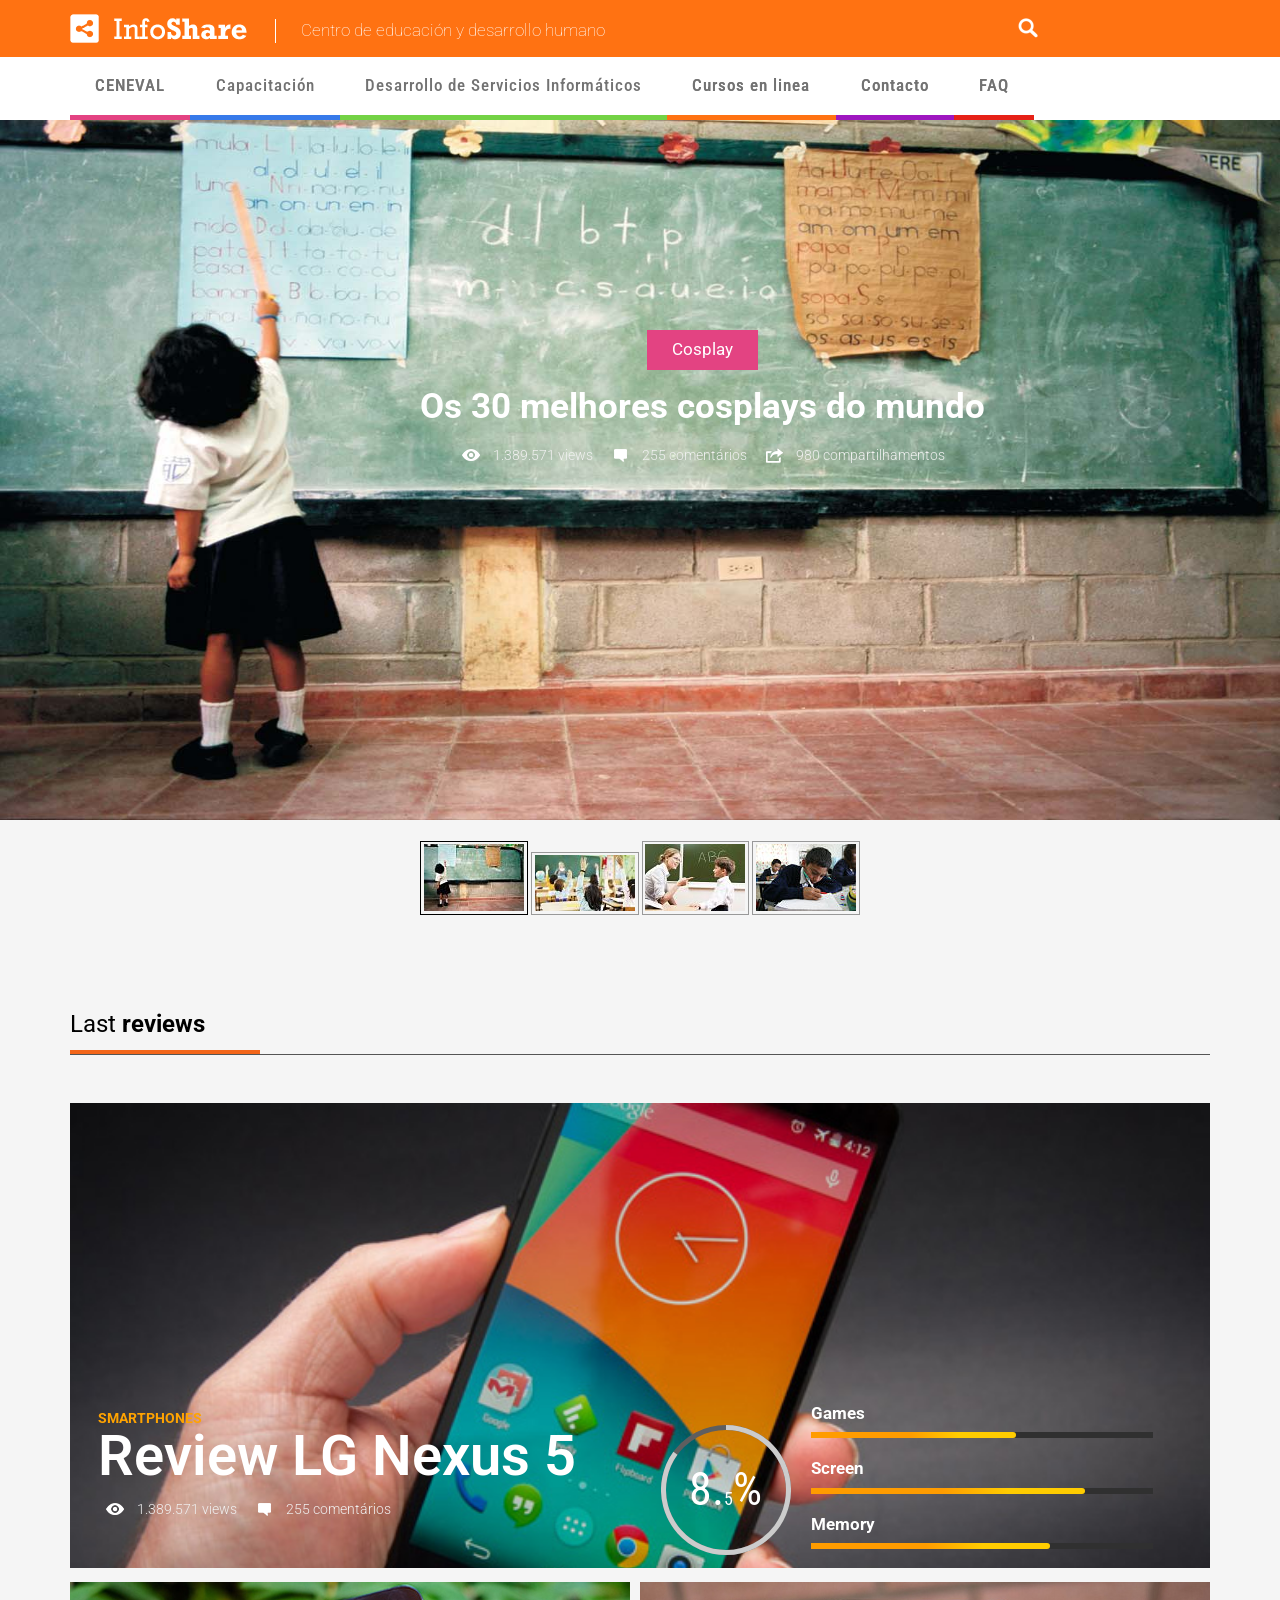
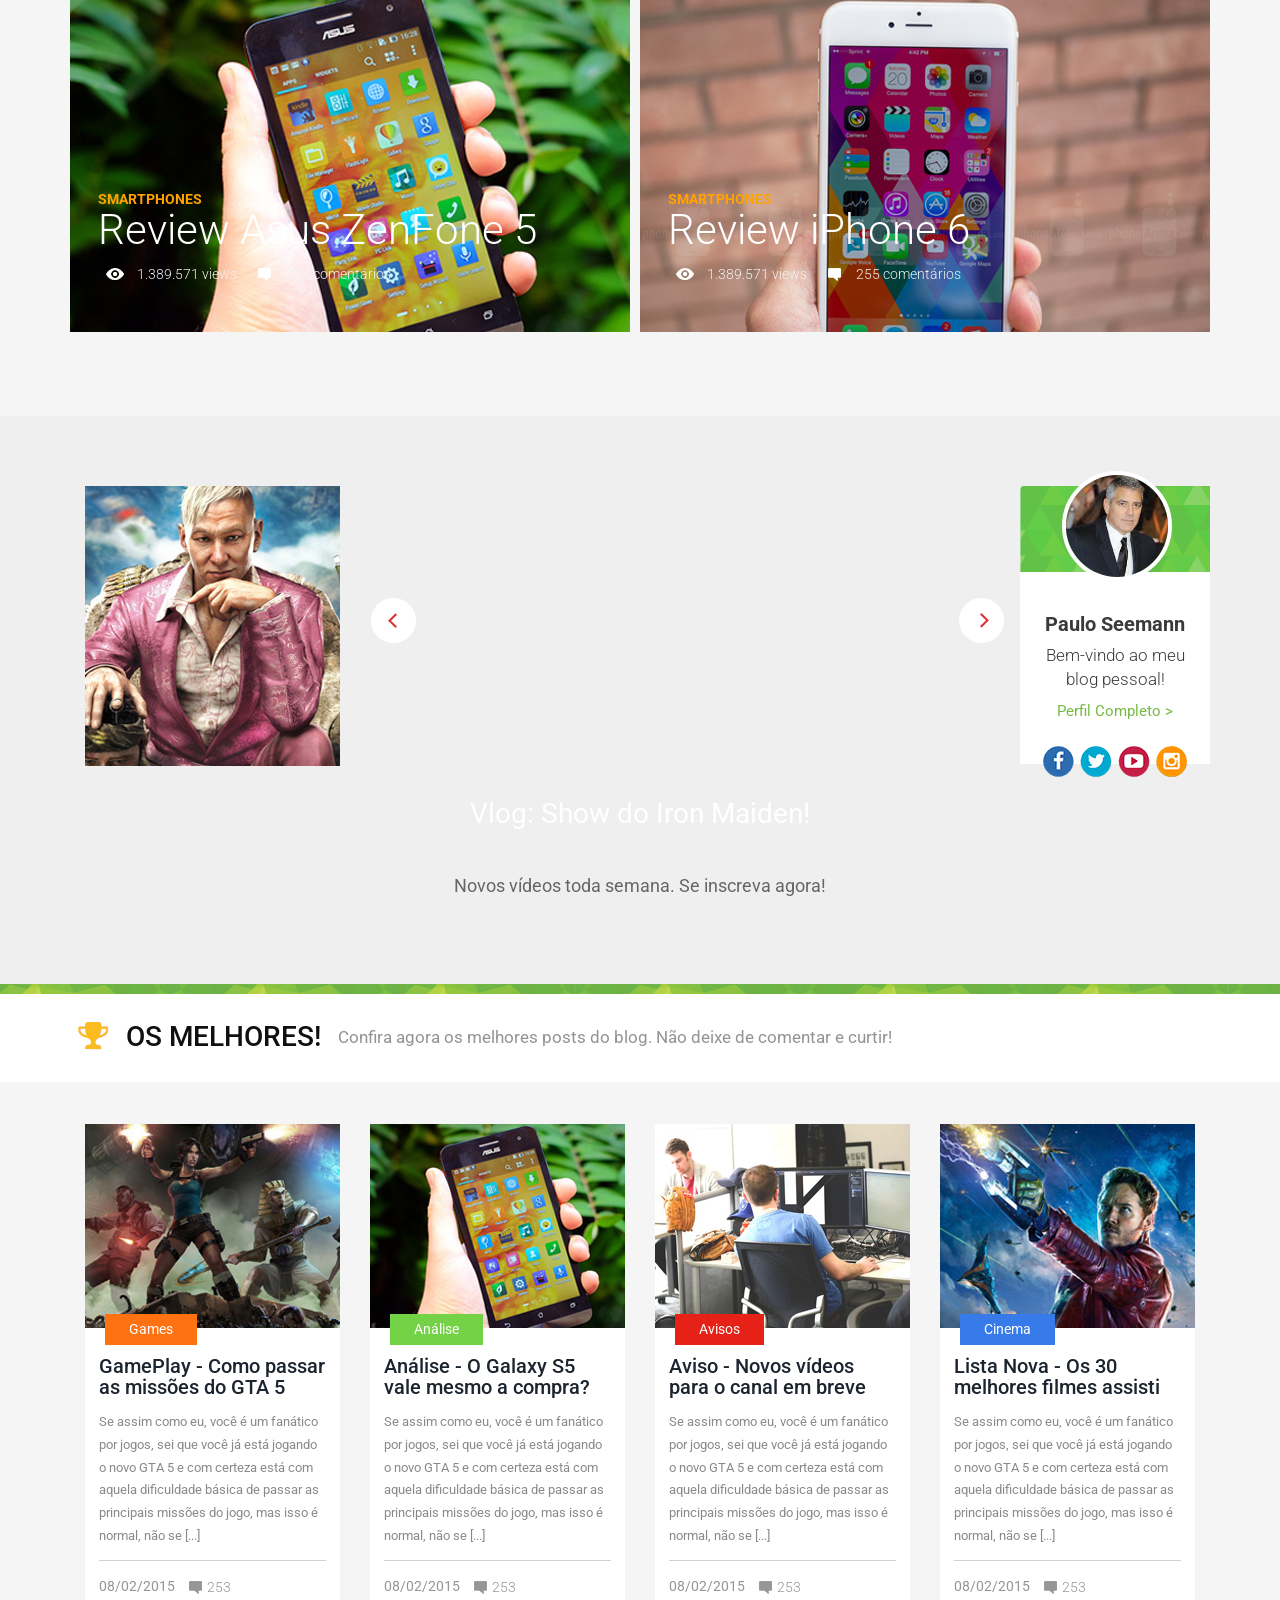
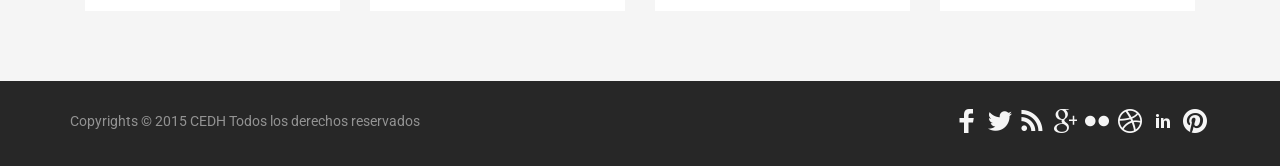
<file: web/index.html>
<!DOCTYPE HTML>
<html>
<head>
<title>Cursos Educativos</title>
<link href="css/bootstrap.css" rel="stylesheet" type="text/css" media="all">
<link href="css/style.css" rel="stylesheet" type="text/css" media="all" />
<meta name="viewport" content="width=device-width, initial-scale=1">
<meta http-equiv="Content-Type" content="text/html; charset=utf-8" />
<meta name="keywords" content="Infoshare Responsive web template, Bootstrap Web Templates, Flat Web Templates, Andriod Compatible web template,
Smartphone Compatible web template, free webdesigns for Nokia, Samsung, LG, SonyErricsson, Motorola web design" />
<script type="application/x-javascript"> addEventListener("load", function() { setTimeout(hideURLbar, 0); }, false); function hideURLbar(){ window.scrollTo(0,1); } </script>
<link href='http://fonts.googleapis.com/css?family=Roboto:400,300,100,500,700,900' rel='stylesheet' type='text/css'>
<link href='http://fonts.googleapis.com/css?family=Roboto+Condensed:400,300,700' rel='stylesheet' type='text/css'>
<script src="js/jquery.min.js"></script>
 <script src="js/responsiveslides.min.js"></script>
  <script>
    // You can also use "$(window).load(function() {"
    $(function () {
      $("#slider").responsiveSlides({
      	auto: true,
        manualControls: '#slider3-pager',
      });
    });
  </script>
</head>
<body>
<!-- banner -->
		<div class="header">
		<div class="container">
			<div class="logo">
				<a href="index.html"><img src="images/logo.png" class="img-responsive" alt=""></a>
			</div>
			<div class="person">
				<p>Centro de educación y desarrollo humano</p>
			</div>
			<div class="search-box">
				<div id="sb-search" class="sb-search">
					<form>
						<input class="sb-search-input" placeholder="Realiza tu busqueda" type="search" name="search" id="search">
						<input class="sb-search-submit" type="submit" value="">
						<span class="sb-icon-search"> </span>
					</form>
				</div>
			</div>
			<!-- search-scripts -->
				<script src="js/classie.js"></script>
				<script src="js/uisearch.js"></script>
				<script>
					new UISearch( document.getElementById( 'sb-search' ) );
				</script>
			<!-- //search-scripts -->

			<div class="clearfix"> </div>
		</div>
		</div>
		<div class="header-bottom">
		<div class="container">
			<div class="head-nav">
					<span class="menu"> </span>
						<ul class="cl-effect-15">
							<li><a class="color2" href="index.html" data-hover="CENEVAL">CENEVAL</a></li>
							<li><a class="color1" href="cinema.html">Capacitación</a></li>
							<li><a class="color3" href="analise.html">Desarrollo de Servicios Informáticos</a></li>
							<li><a class="color4" href="games.html" data-hover="Cursos en linea">Cursos en linea</a></li>
							<li><a class="color6" href="animals.html" data-hover="Contacto">Contacto</a></li>
							<li><a class="color5" href="404.html" data-hover="FAQ">FAQ</a></li>
							<!--<li><a class="color7" href="noticias.html" data-hover="Notícias">Notícias</a></li>
							<li><a class="color8" href="curiosidades.html" data-hover="Curiosidades">Curiosidades</a></li>
							<li><a class="color9" href="reviews.html" data-hover="Reviews">Reviews</a></li> -->
								<div class="clearfix"> </div>
						</ul>
						<!-- script-for-nav -->
					<script>
						$( "span.menu" ).click(function() {
						  $( ".head-nav ul" ).slideToggle(300, function() {
							// Animation complete.
						  });
						});
					</script>
				<!-- script-for-nav -->
				</div>
					<div class="clearfix"> </div>
			</div>
			</div>

<!-- banner -->
 <div class="slider">
	    <!-- Slideshow 3 -->
	    <ul class="rslides" id="slider">
	      <li>
          <div class="caption">
            <a class="morebtn" href="#">Cosplay</a>
            <h1>Os 30 melhores cosplays do mundo</h1>
              <a class="cap" href="#"><i class="eye"> </i><span class="icon_text">1.389.571 views</span></a>
              <a class="cap" href="#"><i class="inter"> </i><span class="icon_text">255 comentários</span></a>
              <a class="cap" href="#"><i class="compart"> </i><span class="icon_text">980 compartilhamentos</span></a>

          </div>
				<img src="images/escolar1.jpg" class="img-responsive" alt="" style="max-height:700px">

		  </li>
	      <li>
				<img src="images/escolar2.jpg" class="img-responsive" alt="" style="max-height:500px">
					<div class="caption">
						<a class="morebtn" href="#">Registrate aquí</a>
						<h1>Examen CENEVAL</h1>
							<a class="cap" href="#"><i class="eye"> </i><span class="icon_text">1.389.571 views</span></a>
							<a class="cap" href="#"><i class="inter"> </i><span class="icon_text">255 comentários</span></a>
							<a class="cap" href="#"><i class="compart"> </i><span class="icon_text">980 compartilhamentos</span></a>
					</div>
			</li>
	      <li>
				<img src="images/escolar3.jpg" class="img-responsive" alt="" style="max-height:500px">
					<div class="caption">
						<a class="morebtn" href="#">Cosplay</a>
						<h1>Os 30 melhores cosplays do mundo</h1>
							<a class="cap" href="#"><i class="eye"> </i><span class="icon_text">1.389.571 views</span></a>
							<a class="cap" href="#"><i class="inter"> </i><span class="icon_text">255 comentários</span></a>
							<a class="cap" href="#"><i class="compart"> </i><span class="icon_text">980 compartilhamentos</span></a>
					</div>
		  </li>
		   <li>
				<img src="images/escolar6.jpg" class="img-responsive" alt="" style="max-height:500px">
					<div class="caption">
						<a class="morebtn" href="#">Cosplay</a>
						<h1>Os 30 melhores cosplays do mundo</h1>
							<a class="cap" href="#"><i class="eye"> </i><span class="icon_text">1.389.571 views</span></a>
							<a class="cap" href="#"><i class="inter"> </i><span class="icon_text">255 comentários</span></a>
							<a class="cap" href="#"><i class="compart"> </i><span class="icon_text">980 compartilhamentos</span></a>
					</div>
		  </li>
	    </ul>
	    <!-- Slideshow 3 Pager -->
	    <ul id="slider3-pager">
	      <li><a href="#"><img src="images/escolar1_opt.jpg" class="img-responsive" alt=""></a></li>
	      <li><a href="#"><img src="images/escolar2_opt.jpg" class="img-responsive" alt=""></a></li>
	      <li><a href="#"><img src="images/escolar3_opt.jpg" class="img-responsive" alt=""></a></li>
		   <li><a href="#"><img src="images/escolar6_opt.jpg" class="img-responsive" alt=""></a></li>
	    </ul>
    </div>
<!-- banner -->
<!-- indica -->
	<!-- <div class="indica">
		<div class="container">
			<div class="col-md-3 dicado">
				<h3>Links <strong>indicados</strong><label3></label3></h3>
					<div class="dicado-top">
						<h5>30 app para download</h5>
					</div>
					<div class="dicado-bottom">
						<div class="dicado-1">
							<h6><a href="#">Funcionários listam coisas ruins de trabalhar no Facebook</a></h6>
							<p class="itac">Paulo Ricardo  |  3 dias atrás</p>
						</div>
						<div class="dicado-1">
							<h6><a href="#">Os melhores filmes para assistir sozinho</a></h6>
							<p class="itac">Paulo Ricardo  |  2 dias atrás</p>
						</div>
						<div class="dicado-1">
							<h6><a href="#">Dicas importantes para comprar um novo smartphone</a></h6>
							<p class="itac">Paulo Ricardo  |  3 dias atrás</p>
						</div>
						<div class="dicado-1">
							<h6><a href="#">Mitos e verdades sobre o tempoque você trabalha</a></h6>
							<p class="itac">Paulo Ricardo  |  7 dias atrás</p>
						</div>
						<div class="dicado-1">
							<h6><a href="#">Configurações necessárias para jogar GTA</a></h6>
							<p class="itac">Paulo Ricardo  |  1 dias atrás</p>
						</div>
						<div class="dicado-1">
							<h6><a href="#">Como formatar seu computador e fazer backup</a></h6>
							<p class="itac">Paulo Ricardo  |  3 dias atrás</p>
						</div>
						<div class="dicado-1">
							<h6><a href="#">Vlog! Show do Iron Maiden e boas notícias</a></h6>
							<p class="itac">Paulo Ricardo  |  3 dias atrás</p>
						</div>
						<div class="dicado-1">
							<h6><a href="#">Mitos e verdades sobre o tempo que você trabalha</a></h6>
							<p class="itac">Paulo Ricardo  |  2 dias atrás</p>
						</div>
					</div>
			</div> -->
			<!-- <div class="col-md-6 posta">
				<h3>Postagens <strong>recentes</strong><label1></label1></h3>
				<div class="posta-top">
					<div class="posta-1">
						<div class="posta-left">
							<a href="single.html"><img src="images/7.jpg" class="img-responsive" alt=""></a>
						</div>
						<div class="posta-right">
							<h4><a href="single.html">Vírus no celular, como resolver esse problema?</a></h4>
							<p>Obviamente é fato que estamos vulneráveis na internet e até em dispositivos externos.</p>
							<p class="itac">Paulo Ricardo  |  1 dias atrás</p>
						</div>
						<div class="clearfix"> </div>
						<a class="anabtn" href="single.html">Análise</a>
					</div>
					<div class="posta-1">
						<div class="posta-left">
							<a href="single.html"><img src="images/9.jpg" class="img-responsive" alt=""></a>
						</div>
						<div class="posta-right">
							<h4><a href="single.html">Far Cry 3: Zerando o jogo de uma maneira simples!</a></h4>
							<p>Sempre que poso, eu ajudo vocês com alguns jogos.Dessa vez, eu fiz uma análise de FC3.</p>
							<p class="itac">Paulo Ricardo  |  1 dias atrás</p>
						</div>
						<div class="clearfix"> </div>
						<a class="gambtn" href="single.html">Games</a>
					</div>
					<div class="posta-1">
						<div class="posta-left">
							<iframe src="https://player.vimeo.com/video/77485117" width="100%" height="137" frameborder="0" webkitallowfullscreen mozallowfullscreen allowfullscreen></iframe>
						</div>
						<div class="posta-right">
							<h4><a href="single.html">Youtube volta a mostrar os anúncios mais longos?</a></h4>
							<p>Obviamente é fato que estamos vulneráveis na internet e até em dispositivos externos.</p>
							<p class="itac">Paulo Ricardo  |  1 dias atrás</p>
						</div>
						<div class="clearfix"> </div>
						<a class="Curbtn" href="single.html">Curiosidades</a>
					</div>
					<div class="posta-1">
						<div class="posta-left">
							<a href="single.html"><img src="images/10.jpg" class="img-responsive" alt=""></a>
						</div>
						<div class="posta-right">
							<h4><a href="single.html">Os 30 animais mais bonitos do mundo</a></h4>
							<p>Sempre que poso, eu ajudo vocês com alguns jogos. Dessa vez, eu fiz uma análise de FC3.</p>
							<p class="itac">Paulo Ricardo  |  1 dias atrás</p>
						</div>
						<div class="clearfix"> </div>
						<a class="Anibtn" href="single.html">Animais</a>
					</div>
					<div class="posta-1">
						<div class="posta-left">
							<a href="single.html"><img src="images/11.jpg" class="img-responsive" alt=""></a>
						</div>
						<div class="posta-right">
							<h4><a href="single.html">GamePlay - Como passar as missões do GTA 5 </a></h4>
							<p>Sempre que poso, eu ajudo vocês com alguns jogos. Dessa vez, eu fiz uma análise de FC3.</p>
							<p class="itac">Paulo Ricardo  |  1 dias atrás</p>
						</div>
						<div class="clearfix"> </div>
						<a class="gambtn" href="single.html">Games</a>
					</div>
				</div>
			</div>
			<div class="col-md-3 redes">
				<h3>Redes <strong>sociais</strong><label2></label2></h3>
						<div class="redes-1">
							<div class="redes-top">
								<div class="redes-left">
									<h4>facebook</h4>
								</div>
								<div class="redes-right">
									<div class="fb-like" data-href="https://developers.facebook.com/w3layouts" data-layout="button" data-action="like" data-show-faces="true" data-share="false"></div>
									<div id="fb-root"></div>
										<script>(function(d, s, id) {
										  var js, fjs = d.getElementsByTagName(s)[0];
										  if (d.getElementById(id)) return;
										  js = d.createElement(s); js.id = id;
										  js.src = "//connect.facebook.net/en_US/sdk.js#xfbml=1&version=v2.3";
										  fjs.parentNode.insertBefore(js, fjs);
										}(document, 'script', 'facebook-jssdk'));</script>
								</div>
								<div class="clearfix"> </div>
							</div>
							<div class="redes-bottom">
								<h6>2.959.571</h6>
							</div>
							<div class="redes-bottom1">
							</div>
						</div>
						<div class="redes-1">
							<div class="redes-top2">
								<div class="redes-left">
									<h4>twitter</h4>
								</div>
								<div class="redes-right">
									<a class="twitter-share-button" href="https://twitter.com/w3layouts"
										  data-related="twitterdev"
										  data-size="small"
										  data-count="none">
										Tweet
										</a>
										<script>
										window.twttr=(function(d,s,id){var js,fjs=d.getElementsByTagName(s)[0],t=window.twttr||{};if(d.getElementById(id))return;js=d.createElement(s);js.id=id;js.src="https://platform.twitter.com/widgets.js";fjs.parentNode.insertBefore(js,fjs);t._e=[];t.ready=function(f){t._e.push(f);};return t;}(document,"script","twitter-wjs"));
										</script>
								</div>
								<div class="clearfix"> </div>
							</div>
							<div class="redes-bottom">
								<h6>1.258.456</h6>
							</div>
							<div class="redes-bottom2">
							</div>
						</div>
						<div class="ultimas">
							<h3>Últimas <strong>notícias</strong><label4></label4></h3>
							<div class="ultimas-top">
								<span>01</span><h5>Novo satélite da Nasa irá contr ibuir para previsão do tempo</h5>
								<div class="clearfix"> </div>
							</div>
							<div class="ultimas-top">
								<span>02</span><h5>Mais de um bilhão Android foram vendidos em 2014</h5>
								<div class="clearfix"> </div>
							</div>
							<div class="ultimas-top">
								<span>03</span><h5>Lista revela todos os filmes que o cinema em 2015</h5>
								<div class="clearfix"> </div>
							</div>
							<div class="ultimas-top">
								<span>04</span><h5>Mercado de design cresce 80% e se mais de 40 mil vagas</h5>
								<div class="clearfix"> </div>
							</div>
						</div>
			</div>
				<div class="clearfix"> </div>
		</div>
	</div> -->
<!-- indica -->
<!-- last -->
	<div class="last">
		<div class="container">
			<h3>Last <strong>reviews</strong><label4></label4></h3>
				<div class="review">
					<div class="col-md-6 review-left">
						<h6>SMARTPHONES</h6>
						<h2>Review LG Nexus 5</h2>
						<a class="cap" href="#"><i class="eye"> </i><span class="icon_text">1.389.571 views</span></a>
						<a class="cap" href="#"><i class="inter"> </i><span class="icon_text">255 comentários</span></a>
					</div>
					<div class="col-md-6 review-right">
						<div class="skill-grid">
							<div class="every" id="circles-1"></div>
						</div>
<!---->
				 <script type="text/javascript" src="js/circles.js"></script>
					         <script>
								var colors = [
										['#5e5e5f', '#cccccc'], ['#5e5e5f', '#cccccc'], ['#5e5e5f', '#cccccc']
									];
								for (var i = 1; i <= 75; i++) {
									var child = document.getElementById('circles-' + i),
										percentage = 75 + (i * 10);

									Circles.create({
										id:         child.id,
										percentage: percentage,
										radius:     65,
										width:      5,
										number:   	percentage / 10,
										text:       '%',
										colors:     colors[i - 1]
									});
								}

				</script>
				<!--/-->
					<div class="green-about">
							<div class="about-green">
								<h6>Games</h6>
								<div class="content-green">
									<div style="width:60%;">
									</div>
								 </div>
							</div>
							<div class="about-green">
								<h6>Screen</h6>
								<div class="content-green">
									<div style="width:80%;">
									</div>
								 </div>
							</div>
							<div class="about-green">
								<h6>Memory</h6>
								<div class="content-green">
									<div style="width:70%;">
									</div>
								 </div>
							</div>
						</div>
						<div class="clearfix"> </div>
					</div>
					<div class="clearfix"> </div>
				</div>
				<div class="review-top">
					<div class="col-md-6 rev-left">
						<h6>SMARTPHONES</h6>
						<h4>Review Asus ZenFone 5</h4>
						<a class="cap" href="#"><i class="eye"> </i><span class="icon_text">1.389.571 views</span></a>
						<a class="cap" href="#"><i class="inter"> </i><span class="icon_text">255 comentários</span></a>
					</div>
					<div class="col-md-6 rev-right">
						<h6>SMARTPHONES</h6>
						<h4>Review iPhone 6</h4>
						<a class="cap" href="#"><i class="eye"> </i><span class="icon_text">1.389.571 views</span></a>
						<a class="cap" href="#"><i class="inter"> </i><span class="icon_text">255 comentários</span></a>
					</div>
					<div class="clearfix"> </div>
				</div>
		</div>
	</div>
<!-- last -->
<!-- vlog -->
<div class="vlog">
	<div class="container">
		<div class="col-md-3 vl-1">
			<img src="images/17.jpg" class="img-responsive" alt="">
		</div>
		<div class="col-md-7 vl-2">
		<div class="wmuSlider example1 section" id="section-1">
			   <article style="position: absolute; width: 100%; opacity: 0;">
				   <div class="bottom-slide">
							<iframe width="100%" height="280" src="https://www.youtube.com/embed/OBa4RKahYTE" frameborder="0" allowfullscreen></iframe>
					</div>
				</article>
				 <article style="position: absolute; width: 100%; opacity: 0;">
					<div class="bottom-slide">
							<iframe width="100%" height="280" src="https://www.youtube.com/embed/canlME7YMf0" frameborder="0" allowfullscreen></iframe>
					</div>
				</article>
				 <article style="position: absolute; width: 100%; opacity: 0;">
					<div class="bottom-slide">
							<iframe width="100%" height="280" src="https://www.youtube.com/embed/OBa4RKahYTE" frameborder="0" allowfullscreen></iframe>
					</div>
				</article>

		  </div>

		<!-- script -->
          <script src="js/jquery.wmuSlider.js"></script>
			<script>
       			$('.example1').wmuSlider();
   		    </script>
			<!-- script -->

		</div>
		<div class="col-md-2 vlog-left">
			<div class="vlog-lft-top">
				<img src="images/man.jpg" class="img-responsive" alt="">
			</div>
			<div class="vlog-lft-bottom">
				<h4>Paulo Seemann</h4>
				<p>Bem-vindo ao meu blog pessoal!</p>
				<a class="perbtn" href="#">Perfil Completo ></a>
				<div class="socia">
				    <ul>
						<li><a href="#"><i class="facebk"> </i></a></li>
						<li><a href="#"><i class="twiter"> </i></a></li>
						<li><a href="#"><i class="youtub"> </i></a></li>
						<li><a href="#"><i class="pp"> </i></a></li>
								<div class="clearfix"></div>
					</ul>
				</div>
			</div>
		</div>
		<div class="clearfix"> </div>
		<h3>Vlog: Show do Iron Maiden!</h3>
		<h6>Novos vídeos toda semana. Se inscreva agora!</h6>
	</div>
</div>
<!-- vlog -->
<i class="line"> </i>
<!-- melhores -->
	<div class="melhores">
		<div class="container">
			<li><i class="cup"> </i></li>
			<li><h3>OS MELHORES!</h3></li>
			<li><p>Confira agora os melhores posts do blog. Não deixe de comentar e curtir!</p></li>
			<div class="clearfix"></div>
		</div>
	</div>
<!-- melhores -->
<!-- comopasser -->
	<div class="comopasser">
		<div class="container">
			<div class="col-md-3 comopasser-top">
				<a href="single.html"><img src="images/15.jpg" class="img-responsive" alt=""></a>
				<a class="gamsbtn" href="single.html">Games</a>
				<div class="comopasser-bottom">
					<h3><a href="single.html">GamePlay - Como passar as missões do GTA 5</a></h3>
					<p>Se assim como eu, você é um fanático por jogos, sei que você já está jogando o novo GTA 5 e com certeza está com aquela dificuldade básica de passar as principais missões do jogo, mas isso é normal, não se  [...]</p>
						<div class="curtir">
							<li>08/02/2015</li>
							<li><div class="fb-share-button" data-href="https://developers.facebook.com/w3layouts/" data-layout="button_count"></div>
							<div id="fb-root"></div>
							<script>(function(d, s, id) {
							  var js, fjs = d.getElementsByTagName(s)[0];
							  if (d.getElementById(id)) return;
							  js = d.createElement(s); js.id = id;
							  js.src = "//connect.facebook.net/en_US/sdk.js#xfbml=1&version=v2.3";
							  fjs.parentNode.insertBefore(js, fjs);
							}(document, 'script', 'facebook-jssdk'));</script></li>
							<li><a class="cap" href="#"><i class="inter1"> </i><span class="icon_text1">253</span></a></li>
						</div>
				</div>
			</div>
			<div class="col-md-3 comopasser-top">
				<a href="single.html"><img src="images/16.jpg" class="img-responsive" alt=""></a>
				<a class="anasbtn" href="single.html">Análise</a>
				<div class="comopasser-bottom">
					<h3><a href="single.html">Análise - O Galaxy S5 vale mesmo a compra?</a></h3>
					<p>Se assim como eu, você é um fanático por jogos, sei que você já está jogando o novo GTA 5 e com certeza está com aquela dificuldade básica de passar as principais missões do jogo, mas isso é normal, não se  [...]</p>
						<div class="curtir">
							<li>08/02/2015</li>
							<li><div class="fb-share-button" data-href="https://developers.facebook.com/w3layouts/" data-layout="button_count"></div>
							<div id="fb-root"></div>
							<script>(function(d, s, id) {
							  var js, fjs = d.getElementsByTagName(s)[0];
							  if (d.getElementById(id)) return;
							  js = d.createElement(s); js.id = id;
							  js.src = "//connect.facebook.net/en_US/sdk.js#xfbml=1&version=v2.3";
							  fjs.parentNode.insertBefore(js, fjs);
							}(document, 'script', 'facebook-jssdk'));</script></li>
							<li><a class="cap" href="#"><i class="inter1"> </i><span class="icon_text1">253</span></a></li>
						</div>
				</div>
			</div>
			<div class="col-md-3 comopasser-top">
				<a href="single.html"><img src="images/25.jpg" class="img-responsive" alt=""></a>
				<a class="avisbtn" href="single.html">Avisos</a>
				<div class="comopasser-bottom">
					<h3><a href="single.html">Aviso - Novos vídeos para o canal em breve </a></h3>
					<p>Se assim como eu, você é um fanático por jogos, sei que você já está jogando o novo GTA 5 e com certeza está com aquela dificuldade básica de passar as principais missões do jogo, mas isso é normal, não se  [...]</p>
						<div class="curtir">
							<li>08/02/2015</li>
							<li><div class="fb-share-button" data-href="https://developers.facebook.com/w3layouts/" data-layout="button_count"></div>
							<div id="fb-root"></div>
							<script>(function(d, s, id) {
							  var js, fjs = d.getElementsByTagName(s)[0];
							  if (d.getElementById(id)) return;
							  js = d.createElement(s); js.id = id;
							  js.src = "//connect.facebook.net/en_US/sdk.js#xfbml=1&version=v2.3";
							  fjs.parentNode.insertBefore(js, fjs);
							}(document, 'script', 'facebook-jssdk'));</script></li>
							<li><a class="cap" href="#"><i class="inter1"> </i><span class="icon_text1">253</span></a></li>
						</div>
				</div>
			</div>
			<div class="col-md-3 comopasser-top">
				<a href="single.html"><img src="images/19.jpg" class="img-responsive" alt=""></a>
				<a class="cinmsbtn" href="single.html">Cinema</a>
				<div class="comopasser-bottom">
					<h3><a href="single.html">Lista Nova - Os 30 melhores filmes assisti</a></h3>
					<p>Se assim como eu, você é um fanático por jogos, sei que você já está jogando o novo GTA 5 e com certeza está com aquela dificuldade básica de passar as principais missões do jogo, mas isso é normal, não se  [...]</p>
						<div class="curtir">
							<li>08/02/2015</li>
							<li><div class="fb-share-button" data-href="https://developers.facebook.com/w3layouts/" data-layout="button_count"></div>
							<div id="fb-root"></div>
							<script>(function(d, s, id) {
							  var js, fjs = d.getElementsByTagName(s)[0];
							  if (d.getElementById(id)) return;
							  js = d.createElement(s); js.id = id;
							  js.src = "//connect.facebook.net/en_US/sdk.js#xfbml=1&version=v2.3";
							  fjs.parentNode.insertBefore(js, fjs);
							}(document, 'script', 'facebook-jssdk'));</script></li>
							<li><a class="cap" href="#"><i class="inter1"> </i><span class="icon_text1">253</span></a></li>
						</div>
				</div>
			</div>
				<div class="clearfix"></div>
		</div>
	</div>
<!-- comopasser -->
<!-- footer -->
	<div class="footer">
		<div class="container">
			<p>Copyrights © 2015 CEDH Todos los derechos reservados</p>
			<div class="social">
				<ul>
					<li><a href="#"><i class="facebk1"> </i></a></li>
					<li><a href="#"><i class="twiter1"> </i></a></li>
					<li><a href="#"><i class="rss"> </i></a></li>
					<li><a href="#"><i class="gopl"> </i></a></li>
					<li><a href="#"><i class="flik"> </i></a></li>
					<li><a href="#"><i class="drible"> </i></a></li>
					<li><a href="#"><i class="in"> </i></a></li>
					<li><a href="#"><i class="pp1"> </i></a></li>
						<div class="clearfix"></div>
				</ul>
			</div>
			<div class="clearfix"></div>
		</div>
	</div>
<!-- footer -->
</body>
</html>
</file>
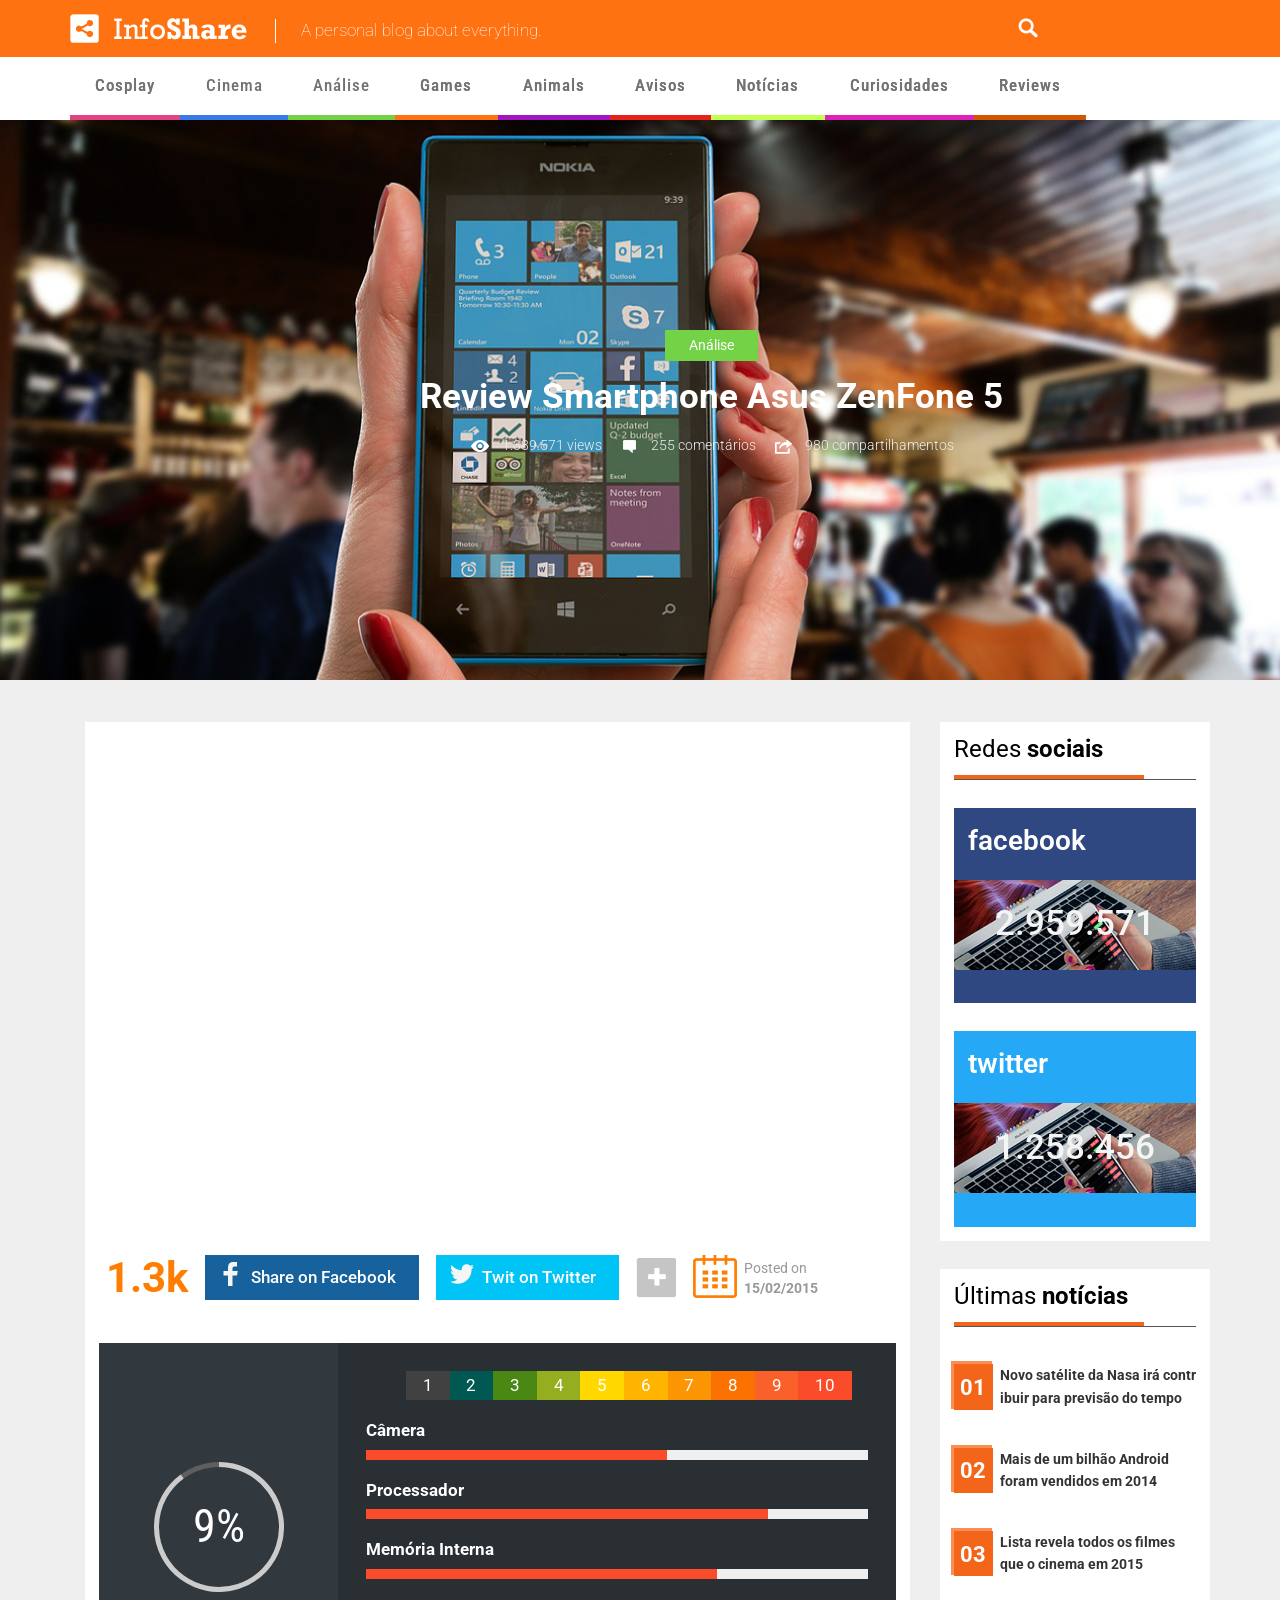
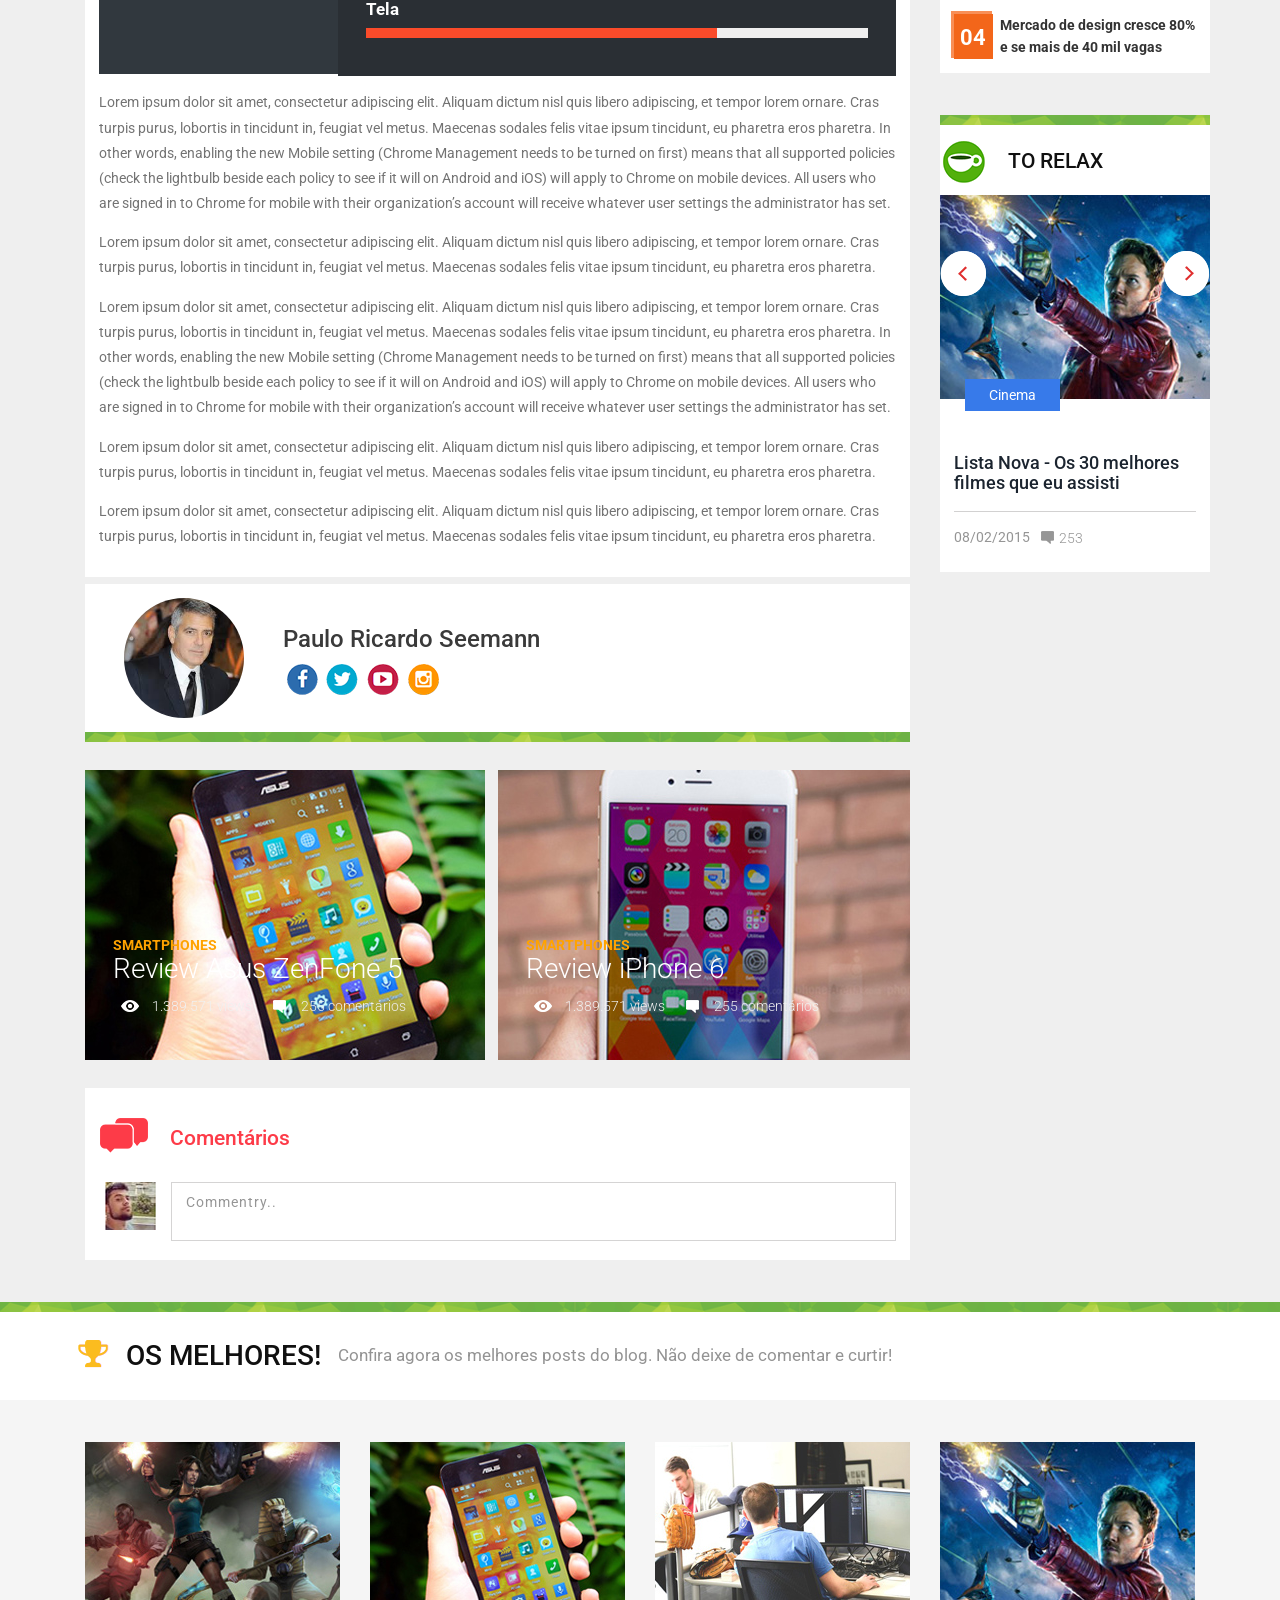
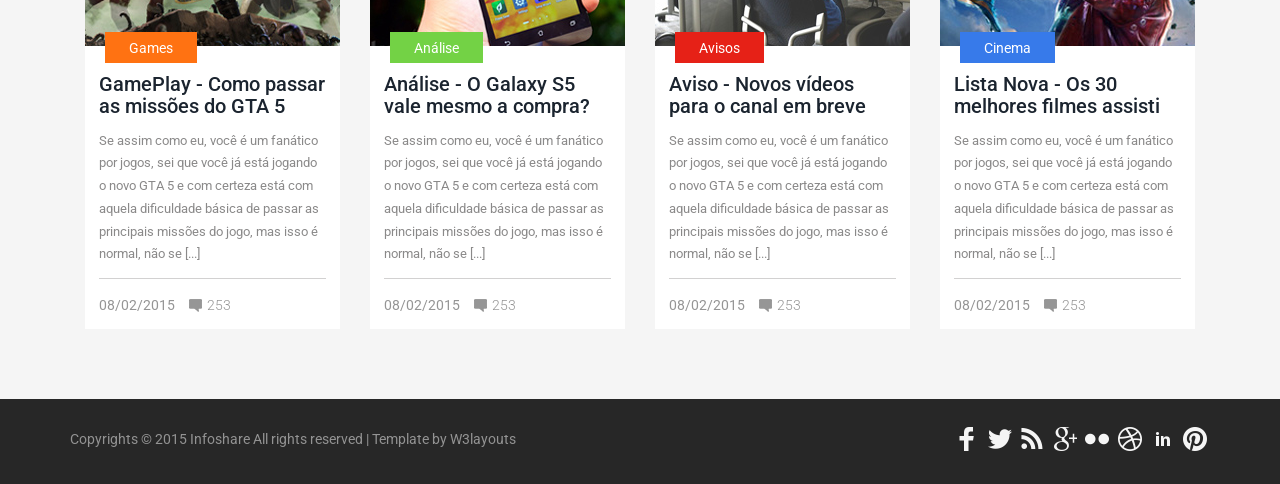
<file: web/analise.html>
<!--
Author: W3layouts
Author URL: http://w3layouts.com
License: Creative Commons Attribution 3.0 Unported
License URL: http://creativecommons.org/licenses/by/3.0/
-->
<!DOCTYPE HTML>
<html>
<head>
<title>Infoshare a Entertainment Category Flat Bootstarp Responsive Website Template | Analise :: w3layouts</title>
<link href="css/bootstrap.css" rel="stylesheet" type="text/css" media="all">
<link href="css/style.css" rel="stylesheet" type="text/css" media="all" />
<meta name="viewport" content="width=device-width, initial-scale=1">
<meta http-equiv="Content-Type" content="text/html; charset=utf-8" />
<meta name="keywords" content="Infoshare Responsive web template, Bootstrap Web Templates, Flat Web Templates, Andriod Compatible web template, 
Smartphone Compatible web template, free webdesigns for Nokia, Samsung, LG, SonyErricsson, Motorola web design" />
<script type="application/x-javascript"> addEventListener("load", function() { setTimeout(hideURLbar, 0); }, false); function hideURLbar(){ window.scrollTo(0,1); } </script>
<link href='http://fonts.googleapis.com/css?family=Roboto:400,300,100,500,700,900' rel='stylesheet' type='text/css'>
<link href='http://fonts.googleapis.com/css?family=Roboto+Condensed:400,300,700' rel='stylesheet' type='text/css'>
<script src="js/jquery.min.js"></script>
 <script src="js/responsiveslides.min.js"></script>
 <link rel="stylesheet" href="css/swipebox.css">
  <script>
    // You can also use "$(window).load(function() {"
    $(function () {
      $("#slider").responsiveSlides({
      	auto: true,
        manualControls: '#slider3-pager',
      });
    });
  </script>
  <!------ Light Box ------>
    <script src="js/jquery.swipebox.min.js"></script> 
    <script type="text/javascript">
		jQuery(function($) {
			$(".swipebox").swipebox();
		});
	</script>
    <!------ Eng Light Box ------
</head>
<body>
<!-- banner -->
		<div class="header">
		<div class="container">
			<div class="logo">
				<a href="index.html"><img src="images/logo.png" class="img-responsive" alt=""></a>
			</div>
			<div class="person">
				<p>A personal blog about everything.</p>
			</div>
			<div class="search-box">
				<div id="sb-search" class="sb-search">
					<form>
						<input class="sb-search-input" placeholder="Enter your search term..." type="search" name="search" id="search">
						<input class="sb-search-submit" type="submit" value="">
						<span class="sb-icon-search"> </span>
					</form>
				</div>
			</div>
			<!-- search-scripts -->
				<script src="js/classie.js"></script>
				<script src="js/uisearch.js"></script>
				<script>
					new UISearch( document.getElementById( 'sb-search' ) );
				</script>
			<!-- //search-scripts -->

			<div class="clearfix"> </div>
		</div>
		</div>
		<div class="header-bottom">
		<div class="container">
			<div class="head-nav">
					<span class="menu"> </span>
						<ul class="cl-effect-15">
							<li><a class="color2" href="index.html" data-hover="Cosplay">Cosplay</a></li>
							<li><a class="color1" href="cinema.html">Cinema</a></li>
							<li><a class="color3" href="analise.html">Análise</a></li>
							<li><a class="color4" href="games.html" data-hover="Games">Games</a></li>
							<li><a class="color6" href="animals.html" data-hover="Animals">Animals</a></li>
							<li><a class="color5" href="404.html" data-hover="Avisos">Avisos</a></li>
							<li><a class="color7" href="noticias.html" data-hover="Notícias">Notícias</a></li>
							<li><a class="color8" href="curiosidades.html" data-hover="Curiosidades">Curiosidades</a></li>
							<li><a class="color9" href="reviews.html" data-hover="Reviews">Reviews</a></li>
								<div class="clearfix"> </div>
						</ul>
						<!-- script-for-nav -->
					<script>
						$( "span.menu" ).click(function() {
						  $( ".head-nav ul" ).slideToggle(300, function() {
							// Animation complete.
						  });
						});
					</script>
				<!-- script-for-nav --> 
				</div>
					<div class="clearfix"> </div>
			</div>
			</div>
				
<!-- banner -->
 <div class="slider">
	    <!-- Slideshow 3 -->
	    <ul class="rslides" id="slider">
	      <li>
				<img src="images/2.jpg" class="img-responsive" alt="">
					<div class="caption">
						<a class="analazbtn" href="#">Análise</a>
						<h1>Review Smartphone Asus ZenFone 5</h1>
							<a class="cap" href="#"><i class="eye"> </i><span class="icon_text">1.389.571 views</span></a>
							<a class="cap" href="#"><i class="inter"> </i><span class="icon_text">255 comentários</span></a>
							<a class="cap" href="#"><i class="compart"> </i><span class="icon_text">980 compartilhamentos</span></a>
									
					</div>
		  </li>
	    </ul>
    </div>
<!-- banner -->	
<!-- animais -->
	<div class="animais">
		<div class="container">
			<div class="col-md-9 cnma">
			<div class="analize">
				<iframe src="https://player.vimeo.com/video/97646746" width="100%" height="472" frameborder="0" webkitallowfullscreen mozallowfullscreen allowfullscreen></iframe>
				<div class="f-shar">
					<ul>
						<li><h6>1.3k</h6></li>
						<li class="s-fb"><a class="shre" href="#"><i class="fb"> </i><span class="icon_text2">Share on Facebook</span></a></li>
						<li class="s-twt"><a class="shre" href="#"><i class="twt"> </i><span class="icon_text2">Twit on Twitter</span></a></li>
						<li><a class="shre" href="#"><i class="plus"> </i></a></li>
						<li><a class="shre" href="#"><i class="date"> </i><span class="icon_text3">Posted on <br><strong>15/02/2015</strong></span></a></li>
					</ul>
				</div>
				<div class="revell">
						<div class="skill-grid1">
							<div class="every" id="circles-1"><div class="circles-wrp" style="position:relative; display:inline-block;"><svg width="130" height="130"><path fill="transparent" stroke="#5e5e5f" stroke-width="5" d="M 64.98727042476905 2.5000012963366984 A 62.5 62.5 0 1 1 64.91318875387053 2.500060289568715 Z"></path><path fill="transparent" stroke="#cccccc" stroke-width="5" d="M 64.98727042476905 2.5000012963366984 A 62.5 62.5 0 1 1 14.402985052929495 28.309509700115434 "></path></svg><div class="circles-text-wrp" style="position:absolute; top:0; left:0; text-align:center; width:100%; font-size:45.5px; height:130px; line-height:130px;"><span class="circles-number"><span class="circles-number">8.<span style="font-size:.4em">5</span></span></span><span class="circles-text">%</span></div></div></div>									
						</div>	
<!---->
				 <script type="text/javascript" src="js/circles.js"></script>
					         <script>
								var colors = [
										['#5e5e5f', '#cccccc'], ['#5e5e5f', '#cccccc'], ['#5e5e5f', '#cccccc']
									];
								for (var i = 1; i <= 80; i++) {
									var child = document.getElementById('circles-' + i),
										percentage = 80 + (i * 10);
										
									Circles.create({
										id:         child.id,
										percentage: percentage,
										radius:     65,
										width:      5,
										number:   	percentage / 10,
										text:       '%',
										colors:     colors[i - 1]
									});
								}
						
				</script>
				<!--/-->
					<div class="green-about1">
						<ul>
							<li class="one"><a href="#">1</a></li>
							<li class="two"><a href="#">2</a></li>
							<li class="three"><a href="#">3</a></li>
							<li class="four"><a href="#">4</a></li>
							<li class="five"><a href="#">5</a></li>
							<li class="six"><a href="#">6</a></li>
							<li class="seven"><a href="#">7</a></li>
							<li class="eight"><a href="#">8</a></li>
							<li class="nine"><a href="#">9</a></li>
							<li class="ten"><a href="#">10</a></li>
							<div class="clearfix"> </div>
						</ul>
							<div class="about-green">
								<h6>Câmera</h6>							
								<div class="content-green1">
									<div style="width:60%;">
									</div>
								 </div>
							</div>	
							<div class="about-green">
								<h6>Processador</h6>							
								<div class="content-green1">
									<div style="width:80%;">
									</div>
								 </div>
							</div>	
							<div class="about-green">
								<h6>Memória Interna</h6>							
								<div class="content-green1">
									<div style="width:70%;">
									</div>
								 </div>
							</div>	
							<div class="about-green">
								<h6>Tela</h6>							
								<div class="content-green1">
									<div style="width:70%;">
									</div>
								 </div>
							</div>	
						</div>	
						<div class="clearfix"> </div>
					</div>
					<p>Lorem ipsum dolor sit amet, consectetur adipiscing elit. Aliquam dictum nisl quis libero adipiscing, et tempor lorem ornare. Cras turpis purus, lobortis in tincidunt in, feugiat vel metus. Maecenas sodales felis vitae ipsum tincidunt, eu pharetra eros pharetra. In other words, enabling the new Mobile setting (Chrome Management needs to be turned on first) means that all supported policies (check the lightbulb beside each policy to see if it will on Android and iOS) will apply to Chrome on mobile devices. All users who are signed in to Chrome for mobile with their organization’s account will receive whatever user settings the administrator has set.</p>
					<p>Lorem ipsum dolor sit amet, consectetur adipiscing elit. Aliquam dictum nisl quis libero adipiscing, et tempor lorem ornare. Cras turpis purus, lobortis in tincidunt in, feugiat vel metus. Maecenas sodales felis vitae ipsum tincidunt, eu pharetra eros pharetra.</p>
					<p class="d-para">Lorem ipsum dolor sit amet, consectetur adipiscing elit. Aliquam dictum nisl quis libero adipiscing, et tempor lorem ornare. Cras turpis purus, lobortis in tincidunt in, feugiat vel metus. Maecenas sodales felis vitae ipsum tincidunt, eu pharetra eros pharetra. In other words, enabling the new Mobile setting (Chrome Management needs to be turned on first) means that all supported policies (check the lightbulb beside each policy to see if it will on Android and iOS) will apply to Chrome on mobile devices. All users who are signed in to Chrome for mobile with their organization’s account will receive whatever user settings the administrator has set.</p>
					<p class="d-para">Lorem ipsum dolor sit amet, consectetur adipiscing elit. Aliquam dictum nisl quis libero adipiscing, et tempor lorem ornare. Cras turpis purus, lobortis in tincidunt in, feugiat vel metus. Maecenas sodales felis vitae ipsum tincidunt, eu pharetra eros pharetra.</p>
					<p class="d-para">Lorem ipsum dolor sit amet, consectetur adipiscing elit. Aliquam dictum nisl quis libero adipiscing, et tempor lorem ornare. Cras turpis purus, lobortis in tincidunt in, feugiat vel metus. Maecenas sodales felis vitae ipsum tincidunt, eu pharetra eros pharetra.</p>
			</div>
				<div class="paulo">
					<div class="paulo-left">
						<img src="images/man.jpg" class="img-responsive" alt="">
					</div>
					<div class="paulo-right">
						<h4>Paulo Ricardo Seemann</h4>
						<div class="socia-ani">
							<ul>
								<li><a href="#"><i class="facebk"> </i></a></li>
								<li><a href="#"><i class="twiter"> </i></a></li>
								<li><a href="#"><i class="youtub"> </i></a></li>
								<li><a href="#"><i class="pp"> </i></a></li>
									<div class="clearfix"></div>	
							</ul>
						</div>
					</div>
					<div class="clearfix"> </div>
				</div>
				<i class="line"> </i>
					<div class="como">
				<div class="anaal">
					<div class="col-md-6 rev-left1">
						<h6>SMARTPHONES</h6>
						<h4>Review Asus ZenFone 5</h4>
						<a class="cap" href="#"><i class="eye"> </i><span class="icon_text">1.389.571 views</span></a>
						<a class="cap" href="#"><i class="inter"> </i><span class="icon_text">255 comentários</span></a>
					</div>
					<div class="col-md-6 rev-right1">
						<h6>SMARTPHONES</h6>
						<h4>Review iPhone 6</h4>
						<a class="cap" href="#"><i class="eye"> </i><span class="icon_text">1.389.571 views</span></a>
						<a class="cap" href="#"><i class="inter"> </i><span class="icon_text">255 comentários</span></a>
					</div>
					<div class="clearfix"> </div>
				</div>
				<div class="clearfix"> </div>
					</div>
					<div class="commts">
						<div class="com">
							<i class="comt"> </i><h4>Comentários</h4>
							<div class="clearfix"> </div>
						</div>
						<div class="commts-left">
							<img src="images/men.png" class="img-responsive" alt="">
						</div>
						<div class="commts-right">
							<textarea value="Message" onfocus="this.value = '';" onblur="if (this.value == '') {this.value = 'Commentry';}">Commentry..</textarea>
						</div>
						<div class="clearfix"> </div>
					</div>
					
			</div>
			<div class="col-md-3 redes">
			<div class="red-1">
				<h3>Redes <strong>sociais</strong><label2></label2></h3>
						<div class="redes-1">
							<div class="redes-top">
								<div class="redes-left">
									<h4>facebook</h4>
								</div>
								<div class="redes-right">
									<div class="fb-like fb_iframe_widget" data-href="https://developers.facebook.com/w3layouts" data-layout="button" data-action="like" data-show-faces="true" data-share="false" fb-xfbml-state="rendered" fb-iframe-plugin-query="action=like&amp;app_id=&amp;container_width=0&amp;href=https%3A%2F%2Fdevelopers.facebook.com%2Fw3layouts&amp;layout=button&amp;locale=en_US&amp;sdk=joey&amp;share=false&amp;show_faces=true"><span style="vertical-align: bottom; width: 48px; height: 20px;"><iframe name="f1e6deae58" width="1000px" height="1000px" frameborder="0" allowtransparency="true" scrolling="no" title="fb:like Facebook Social Plugin" src="http://www.facebook.com/v2.3/plugins/like.php?action=like&amp;app_id=&amp;channel=http%3A%2F%2Fstatic.ak.facebook.com%2Fconnect%2Fxd_arbiter%2F6Dg4oLkBbYq.js%3Fversion%3D41%23cb%3Df8e691e7%26domain%3D192.168.2.13%26origin%3Dhttp%253A%252F%252F192.168.2.13%252Ff364662d8%26relation%3Dparent.parent&amp;container_width=0&amp;href=https%3A%2F%2Fdevelopers.facebook.com%2Fw3layouts&amp;layout=button&amp;locale=en_US&amp;sdk=joey&amp;share=false&amp;show_faces=true" style="border: none; visibility: visible; width: 48px; height: 20px;" class=""></iframe></span></div>
									<div id="fb-root" class=" fb_reset"><div style="position: absolute; top: -10000px; height: 0px; width: 0px;"><div></div></div><div style="position: absolute; top: -10000px; height: 0px; width: 0px;"><div><iframe name="fb_xdm_frame_http" frameborder="0" allowtransparency="true" scrolling="no" id="fb_xdm_frame_http" aria-hidden="true" title="Facebook Cross Domain Communication Frame" tabindex="-1" src="http://static.ak.facebook.com/connect/xd_arbiter/6Dg4oLkBbYq.js?version=41#channel=f364662d8&amp;origin=http%3A%2F%2F192.168.2.13" style="border: none;"></iframe><iframe name="fb_xdm_frame_https" frameborder="0" allowtransparency="true" scrolling="no" id="fb_xdm_frame_https" aria-hidden="true" title="Facebook Cross Domain Communication Frame" tabindex="-1" src="https://s-static.ak.facebook.com/connect/xd_arbiter/6Dg4oLkBbYq.js?version=41#channel=f364662d8&amp;origin=http%3A%2F%2F192.168.2.13" style="border: none;"></iframe></div></div></div>
										<script>(function(d, s, id) {
										  var js, fjs = d.getElementsByTagName(s)[0];
										  if (d.getElementById(id)) return;
										  js = d.createElement(s); js.id = id;
										  js.src = "//connect.facebook.net/en_US/sdk.js#xfbml=1&version=v2.3";
										  fjs.parentNode.insertBefore(js, fjs);
										}(document, 'script', 'facebook-jssdk'));</script>
								</div>
								<div class="clearfix"> </div>
							</div>
							<div class="redes-bottom">
								<h6>2.959.571</h6>
							</div>
							<div class="redes-bottom1">
							</div>
						</div>
						<div class="redes-1">
							<div class="redes-top2">
								<div class="redes-left">
									<h4>twitter</h4>
								</div>
								<div class="redes-right">
									<iframe id="twitter-widget-0" scrolling="no" frameborder="0" allowtransparency="true" src="http://platform.twitter.com/widgets/tweet_button.23a4a4933995b86880bb787f8ff6a082.en.html#_=1428382271595&amp;count=none&amp;dnt=false&amp;id=twitter-widget-0&amp;lang=en&amp;original_referer=http%3A%2F%2F192.168.2.13%2Fsurendra%2Fapril%2Finfoshare%2Fweb%2Findex.html&amp;related=twitterdev&amp;size=m&amp;text=Infoshare%20a%20Hotel%20Category%20Flat%20Bootstarp%20Responsive%20Website%20Template%20%7C%20Home%20%3A%3A%20w3layouts&amp;url=http%3A%2F%2F192.168.2.13%2Fsurendra%2Fapril%2Finfoshare%2Fweb%2Findex.html" class="twitter-share-button twitter-tweet-button twitter-share-button twitter-count-none" title="Twitter Tweet Button" data-twttr-rendered="true" style="width: 56px; height: 20px;"></iframe>
										<script>
										window.twttr=(function(d,s,id){var js,fjs=d.getElementsByTagName(s)[0],t=window.twttr||{};if(d.getElementById(id))return;js=d.createElement(s);js.id=id;js.src="https://platform.twitter.com/widgets.js";fjs.parentNode.insertBefore(js,fjs);t._e=[];t.ready=function(f){t._e.push(f);};return t;}(document,"script","twitter-wjs"));
										</script>
								</div>
								<div class="clearfix"> </div>
							</div>
							<div class="redes-bottom">
								<h6>1.258.456</h6>
							</div>
							<div class="redes-bottom2">
							</div>
						</div>
				</div>
						<div class="ultimas">
							<h3>Últimas <strong>notícias</strong><label4></label4></h3>
							<div class="ultimas-top">
								<span>01</span><h5>Novo satélite da Nasa irá contr ibuir para previsão do tempo</h5>
								<div class="clearfix"> </div>
							</div>
							<div class="ultimas-top">
								<span>02</span><h5>Mais de um bilhão Android foram vendidos em 2014</h5>
								<div class="clearfix"> </div>
							</div>
							<div class="ultimas-top">
								<span>03</span><h5>Lista revela todos os filmes que o cinema em 2015</h5>
								<div class="clearfix"> </div>
							</div>
							<div class="ultimas-top">
								<span>04</span><h5>Mercado de design cresce 80% e se mais de 40 mil vagas</h5>
								<div class="clearfix"> </div>
							</div>
						</div>
						<div class="relax-top">
							<i class="line"> </i>
								<div class="relax">
								<div class="wmuSlider example1 section" id="section-1" style="overflow: hidden; height: 200px;">
									<article style="position: relative; width: 100%; opacity: 0.175275975834908;"> 
										<div class="rel">
											<i class="teacu"> </i><h4>TO RELAX</h4>
										 </div>
											<div class="clearfix"></div>
											<a href="single.html"><img src="images/18.jpg" class="img-responsive" alt=""></a>
											<a class="cinmsbtn1" href="single.html">Cinema</a>
											<div class="comopasser-bottom1">
												<h5><a href="single.html">Lista Nova - Os 30 melhores filmes que eu assisti</a></h5>
												<div class="curtir">
													<li>08/02/2015</li>
													<li><a class="cap" href="#"><i class="inter1"> </i><span class="icon_text1">253</span></a></li>
												</div>
											</div>
									</article>
									<article style="position: absolute; width: 100%; opacity: 0;"> 
										<div class="rel">
											<i class="teacu"> </i><h4>TO RELAX</h4>
										 </div>
											<div class="clearfix"></div>
											<a href="single.html"><img src="images/15.jpg" class="img-responsive" alt=""></a>
											<a class="gamsbtn1" href="single.html">Games</a>
											<div class="comopasser-bottom1">
												<h5><a href="single.html">GamePlay - Como passar as missões do GTA 5</a></h5>
												<div class="curtir">
													<li>08/02/2015</li>
													<li><a class="cap" href="#"><i class="inter1"> </i><span class="icon_text1">253</span></a></li>
												</div>
											</div>
									</article>
									<article style="position: absolute; width: 100%; opacity: 0;"> 
										<div class="rel">
											<i class="teacu"> </i><h4>TO RELAX</h4>
										 </div>
											<div class="clearfix"></div>
											<a href="single.html"><img src="images/16.jpg" class="img-responsive" alt=""></a>
											<a class="anasbtn1" href="single.html">Análise</a>
											<div class="comopasser-bottom1">
												<h5><a href="single.html">Análise - O Galaxy S5 vale mesmo a compra?</a></h5>
												<div class="curtir">
													<li>08/02/2015</li>
													<li><a class="cap" href="#"><i class="inter1"> </i><span class="icon_text1">253</span></a></li>
												</div>
											</div>
									</article>
									<ul class="wmuSliderPagination">
										<li><a href="#" class="">0</a></li>
										<li><a href="#" class="">1</a></li>
										<li><a href="#" class="">2</a></li>
									</ul>
						<a class="wmuSliderPrev">Previous</a><a class="wmuSliderNext">Next</a><ul class="wmuSliderPagination"><li><a href="#" class="wmuActive">0</a></li><li><a href="#" class="">1</a></li><li><a href="#" class="">2</a></li></ul></div>
						</div>
						</div>
			</div>
				<div class="clearfix"> </div>
				 <!-- script -->
          <script src="js/jquery.wmuSlider.js"></script> 
			<script>
       			$('.example1').wmuSlider();         
   		    </script>
			<!-- script -->		
		</div>
	</div>
	<!-- animais -->
<i class="line"> </i>	
	<div class="melhores">
		<div class="container">
			<li><i class="cup"> </i></li>
			<li><h3>OS MELHORES!</h3></li>
			<li><p>Confira agora os melhores posts do blog. Não deixe de comentar e curtir!</p></li>
			<div class="clearfix"></div>	
		</div>
	</div>
<!-- comopasser -->	
	<div class="comopasser">
		<div class="container">
			<div class="col-md-3 comopasser-top">
				<a href="single.html"><img src="images/15.jpg" class="img-responsive" alt=""></a>
				<a class="gamsbtn" href="single.html">Games</a>
				<div class="comopasser-bottom">
					<h3><a href="single.html">GamePlay - Como passar as missões do GTA 5</a></h3>
					<p>Se assim como eu, você é um fanático por jogos, sei que você já está jogando o novo GTA 5 e com certeza está com aquela dificuldade básica de passar as principais missões do jogo, mas isso é normal, não se  [...]</p>
						<div class="curtir">
							<li>08/02/2015</li>
							<li><div class="fb-share-button" data-href="https://developers.facebook.com/w3layouts/" data-layout="button_count"></div>
							<div id="fb-root"></div>
							<script>(function(d, s, id) {
							  var js, fjs = d.getElementsByTagName(s)[0];
							  if (d.getElementById(id)) return;
							  js = d.createElement(s); js.id = id;
							  js.src = "//connect.facebook.net/en_US/sdk.js#xfbml=1&version=v2.3";
							  fjs.parentNode.insertBefore(js, fjs);
							}(document, 'script', 'facebook-jssdk'));</script></li>
							<li><a class="cap" href="#"><i class="inter1"> </i><span class="icon_text1">253</span></a></li>
						</div>
				</div>
			</div>
			<div class="col-md-3 comopasser-top">
				<a href="single.html"><img src="images/16.jpg" class="img-responsive" alt=""></a>
				<a class="anasbtn" href="single.html">Análise</a>
				<div class="comopasser-bottom">
					<h3><a href="single.html">Análise - O Galaxy S5 vale mesmo a compra?</a></h3>
					<p>Se assim como eu, você é um fanático por jogos, sei que você já está jogando o novo GTA 5 e com certeza está com aquela dificuldade básica de passar as principais missões do jogo, mas isso é normal, não se  [...]</p>
						<div class="curtir">
							<li>08/02/2015</li>
							<li><div class="fb-share-button" data-href="https://developers.facebook.com/w3layouts/" data-layout="button_count"></div>
							<div id="fb-root"></div>
							<script>(function(d, s, id) {
							  var js, fjs = d.getElementsByTagName(s)[0];
							  if (d.getElementById(id)) return;
							  js = d.createElement(s); js.id = id;
							  js.src = "//connect.facebook.net/en_US/sdk.js#xfbml=1&version=v2.3";
							  fjs.parentNode.insertBefore(js, fjs);
							}(document, 'script', 'facebook-jssdk'));</script></li>
							<li><a class="cap" href="#"><i class="inter1"> </i><span class="icon_text1">253</span></a></li>
						</div>
				</div>
			</div>
			<div class="col-md-3 comopasser-top">
				<a href="single.html"><img src="images/25.jpg" class="img-responsive" alt=""></a>
				<a class="avisbtn" href="single.html">Avisos</a>
				<div class="comopasser-bottom">
					<h3><a href="single.html">Aviso - Novos vídeos para o canal em breve </a></h3>
					<p>Se assim como eu, você é um fanático por jogos, sei que você já está jogando o novo GTA 5 e com certeza está com aquela dificuldade básica de passar as principais missões do jogo, mas isso é normal, não se  [...]</p>
						<div class="curtir">
							<li>08/02/2015</li>
							<li><div class="fb-share-button" data-href="https://developers.facebook.com/w3layouts/" data-layout="button_count"></div>
							<div id="fb-root"></div>
							<script>(function(d, s, id) {
							  var js, fjs = d.getElementsByTagName(s)[0];
							  if (d.getElementById(id)) return;
							  js = d.createElement(s); js.id = id;
							  js.src = "//connect.facebook.net/en_US/sdk.js#xfbml=1&version=v2.3";
							  fjs.parentNode.insertBefore(js, fjs);
							}(document, 'script', 'facebook-jssdk'));</script></li>
							<li><a class="cap" href="#"><i class="inter1"> </i><span class="icon_text1">253</span></a></li>
						</div>
				</div>
			</div>
			<div class="col-md-3 comopasser-top">
				<a href="single.html"><img src="images/19.jpg" class="img-responsive" alt=""></a>
				<a class="cinmsbtn" href="single.html">Cinema</a>
				<div class="comopasser-bottom">
					<h3><a href="single.html">Lista Nova - Os 30 melhores filmes assisti</a></h3>
					<p>Se assim como eu, você é um fanático por jogos, sei que você já está jogando o novo GTA 5 e com certeza está com aquela dificuldade básica de passar as principais missões do jogo, mas isso é normal, não se  [...]</p>
						<div class="curtir">
							<li>08/02/2015</li>
							<li><div class="fb-share-button" data-href="https://developers.facebook.com/w3layouts/" data-layout="button_count"></div>
							<div id="fb-root"></div>
							<script>(function(d, s, id) {
							  var js, fjs = d.getElementsByTagName(s)[0];
							  if (d.getElementById(id)) return;
							  js = d.createElement(s); js.id = id;
							  js.src = "//connect.facebook.net/en_US/sdk.js#xfbml=1&version=v2.3";
							  fjs.parentNode.insertBefore(js, fjs);
							}(document, 'script', 'facebook-jssdk'));</script></li>
							<li><a class="cap" href="#"><i class="inter1"> </i><span class="icon_text1">253</span></a></li>
						</div>
				</div>
			</div>
				<div class="clearfix"></div>	
		</div>
	</div>
<!-- comopasser -->	
<!-- footer -->	
	<div class="footer">
		<div class="container">
			<p>Copyrights © 2015 Infoshare All rights reserved | Template by <a href="http://w3layouts.com/">W3layouts</a></p>
			<div class="social">
				<ul>
					<li><a href="#"><i class="facebk1"> </i></a></li>
					<li><a href="#"><i class="twiter1"> </i></a></li>
					<li><a href="#"><i class="rss"> </i></a></li>
					<li><a href="#"><i class="gopl"> </i></a></li>
					<li><a href="#"><i class="flik"> </i></a></li>
					<li><a href="#"><i class="drible"> </i></a></li>
					<li><a href="#"><i class="in"> </i></a></li>
					<li><a href="#"><i class="pp1"> </i></a></li>
						<div class="clearfix"></div>	
				</ul>
			</div>
			<div class="clearfix"></div>
		</div>
	</div>
<!-- footer -->	
</body>
</html>
</file>
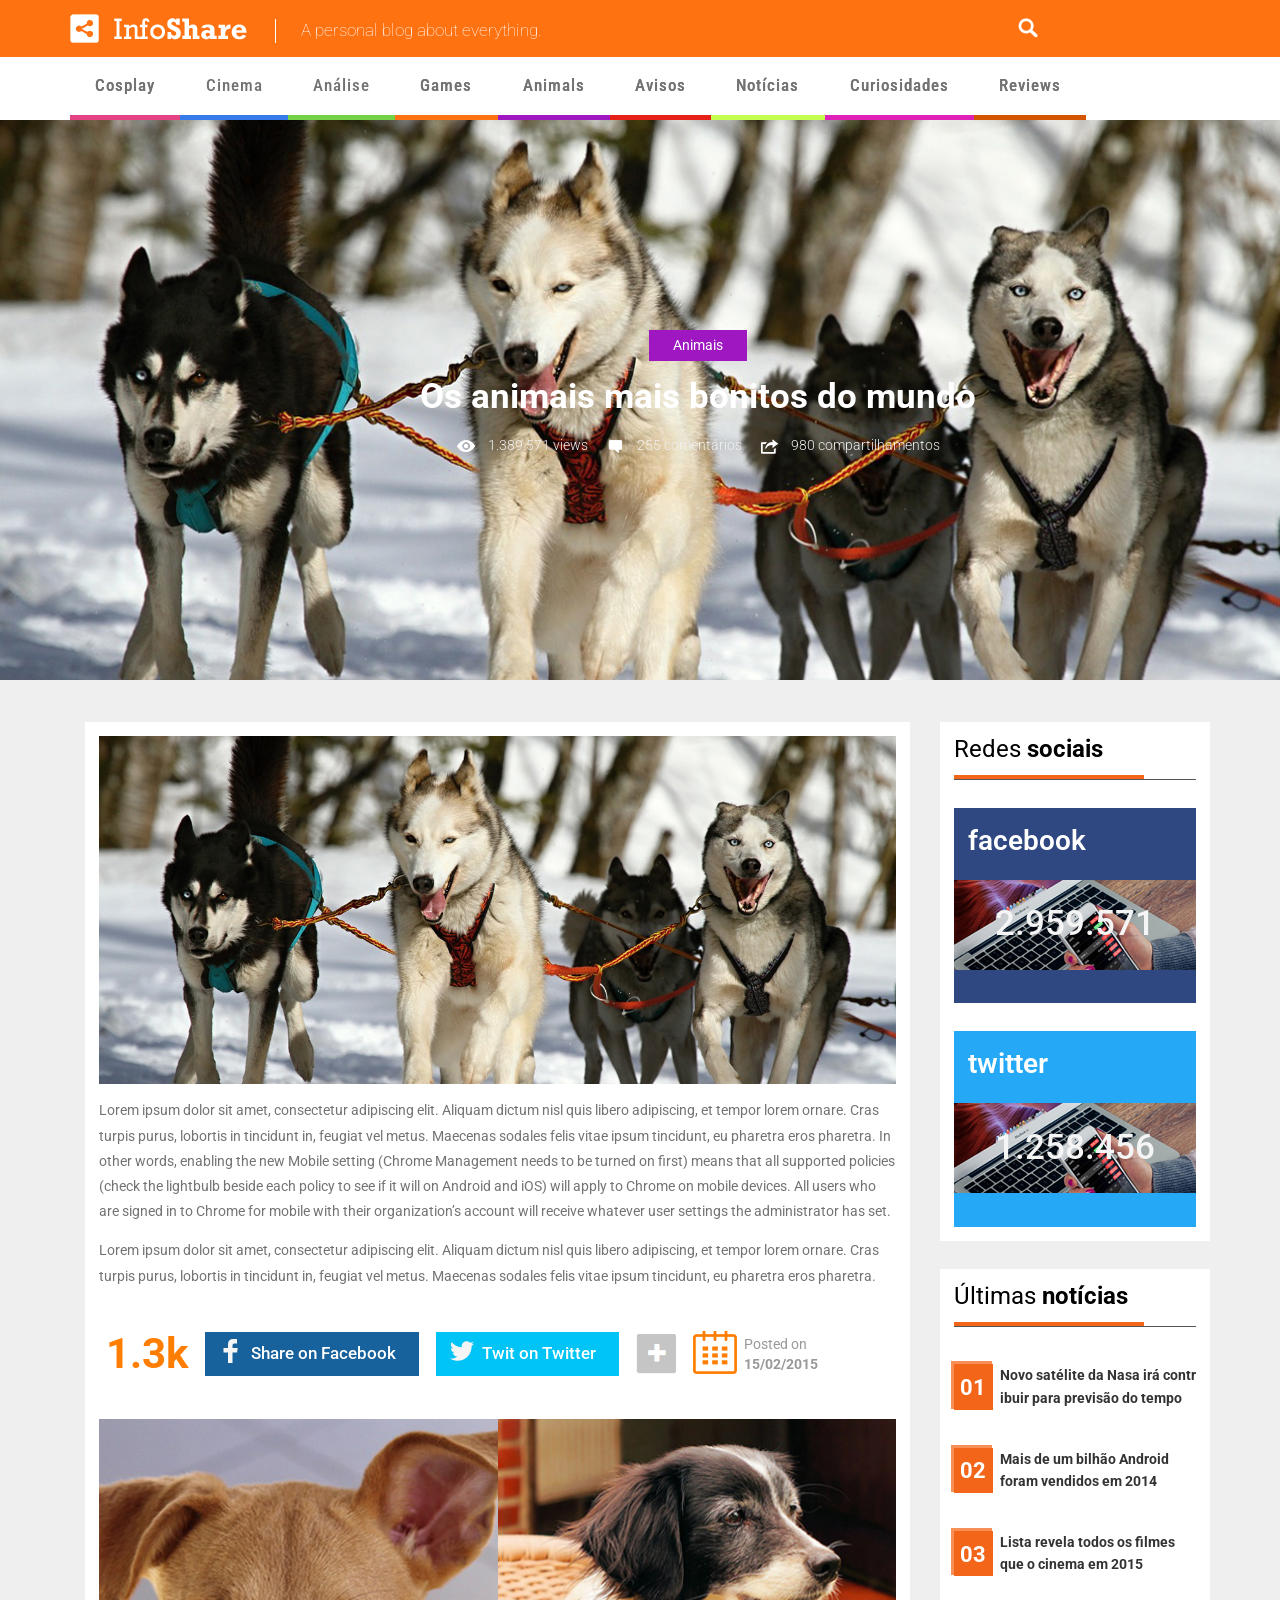
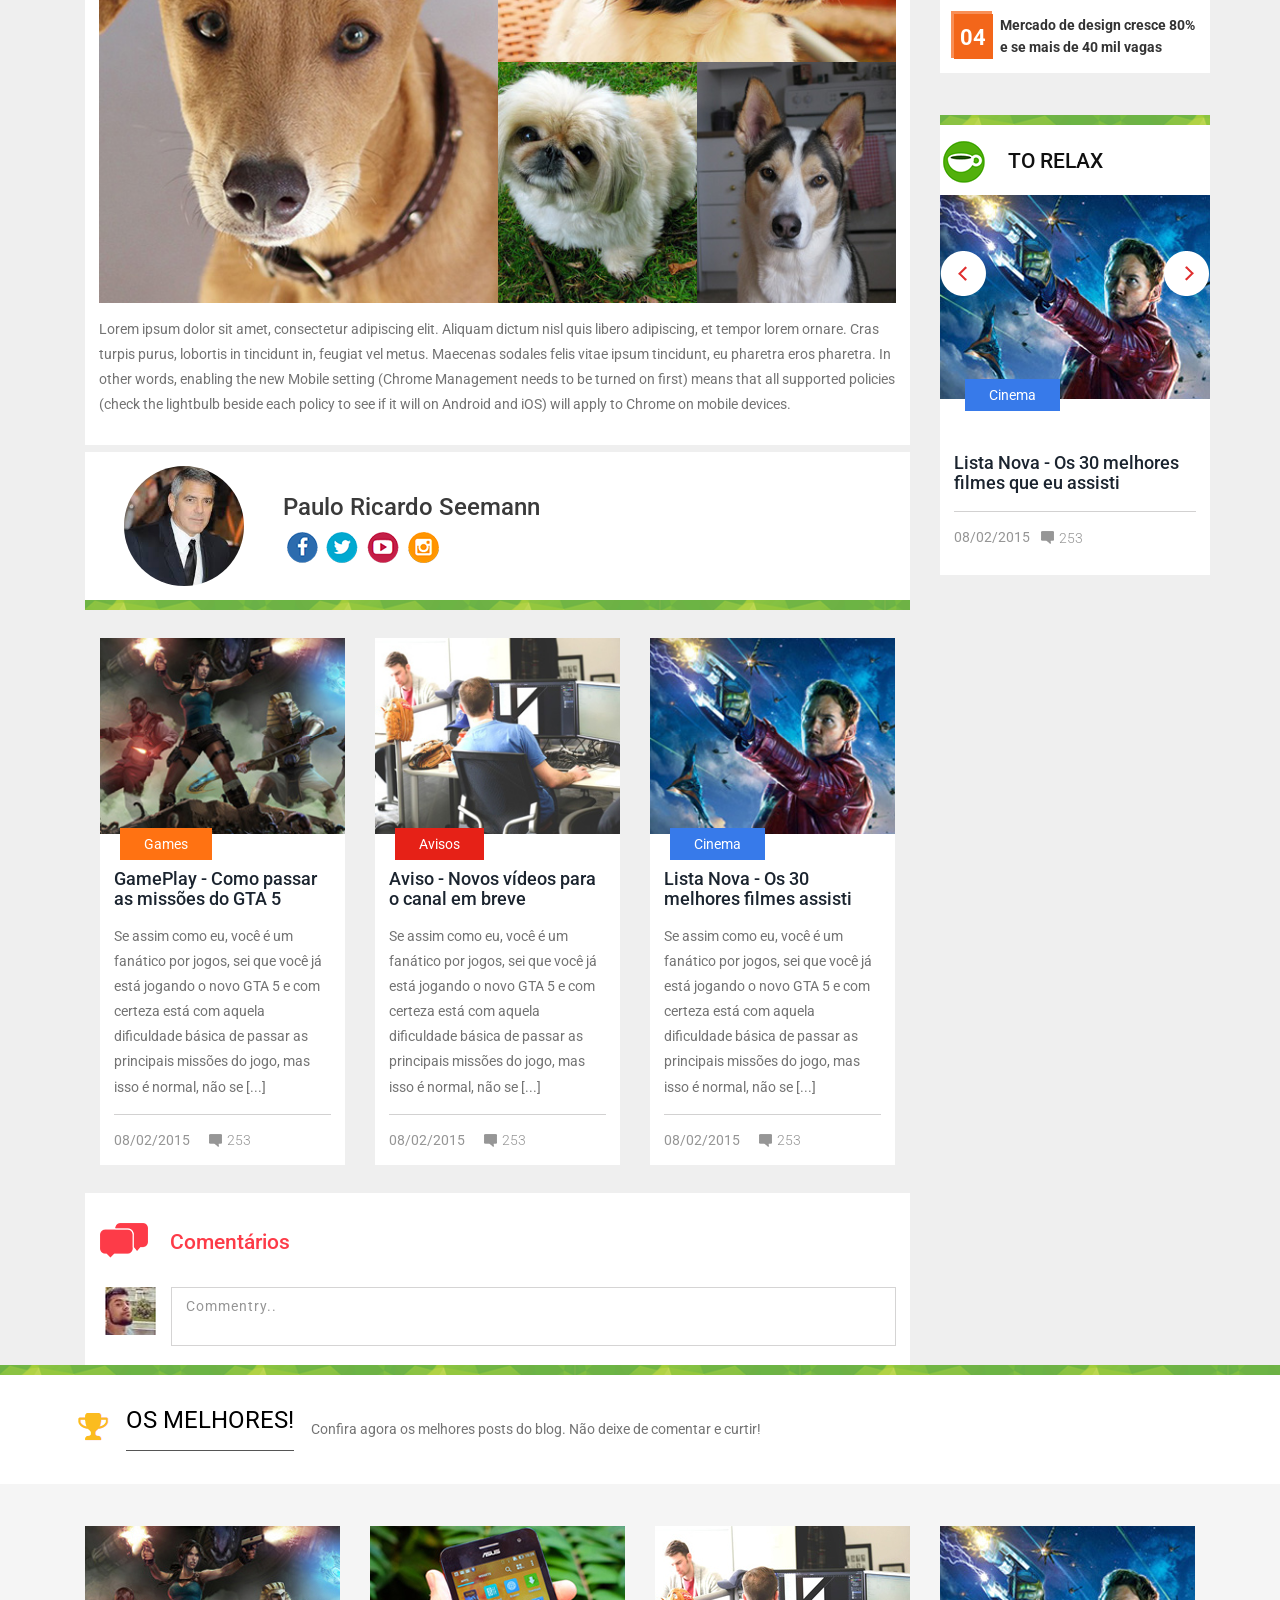
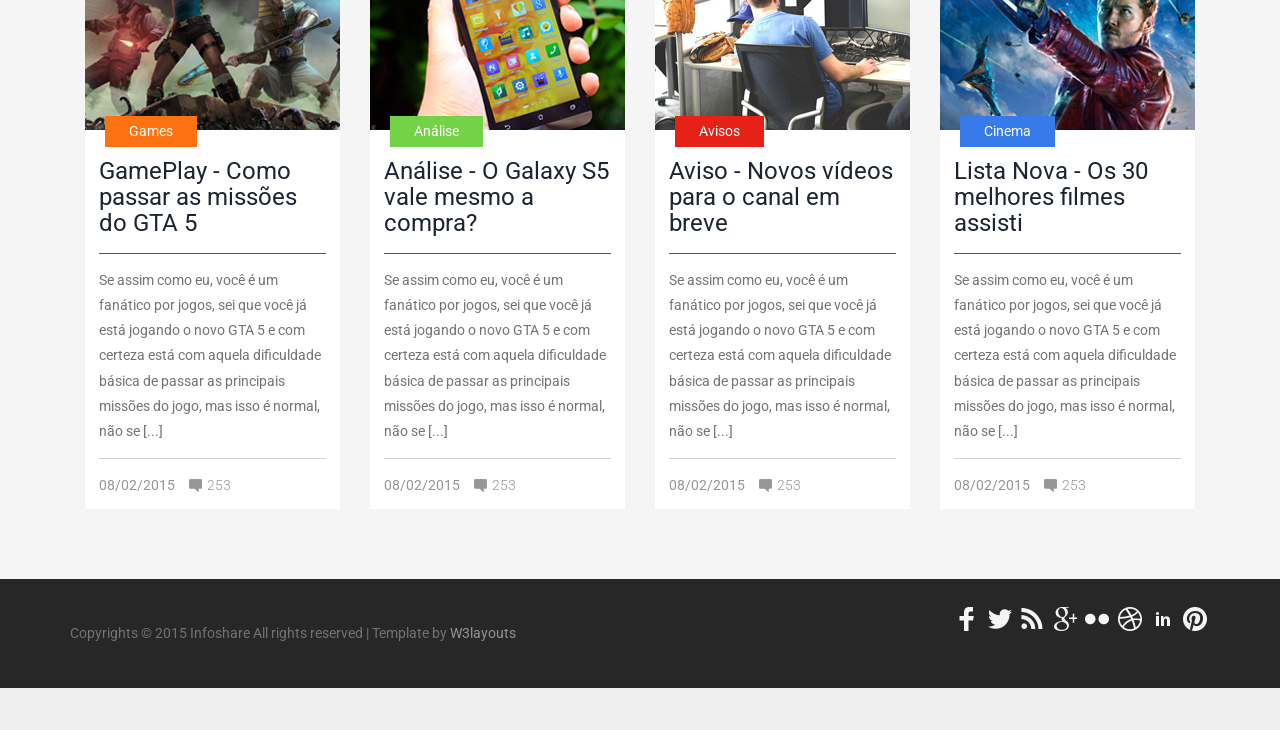
<file: web/animals.html>
<!--
Author: W3layouts
Author URL: http://w3layouts.com
License: Creative Commons Attribution 3.0 Unported
License URL: http://creativecommons.org/licenses/by/3.0/
-->
<!DOCTYPE HTML>
<html>
<head>
<title>Infoshare a Entertainment Category Flat Bootstarp Responsive Website Template | Animals :: w3layouts</title>
<link href="css/bootstrap.css" rel="stylesheet" type="text/css" media="all">
<link href="css/style.css" rel="stylesheet" type="text/css" media="all" />
<meta name="viewport" content="width=device-width, initial-scale=1">
<meta http-equiv="Content-Type" content="text/html; charset=utf-8" />
<meta name="keywords" content="Infoshare Responsive web template, Bootstrap Web Templates, Flat Web Templates, Andriod Compatible web template, 
Smartphone Compatible web template, free webdesigns for Nokia, Samsung, LG, SonyErricsson, Motorola web design" />
<script type="application/x-javascript"> addEventListener("load", function() { setTimeout(hideURLbar, 0); }, false); function hideURLbar(){ window.scrollTo(0,1); } </script>
<link href='http://fonts.googleapis.com/css?family=Roboto:400,300,100,500,700,900' rel='stylesheet' type='text/css'>
<link href='http://fonts.googleapis.com/css?family=Roboto+Condensed:400,300,700' rel='stylesheet' type='text/css'>
<script src="js/jquery.min.js"></script>
 <script src="js/responsiveslides.min.js"></script>
 <link rel="stylesheet" href="css/swipebox.css">
  <script>
    // You can also use "$(window).load(function() {"
    $(function () {
      $("#slider").responsiveSlides({
      	auto: true,
        manualControls: '#slider3-pager',
      });
    });
  </script>
  <!------ Light Box ------>
    <script src="js/jquery.swipebox.min.js"></script> 
    <script type="text/javascript">
		jQuery(function($) {
			$(".swipebox").swipebox();
		});
	</script>
    <!------ Eng Light Box ------
</head>
<body>
<!-- banner -->
		<div class="header">
		<div class="container">
			<div class="logo">
				<a href="index.html"><img src="images/logo.png" class="img-responsive" alt=""></a>
			</div>
			<div class="person">
				<p>A personal blog about everything.</p>
			</div>
			<div class="search-box">
				<div id="sb-search" class="sb-search">
					<form>
						<input class="sb-search-input" placeholder="Enter your search term..." type="search" name="search" id="search">
						<input class="sb-search-submit" type="submit" value="">
						<span class="sb-icon-search"> </span>
					</form>
				</div>
			</div>
			<!-- search-scripts -->
				<script src="js/classie.js"></script>
				<script src="js/uisearch.js"></script>
				<script>
					new UISearch( document.getElementById( 'sb-search' ) );
				</script>
			<!-- //search-scripts -->

			<div class="clearfix"> </div>
		</div>
		</div>
		<div class="header-bottom">
		<div class="container">
			<div class="head-nav">
					<span class="menu"> </span>
						<ul class="cl-effect-15">
							<li><a class="color2" href="index.html" data-hover="Cosplay">Cosplay</a></li>
							<li><a class="color1" href="cinema.html">Cinema</a></li>
							<li><a class="color3" href="analise.html">Análise</a></li>
							<li><a class="color4" href="games.html" data-hover="Games">Games</a></li>
							<li><a class="color6" href="animals.html" data-hover="Animals">Animals</a></li>
							<li><a class="color5" href="404.html" data-hover="Avisos">Avisos</a></li>
							<li><a class="color7" href="noticias.html" data-hover="Notícias">Notícias</a></li>
							<li><a class="color8" href="curiosidades.html" data-hover="Curiosidades">Curiosidades</a></li>
							<li><a class="color9" href="reviews.html" data-hover="Reviews">Reviews</a></li>
								<div class="clearfix"> </div>
						</ul>
						<!-- script-for-nav -->
					<script>
						$( "span.menu" ).click(function() {
						  $( ".head-nav ul" ).slideToggle(300, function() {
							// Animation complete.
						  });
						});
					</script>
				<!-- script-for-nav --> 
				</div>
					<div class="clearfix"> </div>
			</div>
			</div>
				
<!-- banner -->
 <div class="slider">
	    <!-- Slideshow 3 -->
	    <ul class="rslides" id="slider">
	      <li>
				<img src="images/dogs.jpg" class="img-responsive" alt="">
					<div class="caption">
						<a class="anembtn" href="#">Animais</a>
						<h1>Os animais mais bonitos do mundo</h1>
							<a class="cap" href="#"><i class="eye"> </i><span class="icon_text">1.389.571 views</span></a>
							<a class="cap" href="#"><i class="inter"> </i><span class="icon_text">255 comentários</span></a>
							<a class="cap" href="#"><i class="compart"> </i><span class="icon_text">980 compartilhamentos</span></a>
									
					</div>
		  </li>
	    </ul>
    </div>
<!-- banner -->	
<!-- animais -->
	<div class="animais">
		<div class="container">
			<div class="col-md-9 cnma">
			<div class="anim">
				<img src="images/dogs.jpg" class="img-responsive" alt="">
				<p>Lorem ipsum dolor sit amet, consectetur adipiscing elit. Aliquam dictum nisl quis libero adipiscing, et tempor lorem ornare. Cras turpis purus, lobortis in tincidunt in, feugiat vel metus. Maecenas sodales felis vitae ipsum tincidunt, eu pharetra eros pharetra. In other words, enabling the new Mobile setting (Chrome Management needs to be turned on first) means that all supported policies (check the lightbulb beside each policy to see if it will on Android and iOS) will apply to Chrome on mobile devices. All users who are signed in to Chrome for mobile with their organization’s account will receive whatever user settings the administrator has set.</p>
				<p>Lorem ipsum dolor sit amet, consectetur adipiscing elit. Aliquam dictum nisl quis libero adipiscing, et tempor lorem ornare. Cras turpis purus, lobortis in tincidunt in, feugiat vel metus. Maecenas sodales felis vitae ipsum tincidunt, eu pharetra eros pharetra.</p>
				<div class="f-shar">
					<ul>
						<li><h6>1.3k</h6></li>
						<li class="s-fb"><a class="shre" href="#"><i class="fb"> </i><span class="icon_text2">Share on Facebook</span></a></li>
						<li class="s-twt"><a class="shre" href="#"><i class="twt"> </i><span class="icon_text2">Twit on Twitter</span></a></li>
						<li><a class="shre" href="#"><i class="plus"> </i></a></li>
						<li><a class="shre" href="#"><i class="date"> </i><span class="icon_text3">Posted on <br><strong>15/02/2015</strong></span></a></li>
					</ul>
				</div>
				<div class="dogs">
					<div class="dogs-left">
						<div class="portfolio1" style="display: inline-block; opacity: 1;">
							<div class="portfolio-wrapper grid_box">
								<a href="images/d2.jpg" class="swipebox"  title="Image Title"> <img src="images/d2.jpg" class="img-responsive" alt=""><span class="zoom-icon"></span> </a>
							</div>
						</div>	
					</div>
					<div class="dogs-right">
						<div class="portfolio1" style="display: inline-block; opacity: 1;">
							<div class="portfolio-wrapper grid_box">
								<a href="images/d1.jpg" class="swipebox"  title="Image Title"> <img src="images/d1.jpg" class="img-responsive" alt=""><span class="zoom-icon1"></span> </a>
							</div>
						</div>	
						<div class="dogs-bottom">
							<div class="portfolio1" style="display: inline-block; opacity: 1;">
							<div class="portfolio-wrapper grid_box">
								<a href="images/d4.jpg" class="swipebox"  title="Image Title"> <img src="images/d4.jpg" class="img-responsive" alt=""><span class="zoom-icon2"></span> </a>
							</div>
						</div>	
						</div>
						<div class="dogs-bottom">
							<div class="portfolio1" style="display: inline-block; opacity: 1;">
							<div class="portfolio-wrapper grid_box">
								<a href="images/d3.jpg" class="swipebox"  title="Image Title"> <img src="images/d3.jpg" class="img-responsive" alt=""><span class="zoom-icon2"></span> </a>
							</div>
						</div>	
						</div>
						<div class="clearfix"> </div>
					</div>
					<div class="clearfix"> </div>
					<p>Lorem ipsum dolor sit amet, consectetur adipiscing elit. Aliquam dictum nisl quis libero adipiscing, et tempor lorem ornare. Cras turpis purus, lobortis in tincidunt in, feugiat vel metus. Maecenas sodales felis vitae ipsum tincidunt, eu pharetra eros pharetra. In other words, enabling the new Mobile setting (Chrome Management needs to be turned on first) means that all supported policies (check the lightbulb beside each policy to see if it will on Android and iOS) will apply to Chrome on mobile devices.</p>
				</div>
			</div>
				<div class="paulo">
					<div class="paulo-left">
						<img src="images/man.jpg" class="img-responsive" alt="">
					</div>
					<div class="paulo-right">
						<h4>Paulo Ricardo Seemann</h4>
						<div class="socia-ani">
							<ul>
								<li><a href="#"><i class="facebk"> </i></a></li>
								<li><a href="#"><i class="twiter"> </i></a></li>
								<li><a href="#"><i class="youtub"> </i></a></li>
								<li><a href="#"><i class="pp"> </i></a></li>
									<div class="clearfix"></div>	
							</ul>
						</div>
					</div>
					<div class="clearfix"> </div>
				</div>
				<i class="line"> </i>
					<div class="como">
					<div class="col-md-4 comopasser-top">
						<a href="single.html"><img src="images/15.jpg" class="img-responsive" alt=""></a>
						<a class="gamsbtn" href="single.html">Games</a>
						<div class="comopasser-bottom1">
							<h5><a href="single.html">GamePlay - Como passar as missões do GTA 5 </a></h5>
							<p>Se assim como eu, você é um fanático por jogos, sei que você já está jogando o novo GTA 5 e com certeza está com aquela dificuldade básica de passar as principais missões do jogo, mas isso é normal, não se  [...]</p>
								<div class="curtir">
									<li>08/02/2015</li>
									<li><div class="fb-share-button fb_iframe_widget" data-href="https://developers.facebook.com/w3layouts/" data-layout="button_count" fb-xfbml-state="rendered" fb-iframe-plugin-query="app_id=&amp;container_width=84&amp;href=https%3A%2F%2Fdevelopers.facebook.com%2Fw3layouts%2F&amp;layout=button_count&amp;locale=en_US&amp;sdk=joey"><span style="vertical-align: top; width: 0px; height: 0px; overflow: hidden;"><iframe name="f1527a7928" width="1000px" height="1000px" frameborder="0" allowtransparency="true" scrolling="no" title="fb:share_button Facebook Social Plugin" src="http://www.facebook.com/v2.3/plugins/share_button.php?app_id=&amp;channel=http%3A%2F%2Fstatic.ak.facebook.com%2Fconnect%2Fxd_arbiter%2F6Dg4oLkBbYq.js%3Fversion%3D41%23cb%3Dfc60cb29%26domain%3D192.168.2.13%26origin%3Dhttp%253A%252F%252F192.168.2.13%252Fffe571a54%26relation%3Dparent.parent&amp;container_width=84&amp;href=https%3A%2F%2Fdevelopers.facebook.com%2Fw3layouts%2F&amp;layout=button_count&amp;locale=en_US&amp;sdk=joey" style="border: none; visibility: visible; width: 0px; height: 0px;"></iframe></span></div>
									<div id="fb-root"></div>
									<script>(function(d, s, id) {
									  var js, fjs = d.getElementsByTagName(s)[0];
									  if (d.getElementById(id)) return;
									  js = d.createElement(s); js.id = id;
									  js.src = "//connect.facebook.net/en_US/sdk.js#xfbml=1&version=v2.3";
									  fjs.parentNode.insertBefore(js, fjs);
									}(document, 'script', 'facebook-jssdk'));</script></li>
									<li><a class="cap" href="#"><i class="inter1"> </i><span class="icon_text1">253</span></a></li>
								</div>
						</div>
					</div>
					<div class="col-md-4 comopasser-top">
				<a href="single.html"><img src="images/25.jpg" class="img-responsive" alt=""></a>
				<a class="avisbtn" href="single.html">Avisos</a>
				<div class="comopasser-bottom1">
					<h5><a href="single.html">Aviso - Novos vídeos para o canal em breve</a></h5>
					<p>Se assim como eu, você é um fanático por jogos, sei que você já está jogando o novo GTA 5 e com certeza está com aquela dificuldade básica de passar as principais missões do jogo, mas isso é normal, não se  [...]</p>
						<div class="curtir">
							<li>08/02/2015</li>
							<li><div class="fb-share-button fb_iframe_widget" data-href="https://developers.facebook.com/w3layouts/" data-layout="button_count" fb-xfbml-state="rendered" fb-iframe-plugin-query="app_id=&amp;container_width=84&amp;href=https%3A%2F%2Fdevelopers.facebook.com%2Fw3layouts%2F&amp;layout=button_count&amp;locale=en_US&amp;sdk=joey"><span style="vertical-align: top; width: 0px; height: 0px; overflow: hidden;"><iframe name="f23ef27328" width="1000px" height="1000px" frameborder="0" allowtransparency="true" scrolling="no" title="fb:share_button Facebook Social Plugin" src="http://www.facebook.com/v2.3/plugins/share_button.php?app_id=&amp;channel=http%3A%2F%2Fstatic.ak.facebook.com%2Fconnect%2Fxd_arbiter%2F6Dg4oLkBbYq.js%3Fversion%3D41%23cb%3Df3c68dcb08%26domain%3D192.168.2.13%26origin%3Dhttp%253A%252F%252F192.168.2.13%252Fffe571a54%26relation%3Dparent.parent&amp;container_width=84&amp;href=https%3A%2F%2Fdevelopers.facebook.com%2Fw3layouts%2F&amp;layout=button_count&amp;locale=en_US&amp;sdk=joey" style="border: none; visibility: visible; width: 0px; height: 0px;"></iframe></span></div>
							<div id="fb-root"></div>
							<script>(function(d, s, id) {
							  var js, fjs = d.getElementsByTagName(s)[0];
							  if (d.getElementById(id)) return;
							  js = d.createElement(s); js.id = id;
							  js.src = "//connect.facebook.net/en_US/sdk.js#xfbml=1&version=v2.3";
							  fjs.parentNode.insertBefore(js, fjs);
							}(document, 'script', 'facebook-jssdk'));</script></li>
							<li><a class="cap" href="#"><i class="inter1"> </i><span class="icon_text1">253</span></a></li>
						</div>
				</div>
			</div>
			<div class="col-md-4 comopasser-top1">
				<img src="images/19.jpg" class="img-responsive" alt="">
				<a class="cinmsbtn" href="single.html">Cinema</a>
				<div class="comopasser-bottom1">
					<h5><a href="single.html">Lista Nova - Os 30 melhores filmes assisti</a></h5>
					<p>Se assim como eu, você é um fanático por jogos, sei que você já está jogando o novo GTA 5 e com certeza está com aquela dificuldade básica de passar as principais missões do jogo, mas isso é normal, não se  [...]</p>
						<div class="curtir">
							<li>08/02/2015</li>
							<li><div class="fb-share-button fb_iframe_widget" data-href="https://developers.facebook.com/w3layouts/" data-layout="button_count" fb-xfbml-state="rendered" fb-iframe-plugin-query="app_id=&amp;container_width=84&amp;href=https%3A%2F%2Fdevelopers.facebook.com%2Fw3layouts%2F&amp;layout=button_count&amp;locale=en_US&amp;sdk=joey"><span style="vertical-align: top; width: 0px; height: 0px; overflow: hidden;"><iframe name="f979cf3e" width="1000px" height="1000px" frameborder="0" allowtransparency="true" scrolling="no" title="fb:share_button Facebook Social Plugin" src="http://www.facebook.com/v2.3/plugins/share_button.php?app_id=&amp;channel=http%3A%2F%2Fstatic.ak.facebook.com%2Fconnect%2Fxd_arbiter%2F6Dg4oLkBbYq.js%3Fversion%3D41%23cb%3Df1b508be58%26domain%3D192.168.2.13%26origin%3Dhttp%253A%252F%252F192.168.2.13%252Fffe571a54%26relation%3Dparent.parent&amp;container_width=84&amp;href=https%3A%2F%2Fdevelopers.facebook.com%2Fw3layouts%2F&amp;layout=button_count&amp;locale=en_US&amp;sdk=joey" style="border: none; visibility: visible; width: 0px; height: 0px;"></iframe></span></div>
							<div id="fb-root"></div>
							<script>(function(d, s, id) {
							  var js, fjs = d.getElementsByTagName(s)[0];
							  if (d.getElementById(id)) return;
							  js = d.createElement(s); js.id = id;
							  js.src = "//connect.facebook.net/en_US/sdk.js#xfbml=1&version=v2.3";
							  fjs.parentNode.insertBefore(js, fjs);
							}(document, 'script', 'facebook-jssdk'));</script></li>
							<li><a class="cap" href="#"><i class="inter1"> </i><span class="icon_text1">253</span></a></li>
						</div>
				</div>
			</div>
				<div class="clearfix"> </div>
					</div>
					<div class="commts">
						<div class="com">
							<i class="comt"> </i><h4>Comentários</h4>
							<div class="clearfix"> </div>
						</div>
						<div class="commts-left">
							<img src="images/men.png" class="img-responsive" alt="">
						</div>
						<div class="commts-right">
							<textarea value="Message" onfocus="this.value = '';" onblur="if (this.value == '') {this.value = 'Commentry';}">Commentry..</textarea>
						</div>
						<div class="clearfix"> </div>
					</div>
					
			</div>
			<div class="col-md-3 redes">
			<div class="red-1">
				<h3>Redes <strong>sociais</strong><label2></label2></h3>
						<div class="redes-1">
							<div class="redes-top">
								<div class="redes-left">
									<h4>facebook</h4>
								</div>
								<div class="redes-right">
									<div class="fb-like fb_iframe_widget" data-href="https://developers.facebook.com/w3layouts" data-layout="button" data-action="like" data-show-faces="true" data-share="false" fb-xfbml-state="rendered" fb-iframe-plugin-query="action=like&amp;app_id=&amp;container_width=0&amp;href=https%3A%2F%2Fdevelopers.facebook.com%2Fw3layouts&amp;layout=button&amp;locale=en_US&amp;sdk=joey&amp;share=false&amp;show_faces=true"><span style="vertical-align: bottom; width: 48px; height: 20px;"><iframe name="f1e6deae58" width="1000px" height="1000px" frameborder="0" allowtransparency="true" scrolling="no" title="fb:like Facebook Social Plugin" src="http://www.facebook.com/v2.3/plugins/like.php?action=like&amp;app_id=&amp;channel=http%3A%2F%2Fstatic.ak.facebook.com%2Fconnect%2Fxd_arbiter%2F6Dg4oLkBbYq.js%3Fversion%3D41%23cb%3Df8e691e7%26domain%3D192.168.2.13%26origin%3Dhttp%253A%252F%252F192.168.2.13%252Ff364662d8%26relation%3Dparent.parent&amp;container_width=0&amp;href=https%3A%2F%2Fdevelopers.facebook.com%2Fw3layouts&amp;layout=button&amp;locale=en_US&amp;sdk=joey&amp;share=false&amp;show_faces=true" style="border: none; visibility: visible; width: 48px; height: 20px;" class=""></iframe></span></div>
									<div id="fb-root" class=" fb_reset"><div style="position: absolute; top: -10000px; height: 0px; width: 0px;"><div></div></div><div style="position: absolute; top: -10000px; height: 0px; width: 0px;"><div><iframe name="fb_xdm_frame_http" frameborder="0" allowtransparency="true" scrolling="no" id="fb_xdm_frame_http" aria-hidden="true" title="Facebook Cross Domain Communication Frame" tabindex="-1" src="http://static.ak.facebook.com/connect/xd_arbiter/6Dg4oLkBbYq.js?version=41#channel=f364662d8&amp;origin=http%3A%2F%2F192.168.2.13" style="border: none;"></iframe><iframe name="fb_xdm_frame_https" frameborder="0" allowtransparency="true" scrolling="no" id="fb_xdm_frame_https" aria-hidden="true" title="Facebook Cross Domain Communication Frame" tabindex="-1" src="https://s-static.ak.facebook.com/connect/xd_arbiter/6Dg4oLkBbYq.js?version=41#channel=f364662d8&amp;origin=http%3A%2F%2F192.168.2.13" style="border: none;"></iframe></div></div></div>
										<script>(function(d, s, id) {
										  var js, fjs = d.getElementsByTagName(s)[0];
										  if (d.getElementById(id)) return;
										  js = d.createElement(s); js.id = id;
										  js.src = "//connect.facebook.net/en_US/sdk.js#xfbml=1&version=v2.3";
										  fjs.parentNode.insertBefore(js, fjs);
										}(document, 'script', 'facebook-jssdk'));</script>
								</div>
								<div class="clearfix"> </div>
							</div>
							<div class="redes-bottom">
								<h6>2.959.571</h6>
							</div>
							<div class="redes-bottom1">
							</div>
						</div>
						<div class="redes-1">
							<div class="redes-top2">
								<div class="redes-left">
									<h4>twitter</h4>
								</div>
								<div class="redes-right">
									<iframe id="twitter-widget-0" scrolling="no" frameborder="0" allowtransparency="true" src="http://platform.twitter.com/widgets/tweet_button.23a4a4933995b86880bb787f8ff6a082.en.html#_=1428382271595&amp;count=none&amp;dnt=false&amp;id=twitter-widget-0&amp;lang=en&amp;original_referer=http%3A%2F%2F192.168.2.13%2Fsurendra%2Fapril%2Finfoshare%2Fweb%2Findex.html&amp;related=twitterdev&amp;size=m&amp;text=Infoshare%20a%20Hotel%20Category%20Flat%20Bootstarp%20Responsive%20Website%20Template%20%7C%20Home%20%3A%3A%20w3layouts&amp;url=http%3A%2F%2F192.168.2.13%2Fsurendra%2Fapril%2Finfoshare%2Fweb%2Findex.html" class="twitter-share-button twitter-tweet-button twitter-share-button twitter-count-none" title="Twitter Tweet Button" data-twttr-rendered="true" style="width: 56px; height: 20px;"></iframe>
										<script>
										window.twttr=(function(d,s,id){var js,fjs=d.getElementsByTagName(s)[0],t=window.twttr||{};if(d.getElementById(id))return;js=d.createElement(s);js.id=id;js.src="https://platform.twitter.com/widgets.js";fjs.parentNode.insertBefore(js,fjs);t._e=[];t.ready=function(f){t._e.push(f);};return t;}(document,"script","twitter-wjs"));
										</script>
								</div>
								<div class="clearfix"> </div>
							</div>
							<div class="redes-bottom">
								<h6>1.258.456</h6>
							</div>
							<div class="redes-bottom2">
							</div>
						</div>
				</div>
						<div class="ultimas">
							<h3>Últimas <strong>notícias</strong><label4></label4></h3>
							<div class="ultimas-top">
								<span>01</span><h5>Novo satélite da Nasa irá contr ibuir para previsão do tempo</h5>
								<div class="clearfix"> </div>
							</div>
							<div class="ultimas-top">
								<span>02</span><h5>Mais de um bilhão Android foram vendidos em 2014</h5>
								<div class="clearfix"> </div>
							</div>
							<div class="ultimas-top">
								<span>03</span><h5>Lista revela todos os filmes que o cinema em 2015</h5>
								<div class="clearfix"> </div>
							</div>
							<div class="ultimas-top">
								<span>04</span><h5>Mercado de design cresce 80% e se mais de 40 mil vagas</h5>
								<div class="clearfix"> </div>
							</div>
						</div>
						<div class="relax-top">
							<i class="line"> </i>
								<div class="relax">
								<div class="wmuSlider example1 section" id="section-1" style="overflow: hidden; height: 200px;">
									<article style="position: relative; width: 100%; opacity: 0.175275975834908;"> 
										<div class="rel">
											<i class="teacu"> </i><h4>TO RELAX</h4>
										 </div>
											<div class="clearfix"></div>
											<a href="single.html"><img src="images/18.jpg" class="img-responsive" alt=""></a>
											<a class="cinmsbtn1" href="single.html">Cinema</a>
											<div class="comopasser-bottom1">
												<h5><a href="single.html">Lista Nova - Os 30 melhores filmes que eu assisti</a></h5>
												<div class="curtir">
													<li>08/02/2015</li>
													<li><a class="cap" href="#"><i class="inter1"> </i><span class="icon_text1">253</span></a></li>
												</div>
											</div>
									</article>
									<article style="position: absolute; width: 100%; opacity: 0;"> 
										<div class="rel">
											<i class="teacu"> </i><h4>TO RELAX</h4>
										 </div>
											<div class="clearfix"></div>
											<a href="single.html"><img src="images/15.jpg" class="img-responsive" alt=""></a>
											<a class="gamsbtn1" href="single.html">Games</a>
											<div class="comopasser-bottom1">
												<h5><a href="single.html">GamePlay - Como passar as missões do GTA 5</a></h5>
												<div class="curtir">
													<li>08/02/2015</li>
													<li><a class="cap" href="#"><i class="inter1"> </i><span class="icon_text1">253</span></a></li>
												</div>
											</div>
									</article>
									<article style="position: absolute; width: 100%; opacity: 0;"> 
										<div class="rel">
											<i class="teacu"> </i><h4>TO RELAX</h4>
										 </div>
											<div class="clearfix"></div>
											<a href="single.html"><img src="images/16.jpg" class="img-responsive" alt=""></a>
											<a class="anasbtn1" href="single.html">Análise</a>
											<div class="comopasser-bottom1">
												<h5><a href="single.html">Análise - O Galaxy S5 vale mesmo a compra?</a></h5>
												<div class="curtir">
													<li>08/02/2015</li>
													<li><a class="cap" href="#"><i class="inter1"> </i><span class="icon_text1">253</span></a></li>
												</div>
											</div>
									</article>
						</div>
						</div>
			</div>
				<div class="clearfix"> </div>
				 <!-- script -->
          <script src="js/jquery.wmuSlider.js"></script> 
			<script>
       			$('.example1').wmuSlider();         
   		    </script>
			<!-- script -->		
		</div>
	</div>
	<!-- animais -->
<i class="line"> </i>	
	<div class="melhores">
		<div class="container">
			<li><i class="cup"> </i></li>
			<li><h3>OS MELHORES!</h3></li>
			<li><p>Confira agora os melhores posts do blog. Não deixe de comentar e curtir!</p></li>
			<div class="clearfix"></div>	
		</div>
	</div>
<!-- comopasser -->	
	<div class="comopasser">
		<div class="container">
			<div class="col-md-3 comopasser-top">
				<a href="single.html"><img src="images/15.jpg" class="img-responsive" alt=""></a>
				<a class="gamsbtn" href="single.html">Games</a>
				<div class="comopasser-bottom">
					<h3><a href="single.html">GamePlay - Como passar as missões do GTA 5</a></h3>
					<p>Se assim como eu, você é um fanático por jogos, sei que você já está jogando o novo GTA 5 e com certeza está com aquela dificuldade básica de passar as principais missões do jogo, mas isso é normal, não se  [...]</p>
						<div class="curtir">
							<li>08/02/2015</li>
							<li><div class="fb-share-button" data-href="https://developers.facebook.com/w3layouts/" data-layout="button_count"></div>
							<div id="fb-root"></div>
							<script>(function(d, s, id) {
							  var js, fjs = d.getElementsByTagName(s)[0];
							  if (d.getElementById(id)) return;
							  js = d.createElement(s); js.id = id;
							  js.src = "//connect.facebook.net/en_US/sdk.js#xfbml=1&version=v2.3";
							  fjs.parentNode.insertBefore(js, fjs);
							}(document, 'script', 'facebook-jssdk'));</script></li>
							<li><a class="cap" href="#"><i class="inter1"> </i><span class="icon_text1">253</span></a></li>
						</div>
				</div>
			</div>
			<div class="col-md-3 comopasser-top">
				<a href="single.html"><img src="images/16.jpg" class="img-responsive" alt=""></a>
				<a class="anasbtn" href="single.html">Análise</a>
				<div class="comopasser-bottom">
					<h3><a href="single.html">Análise - O Galaxy S5 vale mesmo a compra?</a></h3>
					<p>Se assim como eu, você é um fanático por jogos, sei que você já está jogando o novo GTA 5 e com certeza está com aquela dificuldade básica de passar as principais missões do jogo, mas isso é normal, não se  [...]</p>
						<div class="curtir">
							<li>08/02/2015</li>
							<li><div class="fb-share-button" data-href="https://developers.facebook.com/w3layouts/" data-layout="button_count"></div>
							<div id="fb-root"></div>
							<script>(function(d, s, id) {
							  var js, fjs = d.getElementsByTagName(s)[0];
							  if (d.getElementById(id)) return;
							  js = d.createElement(s); js.id = id;
							  js.src = "//connect.facebook.net/en_US/sdk.js#xfbml=1&version=v2.3";
							  fjs.parentNode.insertBefore(js, fjs);
							}(document, 'script', 'facebook-jssdk'));</script></li>
							<li><a class="cap" href="#"><i class="inter1"> </i><span class="icon_text1">253</span></a></li>
						</div>
				</div>
			</div>
			<div class="col-md-3 comopasser-top">
				<a href="single.html"><img src="images/25.jpg" class="img-responsive" alt=""></a>
				<a class="avisbtn" href="single.html">Avisos</a>
				<div class="comopasser-bottom">
					<h3><a href="single.html">Aviso - Novos vídeos para o canal em breve </a></h3>
					<p>Se assim como eu, você é um fanático por jogos, sei que você já está jogando o novo GTA 5 e com certeza está com aquela dificuldade básica de passar as principais missões do jogo, mas isso é normal, não se  [...]</p>
						<div class="curtir">
							<li>08/02/2015</li>
							<li><div class="fb-share-button" data-href="https://developers.facebook.com/w3layouts/" data-layout="button_count"></div>
							<div id="fb-root"></div>
							<script>(function(d, s, id) {
							  var js, fjs = d.getElementsByTagName(s)[0];
							  if (d.getElementById(id)) return;
							  js = d.createElement(s); js.id = id;
							  js.src = "//connect.facebook.net/en_US/sdk.js#xfbml=1&version=v2.3";
							  fjs.parentNode.insertBefore(js, fjs);
							}(document, 'script', 'facebook-jssdk'));</script></li>
							<li><a class="cap" href="#"><i class="inter1"> </i><span class="icon_text1">253</span></a></li>
						</div>
				</div>
			</div>
			<div class="col-md-3 comopasser-top">
				<a href="single.html"><img src="images/19.jpg" class="img-responsive" alt=""></a>
				<a class="cinmsbtn" href="single.html">Cinema</a>
				<div class="comopasser-bottom">
					<h3><a href="single.html">Lista Nova - Os 30 melhores filmes assisti</a></h3>
					<p>Se assim como eu, você é um fanático por jogos, sei que você já está jogando o novo GTA 5 e com certeza está com aquela dificuldade básica de passar as principais missões do jogo, mas isso é normal, não se  [...]</p>
						<div class="curtir">
							<li>08/02/2015</li>
							<li><div class="fb-share-button" data-href="https://developers.facebook.com/w3layouts/" data-layout="button_count"></div>
							<div id="fb-root"></div>
							<script>(function(d, s, id) {
							  var js, fjs = d.getElementsByTagName(s)[0];
							  if (d.getElementById(id)) return;
							  js = d.createElement(s); js.id = id;
							  js.src = "//connect.facebook.net/en_US/sdk.js#xfbml=1&version=v2.3";
							  fjs.parentNode.insertBefore(js, fjs);
							}(document, 'script', 'facebook-jssdk'));</script></li>
							<li><a class="cap" href="#"><i class="inter1"> </i><span class="icon_text1">253</span></a></li>
						</div>
				</div>
			</div>
				<div class="clearfix"></div>	
		</div>
	</div>
<!-- comopasser -->	
<!-- footer -->	
	<div class="footer">
		<div class="container">
			<p>Copyrights © 2015 Infoshare All rights reserved | Template by <a href="http://w3layouts.com/">W3layouts</a></p>
			<div class="social">
				<ul>
					<li><a href="#"><i class="facebk1"> </i></a></li>
					<li><a href="#"><i class="twiter1"> </i></a></li>
					<li><a href="#"><i class="rss"> </i></a></li>
					<li><a href="#"><i class="gopl"> </i></a></li>
					<li><a href="#"><i class="flik"> </i></a></li>
					<li><a href="#"><i class="drible"> </i></a></li>
					<li><a href="#"><i class="in"> </i></a></li>
					<li><a href="#"><i class="pp1"> </i></a></li>
						<div class="clearfix"></div>	
				</ul>
			</div>
			<div class="clearfix"></div>
		</div>
	</div>
<!-- footer -->	
</body>
</html>
</file>
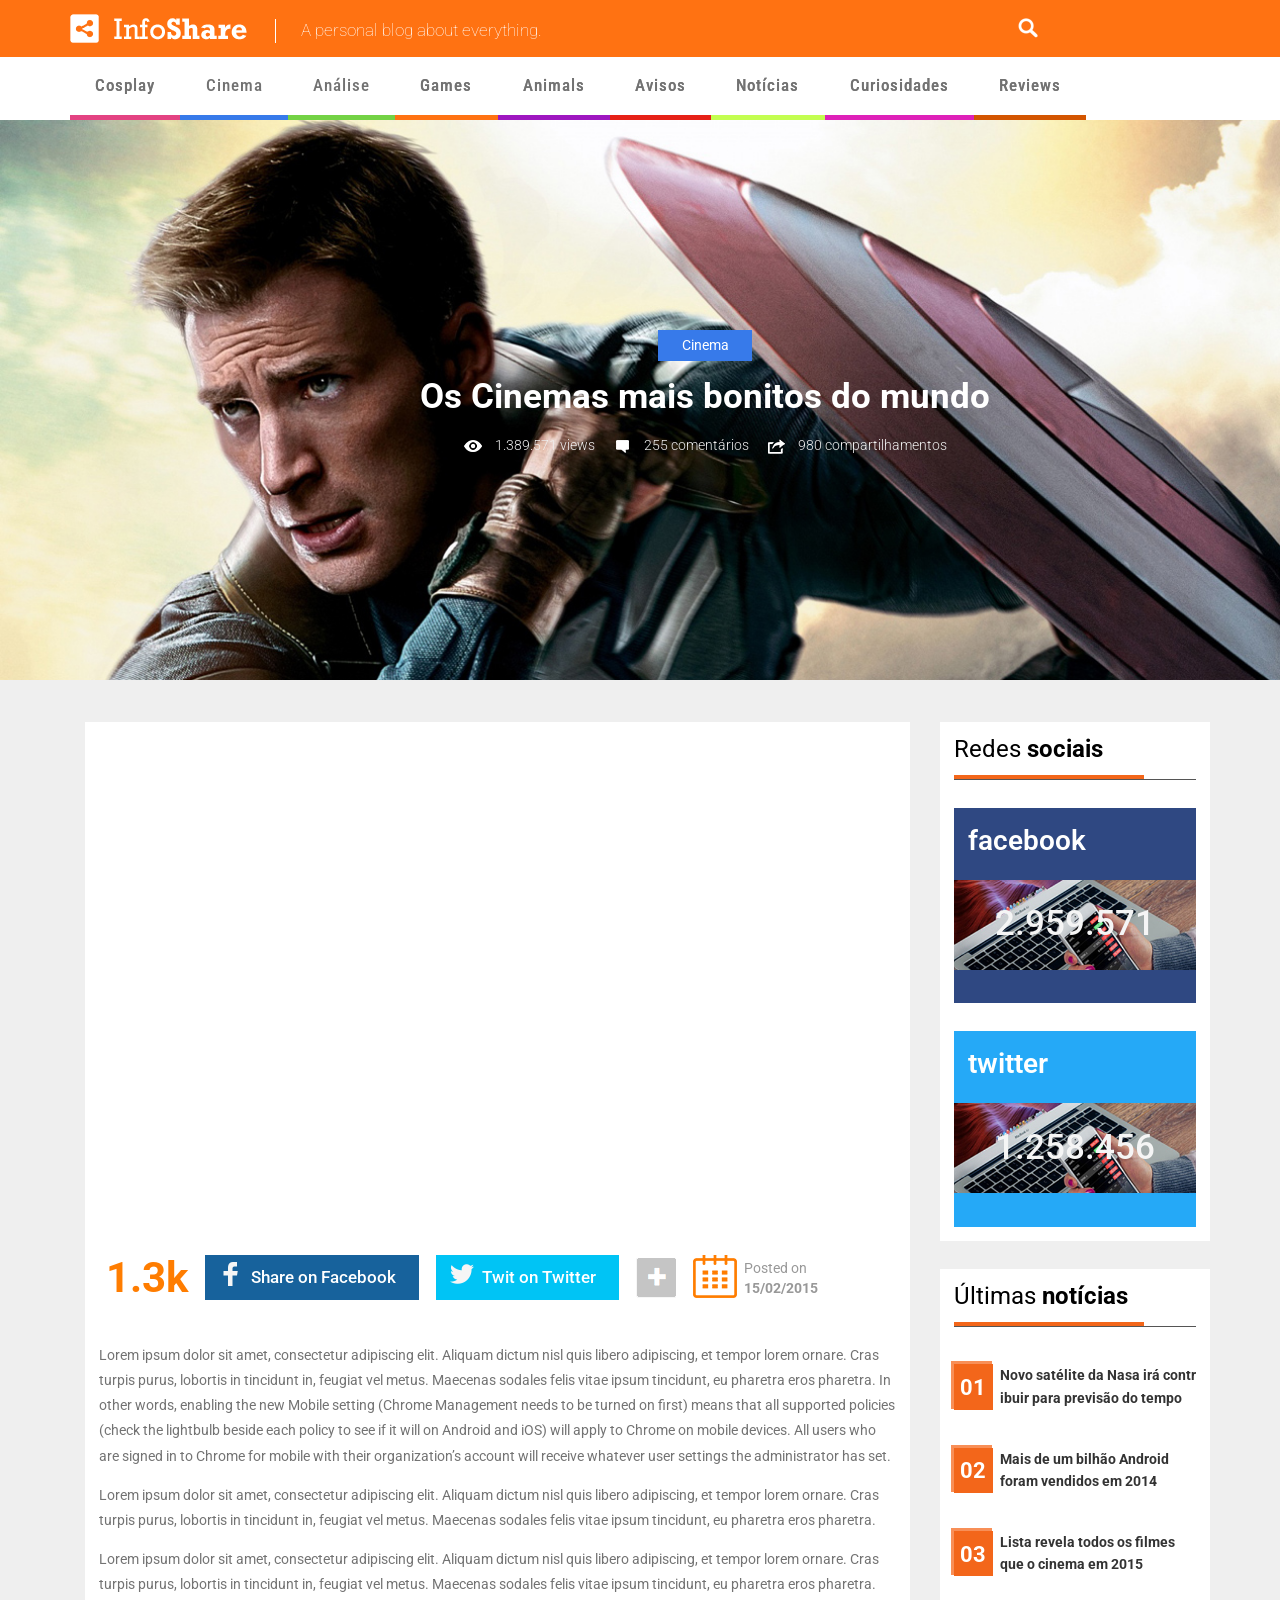
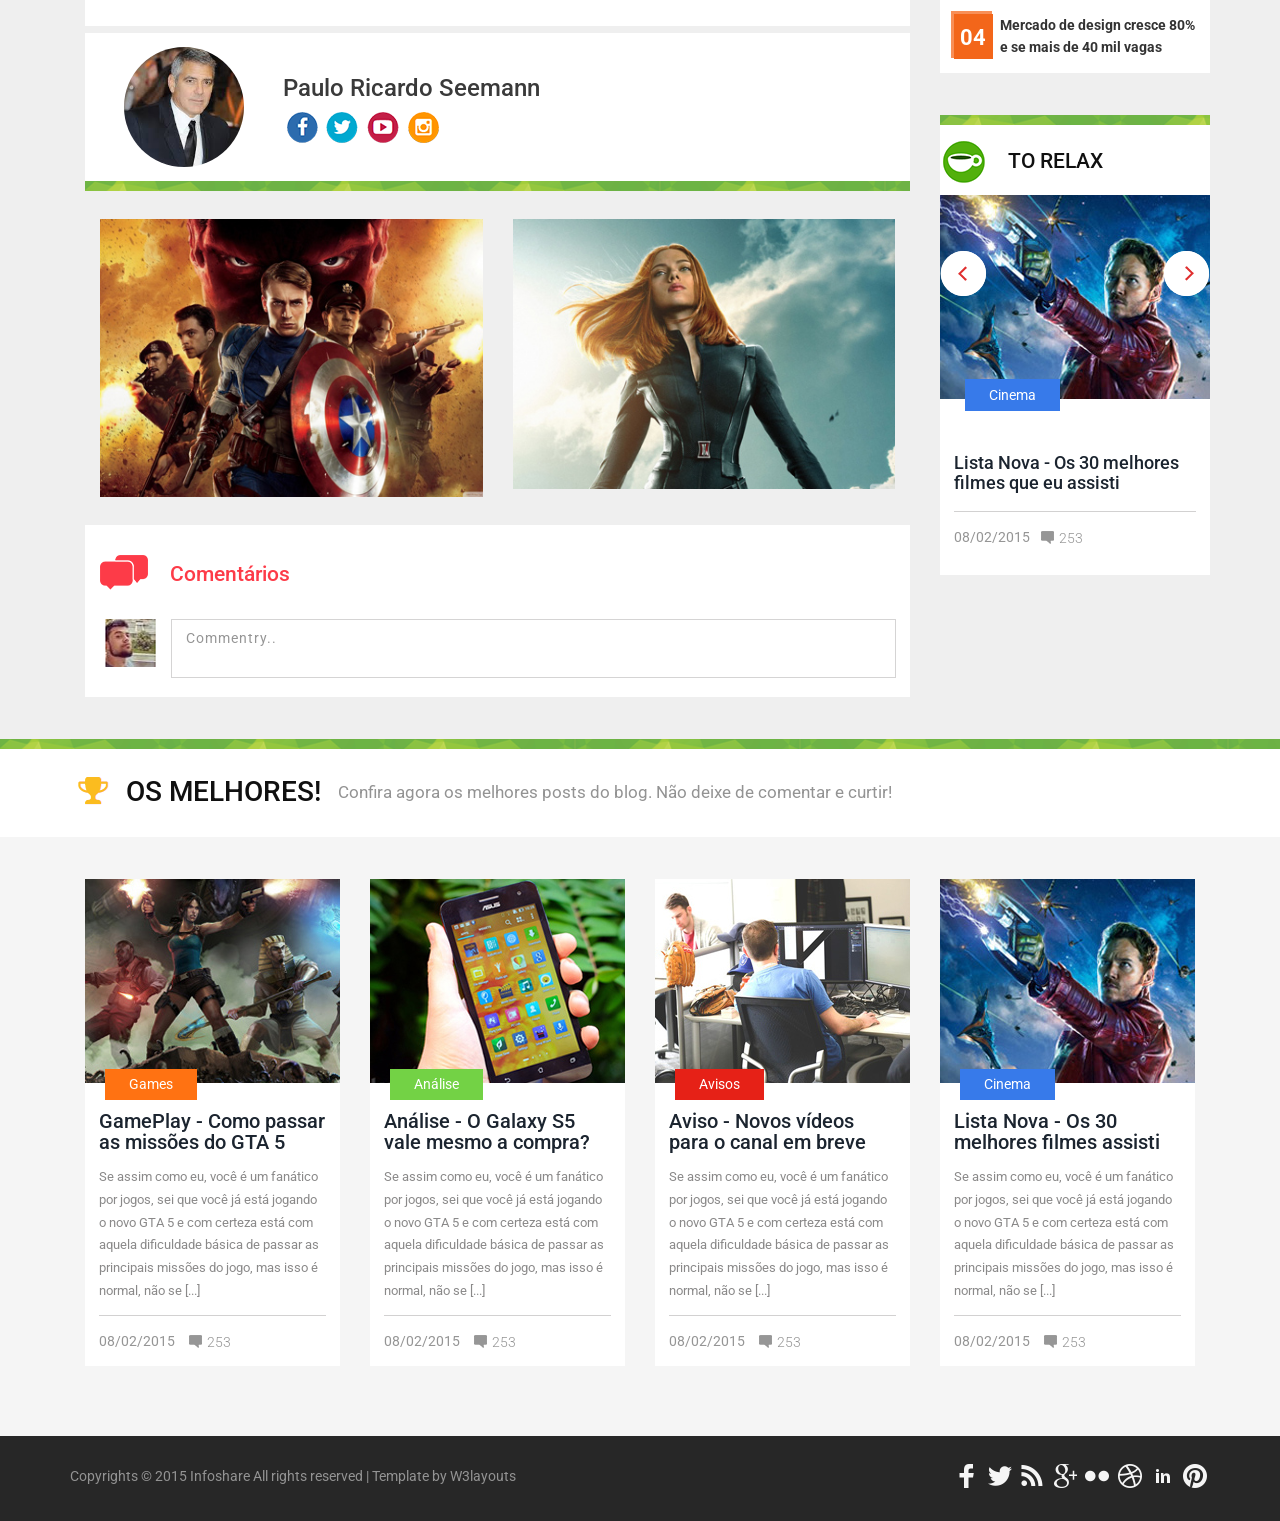
<file: web/cinema.html>
<!--
Author: W3layouts
Author URL: http://w3layouts.com
License: Creative Commons Attribution 3.0 Unported
License URL: http://creativecommons.org/licenses/by/3.0/
-->
<!DOCTYPE HTML>
<html>
<head>
<title>Infoshare a Entertainment Category Flat Bootstarp Responsive Website Template | Cinema :: w3layouts</title>
<link href="css/bootstrap.css" rel="stylesheet" type="text/css" media="all">
<link href="css/style.css" rel="stylesheet" type="text/css" media="all" />
<meta name="viewport" content="width=device-width, initial-scale=1">
<meta http-equiv="Content-Type" content="text/html; charset=utf-8" />
<meta name="keywords" content="Infoshare Responsive web template, Bootstrap Web Templates, Flat Web Templates, Andriod Compatible web template, 
Smartphone Compatible web template, free webdesigns for Nokia, Samsung, LG, SonyErricsson, Motorola web design" />
<script type="application/x-javascript"> addEventListener("load", function() { setTimeout(hideURLbar, 0); }, false); function hideURLbar(){ window.scrollTo(0,1); } </script>
<link href='http://fonts.googleapis.com/css?family=Roboto:400,300,100,500,700,900' rel='stylesheet' type='text/css'>
<link href='http://fonts.googleapis.com/css?family=Roboto+Condensed:400,300,700' rel='stylesheet' type='text/css'>
<script src="js/jquery.min.js"></script>
 <script src="js/responsiveslides.min.js"></script>
 <link rel="stylesheet" href="css/swipebox.css">
  <script>
    // You can also use "$(window).load(function() {"
    $(function () {
      $("#slider").responsiveSlides({
      	auto: true,
        manualControls: '#slider3-pager',
      });
    });
  </script>
  <!------ Light Box ------>
    <script src="js/jquery.swipebox.min.js"></script> 
    <script type="text/javascript">
		jQuery(function($) {
			$(".swipebox").swipebox();
		});
	</script>
    <!------ Eng Light Box ------
</head>
<body>
<!-- banner -->
		<div class="header">
		<div class="container">
			<div class="logo">
				<a href="index.html"><img src="images/logo.png" class="img-responsive" alt=""></a>
			</div>
			<div class="person">
				<p>A personal blog about everything.</p>
			</div>
			<div class="search-box">
				<div id="sb-search" class="sb-search">
					<form>
						<input class="sb-search-input" placeholder="Enter your search term..." type="search" name="search" id="search">
						<input class="sb-search-submit" type="submit" value="">
						<span class="sb-icon-search"> </span>
					</form>
				</div>
			</div>
			<!-- search-scripts -->
				<script src="js/classie.js"></script>
				<script src="js/uisearch.js"></script>
				<script>
					new UISearch( document.getElementById( 'sb-search' ) );
				</script>
			<!-- //search-scripts -->

			<div class="clearfix"> </div>
		</div>
		</div>
		<div class="header-bottom">
		<div class="container">
			<div class="head-nav">
					<span class="menu"> </span>
						<ul class="cl-effect-15">
							<li><a class="color2" href="index.html" data-hover="Cosplay">Cosplay</a></li>
							<li><a class="color1" href="cinema.html">Cinema</a></li>
							<li><a class="color3" href="analise.html">Análise</a></li>
							<li><a class="color4" href="games.html" data-hover="Games">Games</a></li>
							<li><a class="color6" href="animals.html" data-hover="Animals">Animals</a></li>
							<li><a class="color5" href="404.html" data-hover="Avisos">Avisos</a></li>
							<li><a class="color7" href="noticias.html" data-hover="Notícias">Notícias</a></li>
							<li><a class="color8" href="curiosidades.html" data-hover="Curiosidades">Curiosidades</a></li>
							<li><a class="color9" href="reviews.html" data-hover="Reviews">Reviews</a></li>
								<div class="clearfix"> </div>
						</ul>
						<!-- script-for-nav -->
					<script>
						$( "span.menu" ).click(function() {
						  $( ".head-nav ul" ).slideToggle(300, function() {
							// Animation complete.
						  });
						});
					</script>
				<!-- script-for-nav --> 
				</div>
					<div class="clearfix"> </div>
			</div>
			</div>
				
<!-- banner -->
 <div class="slider">
	    <!-- Slideshow 3 -->
	    <ul class="rslides" id="slider">
	      <li>
				<img src="images/cin3.jpg" class="img-responsive" alt="">
					<div class="caption">
						<a class="cinebtn" href="#">Cinema</a>
						<h1>Os Cinemas mais bonitos do mundo</h1>
							<a class="cap" href="#"><i class="eye"> </i><span class="icon_text">1.389.571 views</span></a>
							<a class="cap" href="#"><i class="inter"> </i><span class="icon_text">255 comentários</span></a>
							<a class="cap" href="#"><i class="compart"> </i><span class="icon_text">980 compartilhamentos</span></a>
									
					</div>
		  </li>
	    </ul>
    </div>
<!-- banner -->	
<!-- animais -->
	<div class="animais">
		<div class="container">
			<div class="col-md-9 cnma">
			<div class="analize">
				<iframe width="100%" height="472" src="https://www.youtube.com/embed/7SlILk2WMTI" frameborder="0" allowfullscreen></iframe>
				<div class="f-shar">
					<ul>
						<li><h6>1.3k</h6></li>
						<li class="s-fb"><a class="shre" href="#"><i class="fb"> </i><span class="icon_text2">Share on Facebook</span></a></li>
						<li class="s-twt"><a class="shre" href="#"><i class="twt"> </i><span class="icon_text2">Twit on Twitter</span></a></li>
						<li><a class="shre" href="#"><i class="plus"> </i></a></li>
						<li><a class="shre" href="#"><i class="date"> </i><span class="icon_text3">Posted on <br><strong>15/02/2015</strong></span></a></li>
					</ul>
				</div>
				
					<p>Lorem ipsum dolor sit amet, consectetur adipiscing elit. Aliquam dictum nisl quis libero adipiscing, et tempor lorem ornare. Cras turpis purus, lobortis in tincidunt in, feugiat vel metus. Maecenas sodales felis vitae ipsum tincidunt, eu pharetra eros pharetra. In other words, enabling the new Mobile setting (Chrome Management needs to be turned on first) means that all supported policies (check the lightbulb beside each policy to see if it will on Android and iOS) will apply to Chrome on mobile devices. All users who are signed in to Chrome for mobile with their organization’s account will receive whatever user settings the administrator has set.</p>
					<p>Lorem ipsum dolor sit amet, consectetur adipiscing elit. Aliquam dictum nisl quis libero adipiscing, et tempor lorem ornare. Cras turpis purus, lobortis in tincidunt in, feugiat vel metus. Maecenas sodales felis vitae ipsum tincidunt, eu pharetra eros pharetra.</p>
					<p>Lorem ipsum dolor sit amet, consectetur adipiscing elit. Aliquam dictum nisl quis libero adipiscing, et tempor lorem ornare. Cras turpis purus, lobortis in tincidunt in, feugiat vel metus. Maecenas sodales felis vitae ipsum tincidunt, eu pharetra eros pharetra.</p>
			</div>
				<div class="paulo">
					<div class="paulo-left">
						<img src="images/man.jpg" class="img-responsive" alt="">
					</div>
					<div class="paulo-right">
						<h4>Paulo Ricardo Seemann</h4>
						<div class="socia-ani">
							<ul>
								<li><a href="#"><i class="facebk"> </i></a></li>
								<li><a href="#"><i class="twiter"> </i></a></li>
								<li><a href="#"><i class="youtub"> </i></a></li>
								<li><a href="#"><i class="pp"> </i></a></li>
									<div class="clearfix"></div>	
							</ul>
						</div>
					</div>
					<div class="clearfix"> </div>
				</div>
				<i class="line"> </i>
					<div class="como">
				<div class="anaal">
					<div class="col-md-6 cin-left1">
						<img src="images/cin1.jpg" class="img-responsive" alt="">
					</div>
					<div class="col-md-6 cin-right1">
						<img src="images/cin2.jpg" class="img-responsive" alt="">
					</div>
					<div class="clearfix"> </div>
				</div>
				<div class="clearfix"> </div>
					</div>
					<div class="commts">
						<div class="com">
							<i class="comt"> </i><h4>Comentários</h4>
							<div class="clearfix"> </div>
						</div>
						<div class="commts-left">
							<img src="images/men.png" class="img-responsive" alt="">
						</div>
						<div class="commts-right">
							<textarea value="Message" onfocus="this.value = '';" onblur="if (this.value == '') {this.value = 'Commentry';}">Commentry..</textarea>
						</div>
						<div class="clearfix"> </div>
					</div>
					
			</div>
			<div class="col-md-3 redes">
			<div class="red-1">
				<h3>Redes <strong>sociais</strong><label2></label2></h3>
						<div class="redes-1">
							<div class="redes-top">
								<div class="redes-left">
									<h4>facebook</h4>
								</div>
								<div class="redes-right">
									<div class="fb-like fb_iframe_widget" data-href="https://developers.facebook.com/w3layouts" data-layout="button" data-action="like" data-show-faces="true" data-share="false" fb-xfbml-state="rendered" fb-iframe-plugin-query="action=like&amp;app_id=&amp;container_width=0&amp;href=https%3A%2F%2Fdevelopers.facebook.com%2Fw3layouts&amp;layout=button&amp;locale=en_US&amp;sdk=joey&amp;share=false&amp;show_faces=true"><span style="vertical-align: bottom; width: 48px; height: 20px;"><iframe name="f1e6deae58" width="1000px" height="1000px" frameborder="0" allowtransparency="true" scrolling="no" title="fb:like Facebook Social Plugin" src="http://www.facebook.com/v2.3/plugins/like.php?action=like&amp;app_id=&amp;channel=http%3A%2F%2Fstatic.ak.facebook.com%2Fconnect%2Fxd_arbiter%2F6Dg4oLkBbYq.js%3Fversion%3D41%23cb%3Df8e691e7%26domain%3D192.168.2.13%26origin%3Dhttp%253A%252F%252F192.168.2.13%252Ff364662d8%26relation%3Dparent.parent&amp;container_width=0&amp;href=https%3A%2F%2Fdevelopers.facebook.com%2Fw3layouts&amp;layout=button&amp;locale=en_US&amp;sdk=joey&amp;share=false&amp;show_faces=true" style="border: none; visibility: visible; width: 48px; height: 20px;" class=""></iframe></span></div>
									<div id="fb-root" class=" fb_reset"><div style="position: absolute; top: -10000px; height: 0px; width: 0px;"><div></div></div><div style="position: absolute; top: -10000px; height: 0px; width: 0px;"><div><iframe name="fb_xdm_frame_http" frameborder="0" allowtransparency="true" scrolling="no" id="fb_xdm_frame_http" aria-hidden="true" title="Facebook Cross Domain Communication Frame" tabindex="-1" src="http://static.ak.facebook.com/connect/xd_arbiter/6Dg4oLkBbYq.js?version=41#channel=f364662d8&amp;origin=http%3A%2F%2F192.168.2.13" style="border: none;"></iframe><iframe name="fb_xdm_frame_https" frameborder="0" allowtransparency="true" scrolling="no" id="fb_xdm_frame_https" aria-hidden="true" title="Facebook Cross Domain Communication Frame" tabindex="-1" src="https://s-static.ak.facebook.com/connect/xd_arbiter/6Dg4oLkBbYq.js?version=41#channel=f364662d8&amp;origin=http%3A%2F%2F192.168.2.13" style="border: none;"></iframe></div></div></div>
										<script>(function(d, s, id) {
										  var js, fjs = d.getElementsByTagName(s)[0];
										  if (d.getElementById(id)) return;
										  js = d.createElement(s); js.id = id;
										  js.src = "//connect.facebook.net/en_US/sdk.js#xfbml=1&version=v2.3";
										  fjs.parentNode.insertBefore(js, fjs);
										}(document, 'script', 'facebook-jssdk'));</script>
								</div>
								<div class="clearfix"> </div>
							</div>
							<div class="redes-bottom">
								<h6>2.959.571</h6>
							</div>
							<div class="redes-bottom1">
							</div>
						</div>
						<div class="redes-1">
							<div class="redes-top2">
								<div class="redes-left">
									<h4>twitter</h4>
								</div>
								<div class="redes-right">
									<iframe id="twitter-widget-0" scrolling="no" frameborder="0" allowtransparency="true" src="http://platform.twitter.com/widgets/tweet_button.23a4a4933995b86880bb787f8ff6a082.en.html#_=1428382271595&amp;count=none&amp;dnt=false&amp;id=twitter-widget-0&amp;lang=en&amp;original_referer=http%3A%2F%2F192.168.2.13%2Fsurendra%2Fapril%2Finfoshare%2Fweb%2Findex.html&amp;related=twitterdev&amp;size=m&amp;text=Infoshare%20a%20Hotel%20Category%20Flat%20Bootstarp%20Responsive%20Website%20Template%20%7C%20Home%20%3A%3A%20w3layouts&amp;url=http%3A%2F%2F192.168.2.13%2Fsurendra%2Fapril%2Finfoshare%2Fweb%2Findex.html" class="twitter-share-button twitter-tweet-button twitter-share-button twitter-count-none" title="Twitter Tweet Button" data-twttr-rendered="true" style="width: 56px; height: 20px;"></iframe>
										<script>
										window.twttr=(function(d,s,id){var js,fjs=d.getElementsByTagName(s)[0],t=window.twttr||{};if(d.getElementById(id))return;js=d.createElement(s);js.id=id;js.src="https://platform.twitter.com/widgets.js";fjs.parentNode.insertBefore(js,fjs);t._e=[];t.ready=function(f){t._e.push(f);};return t;}(document,"script","twitter-wjs"));
										</script>
								</div>
								<div class="clearfix"> </div>
							</div>
							<div class="redes-bottom">
								<h6>1.258.456</h6>
							</div>
							<div class="redes-bottom2">
							</div>
						</div>
				</div>
						<div class="ultimas">
							<h3>Últimas <strong>notícias</strong><label4></label4></h3>
							<div class="ultimas-top">
								<span>01</span><h5>Novo satélite da Nasa irá contr ibuir para previsão do tempo</h5>
								<div class="clearfix"> </div>
							</div>
							<div class="ultimas-top">
								<span>02</span><h5>Mais de um bilhão Android foram vendidos em 2014</h5>
								<div class="clearfix"> </div>
							</div>
							<div class="ultimas-top">
								<span>03</span><h5>Lista revela todos os filmes que o cinema em 2015</h5>
								<div class="clearfix"> </div>
							</div>
							<div class="ultimas-top">
								<span>04</span><h5>Mercado de design cresce 80% e se mais de 40 mil vagas</h5>
								<div class="clearfix"> </div>
							</div>
						</div>
					<div class="relax-top">
							<i class="line"> </i>
								<div class="relax">
								<div class="wmuSlider example1 section" id="section-1" style="overflow: hidden; height: 200px;">
									<article style="position: relative; width: 100%; opacity: 0.175275975834908;"> 
										<div class="rel">
											<i class="teacu"> </i><h4>TO RELAX</h4>
										 </div>
											<div class="clearfix"></div>
											<a href="single.html"><img src="images/18.jpg" class="img-responsive" alt=""></a>
											<a class="cinmsbtn1" href="single.html">Cinema</a>
											<div class="comopasser-bottom1">
												<h5><a href="single.html">Lista Nova - Os 30 melhores filmes que eu assisti</a></h5>
												<div class="curtir">
													<li>08/02/2015</li>
													<li><a class="cap" href="#"><i class="inter1"> </i><span class="icon_text1">253</span></a></li>
												</div>
											</div>
									</article>
									<article style="position: absolute; width: 100%; opacity: 0;"> 
										<div class="rel">
											<i class="teacu"> </i><h4>TO RELAX</h4>
										 </div>
											<div class="clearfix"></div>
											<a href="single.html"><img src="images/15.jpg" class="img-responsive" alt=""></a>
											<a class="gamsbtn1" href="single.html">Games</a>
											<div class="comopasser-bottom1">
												<h5><a href="single.html">GamePlay - Como passar as missões do GTA 5</a></h5>
												<div class="curtir">
													<li>08/02/2015</li>
													<li><a class="cap" href="#"><i class="inter1"> </i><span class="icon_text1">253</span></a></li>
												</div>
											</div>
									</article>
									<article style="position: absolute; width: 100%; opacity: 0;"> 
										<div class="rel">
											<i class="teacu"> </i><h4>TO RELAX</h4>
										 </div>
											<div class="clearfix"></div>
											<a href="single.html"><img src="images/16.jpg" class="img-responsive" alt=""></a>
											<a class="anasbtn1" href="single.html">Análise</a>
											<div class="comopasser-bottom1">
												<h5><a href="single.html">Análise - O Galaxy S5 vale mesmo a compra?</a></h5>
												<div class="curtir">
													<li>08/02/2015</li>
													<li><a class="cap" href="#"><i class="inter1"> </i><span class="icon_text1">253</span></a></li>
												</div>
											</div>
									</article>
									<ul class="wmuSliderPagination">
										<li><a href="#" class="">0</a></li>
										<li><a href="#" class="">1</a></li>
										<li><a href="#" class="">2</a></li>
									</ul>
						<a class="wmuSliderPrev">Previous</a><a class="wmuSliderNext">Next</a><ul class="wmuSliderPagination"><li><a href="#" class="wmuActive">0</a></li><li><a href="#" class="">1</a></li><li><a href="#" class="">2</a></li></ul></div>
						</div>
						</div>
			</div>
				<div class="clearfix"> </div>
				 <!-- script -->
          <script src="js/jquery.wmuSlider.js"></script> 
			<script>
       			$('.example1').wmuSlider();         
   		    </script>
			<!-- script -->		
		</div>
	</div>
	<!-- animais -->
<i class="line"> </i>	
	<div class="melhores">
		<div class="container">
			<li><i class="cup"> </i></li>
			<li><h3>OS MELHORES!</h3></li>
			<li><p>Confira agora os melhores posts do blog. Não deixe de comentar e curtir!</p></li>
			<div class="clearfix"></div>	
		</div>
	</div>
<!-- comopasser -->	
	<div class="comopasser">
		<div class="container">
			<div class="col-md-3 comopasser-top">
				<a href="single.html"><img src="images/15.jpg" class="img-responsive" alt=""></a>
				<a class="gamsbtn" href="single.html">Games</a>
				<div class="comopasser-bottom">
					<h3><a href="single.html">GamePlay - Como passar as missões do GTA 5</a></h3>
					<p>Se assim como eu, você é um fanático por jogos, sei que você já está jogando o novo GTA 5 e com certeza está com aquela dificuldade básica de passar as principais missões do jogo, mas isso é normal, não se  [...]</p>
						<div class="curtir">
							<li>08/02/2015</li>
							<li><div class="fb-share-button" data-href="https://developers.facebook.com/w3layouts/" data-layout="button_count"></div>
							<div id="fb-root"></div>
							<script>(function(d, s, id) {
							  var js, fjs = d.getElementsByTagName(s)[0];
							  if (d.getElementById(id)) return;
							  js = d.createElement(s); js.id = id;
							  js.src = "//connect.facebook.net/en_US/sdk.js#xfbml=1&version=v2.3";
							  fjs.parentNode.insertBefore(js, fjs);
							}(document, 'script', 'facebook-jssdk'));</script></li>
							<li><a class="cap" href="#"><i class="inter1"> </i><span class="icon_text1">253</span></a></li>
						</div>
				</div>
			</div>
			<div class="col-md-3 comopasser-top">
				<a href="single.html"><img src="images/16.jpg" class="img-responsive" alt=""></a>
				<a class="anasbtn" href="single.html">Análise</a>
				<div class="comopasser-bottom">
					<h3><a href="single.html">Análise - O Galaxy S5 vale mesmo a compra?</a></h3>
					<p>Se assim como eu, você é um fanático por jogos, sei que você já está jogando o novo GTA 5 e com certeza está com aquela dificuldade básica de passar as principais missões do jogo, mas isso é normal, não se  [...]</p>
						<div class="curtir">
							<li>08/02/2015</li>
							<li><div class="fb-share-button" data-href="https://developers.facebook.com/w3layouts/" data-layout="button_count"></div>
							<div id="fb-root"></div>
							<script>(function(d, s, id) {
							  var js, fjs = d.getElementsByTagName(s)[0];
							  if (d.getElementById(id)) return;
							  js = d.createElement(s); js.id = id;
							  js.src = "//connect.facebook.net/en_US/sdk.js#xfbml=1&version=v2.3";
							  fjs.parentNode.insertBefore(js, fjs);
							}(document, 'script', 'facebook-jssdk'));</script></li>
							<li><a class="cap" href="#"><i class="inter1"> </i><span class="icon_text1">253</span></a></li>
						</div>
				</div>
			</div>
			<div class="col-md-3 comopasser-top">
				<a href="single.html"><img src="images/25.jpg" class="img-responsive" alt=""></a>
				<a class="avisbtn" href="single.html">Avisos</a>
				<div class="comopasser-bottom">
					<h3><a href="single.html">Aviso - Novos vídeos para o canal em breve </a></h3>
					<p>Se assim como eu, você é um fanático por jogos, sei que você já está jogando o novo GTA 5 e com certeza está com aquela dificuldade básica de passar as principais missões do jogo, mas isso é normal, não se  [...]</p>
						<div class="curtir">
							<li>08/02/2015</li>
							<li><div class="fb-share-button" data-href="https://developers.facebook.com/w3layouts/" data-layout="button_count"></div>
							<div id="fb-root"></div>
							<script>(function(d, s, id) {
							  var js, fjs = d.getElementsByTagName(s)[0];
							  if (d.getElementById(id)) return;
							  js = d.createElement(s); js.id = id;
							  js.src = "//connect.facebook.net/en_US/sdk.js#xfbml=1&version=v2.3";
							  fjs.parentNode.insertBefore(js, fjs);
							}(document, 'script', 'facebook-jssdk'));</script></li>
							<li><a class="cap" href="#"><i class="inter1"> </i><span class="icon_text1">253</span></a></li>
						</div>
				</div>
			</div>
			<div class="col-md-3 comopasser-top">
				<a href="single.html"><img src="images/19.jpg" class="img-responsive" alt=""></a>
				<a class="cinmsbtn" href="single.html">Cinema</a>
				<div class="comopasser-bottom">
					<h3><a href="single.html">Lista Nova - Os 30 melhores filmes assisti</a></h3>
					<p>Se assim como eu, você é um fanático por jogos, sei que você já está jogando o novo GTA 5 e com certeza está com aquela dificuldade básica de passar as principais missões do jogo, mas isso é normal, não se  [...]</p>
						<div class="curtir">
							<li>08/02/2015</li>
							<li><div class="fb-share-button" data-href="https://developers.facebook.com/w3layouts/" data-layout="button_count"></div>
							<div id="fb-root"></div>
							<script>(function(d, s, id) {
							  var js, fjs = d.getElementsByTagName(s)[0];
							  if (d.getElementById(id)) return;
							  js = d.createElement(s); js.id = id;
							  js.src = "//connect.facebook.net/en_US/sdk.js#xfbml=1&version=v2.3";
							  fjs.parentNode.insertBefore(js, fjs);
							}(document, 'script', 'facebook-jssdk'));</script></li>
							<li><a class="cap" href="#"><i class="inter1"> </i><span class="icon_text1">253</span></a></li>
						</div>
				</div>
			</div>
				<div class="clearfix"></div>	
		</div>
	</div>
<!-- comopasser -->	
<!-- footer -->	
	<div class="footer">
		<div class="container">
			<p>Copyrights © 2015 Infoshare All rights reserved | Template by <a href="http://w3layouts.com/">W3layouts</a></p>
			<div class="social">
				<ul>
					<li><a href="#"><i class="facebk1"> </i></a></li>
					<li><a href="#"><i class="twiter1"> </i></a></li>
					<li><a href="#"><i class="rss"> </i></a></li>
					<li><a href="#"><i class="gopl"> </i></a></li>
					<li><a href="#"><i class="flik"> </i></a></li>
					<li><a href="#"><i class="drible"> </i></a></li>
					<li><a href="#"><i class="in"> </i></a></li>
					<li><a href="#"><i class="pp1"> </i></a></li>
						<div class="clearfix"></div>	
				</ul>
			</div>
			<div class="clearfix"></div>
		</div>
	</div>
<!-- footer -->	
</body>
</html>
</file>
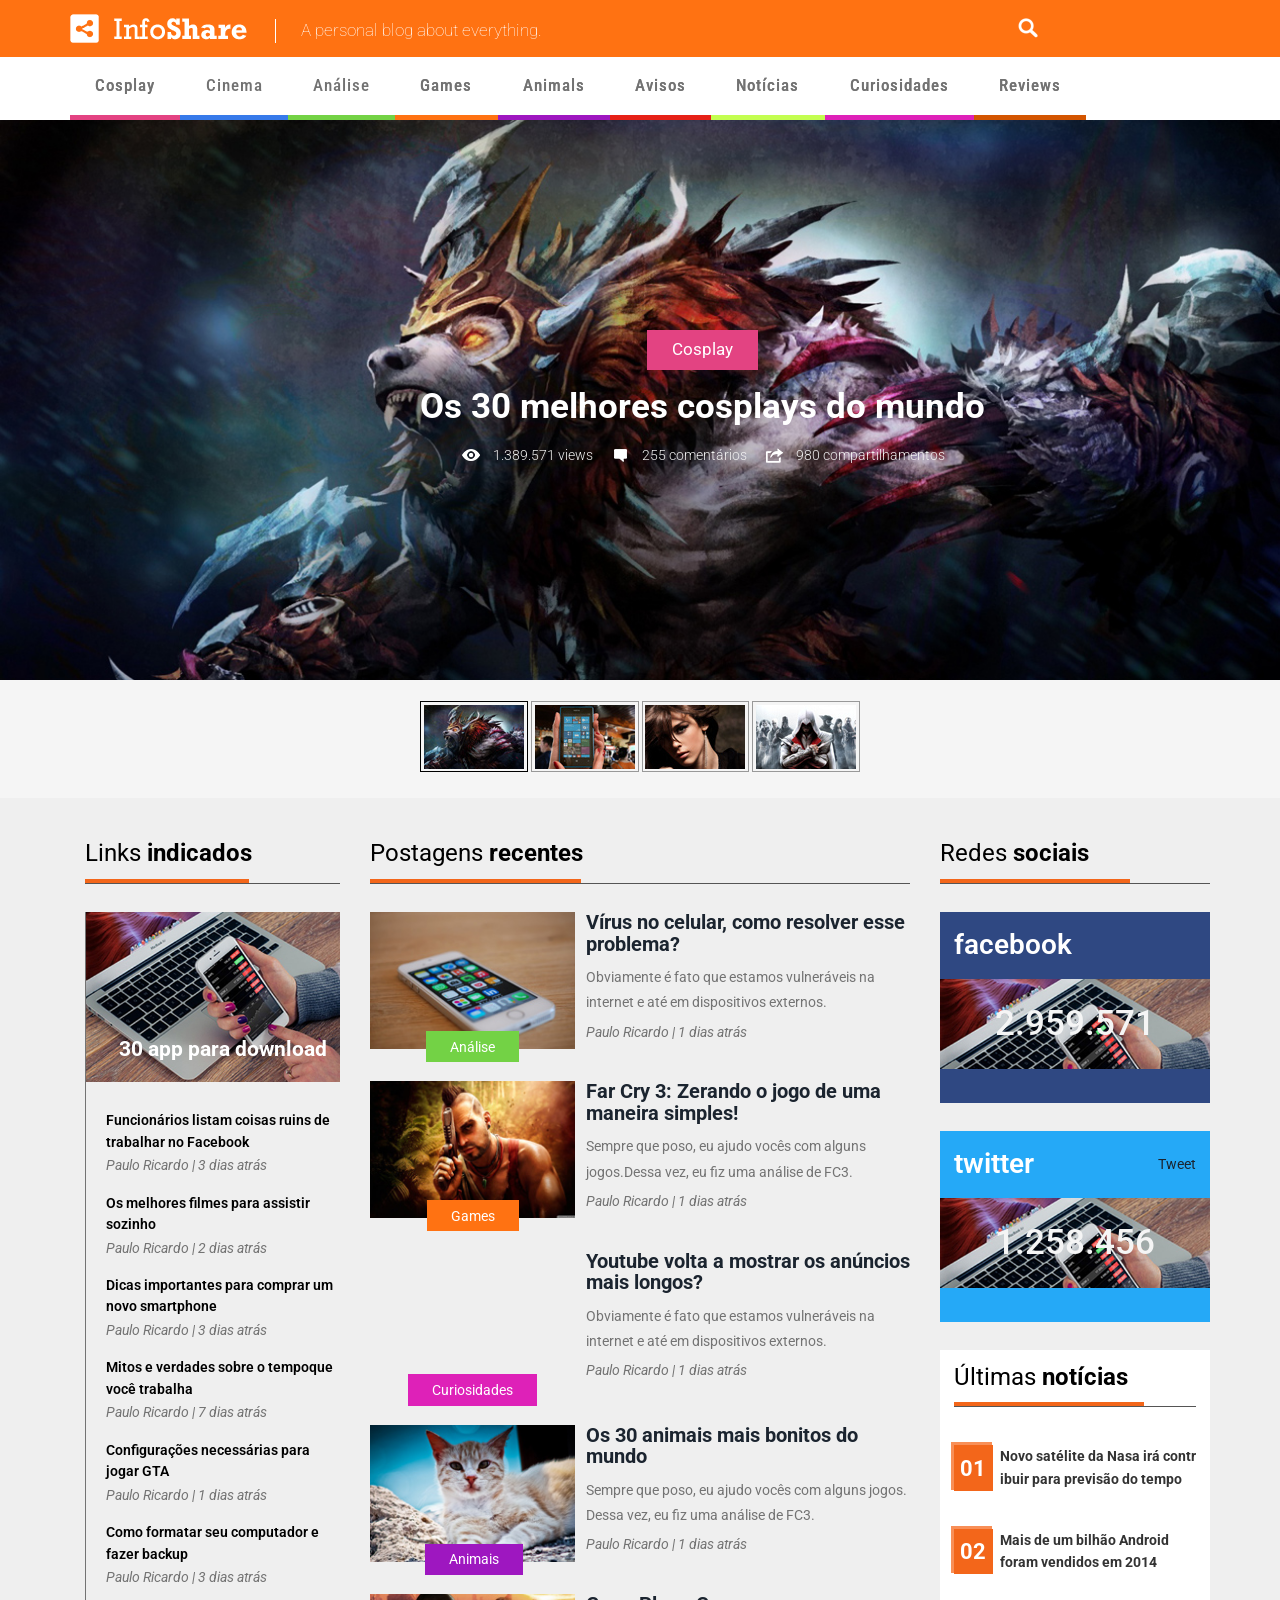
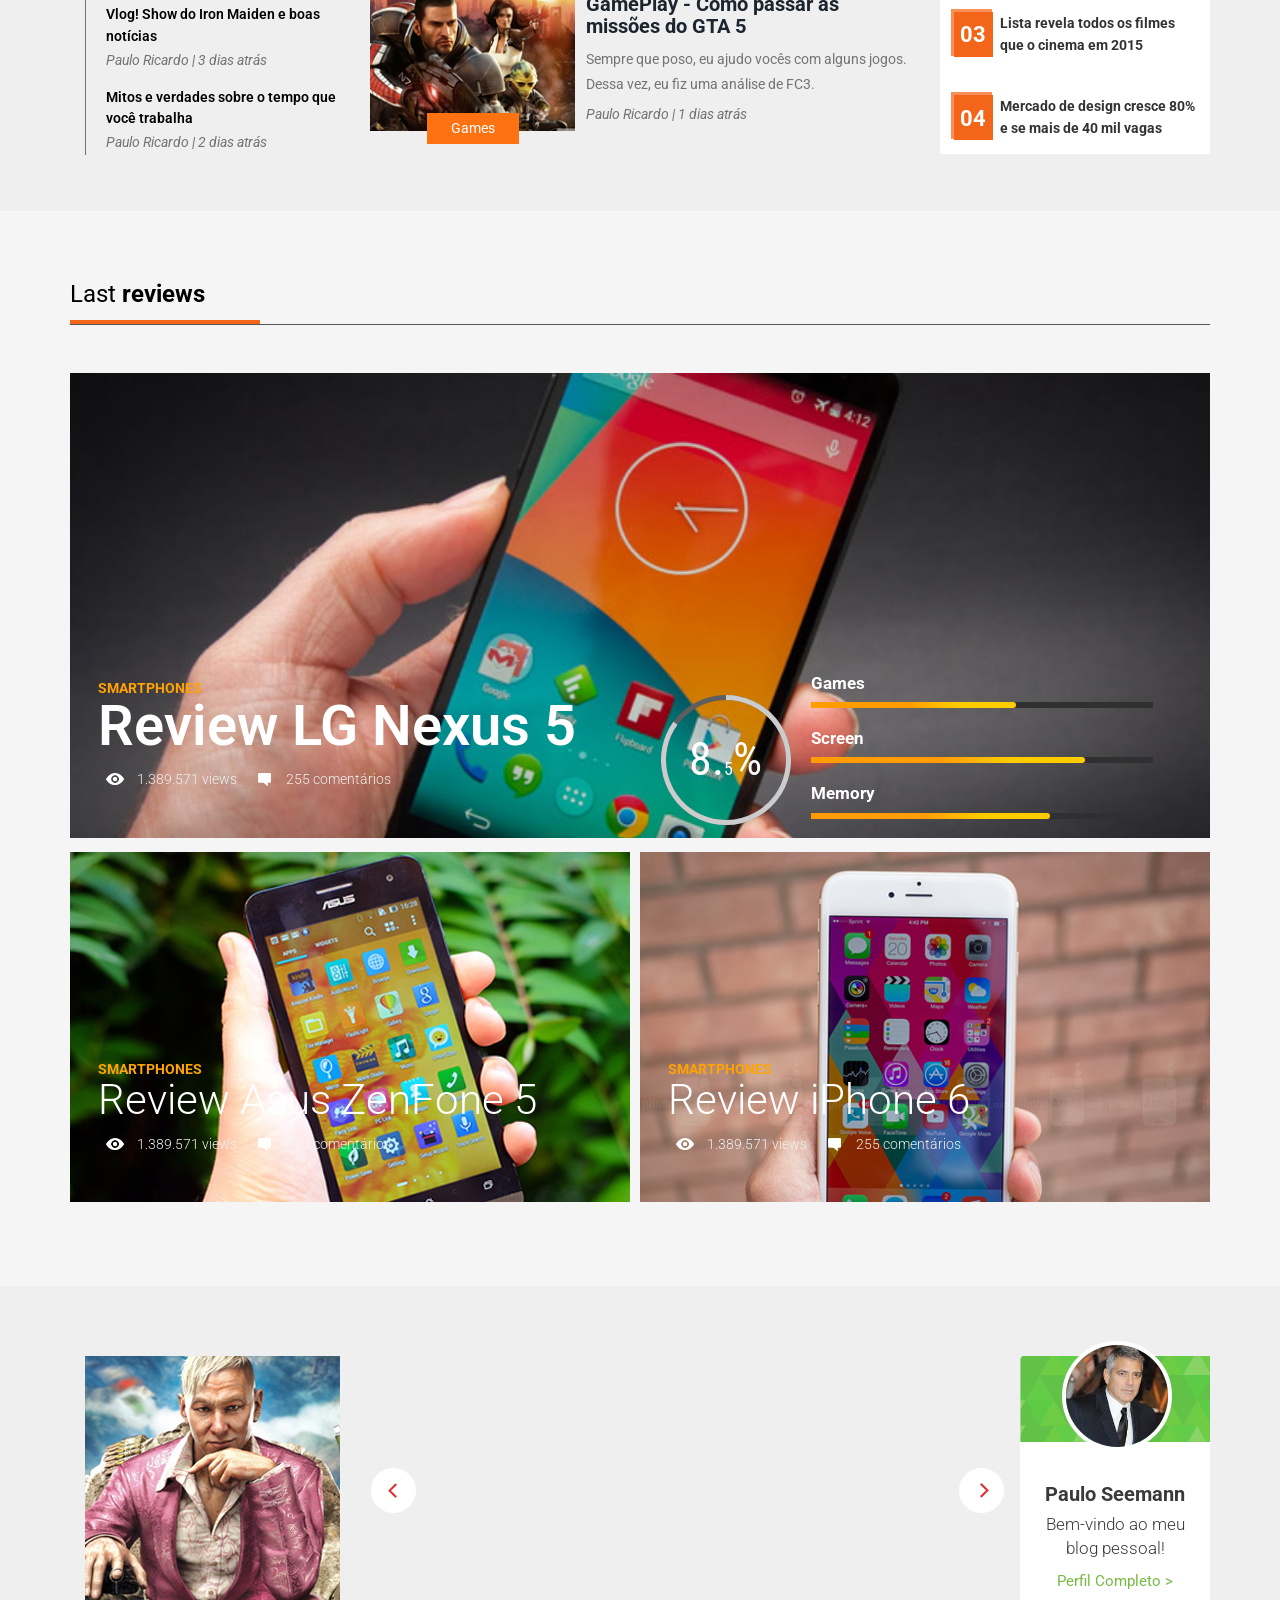
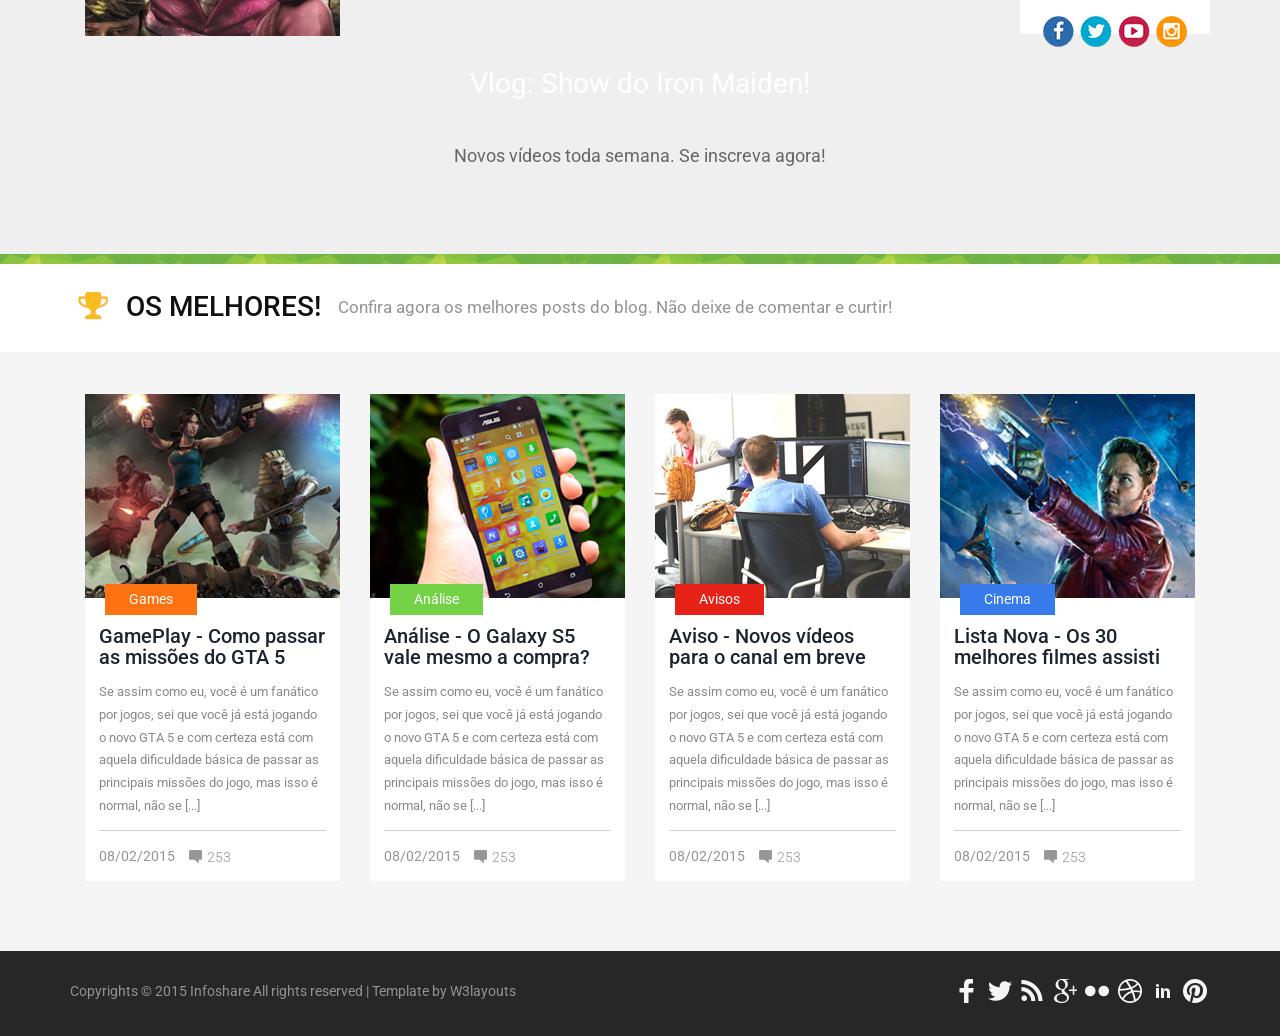
<file: web/curiosidades.html>
<!--
Author: W3layouts
Author URL: http://w3layouts.com
License: Creative Commons Attribution 3.0 Unported
License URL: http://creativecommons.org/licenses/by/3.0/
-->
<!DOCTYPE HTML>
<html>
<head>
<title>Infoshare a Entertainment Category Flat Bootstarp Responsive Website Template | Curiosidades :: w3layouts</title>
<link href="css/bootstrap.css" rel="stylesheet" type="text/css" media="all">
<link href="css/style.css" rel="stylesheet" type="text/css" media="all" />
<meta name="viewport" content="width=device-width, initial-scale=1">
<meta http-equiv="Content-Type" content="text/html; charset=utf-8" />
<meta name="keywords" content="Infoshare Responsive web template, Bootstrap Web Templates, Flat Web Templates, Andriod Compatible web template, 
Smartphone Compatible web template, free webdesigns for Nokia, Samsung, LG, SonyErricsson, Motorola web design" />
<script type="application/x-javascript"> addEventListener("load", function() { setTimeout(hideURLbar, 0); }, false); function hideURLbar(){ window.scrollTo(0,1); } </script>
<link href='http://fonts.googleapis.com/css?family=Roboto:400,300,100,500,700,900' rel='stylesheet' type='text/css'>
<link href='http://fonts.googleapis.com/css?family=Roboto+Condensed:400,300,700' rel='stylesheet' type='text/css'>
<script src="js/jquery.min.js"></script>
 <script src="js/responsiveslides.min.js"></script>
  <script>
    // You can also use "$(window).load(function() {"
    $(function () {
      $("#slider").responsiveSlides({
      	auto: true,
        manualControls: '#slider3-pager',
      });
    });
  </script>
</head>
<body>
<!-- banner -->
		<div class="header">
		<div class="container">
			<div class="logo">
				<a href="index.html"><img src="images/logo.png" class="img-responsive" alt=""></a>
			</div>
			<div class="person">
				<p>A personal blog about everything.</p>
			</div>
			<div class="search-box">
				<div id="sb-search" class="sb-search">
					<form>
						<input class="sb-search-input" placeholder="Enter your search term..." type="search" name="search" id="search">
						<input class="sb-search-submit" type="submit" value="">
						<span class="sb-icon-search"> </span>
					</form>
				</div>
			</div>
			<!-- search-scripts -->
				<script src="js/classie.js"></script>
				<script src="js/uisearch.js"></script>
				<script>
					new UISearch( document.getElementById( 'sb-search' ) );
				</script>
			<!-- //search-scripts -->

			<div class="clearfix"> </div>
		</div>
		</div>
		<div class="header-bottom">
		<div class="container">
			<div class="head-nav">
					<span class="menu"> </span>
						<ul class="cl-effect-15">
							<li><a class="color2" href="index.html" data-hover="Cosplay">Cosplay</a></li>
							<li><a class="color1" href="cinema.html">Cinema</a></li>
							<li><a class="color3" href="analise.html">Análise</a></li>
							<li><a class="color4" href="games.html" data-hover="Games">Games</a></li>
							<li><a class="color6" href="animals.html" data-hover="Animals">Animals</a></li>
							<li><a class="color5" href="404.html" data-hover="Avisos">Avisos</a></li>
							<li><a class="color7" href="noticias.html" data-hover="Notícias">Notícias</a></li>
							<li><a class="color8" href="curiosidades.html" data-hover="Curiosidades">Curiosidades</a></li>
							<li><a class="color9" href="reviews.html" data-hover="Reviews">Reviews</a></li>
								<div class="clearfix"> </div>
						</ul>
						<!-- script-for-nav -->
					<script>
						$( "span.menu" ).click(function() {
						  $( ".head-nav ul" ).slideToggle(300, function() {
							// Animation complete.
						  });
						});
					</script>
				<!-- script-for-nav --> 
				</div>
					<div class="clearfix"> </div>
			</div>
			</div>
				
<!-- banner -->
 <div class="slider">
	    <!-- Slideshow 3 -->
	    <ul class="rslides" id="slider">
	      <li>
				<img src="images/4.jpg" class="img-responsive" alt="">
					<div class="caption">
						<a class="morebtn" href="#">Cosplay</a>
						<h1>Os 30 melhores cosplays do mundo</h1>
							<a class="cap" href="#"><i class="eye"> </i><span class="icon_text">1.389.571 views</span></a>
							<a class="cap" href="#"><i class="inter"> </i><span class="icon_text">255 comentários</span></a>
							<a class="cap" href="#"><i class="compart"> </i><span class="icon_text">980 compartilhamentos</span></a>
									
					</div>
		  </li>
	      <li>
				<img src="images/2.jpg" class="img-responsive" alt="">
					<div class="caption">
						<a class="morebtn" href="#">Cosplay</a>
						<h1>Os 30 melhores cosplays do mundo</h1>
							<a class="cap" href="#"><i class="eye"> </i><span class="icon_text">1.389.571 views</span></a>
							<a class="cap" href="#"><i class="inter"> </i><span class="icon_text">255 comentários</span></a>
							<a class="cap" href="#"><i class="compart"> </i><span class="icon_text">980 compartilhamentos</span></a>
					</div>
			</li>
	      <li>
				<img src="images/3.jpg" class="img-responsive" alt="">
					<div class="caption">
						<a class="morebtn" href="#">Cosplay</a>
						<h1>Os 30 melhores cosplays do mundo</h1>
							<a class="cap" href="#"><i class="eye"> </i><span class="icon_text">1.389.571 views</span></a>
							<a class="cap" href="#"><i class="inter"> </i><span class="icon_text">255 comentários</span></a>
							<a class="cap" href="#"><i class="compart"> </i><span class="icon_text">980 compartilhamentos</span></a>
					</div>
		  </li>
		   <li>
				<img src="images/1.jpg" class="img-responsive" alt="">
					<div class="caption">
						<a class="morebtn" href="#">Cosplay</a>
						<h1>Os 30 melhores cosplays do mundo</h1>
							<a class="cap" href="#"><i class="eye"> </i><span class="icon_text">1.389.571 views</span></a>
							<a class="cap" href="#"><i class="inter"> </i><span class="icon_text">255 comentários</span></a>
							<a class="cap" href="#"><i class="compart"> </i><span class="icon_text">980 compartilhamentos</span></a>
					</div>
		  </li>
	    </ul>
	    <!-- Slideshow 3 Pager -->
	    <ul id="slider3-pager">
	      <li><a href="#"><img src="images/4_thumb.jpg" class="img-responsive" alt=""></a></li>
	      <li><a href="#"><img src="images/2_thumb.jpg" class="img-responsive" alt=""></a></li>
	      <li><a href="#"><img src="images/3_thumb.jpg" class="img-responsive" alt=""></a></li>
		   <li><a href="#"><img src="images/1_thumb.jpg" class="img-responsive" alt=""></a></li>
	    </ul>
    </div>
<!-- banner -->	
<!-- indica -->	
	<div class="indica">
		<div class="container">
			<div class="col-md-3 dicado">
				<h3>Links <strong>indicados</strong><label3></label3></h3>
					<div class="dicado-top">
						<h5>30 app para download</h5>
					</div>
					<div class="dicado-bottom">
						<div class="dicado-1">
							<h6><a href="#">Funcionários listam coisas ruins de trabalhar no Facebook</a></h6>
							<p class="itac">Paulo Ricardo  |  3 dias atrás</p>
						</div>
						<div class="dicado-1">
							<h6><a href="#">Os melhores filmes para assistir sozinho</a></h6>
							<p class="itac">Paulo Ricardo  |  2 dias atrás</p>
						</div>
						<div class="dicado-1">
							<h6><a href="#">Dicas importantes para comprar um novo smartphone</a></h6>
							<p class="itac">Paulo Ricardo  |  3 dias atrás</p>
						</div>
						<div class="dicado-1">
							<h6><a href="#">Mitos e verdades sobre o tempoque você trabalha</a></h6>
							<p class="itac">Paulo Ricardo  |  7 dias atrás</p>
						</div>
						<div class="dicado-1">
							<h6><a href="#">Configurações necessárias para jogar GTA</a></h6>
							<p class="itac">Paulo Ricardo  |  1 dias atrás</p>
						</div>
						<div class="dicado-1">
							<h6><a href="#">Como formatar seu computador e fazer backup</a></h6>
							<p class="itac">Paulo Ricardo  |  3 dias atrás</p>
						</div>
						<div class="dicado-1">
							<h6><a href="#">Vlog! Show do Iron Maiden e boas notícias</a></h6>
							<p class="itac">Paulo Ricardo  |  3 dias atrás</p>
						</div>
						<div class="dicado-1">
							<h6><a href="#">Mitos e verdades sobre o tempo que você trabalha</a></h6>
							<p class="itac">Paulo Ricardo  |  2 dias atrás</p>
						</div>
					</div>
			</div>
			<div class="col-md-6 posta">
				<h3>Postagens <strong>recentes</strong><label1></label1></h3>
				<div class="posta-top">
					<div class="posta-1">
						<div class="posta-left">
							<a href="single.html"><img src="images/7.jpg" class="img-responsive" alt=""></a>
						</div>
						<div class="posta-right">
							<h4><a href="single.html">Vírus no celular, como resolver esse problema?</a></h4>
							<p>Obviamente é fato que estamos vulneráveis na internet e até em dispositivos externos.</p>
							<p class="itac">Paulo Ricardo  |  1 dias atrás</p>
						</div>
						<div class="clearfix"> </div>
						<a class="anabtn" href="single.html">Análise</a>
					</div>
					<div class="posta-1">
						<div class="posta-left">
							<a href="single.html"><img src="images/9.jpg" class="img-responsive" alt=""></a>
						</div>
						<div class="posta-right">
							<h4><a href="single.html">Far Cry 3: Zerando o jogo de uma maneira simples!</a></h4>
							<p>Sempre que poso, eu ajudo vocês com alguns jogos.Dessa vez, eu fiz uma análise de FC3.</p>
							<p class="itac">Paulo Ricardo  |  1 dias atrás</p>
						</div>
						<div class="clearfix"> </div>
						<a class="gambtn" href="single.html">Games</a>
					</div>
					<div class="posta-1">
						<div class="posta-left">
							<iframe src="https://player.vimeo.com/video/77485117" width="100%" height="137" frameborder="0" webkitallowfullscreen mozallowfullscreen allowfullscreen></iframe>
						</div>
						<div class="posta-right">
							<h4><a href="single.html">Youtube volta a mostrar os anúncios mais longos?</a></h4>
							<p>Obviamente é fato que estamos vulneráveis na internet e até em dispositivos externos.</p>
							<p class="itac">Paulo Ricardo  |  1 dias atrás</p>
						</div>
						<div class="clearfix"> </div>
						<a class="Curbtn" href="single.html">Curiosidades</a>
					</div>
					<div class="posta-1">
						<div class="posta-left">
							<a href="single.html"><img src="images/10.jpg" class="img-responsive" alt=""></a>
						</div>
						<div class="posta-right">
							<h4><a href="single.html">Os 30 animais mais bonitos do mundo</a></h4>
							<p>Sempre que poso, eu ajudo vocês com alguns jogos. Dessa vez, eu fiz uma análise de FC3.</p>
							<p class="itac">Paulo Ricardo  |  1 dias atrás</p>
						</div>
						<div class="clearfix"> </div>
						<a class="Anibtn" href="single.html">Animais</a>
					</div>
					<div class="posta-1">
						<div class="posta-left">
							<a href="single.html"><img src="images/11.jpg" class="img-responsive" alt=""></a>
						</div>
						<div class="posta-right">
							<h4><a href="single.html">GamePlay - Como passar as missões do GTA 5 </a></h4>
							<p>Sempre que poso, eu ajudo vocês com alguns jogos. Dessa vez, eu fiz uma análise de FC3.</p>
							<p class="itac">Paulo Ricardo  |  1 dias atrás</p>
						</div>
						<div class="clearfix"> </div>
						<a class="gambtn" href="single.html">Games</a>
					</div>
				</div>
			</div>
			<div class="col-md-3 redes">
				<h3>Redes <strong>sociais</strong><label2></label2></h3>
						<div class="redes-1">
							<div class="redes-top">
								<div class="redes-left">
									<h4>facebook</h4>
								</div>
								<div class="redes-right">
									<div class="fb-like" data-href="https://developers.facebook.com/w3layouts" data-layout="button" data-action="like" data-show-faces="true" data-share="false"></div>
									<div id="fb-root"></div>
										<script>(function(d, s, id) {
										  var js, fjs = d.getElementsByTagName(s)[0];
										  if (d.getElementById(id)) return;
										  js = d.createElement(s); js.id = id;
										  js.src = "//connect.facebook.net/en_US/sdk.js#xfbml=1&version=v2.3";
										  fjs.parentNode.insertBefore(js, fjs);
										}(document, 'script', 'facebook-jssdk'));</script>
								</div>
								<div class="clearfix"> </div>
							</div>
							<div class="redes-bottom">
								<h6>2.959.571</h6>
							</div>
							<div class="redes-bottom1">
							</div>
						</div>
						<div class="redes-1">
							<div class="redes-top2">
								<div class="redes-left">
									<h4>twitter</h4>
								</div>
								<div class="redes-right">
									<a class="twitter-share-button" href="https://twitter.com/w3layouts"
										  data-related="twitterdev"
										  data-size="small"
										  data-count="none">
										Tweet
										</a>
										<script>
										window.twttr=(function(d,s,id){var js,fjs=d.getElementsByTagName(s)[0],t=window.twttr||{};if(d.getElementById(id))return;js=d.createElement(s);js.id=id;js.src="https://platform.twitter.com/widgets.js";fjs.parentNode.insertBefore(js,fjs);t._e=[];t.ready=function(f){t._e.push(f);};return t;}(document,"script","twitter-wjs"));
										</script>
								</div>
								<div class="clearfix"> </div>
							</div>
							<div class="redes-bottom">
								<h6>1.258.456</h6>
							</div>
							<div class="redes-bottom2">
							</div>
						</div>
						<div class="ultimas">
							<h3>Últimas <strong>notícias</strong><label4></label4></h3>
							<div class="ultimas-top">
								<span>01</span><h5>Novo satélite da Nasa irá contr ibuir para previsão do tempo</h5>
								<div class="clearfix"> </div>
							</div>
							<div class="ultimas-top">
								<span>02</span><h5>Mais de um bilhão Android foram vendidos em 2014</h5>
								<div class="clearfix"> </div>
							</div>
							<div class="ultimas-top">
								<span>03</span><h5>Lista revela todos os filmes que o cinema em 2015</h5>
								<div class="clearfix"> </div>
							</div>
							<div class="ultimas-top">
								<span>04</span><h5>Mercado de design cresce 80% e se mais de 40 mil vagas</h5>
								<div class="clearfix"> </div>
							</div>
						</div>
			</div>
				<div class="clearfix"> </div>
		</div>
	</div>
<!-- indica -->	
<!-- last -->	
	<div class="last">
		<div class="container">
			<h3>Last <strong>reviews</strong><label4></label4></h3>
				<div class="review">
					<div class="col-md-6 review-left">
						<h6>SMARTPHONES</h6>
						<h2>Review LG Nexus 5</h2>
						<a class="cap" href="#"><i class="eye"> </i><span class="icon_text">1.389.571 views</span></a>
						<a class="cap" href="#"><i class="inter"> </i><span class="icon_text">255 comentários</span></a>
					</div>
					<div class="col-md-6 review-right">
						<div class="skill-grid">
							<div class="every" id="circles-1"></div>									
						</div>	
<!---->
				 <script type="text/javascript" src="js/circles.js"></script>
					         <script>
								var colors = [
										['#5e5e5f', '#cccccc'], ['#5e5e5f', '#cccccc'], ['#5e5e5f', '#cccccc']
									];
								for (var i = 1; i <= 75; i++) {
									var child = document.getElementById('circles-' + i),
										percentage = 75 + (i * 10);
										
									Circles.create({
										id:         child.id,
										percentage: percentage,
										radius:     65,
										width:      5,
										number:   	percentage / 10,
										text:       '%',
										colors:     colors[i - 1]
									});
								}
						
				</script>
				<!--/-->
					<div class="green-about">
							<div class="about-green">
								<h6>Games</h6>							
								<div class="content-green">
									<div style="width:60%;">
									</div>
								 </div>
							</div>	
							<div class="about-green">
								<h6>Screen</h6>							
								<div class="content-green">
									<div style="width:80%;">
									</div>
								 </div>
							</div>	
							<div class="about-green">
								<h6>Memory</h6>							
								<div class="content-green">
									<div style="width:70%;">
									</div>
								 </div>
							</div>	
						</div>	
						<div class="clearfix"> </div>
					</div>
					<div class="clearfix"> </div>
				</div>
				<div class="review-top">
					<div class="col-md-6 rev-left">
						<h6>SMARTPHONES</h6>
						<h4>Review Asus ZenFone 5</h4>
						<a class="cap" href="#"><i class="eye"> </i><span class="icon_text">1.389.571 views</span></a>
						<a class="cap" href="#"><i class="inter"> </i><span class="icon_text">255 comentários</span></a>
					</div>
					<div class="col-md-6 rev-right">
						<h6>SMARTPHONES</h6>
						<h4>Review iPhone 6</h4>
						<a class="cap" href="#"><i class="eye"> </i><span class="icon_text">1.389.571 views</span></a>
						<a class="cap" href="#"><i class="inter"> </i><span class="icon_text">255 comentários</span></a>
					</div>
					<div class="clearfix"> </div>
				</div>
		</div>
	</div>
<!-- last -->	
<!-- vlog -->
<div class="vlog">
	<div class="container">
		<div class="col-md-3 vl-1">
			<img src="images/17.jpg" class="img-responsive" alt="">
		</div>
		<div class="col-md-7 vl-2">
		<div class="wmuSlider example1 section" id="section-1">
			   <article style="position: absolute; width: 100%; opacity: 0;"> 
				   <div class="bottom-slide">
							<iframe width="100%" height="280" src="https://www.youtube.com/embed/OBa4RKahYTE" frameborder="0" allowfullscreen></iframe>
					</div>
				</article>
				 <article style="position: absolute; width: 100%; opacity: 0;"> 
					<div class="bottom-slide">
							<iframe width="100%" height="280" src="https://www.youtube.com/embed/canlME7YMf0" frameborder="0" allowfullscreen></iframe>
					</div>
				</article>
				 <article style="position: absolute; width: 100%; opacity: 0;"> 
					<div class="bottom-slide">
							<iframe width="100%" height="280" src="https://www.youtube.com/embed/OBa4RKahYTE" frameborder="0" allowfullscreen></iframe>
					</div>
				</article>
				
		  </div>		
		
		<!-- script -->
          <script src="js/jquery.wmuSlider.js"></script> 
			<script>
       			$('.example1').wmuSlider();         
   		    </script>
			<!-- script -->		

		</div>
		<div class="col-md-2 vlog-left">
			<div class="vlog-lft-top">
				<img src="images/man.jpg" class="img-responsive" alt="">
			</div>
			<div class="vlog-lft-bottom">
				<h4>Paulo Seemann</h4>
				<p>Bem-vindo ao meu blog pessoal!</p>
				<a class="perbtn" href="#">Perfil Completo ></a>
				<div class="socia">
				    <ul>
						<li><a href="#"><i class="facebk"> </i></a></li>
						<li><a href="#"><i class="twiter"> </i></a></li>
						<li><a href="#"><i class="youtub"> </i></a></li>
						<li><a href="#"><i class="pp"> </i></a></li>
								<div class="clearfix"></div>	
					</ul>
				</div>
			</div>
		</div>
		<div class="clearfix"> </div>
		<h3>Vlog: Show do Iron Maiden!</h3>
		<h6>Novos vídeos toda semana. Se inscreva agora!</h6>
	</div>
</div>
<!-- vlog -->	
<i class="line"> </i>
<!-- melhores -->	
	<div class="melhores">
		<div class="container">
			<li><i class="cup"> </i></li>
			<li><h3>OS MELHORES!</h3></li>
			<li><p>Confira agora os melhores posts do blog. Não deixe de comentar e curtir!</p></li>
			<div class="clearfix"></div>	
		</div>
	</div>
<!-- melhores -->	
<!-- comopasser -->	
	<div class="comopasser">
		<div class="container">
			<div class="col-md-3 comopasser-top">
				<a href="single.html"><img src="images/15.jpg" class="img-responsive" alt=""></a>
				<a class="gamsbtn" href="single.html">Games</a>
				<div class="comopasser-bottom">
					<h3><a href="single.html">GamePlay - Como passar as missões do GTA 5</a></h3>
					<p>Se assim como eu, você é um fanático por jogos, sei que você já está jogando o novo GTA 5 e com certeza está com aquela dificuldade básica de passar as principais missões do jogo, mas isso é normal, não se  [...]</p>
						<div class="curtir">
							<li>08/02/2015</li>
							<li><div class="fb-share-button" data-href="https://developers.facebook.com/w3layouts/" data-layout="button_count"></div>
							<div id="fb-root"></div>
							<script>(function(d, s, id) {
							  var js, fjs = d.getElementsByTagName(s)[0];
							  if (d.getElementById(id)) return;
							  js = d.createElement(s); js.id = id;
							  js.src = "//connect.facebook.net/en_US/sdk.js#xfbml=1&version=v2.3";
							  fjs.parentNode.insertBefore(js, fjs);
							}(document, 'script', 'facebook-jssdk'));</script></li>
							<li><a class="cap" href="#"><i class="inter1"> </i><span class="icon_text1">253</span></a></li>
						</div>
				</div>
			</div>
			<div class="col-md-3 comopasser-top">
				<a href="single.html"><img src="images/16.jpg" class="img-responsive" alt=""></a>
				<a class="anasbtn" href="single.html">Análise</a>
				<div class="comopasser-bottom">
					<h3><a href="single.html">Análise - O Galaxy S5 vale mesmo a compra?</a></h3>
					<p>Se assim como eu, você é um fanático por jogos, sei que você já está jogando o novo GTA 5 e com certeza está com aquela dificuldade básica de passar as principais missões do jogo, mas isso é normal, não se  [...]</p>
						<div class="curtir">
							<li>08/02/2015</li>
							<li><div class="fb-share-button" data-href="https://developers.facebook.com/w3layouts/" data-layout="button_count"></div>
							<div id="fb-root"></div>
							<script>(function(d, s, id) {
							  var js, fjs = d.getElementsByTagName(s)[0];
							  if (d.getElementById(id)) return;
							  js = d.createElement(s); js.id = id;
							  js.src = "//connect.facebook.net/en_US/sdk.js#xfbml=1&version=v2.3";
							  fjs.parentNode.insertBefore(js, fjs);
							}(document, 'script', 'facebook-jssdk'));</script></li>
							<li><a class="cap" href="#"><i class="inter1"> </i><span class="icon_text1">253</span></a></li>
						</div>
				</div>
			</div>
			<div class="col-md-3 comopasser-top">
				<a href="single.html"><img src="images/25.jpg" class="img-responsive" alt=""></a>
				<a class="avisbtn" href="single.html">Avisos</a>
				<div class="comopasser-bottom">
					<h3><a href="single.html">Aviso - Novos vídeos para o canal em breve </a></h3>
					<p>Se assim como eu, você é um fanático por jogos, sei que você já está jogando o novo GTA 5 e com certeza está com aquela dificuldade básica de passar as principais missões do jogo, mas isso é normal, não se  [...]</p>
						<div class="curtir">
							<li>08/02/2015</li>
							<li><div class="fb-share-button" data-href="https://developers.facebook.com/w3layouts/" data-layout="button_count"></div>
							<div id="fb-root"></div>
							<script>(function(d, s, id) {
							  var js, fjs = d.getElementsByTagName(s)[0];
							  if (d.getElementById(id)) return;
							  js = d.createElement(s); js.id = id;
							  js.src = "//connect.facebook.net/en_US/sdk.js#xfbml=1&version=v2.3";
							  fjs.parentNode.insertBefore(js, fjs);
							}(document, 'script', 'facebook-jssdk'));</script></li>
							<li><a class="cap" href="#"><i class="inter1"> </i><span class="icon_text1">253</span></a></li>
						</div>
				</div>
			</div>
			<div class="col-md-3 comopasser-top">
				<a href="single.html"><img src="images/19.jpg" class="img-responsive" alt=""></a>
				<a class="cinmsbtn" href="single.html">Cinema</a>
				<div class="comopasser-bottom">
					<h3><a href="single.html">Lista Nova - Os 30 melhores filmes assisti</a></h3>
					<p>Se assim como eu, você é um fanático por jogos, sei que você já está jogando o novo GTA 5 e com certeza está com aquela dificuldade básica de passar as principais missões do jogo, mas isso é normal, não se  [...]</p>
						<div class="curtir">
							<li>08/02/2015</li>
							<li><div class="fb-share-button" data-href="https://developers.facebook.com/w3layouts/" data-layout="button_count"></div>
							<div id="fb-root"></div>
							<script>(function(d, s, id) {
							  var js, fjs = d.getElementsByTagName(s)[0];
							  if (d.getElementById(id)) return;
							  js = d.createElement(s); js.id = id;
							  js.src = "//connect.facebook.net/en_US/sdk.js#xfbml=1&version=v2.3";
							  fjs.parentNode.insertBefore(js, fjs);
							}(document, 'script', 'facebook-jssdk'));</script></li>
							<li><a class="cap" href="#"><i class="inter1"> </i><span class="icon_text1">253</span></a></li>
						</div>
				</div>
			</div>
				<div class="clearfix"></div>	
		</div>
	</div>
<!-- comopasser -->	
<!-- footer -->	
	<div class="footer">
		<div class="container">
			<p>Copyrights © 2015 Infoshare All rights reserved | Template by <a href="http://w3layouts.com/">W3layouts</a></p>
			<div class="social">
				<ul>
					<li><a href="#"><i class="facebk1"> </i></a></li>
					<li><a href="#"><i class="twiter1"> </i></a></li>
					<li><a href="#"><i class="rss"> </i></a></li>
					<li><a href="#"><i class="gopl"> </i></a></li>
					<li><a href="#"><i class="flik"> </i></a></li>
					<li><a href="#"><i class="drible"> </i></a></li>
					<li><a href="#"><i class="in"> </i></a></li>
					<li><a href="#"><i class="pp1"> </i></a></li>
						<div class="clearfix"></div>	
				</ul>
			</div>
			<div class="clearfix"></div>
		</div>
	</div>
<!-- footer -->	
</body>
</html>
</file>
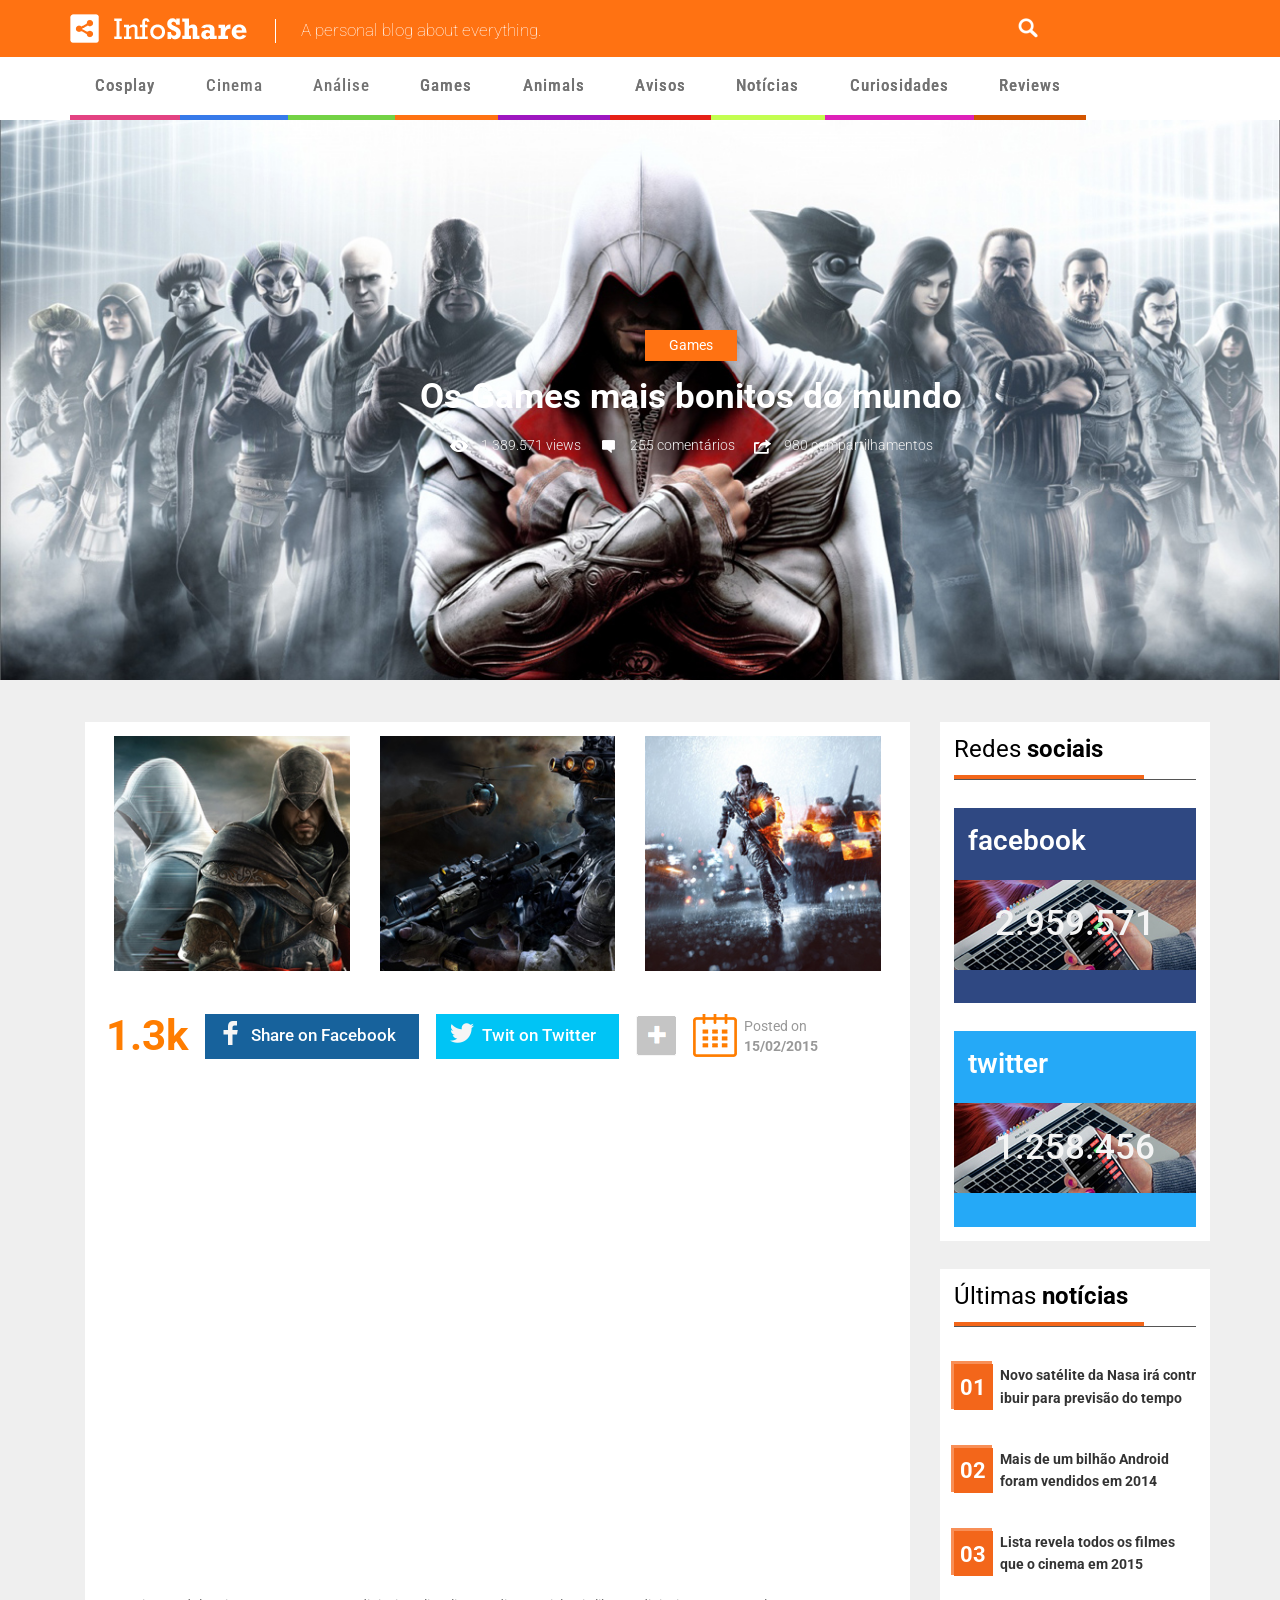
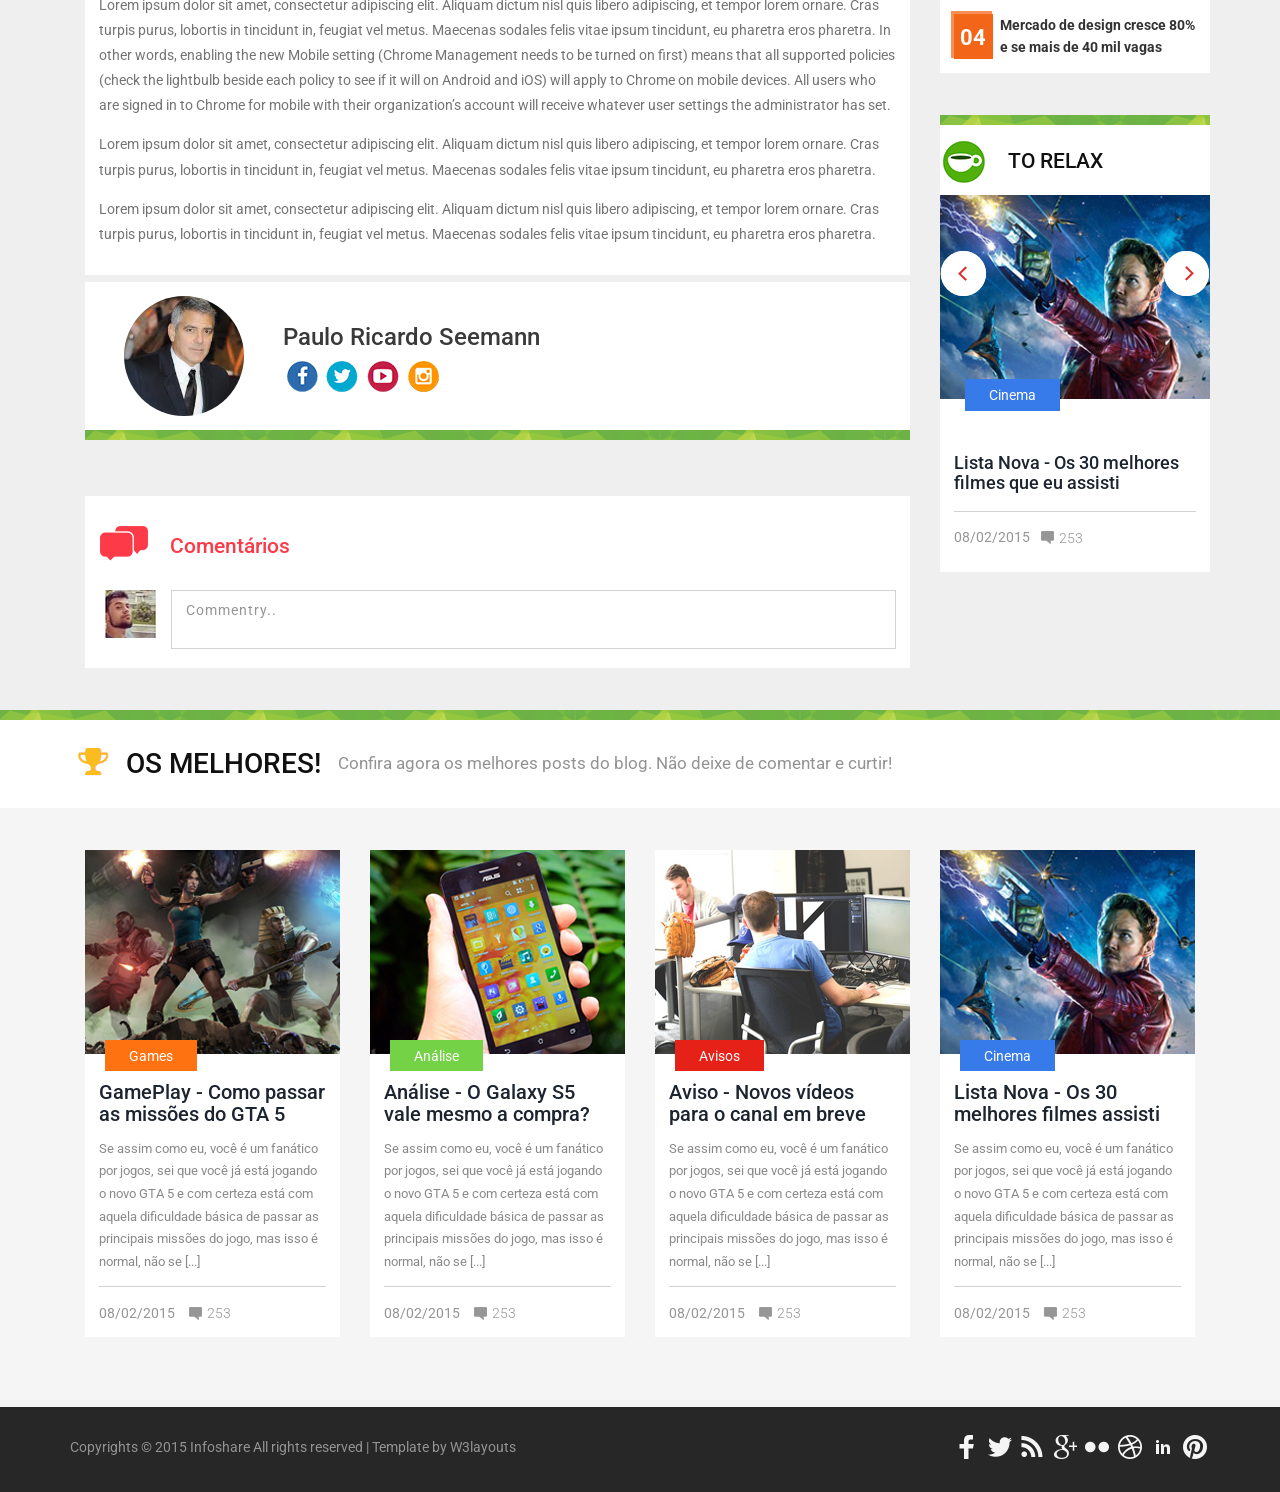
<file: web/games.html>
<!--
Author: W3layouts
Author URL: http://w3layouts.com
License: Creative Commons Attribution 3.0 Unported
License URL: http://creativecommons.org/licenses/by/3.0/
-->
<!DOCTYPE HTML>
<html>
<head>
<title>Infoshare a Entertainment Category Flat Bootstarp Responsive Website Template | Games :: w3layouts</title>
<link href="css/bootstrap.css" rel="stylesheet" type="text/css" media="all">
<link href="css/style.css" rel="stylesheet" type="text/css" media="all" />
<meta name="viewport" content="width=device-width, initial-scale=1">
<meta http-equiv="Content-Type" content="text/html; charset=utf-8" />
<meta name="keywords" content="Infoshare Responsive web template, Bootstrap Web Templates, Flat Web Templates, Andriod Compatible web template, 
Smartphone Compatible web template, free webdesigns for Nokia, Samsung, LG, SonyErricsson, Motorola web design" />
<script type="application/x-javascript"> addEventListener("load", function() { setTimeout(hideURLbar, 0); }, false); function hideURLbar(){ window.scrollTo(0,1); } </script>
<link href='http://fonts.googleapis.com/css?family=Roboto:400,300,100,500,700,900' rel='stylesheet' type='text/css'>
<link href='http://fonts.googleapis.com/css?family=Roboto+Condensed:400,300,700' rel='stylesheet' type='text/css'>
<script src="js/jquery.min.js"></script>
 <script src="js/responsiveslides.min.js"></script>
 <link rel="stylesheet" href="css/swipebox.css">
  <script>
    // You can also use "$(window).load(function() {"
    $(function () {
      $("#slider").responsiveSlides({
      	auto: true,
        manualControls: '#slider3-pager',
      });
    });
  </script>
  <!------ Light Box ------>
    <script src="js/jquery.swipebox.min.js"></script> 
    <script type="text/javascript">
		jQuery(function($) {
			$(".swipebox").swipebox();
		});
	</script>
    <!------ Eng Light Box ------
</head>
<body>
<!-- banner -->
		<div class="header">
		<div class="container">
			<div class="logo">
				<a href="index.html"><img src="images/logo.png" class="img-responsive" alt=""></a>
			</div>
			<div class="person">
				<p>A personal blog about everything.</p>
			</div>
			<div class="search-box">
				<div id="sb-search" class="sb-search">
					<form>
						<input class="sb-search-input" placeholder="Enter your search term..." type="search" name="search" id="search">
						<input class="sb-search-submit" type="submit" value="">
						<span class="sb-icon-search"> </span>
					</form>
				</div>
			</div>
			<!-- search-scripts -->
				<script src="js/classie.js"></script>
				<script src="js/uisearch.js"></script>
				<script>
					new UISearch( document.getElementById( 'sb-search' ) );
				</script>
			<!-- //search-scripts -->

			<div class="clearfix"> </div>
		</div>
		</div>
		<div class="header-bottom">
		<div class="container">
			<div class="head-nav">
					<span class="menu"> </span>
						<ul class="cl-effect-15">
							<li><a class="color2" href="index.html" data-hover="Cosplay">Cosplay</a></li>
							<li><a class="color1" href="cinema.html">Cinema</a></li>
							<li><a class="color3" href="analise.html">Análise</a></li>
							<li><a class="color4" href="games.html" data-hover="Games">Games</a></li>
							<li><a class="color6" href="animals.html" data-hover="Animals">Animals</a></li>
							<li><a class="color5" href="404.html" data-hover="Avisos">Avisos</a></li>
							<li><a class="color7" href="noticias.html" data-hover="Notícias">Notícias</a></li>
							<li><a class="color8" href="curiosidades.html" data-hover="Curiosidades">Curiosidades</a></li>
							<li><a class="color9" href="reviews.html" data-hover="Reviews">Reviews</a></li>
								<div class="clearfix"> </div>
						</ul>
						<!-- script-for-nav -->
					<script>
						$( "span.menu" ).click(function() {
						  $( ".head-nav ul" ).slideToggle(300, function() {
							// Animation complete.
						  });
						});
					</script>
				<!-- script-for-nav --> 
				</div>
					<div class="clearfix"> </div>
			</div>
			</div>
				
<!-- banner -->
 <div class="slider">
	    <!-- Slideshow 3 -->
	    <ul class="rslides" id="slider">
	      <li>
				<img src="images/1.jpg" class="img-responsive" alt="">
					<div class="caption">
						<a class="gembtn" href="#">Games</a>
						<h1>Os Games mais bonitos do mundo</h1>
							<a class="cap" href="#"><i class="eye"> </i><span class="icon_text">1.389.571 views</span></a>
							<a class="cap" href="#"><i class="inter"> </i><span class="icon_text">255 comentários</span></a>
							<a class="cap" href="#"><i class="compart"> </i><span class="icon_text">980 compartilhamentos</span></a>
									
					</div>
		  </li>
	    </ul>
    </div>
<!-- banner -->	
<!-- animais -->
	<div class="animais">
		<div class="container">
			<div class="col-md-9 cnma">
			<div class="analize">
			<div class="anaal">
					<div class="col-md-4 gam-left">
						<img src="images/22.jpg" class="img-responsive" alt="">
					</div>
					<div class="col-md-4 gam-mid">
						<img src="images/23.jpg" class="img-responsive" alt="">
					</div>
					<div class="col-md-4 gam-right">
						<img src="images/24.jpg" class="img-responsive" alt="">
					</div>
					<div class="clearfix"> </div>
				</div>
				
				<div class="f-shar">
					<ul>
						<li><h6>1.3k</h6></li>
						<li class="s-fb"><a class="shre" href="#"><i class="fb"> </i><span class="icon_text2">Share on Facebook</span></a></li>
						<li class="s-twt"><a class="shre" href="#"><i class="twt"> </i><span class="icon_text2">Twit on Twitter</span></a></li>
						<li><a class="shre" href="#"><i class="plus"> </i></a></li>
						<li><a class="shre" href="#"><i class="date"> </i><span class="icon_text3">Posted on <br><strong>15/02/2015</strong></span></a></li>
					</ul>
				</div>
				<iframe width="100%" height="472" src="https://www.youtube.com/embed/ho9HLdZeffQ" frameborder="0" allowfullscreen></iframe>
					<p>Lorem ipsum dolor sit amet, consectetur adipiscing elit. Aliquam dictum nisl quis libero adipiscing, et tempor lorem ornare. Cras turpis purus, lobortis in tincidunt in, feugiat vel metus. Maecenas sodales felis vitae ipsum tincidunt, eu pharetra eros pharetra. In other words, enabling the new Mobile setting (Chrome Management needs to be turned on first) means that all supported policies (check the lightbulb beside each policy to see if it will on Android and iOS) will apply to Chrome on mobile devices. All users who are signed in to Chrome for mobile with their organization’s account will receive whatever user settings the administrator has set.</p>
					<p>Lorem ipsum dolor sit amet, consectetur adipiscing elit. Aliquam dictum nisl quis libero adipiscing, et tempor lorem ornare. Cras turpis purus, lobortis in tincidunt in, feugiat vel metus. Maecenas sodales felis vitae ipsum tincidunt, eu pharetra eros pharetra.</p>
					<p>Lorem ipsum dolor sit amet, consectetur adipiscing elit. Aliquam dictum nisl quis libero adipiscing, et tempor lorem ornare. Cras turpis purus, lobortis in tincidunt in, feugiat vel metus. Maecenas sodales felis vitae ipsum tincidunt, eu pharetra eros pharetra.</p>
			</div>
				<div class="paulo">
					<div class="paulo-left">
						<img src="images/man.jpg" class="img-responsive" alt="">
					</div>
					<div class="paulo-right">
						<h4>Paulo Ricardo Seemann</h4>
						<div class="socia-ani">
							<ul>
								<li><a href="#"><i class="facebk"> </i></a></li>
								<li><a href="#"><i class="twiter"> </i></a></li>
								<li><a href="#"><i class="youtub"> </i></a></li>
								<li><a href="#"><i class="pp"> </i></a></li>
									<div class="clearfix"></div>	
							</ul>
						</div>
					</div>
					<div class="clearfix"> </div>
				</div>
				<i class="line"> </i>
					<div class="como">
						
				<div class="clearfix"> </div>
					</div>
					<div class="commts">
						<div class="com">
							<i class="comt"> </i><h4>Comentários</h4>
							<div class="clearfix"> </div>
						</div>
						<div class="commts-left">
							<img src="images/men.png" class="img-responsive" alt="">
						</div>
						<div class="commts-right">
							<textarea value="Message" onfocus="this.value = '';" onblur="if (this.value == '') {this.value = 'Commentry';}">Commentry..</textarea>
						</div>
						<div class="clearfix"> </div>
					</div>
					
			</div>
			<div class="col-md-3 redes">
			<div class="red-1">
				<h3>Redes <strong>sociais</strong><label2></label2></h3>
						<div class="redes-1">
							<div class="redes-top">
								<div class="redes-left">
									<h4>facebook</h4>
								</div>
								<div class="redes-right">
									<div class="fb-like fb_iframe_widget" data-href="https://developers.facebook.com/w3layouts" data-layout="button" data-action="like" data-show-faces="true" data-share="false" fb-xfbml-state="rendered" fb-iframe-plugin-query="action=like&amp;app_id=&amp;container_width=0&amp;href=https%3A%2F%2Fdevelopers.facebook.com%2Fw3layouts&amp;layout=button&amp;locale=en_US&amp;sdk=joey&amp;share=false&amp;show_faces=true"><span style="vertical-align: bottom; width: 48px; height: 20px;"><iframe name="f1e6deae58" width="1000px" height="1000px" frameborder="0" allowtransparency="true" scrolling="no" title="fb:like Facebook Social Plugin" src="http://www.facebook.com/v2.3/plugins/like.php?action=like&amp;app_id=&amp;channel=http%3A%2F%2Fstatic.ak.facebook.com%2Fconnect%2Fxd_arbiter%2F6Dg4oLkBbYq.js%3Fversion%3D41%23cb%3Df8e691e7%26domain%3D192.168.2.13%26origin%3Dhttp%253A%252F%252F192.168.2.13%252Ff364662d8%26relation%3Dparent.parent&amp;container_width=0&amp;href=https%3A%2F%2Fdevelopers.facebook.com%2Fw3layouts&amp;layout=button&amp;locale=en_US&amp;sdk=joey&amp;share=false&amp;show_faces=true" style="border: none; visibility: visible; width: 48px; height: 20px;" class=""></iframe></span></div>
									<div id="fb-root" class=" fb_reset"><div style="position: absolute; top: -10000px; height: 0px; width: 0px;"><div></div></div><div style="position: absolute; top: -10000px; height: 0px; width: 0px;"><div><iframe name="fb_xdm_frame_http" frameborder="0" allowtransparency="true" scrolling="no" id="fb_xdm_frame_http" aria-hidden="true" title="Facebook Cross Domain Communication Frame" tabindex="-1" src="http://static.ak.facebook.com/connect/xd_arbiter/6Dg4oLkBbYq.js?version=41#channel=f364662d8&amp;origin=http%3A%2F%2F192.168.2.13" style="border: none;"></iframe><iframe name="fb_xdm_frame_https" frameborder="0" allowtransparency="true" scrolling="no" id="fb_xdm_frame_https" aria-hidden="true" title="Facebook Cross Domain Communication Frame" tabindex="-1" src="https://s-static.ak.facebook.com/connect/xd_arbiter/6Dg4oLkBbYq.js?version=41#channel=f364662d8&amp;origin=http%3A%2F%2F192.168.2.13" style="border: none;"></iframe></div></div></div>
										<script>(function(d, s, id) {
										  var js, fjs = d.getElementsByTagName(s)[0];
										  if (d.getElementById(id)) return;
										  js = d.createElement(s); js.id = id;
										  js.src = "//connect.facebook.net/en_US/sdk.js#xfbml=1&version=v2.3";
										  fjs.parentNode.insertBefore(js, fjs);
										}(document, 'script', 'facebook-jssdk'));</script>
								</div>
								<div class="clearfix"> </div>
							</div>
							<div class="redes-bottom">
								<h6>2.959.571</h6>
							</div>
							<div class="redes-bottom1">
							</div>
						</div>
						<div class="redes-1">
							<div class="redes-top2">
								<div class="redes-left">
									<h4>twitter</h4>
								</div>
								<div class="redes-right">
									<iframe id="twitter-widget-0" scrolling="no" frameborder="0" allowtransparency="true" src="http://platform.twitter.com/widgets/tweet_button.23a4a4933995b86880bb787f8ff6a082.en.html#_=1428382271595&amp;count=none&amp;dnt=false&amp;id=twitter-widget-0&amp;lang=en&amp;original_referer=http%3A%2F%2F192.168.2.13%2Fsurendra%2Fapril%2Finfoshare%2Fweb%2Findex.html&amp;related=twitterdev&amp;size=m&amp;text=Infoshare%20a%20Hotel%20Category%20Flat%20Bootstarp%20Responsive%20Website%20Template%20%7C%20Home%20%3A%3A%20w3layouts&amp;url=http%3A%2F%2F192.168.2.13%2Fsurendra%2Fapril%2Finfoshare%2Fweb%2Findex.html" class="twitter-share-button twitter-tweet-button twitter-share-button twitter-count-none" title="Twitter Tweet Button" data-twttr-rendered="true" style="width: 56px; height: 20px;"></iframe>
										<script>
										window.twttr=(function(d,s,id){var js,fjs=d.getElementsByTagName(s)[0],t=window.twttr||{};if(d.getElementById(id))return;js=d.createElement(s);js.id=id;js.src="https://platform.twitter.com/widgets.js";fjs.parentNode.insertBefore(js,fjs);t._e=[];t.ready=function(f){t._e.push(f);};return t;}(document,"script","twitter-wjs"));
										</script>
								</div>
								<div class="clearfix"> </div>
							</div>
							<div class="redes-bottom">
								<h6>1.258.456</h6>
							</div>
							<div class="redes-bottom2">
							</div>
						</div>
				</div>
						<div class="ultimas">
							<h3>Últimas <strong>notícias</strong><label4></label4></h3>
							<div class="ultimas-top">
								<span>01</span><h5>Novo satélite da Nasa irá contr ibuir para previsão do tempo</h5>
								<div class="clearfix"> </div>
							</div>
							<div class="ultimas-top">
								<span>02</span><h5>Mais de um bilhão Android foram vendidos em 2014</h5>
								<div class="clearfix"> </div>
							</div>
							<div class="ultimas-top">
								<span>03</span><h5>Lista revela todos os filmes que o cinema em 2015</h5>
								<div class="clearfix"> </div>
							</div>
							<div class="ultimas-top">
								<span>04</span><h5>Mercado de design cresce 80% e se mais de 40 mil vagas</h5>
								<div class="clearfix"> </div>
							</div>
						</div>
						<div class="relax-top">
							<i class="line"> </i>
								<div class="relax">
								<div class="wmuSlider example1 section" id="section-1" style="overflow: hidden; height: 200px;">
									<article style="position: relative; width: 100%; opacity: 0.175275975834908;"> 
										<div class="rel">
											<i class="teacu"> </i><h4>TO RELAX</h4>
										 </div>
											<div class="clearfix"></div>
											<a href="single.html"><img src="images/18.jpg" class="img-responsive" alt=""></a>
											<a class="cinmsbtn1" href="single.html">Cinema</a>
											<div class="comopasser-bottom1">
												<h5><a href="single.html">Lista Nova - Os 30 melhores filmes que eu assisti</a></h5>
												<div class="curtir">
													<li>08/02/2015</li>
													<li><a class="cap" href="#"><i class="inter1"> </i><span class="icon_text1">253</span></a></li>
												</div>
											</div>
									</article>
									<article style="position: absolute; width: 100%; opacity: 0;"> 
										<div class="rel">
											<i class="teacu"> </i><h4>TO RELAX</h4>
										 </div>
											<div class="clearfix"></div>
											<a href="single.html"><img src="images/15.jpg" class="img-responsive" alt=""></a>
											<a class="gamsbtn1" href="single.html">Games</a>
											<div class="comopasser-bottom1">
												<h5><a href="single.html">GamePlay - Como passar as missões do GTA 5</a></h5>
												<div class="curtir">
													<li>08/02/2015</li>
													<li><a class="cap" href="#"><i class="inter1"> </i><span class="icon_text1">253</span></a></li>
												</div>
											</div>
									</article>
									<article style="position: absolute; width: 100%; opacity: 0;"> 
										<div class="rel">
											<i class="teacu"> </i><h4>TO RELAX</h4>
										 </div>
											<div class="clearfix"></div>
											<a href="single.html"><img src="images/16.jpg" class="img-responsive" alt=""></a>
											<a class="anasbtn1" href="single.html">Análise</a>
											<div class="comopasser-bottom1">
												<h5><a href="single.html">Análise - O Galaxy S5 vale mesmo a compra?</a></h5>
												<div class="curtir">
													<li>08/02/2015</li>
													<li><a class="cap" href="#"><i class="inter1"> </i><span class="icon_text1">253</span></a></li>
												</div>
											</div>
									</article>
									<ul class="wmuSliderPagination">
										<li><a href="#" class="">0</a></li>
										<li><a href="#" class="">1</a></li>
										<li><a href="#" class="">2</a></li>
									</ul>
						<a class="wmuSliderPrev">Previous</a><a class="wmuSliderNext">Next</a><ul class="wmuSliderPagination"><li><a href="#" class="wmuActive">0</a></li><li><a href="#" class="">1</a></li><li><a href="#" class="">2</a></li></ul></div>
						</div>
						</div>
			</div>
				<div class="clearfix"> </div>
				 <!-- script -->
          <script src="js/jquery.wmuSlider.js"></script> 
			<script>
       			$('.example1').wmuSlider();         
   		    </script>
			<!-- script -->		
		</div>
	</div>
	<!-- animais -->
<i class="line"> </i>	
	<div class="melhores">
		<div class="container">
			<li><i class="cup"> </i></li>
			<li><h3>OS MELHORES!</h3></li>
			<li><p>Confira agora os melhores posts do blog. Não deixe de comentar e curtir!</p></li>
			<div class="clearfix"></div>	
		</div>
	</div>
<!-- comopasser -->	
	<div class="comopasser">
		<div class="container">
			<div class="col-md-3 comopasser-top">
				<a href="single.html"><img src="images/15.jpg" class="img-responsive" alt=""></a>
				<a class="gamsbtn" href="single.html">Games</a>
				<div class="comopasser-bottom">
					<h3><a href="single.html">GamePlay - Como passar as missões do GTA 5</a></h3>
					<p>Se assim como eu, você é um fanático por jogos, sei que você já está jogando o novo GTA 5 e com certeza está com aquela dificuldade básica de passar as principais missões do jogo, mas isso é normal, não se  [...]</p>
						<div class="curtir">
							<li>08/02/2015</li>
							<li><div class="fb-share-button" data-href="https://developers.facebook.com/w3layouts/" data-layout="button_count"></div>
							<div id="fb-root"></div>
							<script>(function(d, s, id) {
							  var js, fjs = d.getElementsByTagName(s)[0];
							  if (d.getElementById(id)) return;
							  js = d.createElement(s); js.id = id;
							  js.src = "//connect.facebook.net/en_US/sdk.js#xfbml=1&version=v2.3";
							  fjs.parentNode.insertBefore(js, fjs);
							}(document, 'script', 'facebook-jssdk'));</script></li>
							<li><a class="cap" href="#"><i class="inter1"> </i><span class="icon_text1">253</span></a></li>
						</div>
				</div>
			</div>
			<div class="col-md-3 comopasser-top">
				<a href="single.html"><img src="images/16.jpg" class="img-responsive" alt=""></a>
				<a class="anasbtn" href="single.html">Análise</a>
				<div class="comopasser-bottom">
					<h3><a href="single.html">Análise - O Galaxy S5 vale mesmo a compra?</a></h3>
					<p>Se assim como eu, você é um fanático por jogos, sei que você já está jogando o novo GTA 5 e com certeza está com aquela dificuldade básica de passar as principais missões do jogo, mas isso é normal, não se  [...]</p>
						<div class="curtir">
							<li>08/02/2015</li>
							<li><div class="fb-share-button" data-href="https://developers.facebook.com/w3layouts/" data-layout="button_count"></div>
							<div id="fb-root"></div>
							<script>(function(d, s, id) {
							  var js, fjs = d.getElementsByTagName(s)[0];
							  if (d.getElementById(id)) return;
							  js = d.createElement(s); js.id = id;
							  js.src = "//connect.facebook.net/en_US/sdk.js#xfbml=1&version=v2.3";
							  fjs.parentNode.insertBefore(js, fjs);
							}(document, 'script', 'facebook-jssdk'));</script></li>
							<li><a class="cap" href="#"><i class="inter1"> </i><span class="icon_text1">253</span></a></li>
						</div>
				</div>
			</div>
			<div class="col-md-3 comopasser-top">
				<a href="single.html"><img src="images/25.jpg" class="img-responsive" alt=""></a>
				<a class="avisbtn" href="single.html">Avisos</a>
				<div class="comopasser-bottom">
					<h3><a href="single.html">Aviso - Novos vídeos para o canal em breve </a></h3>
					<p>Se assim como eu, você é um fanático por jogos, sei que você já está jogando o novo GTA 5 e com certeza está com aquela dificuldade básica de passar as principais missões do jogo, mas isso é normal, não se  [...]</p>
						<div class="curtir">
							<li>08/02/2015</li>
							<li><div class="fb-share-button" data-href="https://developers.facebook.com/w3layouts/" data-layout="button_count"></div>
							<div id="fb-root"></div>
							<script>(function(d, s, id) {
							  var js, fjs = d.getElementsByTagName(s)[0];
							  if (d.getElementById(id)) return;
							  js = d.createElement(s); js.id = id;
							  js.src = "//connect.facebook.net/en_US/sdk.js#xfbml=1&version=v2.3";
							  fjs.parentNode.insertBefore(js, fjs);
							}(document, 'script', 'facebook-jssdk'));</script></li>
							<li><a class="cap" href="#"><i class="inter1"> </i><span class="icon_text1">253</span></a></li>
						</div>
				</div>
			</div>
			<div class="col-md-3 comopasser-top">
				<a href="single.html"><img src="images/19.jpg" class="img-responsive" alt=""></a>
				<a class="cinmsbtn" href="single.html">Cinema</a>
				<div class="comopasser-bottom">
					<h3><a href="single.html">Lista Nova - Os 30 melhores filmes assisti</a></h3>
					<p>Se assim como eu, você é um fanático por jogos, sei que você já está jogando o novo GTA 5 e com certeza está com aquela dificuldade básica de passar as principais missões do jogo, mas isso é normal, não se  [...]</p>
						<div class="curtir">
							<li>08/02/2015</li>
							<li><div class="fb-share-button" data-href="https://developers.facebook.com/w3layouts/" data-layout="button_count"></div>
							<div id="fb-root"></div>
							<script>(function(d, s, id) {
							  var js, fjs = d.getElementsByTagName(s)[0];
							  if (d.getElementById(id)) return;
							  js = d.createElement(s); js.id = id;
							  js.src = "//connect.facebook.net/en_US/sdk.js#xfbml=1&version=v2.3";
							  fjs.parentNode.insertBefore(js, fjs);
							}(document, 'script', 'facebook-jssdk'));</script></li>
							<li><a class="cap" href="#"><i class="inter1"> </i><span class="icon_text1">253</span></a></li>
						</div>
				</div>
			</div>
				<div class="clearfix"></div>	
		</div>
	</div>
<!-- comopasser -->	
<!-- footer -->	
	<div class="footer">
		<div class="container">
			<p>Copyrights © 2015 Infoshare All rights reserved | Template by <a href="http://w3layouts.com/">W3layouts</a></p>
			<div class="social">
				<ul>
					<li><a href="#"><i class="facebk1"> </i></a></li>
					<li><a href="#"><i class="twiter1"> </i></a></li>
					<li><a href="#"><i class="rss"> </i></a></li>
					<li><a href="#"><i class="gopl"> </i></a></li>
					<li><a href="#"><i class="flik"> </i></a></li>
					<li><a href="#"><i class="drible"> </i></a></li>
					<li><a href="#"><i class="in"> </i></a></li>
					<li><a href="#"><i class="pp1"> </i></a></li>
						<div class="clearfix"></div>	
				</ul>
			</div>
			<div class="clearfix"></div>
		</div>
	</div>
<!-- footer -->	
</body>
</html>
</file>
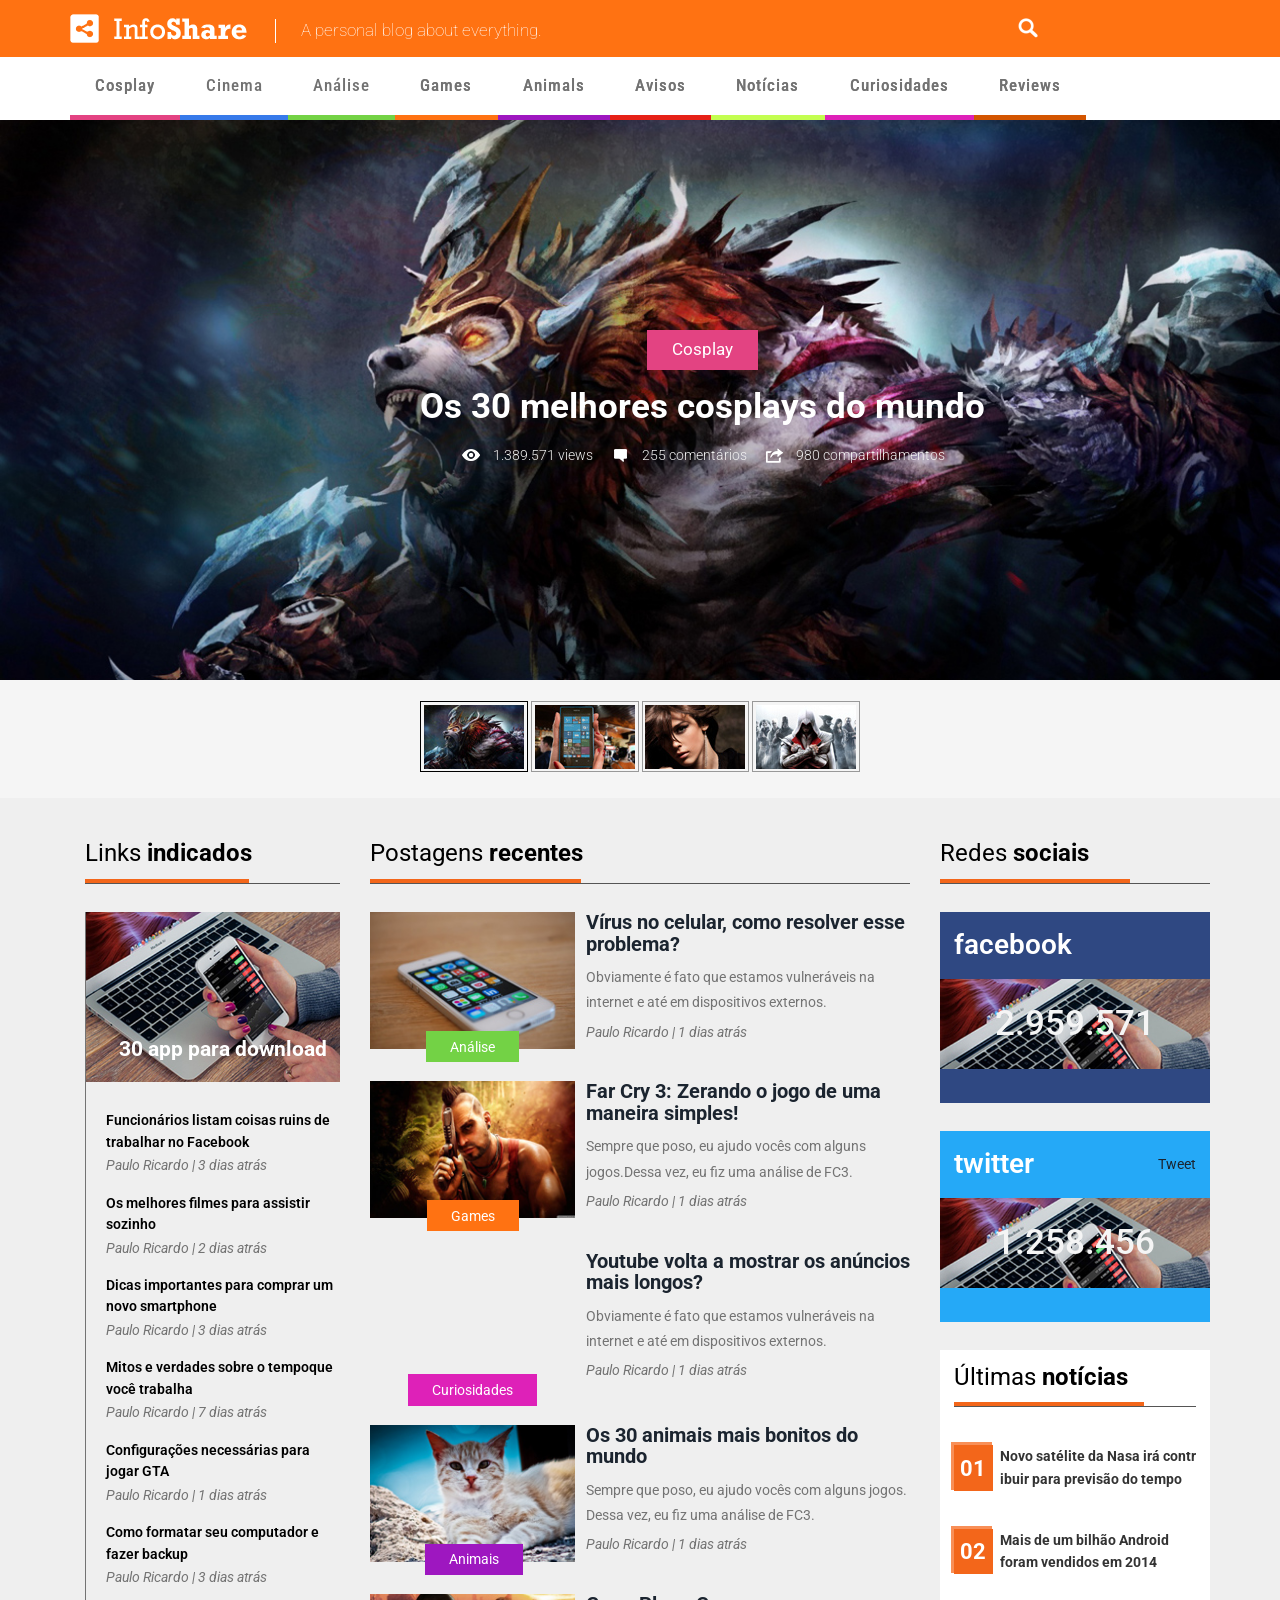
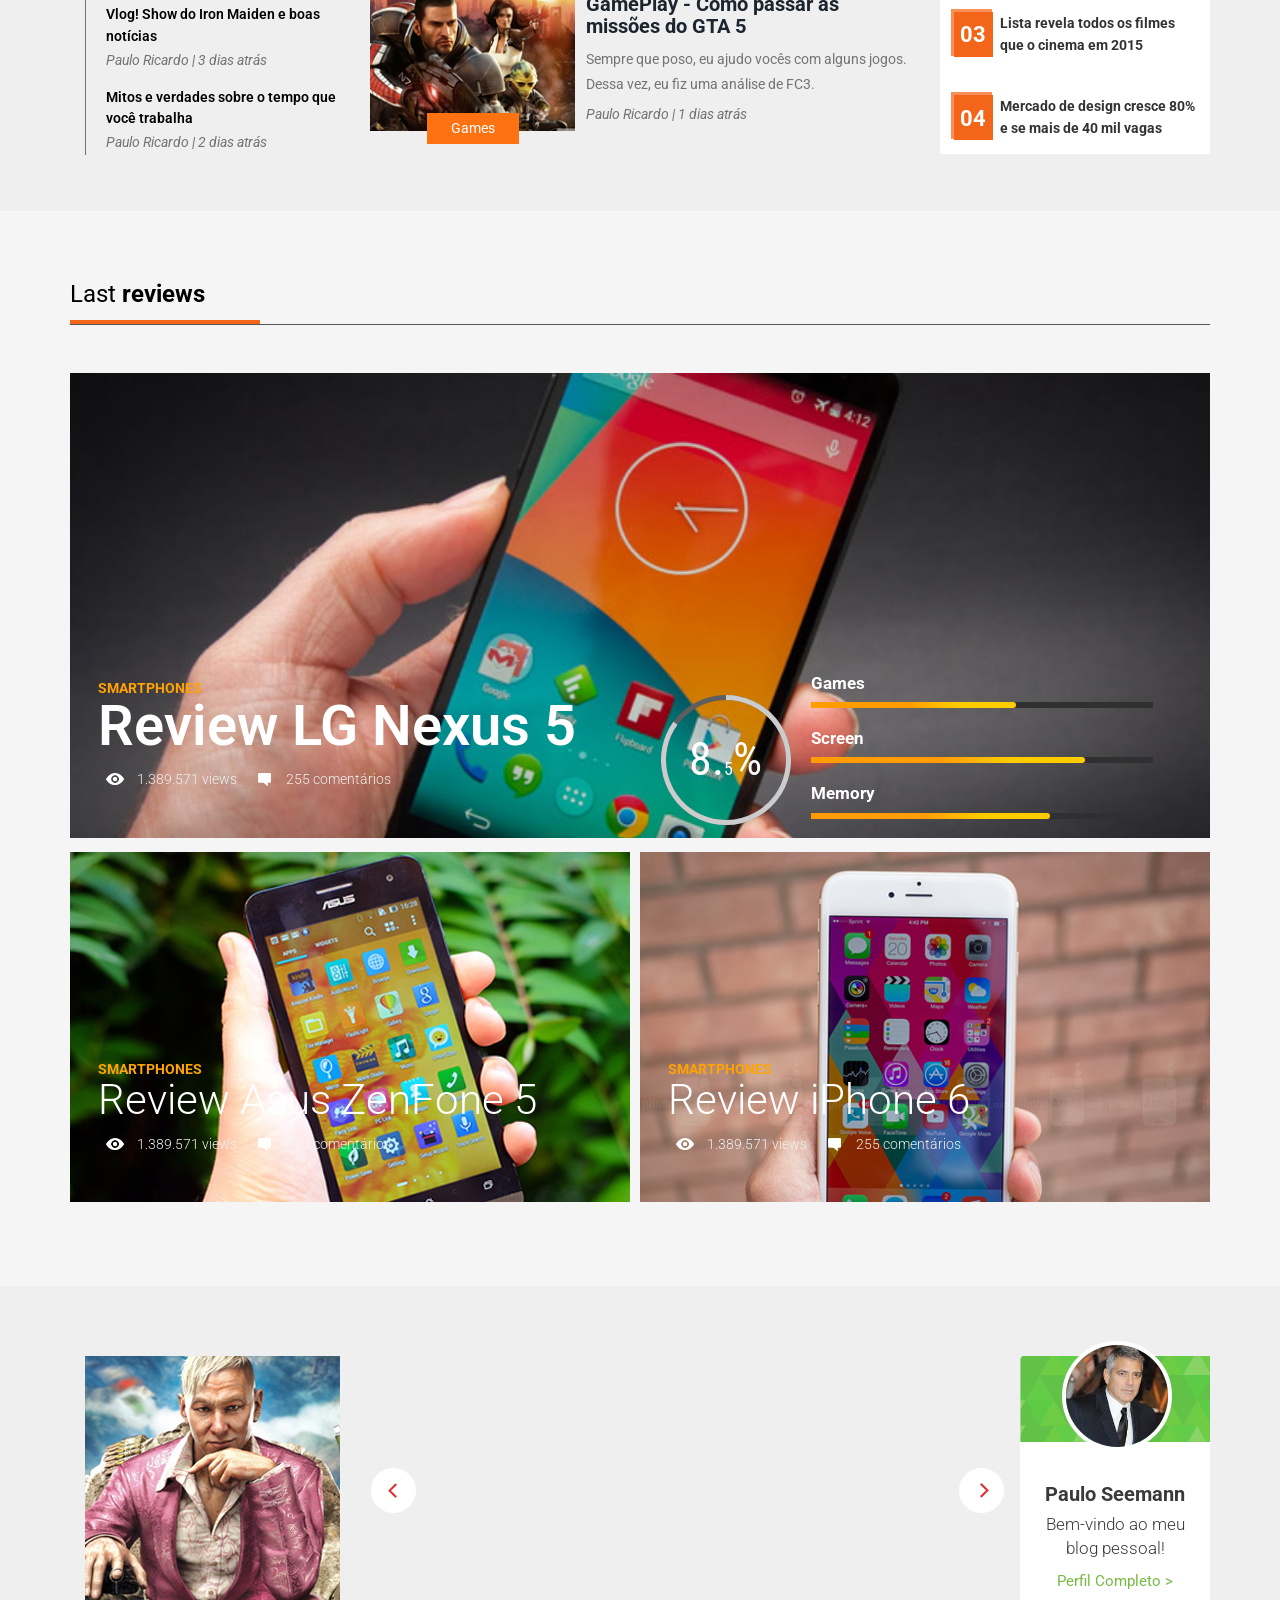
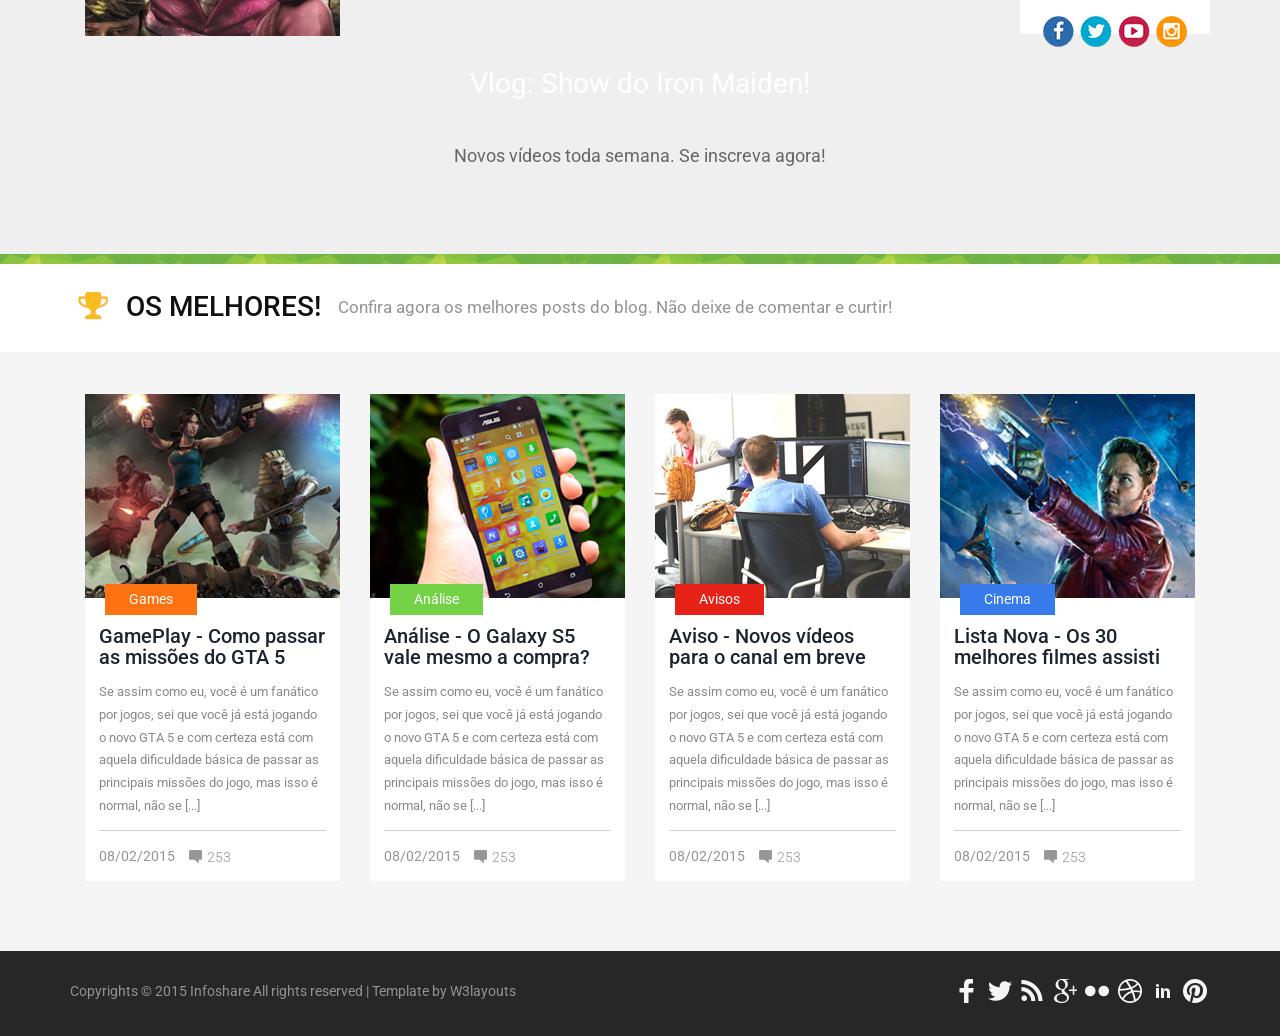
<file: web/noticias.html>
<!--
Author: W3layouts
Author URL: http://w3layouts.com
License: Creative Commons Attribution 3.0 Unported
License URL: http://creativecommons.org/licenses/by/3.0/
-->
<!DOCTYPE HTML>
<html>
<head>
<title>Infoshare a Entertainment Category Flat Bootstarp Responsive Website Template | Noticias :: w3layouts</title>
<link href="css/bootstrap.css" rel="stylesheet" type="text/css" media="all">
<link href="css/style.css" rel="stylesheet" type="text/css" media="all" />
<meta name="viewport" content="width=device-width, initial-scale=1">
<meta http-equiv="Content-Type" content="text/html; charset=utf-8" />
<meta name="keywords" content="Infoshare Responsive web template, Bootstrap Web Templates, Flat Web Templates, Andriod Compatible web template, 
Smartphone Compatible web template, free webdesigns for Nokia, Samsung, LG, SonyErricsson, Motorola web design" />
<script type="application/x-javascript"> addEventListener("load", function() { setTimeout(hideURLbar, 0); }, false); function hideURLbar(){ window.scrollTo(0,1); } </script>
<link href='http://fonts.googleapis.com/css?family=Roboto:400,300,100,500,700,900' rel='stylesheet' type='text/css'>
<link href='http://fonts.googleapis.com/css?family=Roboto+Condensed:400,300,700' rel='stylesheet' type='text/css'>
<script src="js/jquery.min.js"></script>
 <script src="js/responsiveslides.min.js"></script>
  <script>
    // You can also use "$(window).load(function() {"
    $(function () {
      $("#slider").responsiveSlides({
      	auto: true,
        manualControls: '#slider3-pager',
      });
    });
  </script>
</head>
<body>
<!-- banner -->
		<div class="header">
		<div class="container">
			<div class="logo">
				<a href="index.html"><img src="images/logo.png" class="img-responsive" alt=""></a>
			</div>
			<div class="person">
				<p>A personal blog about everything.</p>
			</div>
			<div class="search-box">
				<div id="sb-search" class="sb-search">
					<form>
						<input class="sb-search-input" placeholder="Enter your search term..." type="search" name="search" id="search">
						<input class="sb-search-submit" type="submit" value="">
						<span class="sb-icon-search"> </span>
					</form>
				</div>
			</div>
			<!-- search-scripts -->
				<script src="js/classie.js"></script>
				<script src="js/uisearch.js"></script>
				<script>
					new UISearch( document.getElementById( 'sb-search' ) );
				</script>
			<!-- //search-scripts -->

			<div class="clearfix"> </div>
		</div>
		</div>
		<div class="header-bottom">
		<div class="container">
			<div class="head-nav">
					<span class="menu"> </span>
						<ul class="cl-effect-15">
							<li><a class="color2" href="index.html" data-hover="Cosplay">Cosplay</a></li>
							<li><a class="color1" href="cinema.html">Cinema</a></li>
							<li><a class="color3" href="analise.html">Análise</a></li>
							<li><a class="color4" href="games.html" data-hover="Games">Games</a></li>
							<li><a class="color6" href="animals.html" data-hover="Animals">Animals</a></li>
							<li><a class="color5" href="404.html" data-hover="Avisos">Avisos</a></li>
							<li><a class="color7" href="noticias.html" data-hover="Notícias">Notícias</a></li>
							<li><a class="color8" href="curiosidades.html" data-hover="Curiosidades">Curiosidades</a></li>
							<li><a class="color9" href="reviews.html" data-hover="Reviews">Reviews</a></li>
								<div class="clearfix"> </div>
						</ul>
						<!-- script-for-nav -->
					<script>
						$( "span.menu" ).click(function() {
						  $( ".head-nav ul" ).slideToggle(300, function() {
							// Animation complete.
						  });
						});
					</script>
				<!-- script-for-nav --> 
				</div>
					<div class="clearfix"> </div>
			</div>
			</div>
				
<!-- banner -->
 <div class="slider">
	    <!-- Slideshow 3 -->
	    <ul class="rslides" id="slider">
	      <li>
				<img src="images/4.jpg" class="img-responsive" alt="">
					<div class="caption">
						<a class="morebtn" href="#">Cosplay</a>
						<h1>Os 30 melhores cosplays do mundo</h1>
							<a class="cap" href="#"><i class="eye"> </i><span class="icon_text">1.389.571 views</span></a>
							<a class="cap" href="#"><i class="inter"> </i><span class="icon_text">255 comentários</span></a>
							<a class="cap" href="#"><i class="compart"> </i><span class="icon_text">980 compartilhamentos</span></a>
									
					</div>
		  </li>
	      <li>
				<img src="images/2.jpg" class="img-responsive" alt="">
					<div class="caption">
						<a class="morebtn" href="#">Cosplay</a>
						<h1>Os 30 melhores cosplays do mundo</h1>
							<a class="cap" href="#"><i class="eye"> </i><span class="icon_text">1.389.571 views</span></a>
							<a class="cap" href="#"><i class="inter"> </i><span class="icon_text">255 comentários</span></a>
							<a class="cap" href="#"><i class="compart"> </i><span class="icon_text">980 compartilhamentos</span></a>
					</div>
			</li>
	      <li>
				<img src="images/3.jpg" class="img-responsive" alt="">
					<div class="caption">
						<a class="morebtn" href="#">Cosplay</a>
						<h1>Os 30 melhores cosplays do mundo</h1>
							<a class="cap" href="#"><i class="eye"> </i><span class="icon_text">1.389.571 views</span></a>
							<a class="cap" href="#"><i class="inter"> </i><span class="icon_text">255 comentários</span></a>
							<a class="cap" href="#"><i class="compart"> </i><span class="icon_text">980 compartilhamentos</span></a>
					</div>
		  </li>
		   <li>
				<img src="images/1.jpg" class="img-responsive" alt="">
					<div class="caption">
						<a class="morebtn" href="#">Cosplay</a>
						<h1>Os 30 melhores cosplays do mundo</h1>
							<a class="cap" href="#"><i class="eye"> </i><span class="icon_text">1.389.571 views</span></a>
							<a class="cap" href="#"><i class="inter"> </i><span class="icon_text">255 comentários</span></a>
							<a class="cap" href="#"><i class="compart"> </i><span class="icon_text">980 compartilhamentos</span></a>
					</div>
		  </li>
	    </ul>
	    <!-- Slideshow 3 Pager -->
	    <ul id="slider3-pager">
	      <li><a href="#"><img src="images/4_thumb.jpg" class="img-responsive" alt=""></a></li>
	      <li><a href="#"><img src="images/2_thumb.jpg" class="img-responsive" alt=""></a></li>
	      <li><a href="#"><img src="images/3_thumb.jpg" class="img-responsive" alt=""></a></li>
		   <li><a href="#"><img src="images/1_thumb.jpg" class="img-responsive" alt=""></a></li>
	    </ul>
    </div>
<!-- banner -->	
<!-- indica -->	
	<div class="indica">
		<div class="container">
			<div class="col-md-3 dicado">
				<h3>Links <strong>indicados</strong><label3></label3></h3>
					<div class="dicado-top">
						<h5>30 app para download</h5>
					</div>
					<div class="dicado-bottom">
						<div class="dicado-1">
							<h6><a href="#">Funcionários listam coisas ruins de trabalhar no Facebook</a></h6>
							<p class="itac">Paulo Ricardo  |  3 dias atrás</p>
						</div>
						<div class="dicado-1">
							<h6><a href="#">Os melhores filmes para assistir sozinho</a></h6>
							<p class="itac">Paulo Ricardo  |  2 dias atrás</p>
						</div>
						<div class="dicado-1">
							<h6><a href="#">Dicas importantes para comprar um novo smartphone</a></h6>
							<p class="itac">Paulo Ricardo  |  3 dias atrás</p>
						</div>
						<div class="dicado-1">
							<h6><a href="#">Mitos e verdades sobre o tempoque você trabalha</a></h6>
							<p class="itac">Paulo Ricardo  |  7 dias atrás</p>
						</div>
						<div class="dicado-1">
							<h6><a href="#">Configurações necessárias para jogar GTA</a></h6>
							<p class="itac">Paulo Ricardo  |  1 dias atrás</p>
						</div>
						<div class="dicado-1">
							<h6><a href="#">Como formatar seu computador e fazer backup</a></h6>
							<p class="itac">Paulo Ricardo  |  3 dias atrás</p>
						</div>
						<div class="dicado-1">
							<h6><a href="#">Vlog! Show do Iron Maiden e boas notícias</a></h6>
							<p class="itac">Paulo Ricardo  |  3 dias atrás</p>
						</div>
						<div class="dicado-1">
							<h6><a href="#">Mitos e verdades sobre o tempo que você trabalha</a></h6>
							<p class="itac">Paulo Ricardo  |  2 dias atrás</p>
						</div>
					</div>
			</div>
			<div class="col-md-6 posta">
				<h3>Postagens <strong>recentes</strong><label1></label1></h3>
				<div class="posta-top">
					<div class="posta-1">
						<div class="posta-left">
							<a href="single.html"><img src="images/7.jpg" class="img-responsive" alt=""></a>
						</div>
						<div class="posta-right">
							<h4><a href="single.html">Vírus no celular, como resolver esse problema?</a></h4>
							<p>Obviamente é fato que estamos vulneráveis na internet e até em dispositivos externos.</p>
							<p class="itac">Paulo Ricardo  |  1 dias atrás</p>
						</div>
						<div class="clearfix"> </div>
						<a class="anabtn" href="single.html">Análise</a>
					</div>
					<div class="posta-1">
						<div class="posta-left">
							<a href="single.html"><img src="images/9.jpg" class="img-responsive" alt=""></a>
						</div>
						<div class="posta-right">
							<h4><a href="single.html">Far Cry 3: Zerando o jogo de uma maneira simples!</a></h4>
							<p>Sempre que poso, eu ajudo vocês com alguns jogos.Dessa vez, eu fiz uma análise de FC3.</p>
							<p class="itac">Paulo Ricardo  |  1 dias atrás</p>
						</div>
						<div class="clearfix"> </div>
						<a class="gambtn" href="single.html">Games</a>
					</div>
					<div class="posta-1">
						<div class="posta-left">
							<iframe src="https://player.vimeo.com/video/77485117" width="100%" height="137" frameborder="0" webkitallowfullscreen mozallowfullscreen allowfullscreen></iframe>
						</div>
						<div class="posta-right">
							<h4><a href="single.html">Youtube volta a mostrar os anúncios mais longos?</a></h4>
							<p>Obviamente é fato que estamos vulneráveis na internet e até em dispositivos externos.</p>
							<p class="itac">Paulo Ricardo  |  1 dias atrás</p>
						</div>
						<div class="clearfix"> </div>
						<a class="Curbtn" href="single.html">Curiosidades</a>
					</div>
					<div class="posta-1">
						<div class="posta-left">
							<a href="single.html"><img src="images/10.jpg" class="img-responsive" alt=""></a>
						</div>
						<div class="posta-right">
							<h4><a href="single.html">Os 30 animais mais bonitos do mundo</a></h4>
							<p>Sempre que poso, eu ajudo vocês com alguns jogos. Dessa vez, eu fiz uma análise de FC3.</p>
							<p class="itac">Paulo Ricardo  |  1 dias atrás</p>
						</div>
						<div class="clearfix"> </div>
						<a class="Anibtn" href="single.html">Animais</a>
					</div>
					<div class="posta-1">
						<div class="posta-left">
							<a href="single.html"><img src="images/11.jpg" class="img-responsive" alt=""></a>
						</div>
						<div class="posta-right">
							<h4><a href="single.html">GamePlay - Como passar as missões do GTA 5 </a></h4>
							<p>Sempre que poso, eu ajudo vocês com alguns jogos. Dessa vez, eu fiz uma análise de FC3.</p>
							<p class="itac">Paulo Ricardo  |  1 dias atrás</p>
						</div>
						<div class="clearfix"> </div>
						<a class="gambtn" href="single.html">Games</a>
					</div>
				</div>
			</div>
			<div class="col-md-3 redes">
				<h3>Redes <strong>sociais</strong><label2></label2></h3>
						<div class="redes-1">
							<div class="redes-top">
								<div class="redes-left">
									<h4>facebook</h4>
								</div>
								<div class="redes-right">
									<div class="fb-like" data-href="https://developers.facebook.com/w3layouts" data-layout="button" data-action="like" data-show-faces="true" data-share="false"></div>
									<div id="fb-root"></div>
										<script>(function(d, s, id) {
										  var js, fjs = d.getElementsByTagName(s)[0];
										  if (d.getElementById(id)) return;
										  js = d.createElement(s); js.id = id;
										  js.src = "//connect.facebook.net/en_US/sdk.js#xfbml=1&version=v2.3";
										  fjs.parentNode.insertBefore(js, fjs);
										}(document, 'script', 'facebook-jssdk'));</script>
								</div>
								<div class="clearfix"> </div>
							</div>
							<div class="redes-bottom">
								<h6>2.959.571</h6>
							</div>
							<div class="redes-bottom1">
							</div>
						</div>
						<div class="redes-1">
							<div class="redes-top2">
								<div class="redes-left">
									<h4>twitter</h4>
								</div>
								<div class="redes-right">
									<a class="twitter-share-button" href="https://twitter.com/w3layouts"
										  data-related="twitterdev"
										  data-size="small"
										  data-count="none">
										Tweet
										</a>
										<script>
										window.twttr=(function(d,s,id){var js,fjs=d.getElementsByTagName(s)[0],t=window.twttr||{};if(d.getElementById(id))return;js=d.createElement(s);js.id=id;js.src="https://platform.twitter.com/widgets.js";fjs.parentNode.insertBefore(js,fjs);t._e=[];t.ready=function(f){t._e.push(f);};return t;}(document,"script","twitter-wjs"));
										</script>
								</div>
								<div class="clearfix"> </div>
							</div>
							<div class="redes-bottom">
								<h6>1.258.456</h6>
							</div>
							<div class="redes-bottom2">
							</div>
						</div>
						<div class="ultimas">
							<h3>Últimas <strong>notícias</strong><label4></label4></h3>
							<div class="ultimas-top">
								<span>01</span><h5>Novo satélite da Nasa irá contr ibuir para previsão do tempo</h5>
								<div class="clearfix"> </div>
							</div>
							<div class="ultimas-top">
								<span>02</span><h5>Mais de um bilhão Android foram vendidos em 2014</h5>
								<div class="clearfix"> </div>
							</div>
							<div class="ultimas-top">
								<span>03</span><h5>Lista revela todos os filmes que o cinema em 2015</h5>
								<div class="clearfix"> </div>
							</div>
							<div class="ultimas-top">
								<span>04</span><h5>Mercado de design cresce 80% e se mais de 40 mil vagas</h5>
								<div class="clearfix"> </div>
							</div>
						</div>
			</div>
				<div class="clearfix"> </div>
		</div>
	</div>
<!-- indica -->	
<!-- last -->	
	<div class="last">
		<div class="container">
			<h3>Last <strong>reviews</strong><label4></label4></h3>
				<div class="review">
					<div class="col-md-6 review-left">
						<h6>SMARTPHONES</h6>
						<h2>Review LG Nexus 5</h2>
						<a class="cap" href="#"><i class="eye"> </i><span class="icon_text">1.389.571 views</span></a>
						<a class="cap" href="#"><i class="inter"> </i><span class="icon_text">255 comentários</span></a>
					</div>
					<div class="col-md-6 review-right">
						<div class="skill-grid">
							<div class="every" id="circles-1"></div>									
						</div>	
<!---->
				 <script type="text/javascript" src="js/circles.js"></script>
					         <script>
								var colors = [
										['#5e5e5f', '#cccccc'], ['#5e5e5f', '#cccccc'], ['#5e5e5f', '#cccccc']
									];
								for (var i = 1; i <= 75; i++) {
									var child = document.getElementById('circles-' + i),
										percentage = 75 + (i * 10);
										
									Circles.create({
										id:         child.id,
										percentage: percentage,
										radius:     65,
										width:      5,
										number:   	percentage / 10,
										text:       '%',
										colors:     colors[i - 1]
									});
								}
						
				</script>
				<!--/-->
					<div class="green-about">
							<div class="about-green">
								<h6>Games</h6>							
								<div class="content-green">
									<div style="width:60%;">
									</div>
								 </div>
							</div>	
							<div class="about-green">
								<h6>Screen</h6>							
								<div class="content-green">
									<div style="width:80%;">
									</div>
								 </div>
							</div>	
							<div class="about-green">
								<h6>Memory</h6>							
								<div class="content-green">
									<div style="width:70%;">
									</div>
								 </div>
							</div>	
						</div>	
						<div class="clearfix"> </div>
					</div>
					<div class="clearfix"> </div>
				</div>
				<div class="review-top">
					<div class="col-md-6 rev-left">
						<h6>SMARTPHONES</h6>
						<h4>Review Asus ZenFone 5</h4>
						<a class="cap" href="#"><i class="eye"> </i><span class="icon_text">1.389.571 views</span></a>
						<a class="cap" href="#"><i class="inter"> </i><span class="icon_text">255 comentários</span></a>
					</div>
					<div class="col-md-6 rev-right">
						<h6>SMARTPHONES</h6>
						<h4>Review iPhone 6</h4>
						<a class="cap" href="#"><i class="eye"> </i><span class="icon_text">1.389.571 views</span></a>
						<a class="cap" href="#"><i class="inter"> </i><span class="icon_text">255 comentários</span></a>
					</div>
					<div class="clearfix"> </div>
				</div>
		</div>
	</div>
<!-- last -->	
<!-- vlog -->
<div class="vlog">
	<div class="container">
		<div class="col-md-3 vl-1">
			<img src="images/17.jpg" class="img-responsive" alt="">
		</div>
		<div class="col-md-7 vl-2">
		<div class="wmuSlider example1 section" id="section-1">
			   <article style="position: absolute; width: 100%; opacity: 0;"> 
				   <div class="bottom-slide">
							<iframe width="100%" height="280" src="https://www.youtube.com/embed/OBa4RKahYTE" frameborder="0" allowfullscreen></iframe>
					</div>
				</article>
				 <article style="position: absolute; width: 100%; opacity: 0;"> 
					<div class="bottom-slide">
							<iframe width="100%" height="280" src="https://www.youtube.com/embed/canlME7YMf0" frameborder="0" allowfullscreen></iframe>
					</div>
				</article>
				 <article style="position: absolute; width: 100%; opacity: 0;"> 
					<div class="bottom-slide">
							<iframe width="100%" height="280" src="https://www.youtube.com/embed/OBa4RKahYTE" frameborder="0" allowfullscreen></iframe>
					</div>
				</article>
				
		  </div>		
		
		<!-- script -->
          <script src="js/jquery.wmuSlider.js"></script> 
			<script>
       			$('.example1').wmuSlider();         
   		    </script>
			<!-- script -->		

		</div>
		<div class="col-md-2 vlog-left">
			<div class="vlog-lft-top">
				<img src="images/man.jpg" class="img-responsive" alt="">
			</div>
			<div class="vlog-lft-bottom">
				<h4>Paulo Seemann</h4>
				<p>Bem-vindo ao meu blog pessoal!</p>
				<a class="perbtn" href="#">Perfil Completo ></a>
				<div class="socia">
				    <ul>
						<li><a href="#"><i class="facebk"> </i></a></li>
						<li><a href="#"><i class="twiter"> </i></a></li>
						<li><a href="#"><i class="youtub"> </i></a></li>
						<li><a href="#"><i class="pp"> </i></a></li>
								<div class="clearfix"></div>	
					</ul>
				</div>
			</div>
		</div>
		<div class="clearfix"> </div>
		<h3>Vlog: Show do Iron Maiden!</h3>
		<h6>Novos vídeos toda semana. Se inscreva agora!</h6>
	</div>
</div>
<!-- vlog -->	
<i class="line"> </i>
<!-- melhores -->	
	<div class="melhores">
		<div class="container">
			<li><i class="cup"> </i></li>
			<li><h3>OS MELHORES!</h3></li>
			<li><p>Confira agora os melhores posts do blog. Não deixe de comentar e curtir!</p></li>
			<div class="clearfix"></div>	
		</div>
	</div>
<!-- melhores -->	
<!-- comopasser -->	
	<div class="comopasser">
		<div class="container">
			<div class="col-md-3 comopasser-top">
				<a href="single.html"><img src="images/15.jpg" class="img-responsive" alt=""></a>
				<a class="gamsbtn" href="single.html">Games</a>
				<div class="comopasser-bottom">
					<h3><a href="single.html">GamePlay - Como passar as missões do GTA 5</a></h3>
					<p>Se assim como eu, você é um fanático por jogos, sei que você já está jogando o novo GTA 5 e com certeza está com aquela dificuldade básica de passar as principais missões do jogo, mas isso é normal, não se  [...]</p>
						<div class="curtir">
							<li>08/02/2015</li>
							<li><div class="fb-share-button" data-href="https://developers.facebook.com/w3layouts/" data-layout="button_count"></div>
							<div id="fb-root"></div>
							<script>(function(d, s, id) {
							  var js, fjs = d.getElementsByTagName(s)[0];
							  if (d.getElementById(id)) return;
							  js = d.createElement(s); js.id = id;
							  js.src = "//connect.facebook.net/en_US/sdk.js#xfbml=1&version=v2.3";
							  fjs.parentNode.insertBefore(js, fjs);
							}(document, 'script', 'facebook-jssdk'));</script></li>
							<li><a class="cap" href="#"><i class="inter1"> </i><span class="icon_text1">253</span></a></li>
						</div>
				</div>
			</div>
			<div class="col-md-3 comopasser-top">
				<a href="single.html"><img src="images/16.jpg" class="img-responsive" alt=""></a>
				<a class="anasbtn" href="single.html">Análise</a>
				<div class="comopasser-bottom">
					<h3><a href="single.html">Análise - O Galaxy S5 vale mesmo a compra?</a></h3>
					<p>Se assim como eu, você é um fanático por jogos, sei que você já está jogando o novo GTA 5 e com certeza está com aquela dificuldade básica de passar as principais missões do jogo, mas isso é normal, não se  [...]</p>
						<div class="curtir">
							<li>08/02/2015</li>
							<li><div class="fb-share-button" data-href="https://developers.facebook.com/w3layouts/" data-layout="button_count"></div>
							<div id="fb-root"></div>
							<script>(function(d, s, id) {
							  var js, fjs = d.getElementsByTagName(s)[0];
							  if (d.getElementById(id)) return;
							  js = d.createElement(s); js.id = id;
							  js.src = "//connect.facebook.net/en_US/sdk.js#xfbml=1&version=v2.3";
							  fjs.parentNode.insertBefore(js, fjs);
							}(document, 'script', 'facebook-jssdk'));</script></li>
							<li><a class="cap" href="#"><i class="inter1"> </i><span class="icon_text1">253</span></a></li>
						</div>
				</div>
			</div>
			<div class="col-md-3 comopasser-top">
				<a href="single.html"><img src="images/25.jpg" class="img-responsive" alt=""></a>
				<a class="avisbtn" href="single.html">Avisos</a>
				<div class="comopasser-bottom">
					<h3><a href="single.html">Aviso - Novos vídeos para o canal em breve </a></h3>
					<p>Se assim como eu, você é um fanático por jogos, sei que você já está jogando o novo GTA 5 e com certeza está com aquela dificuldade básica de passar as principais missões do jogo, mas isso é normal, não se  [...]</p>
						<div class="curtir">
							<li>08/02/2015</li>
							<li><div class="fb-share-button" data-href="https://developers.facebook.com/w3layouts/" data-layout="button_count"></div>
							<div id="fb-root"></div>
							<script>(function(d, s, id) {
							  var js, fjs = d.getElementsByTagName(s)[0];
							  if (d.getElementById(id)) return;
							  js = d.createElement(s); js.id = id;
							  js.src = "//connect.facebook.net/en_US/sdk.js#xfbml=1&version=v2.3";
							  fjs.parentNode.insertBefore(js, fjs);
							}(document, 'script', 'facebook-jssdk'));</script></li>
							<li><a class="cap" href="#"><i class="inter1"> </i><span class="icon_text1">253</span></a></li>
						</div>
				</div>
			</div>
			<div class="col-md-3 comopasser-top">
				<a href="single.html"><img src="images/19.jpg" class="img-responsive" alt=""></a>
				<a class="cinmsbtn" href="single.html">Cinema</a>
				<div class="comopasser-bottom">
					<h3><a href="single.html">Lista Nova - Os 30 melhores filmes assisti</a></h3>
					<p>Se assim como eu, você é um fanático por jogos, sei que você já está jogando o novo GTA 5 e com certeza está com aquela dificuldade básica de passar as principais missões do jogo, mas isso é normal, não se  [...]</p>
						<div class="curtir">
							<li>08/02/2015</li>
							<li><div class="fb-share-button" data-href="https://developers.facebook.com/w3layouts/" data-layout="button_count"></div>
							<div id="fb-root"></div>
							<script>(function(d, s, id) {
							  var js, fjs = d.getElementsByTagName(s)[0];
							  if (d.getElementById(id)) return;
							  js = d.createElement(s); js.id = id;
							  js.src = "//connect.facebook.net/en_US/sdk.js#xfbml=1&version=v2.3";
							  fjs.parentNode.insertBefore(js, fjs);
							}(document, 'script', 'facebook-jssdk'));</script></li>
							<li><a class="cap" href="#"><i class="inter1"> </i><span class="icon_text1">253</span></a></li>
						</div>
				</div>
			</div>
				<div class="clearfix"></div>	
		</div>
	</div>
<!-- comopasser -->	
<!-- footer -->	
	<div class="footer">
		<div class="container">
			<p>Copyrights © 2015 Infoshare All rights reserved | Template by <a href="http://w3layouts.com/">W3layouts</a></p>
			<div class="social">
				<ul>
					<li><a href="#"><i class="facebk1"> </i></a></li>
					<li><a href="#"><i class="twiter1"> </i></a></li>
					<li><a href="#"><i class="rss"> </i></a></li>
					<li><a href="#"><i class="gopl"> </i></a></li>
					<li><a href="#"><i class="flik"> </i></a></li>
					<li><a href="#"><i class="drible"> </i></a></li>
					<li><a href="#"><i class="in"> </i></a></li>
					<li><a href="#"><i class="pp1"> </i></a></li>
						<div class="clearfix"></div>	
				</ul>
			</div>
			<div class="clearfix"></div>
		</div>
	</div>
<!-- footer -->	
</body>
</html>
</file>
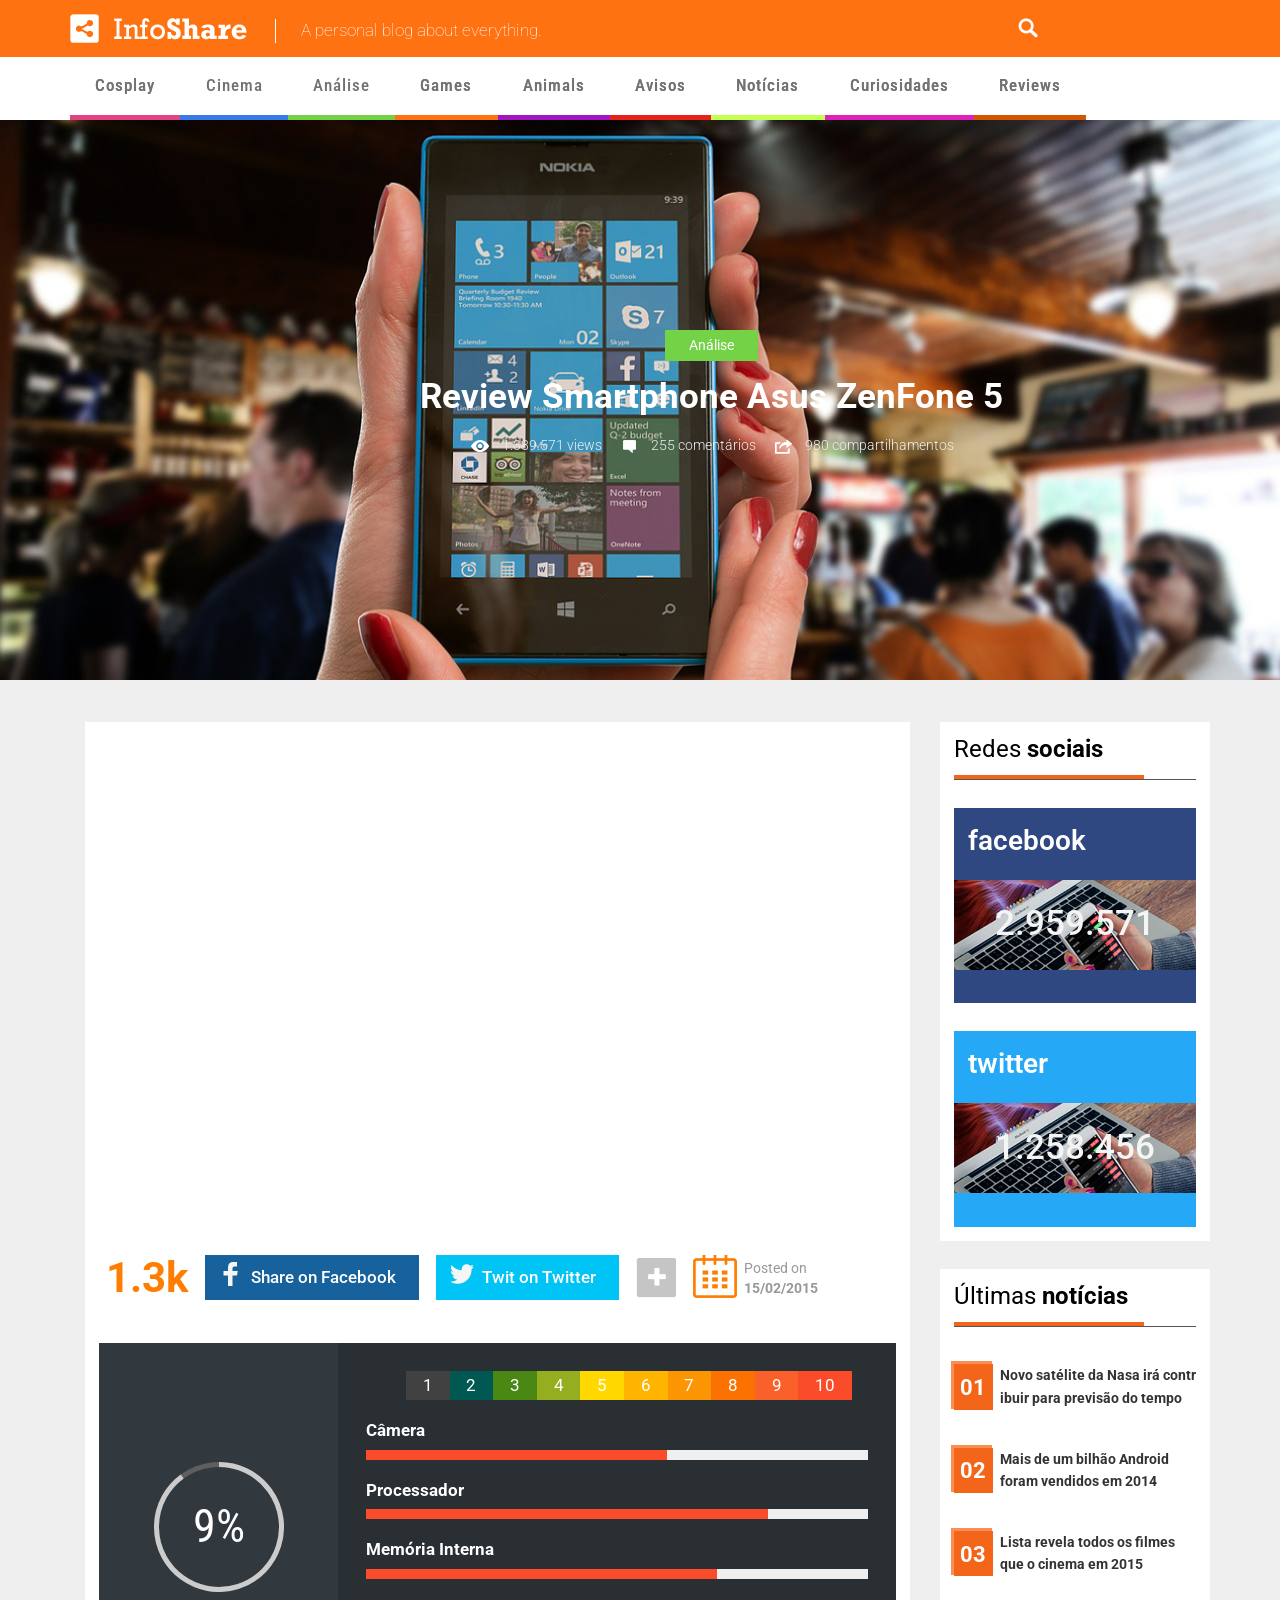
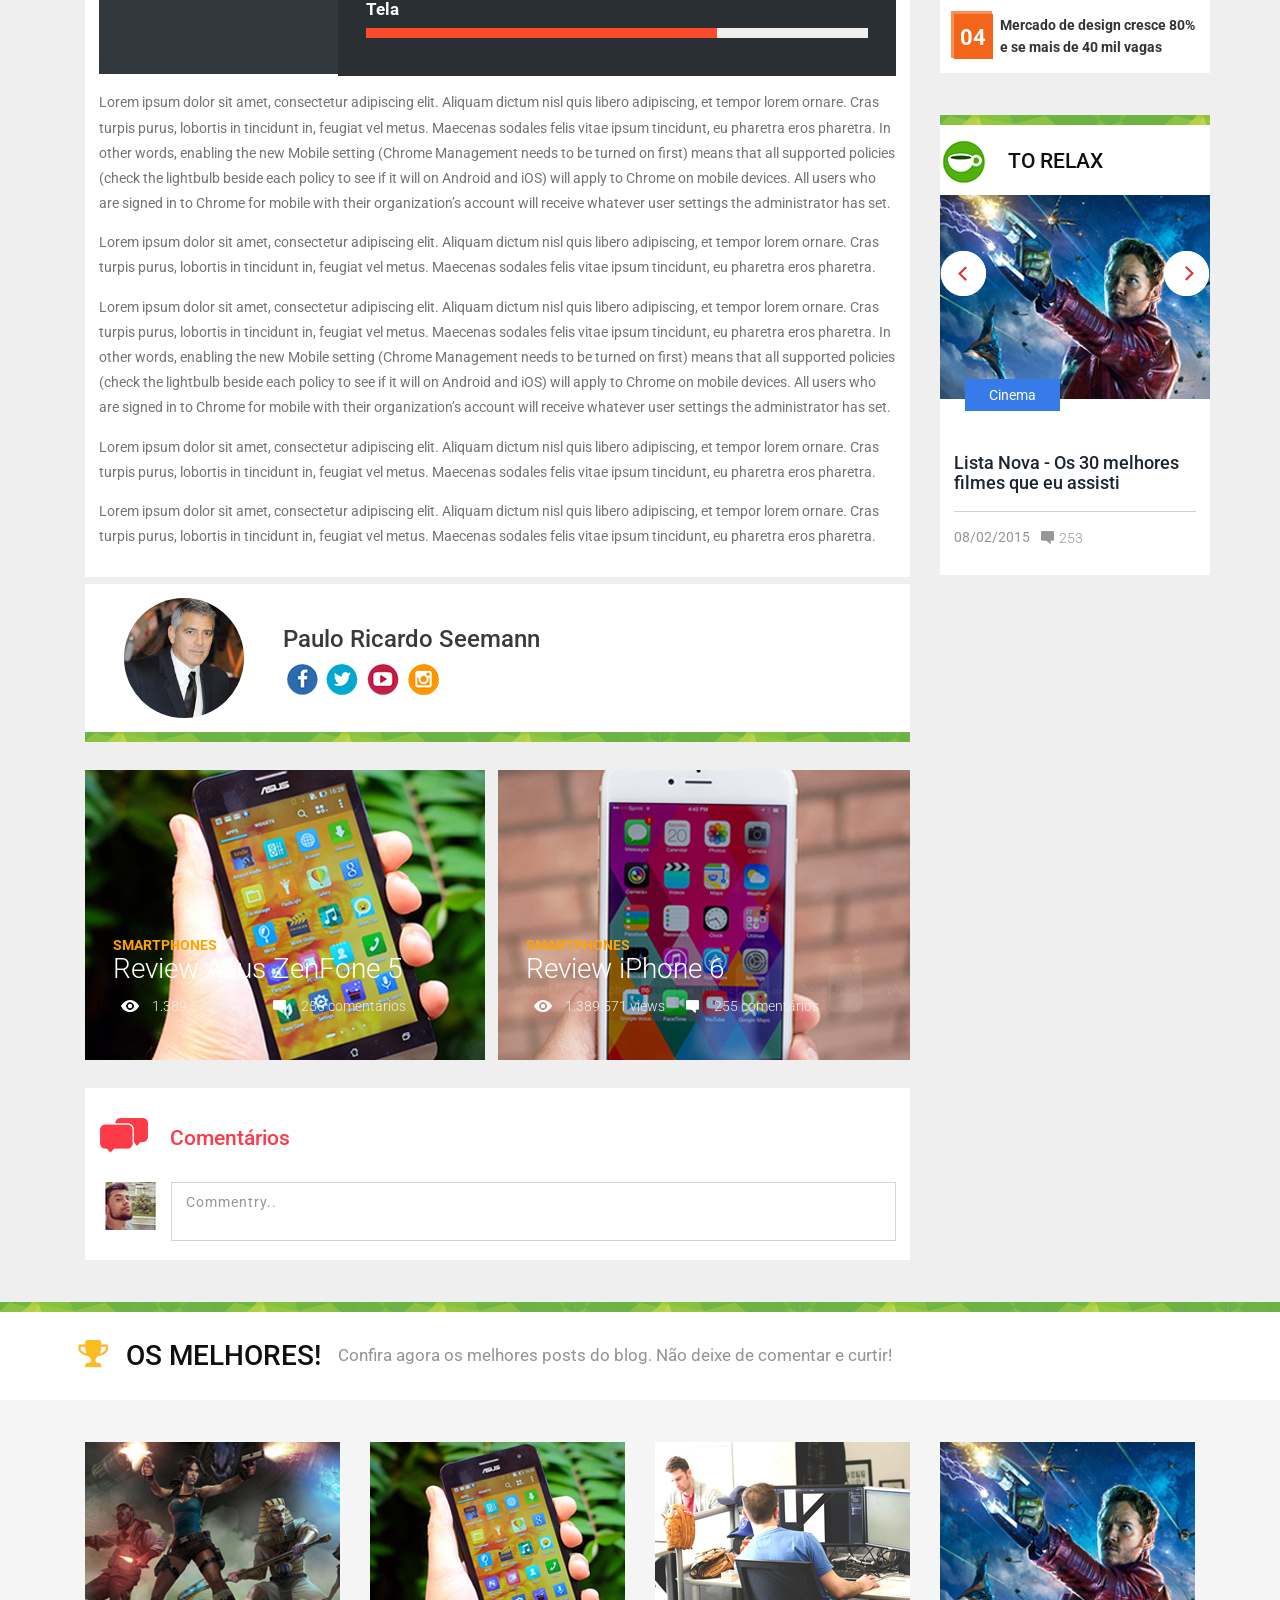
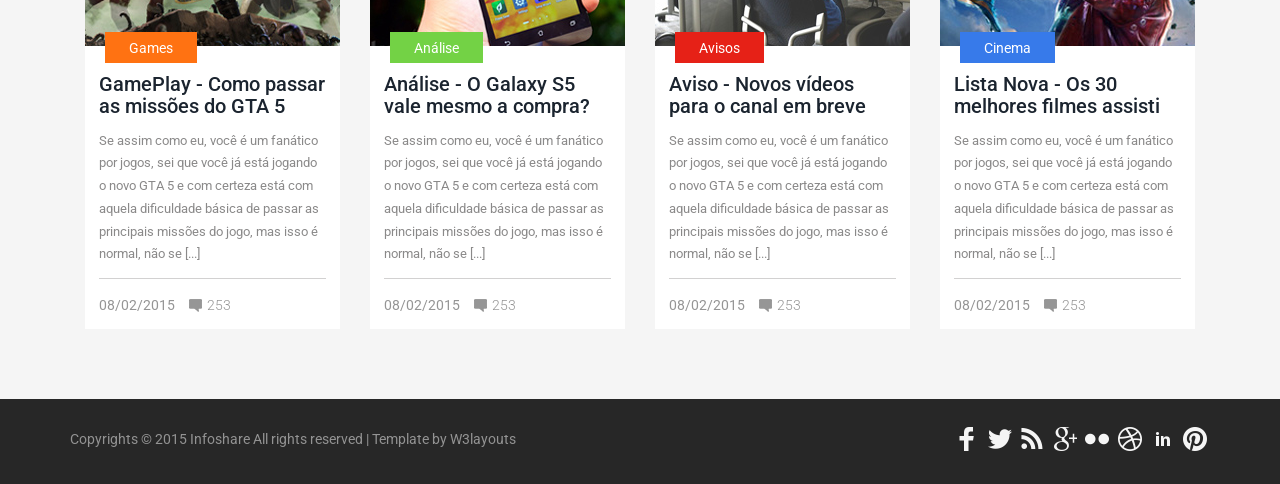
<file: web/reviews.html>
<!--
Author: W3layouts
Author URL: http://w3layouts.com
License: Creative Commons Attribution 3.0 Unported
License URL: http://creativecommons.org/licenses/by/3.0/
-->
<!DOCTYPE HTML>
<html>
<head>
<title>Infoshare a Entertainment Category Flat Bootstarp Responsive Website Template | Reviews :: w3layouts</title>
<link href="css/bootstrap.css" rel="stylesheet" type="text/css" media="all">
<link href="css/style.css" rel="stylesheet" type="text/css" media="all" />
<meta name="viewport" content="width=device-width, initial-scale=1">
<meta http-equiv="Content-Type" content="text/html; charset=utf-8" />
<meta name="keywords" content="Infoshare Responsive web template, Bootstrap Web Templates, Flat Web Templates, Andriod Compatible web template, 
Smartphone Compatible web template, free webdesigns for Nokia, Samsung, LG, SonyErricsson, Motorola web design" />
<script type="application/x-javascript"> addEventListener("load", function() { setTimeout(hideURLbar, 0); }, false); function hideURLbar(){ window.scrollTo(0,1); } </script>
<link href='http://fonts.googleapis.com/css?family=Roboto:400,300,100,500,700,900' rel='stylesheet' type='text/css'>
<link href='http://fonts.googleapis.com/css?family=Roboto+Condensed:400,300,700' rel='stylesheet' type='text/css'>
<script src="js/jquery.min.js"></script>
 <script src="js/responsiveslides.min.js"></script>
 <link rel="stylesheet" href="css/swipebox.css">
  <script>
    // You can also use "$(window).load(function() {"
    $(function () {
      $("#slider").responsiveSlides({
      	auto: true,
        manualControls: '#slider3-pager',
      });
    });
  </script>
  <!------ Light Box ------>
    <script src="js/jquery.swipebox.min.js"></script> 
    <script type="text/javascript">
		jQuery(function($) {
			$(".swipebox").swipebox();
		});
	</script>
    <!------ Eng Light Box ------
</head>
<body>
<!-- banner -->
		<div class="header">
		<div class="container">
			<div class="logo">
				<a href="index.html"><img src="images/logo.png" class="img-responsive" alt=""></a>
			</div>
			<div class="person">
				<p>A personal blog about everything.</p>
			</div>
			<div class="search-box">
				<div id="sb-search" class="sb-search">
					<form>
						<input class="sb-search-input" placeholder="Enter your search term..." type="search" name="search" id="search">
						<input class="sb-search-submit" type="submit" value="">
						<span class="sb-icon-search"> </span>
					</form>
				</div>
			</div>
			<!-- search-scripts -->
				<script src="js/classie.js"></script>
				<script src="js/uisearch.js"></script>
				<script>
					new UISearch( document.getElementById( 'sb-search' ) );
				</script>
			<!-- //search-scripts -->

			<div class="clearfix"> </div>
		</div>
		</div>
		<div class="header-bottom">
		<div class="container">
			<div class="head-nav">
					<span class="menu"> </span>
						<ul class="cl-effect-15">
							<li><a class="color2" href="index.html" data-hover="Cosplay">Cosplay</a></li>
							<li><a class="color1" href="cinema.html">Cinema</a></li>
							<li><a class="color3" href="analise.html">Análise</a></li>
							<li><a class="color4" href="games.html" data-hover="Games">Games</a></li>
							<li><a class="color6" href="animals.html" data-hover="Animals">Animals</a></li>
							<li><a class="color5" href="404.html" data-hover="Avisos">Avisos</a></li>
							<li><a class="color7" href="noticias.html" data-hover="Notícias">Notícias</a></li>
							<li><a class="color8" href="curiosidades.html" data-hover="Curiosidades">Curiosidades</a></li>
							<li><a class="color9" href="reviews.html" data-hover="Reviews">Reviews</a></li>
								<div class="clearfix"> </div>
						</ul>
						<!-- script-for-nav -->
					<script>
						$( "span.menu" ).click(function() {
						  $( ".head-nav ul" ).slideToggle(300, function() {
							// Animation complete.
						  });
						});
					</script>
				<!-- script-for-nav --> 
				</div>
					<div class="clearfix"> </div>
			</div>
			</div>
				
<!-- banner -->
 <div class="slider">
	    <!-- Slideshow 3 -->
	    <ul class="rslides" id="slider">
	      <li>
				<img src="images/2.jpg" class="img-responsive" alt="">
					<div class="caption">
						<a class="analazbtn" href="#">Análise</a>
						<h1>Review Smartphone Asus ZenFone 5</h1>
							<a class="cap" href="#"><i class="eye"> </i><span class="icon_text">1.389.571 views</span></a>
							<a class="cap" href="#"><i class="inter"> </i><span class="icon_text">255 comentários</span></a>
							<a class="cap" href="#"><i class="compart"> </i><span class="icon_text">980 compartilhamentos</span></a>
									
					</div>
		  </li>
	    </ul>
    </div>
<!-- banner -->	
<!-- animais -->
	<div class="animais">
		<div class="container">
			<div class="col-md-9 cnma">
			<div class="analize">
				<iframe src="https://player.vimeo.com/video/97646746" width="100%" height="472" frameborder="0" webkitallowfullscreen mozallowfullscreen allowfullscreen></iframe>
				<div class="f-shar">
					<ul>
						<li><h6>1.3k</h6></li>
						<li class="s-fb"><a class="shre" href="#"><i class="fb"> </i><span class="icon_text2">Share on Facebook</span></a></li>
						<li class="s-twt"><a class="shre" href="#"><i class="twt"> </i><span class="icon_text2">Twit on Twitter</span></a></li>
						<li><a class="shre" href="#"><i class="plus"> </i></a></li>
						<li><a class="shre" href="#"><i class="date"> </i><span class="icon_text3">Posted on <br><strong>15/02/2015</strong></span></a></li>
					</ul>
				</div>
				<div class="revell">
						<div class="skill-grid1">
							<div class="every" id="circles-1"><div class="circles-wrp" style="position:relative; display:inline-block;"><svg width="130" height="130"><path fill="transparent" stroke="#5e5e5f" stroke-width="5" d="M 64.98727042476905 2.5000012963366984 A 62.5 62.5 0 1 1 64.91318875387053 2.500060289568715 Z"></path><path fill="transparent" stroke="#cccccc" stroke-width="5" d="M 64.98727042476905 2.5000012963366984 A 62.5 62.5 0 1 1 14.402985052929495 28.309509700115434 "></path></svg><div class="circles-text-wrp" style="position:absolute; top:0; left:0; text-align:center; width:100%; font-size:45.5px; height:130px; line-height:130px;"><span class="circles-number"><span class="circles-number">8.<span style="font-size:.4em">5</span></span></span><span class="circles-text">%</span></div></div></div>									
						</div>	
<!---->
				 <script type="text/javascript" src="js/circles.js"></script>
					         <script>
								var colors = [
										['#5e5e5f', '#cccccc'], ['#5e5e5f', '#cccccc'], ['#5e5e5f', '#cccccc']
									];
								for (var i = 1; i <= 80; i++) {
									var child = document.getElementById('circles-' + i),
										percentage = 80 + (i * 10);
										
									Circles.create({
										id:         child.id,
										percentage: percentage,
										radius:     65,
										width:      5,
										number:   	percentage / 10,
										text:       '%',
										colors:     colors[i - 1]
									});
								}
						
				</script>
				<!--/-->
					<div class="green-about1">
						<ul>
							<li class="one"><a href="#">1</a></li>
							<li class="two"><a href="#">2</a></li>
							<li class="three"><a href="#">3</a></li>
							<li class="four"><a href="#">4</a></li>
							<li class="five"><a href="#">5</a></li>
							<li class="six"><a href="#">6</a></li>
							<li class="seven"><a href="#">7</a></li>
							<li class="eight"><a href="#">8</a></li>
							<li class="nine"><a href="#">9</a></li>
							<li class="ten"><a href="#">10</a></li>
							<div class="clearfix"> </div>
						</ul>
							<div class="about-green">
								<h6>Câmera</h6>							
								<div class="content-green1">
									<div style="width:60%;">
									</div>
								 </div>
							</div>	
							<div class="about-green">
								<h6>Processador</h6>							
								<div class="content-green1">
									<div style="width:80%;">
									</div>
								 </div>
							</div>	
							<div class="about-green">
								<h6>Memória Interna</h6>							
								<div class="content-green1">
									<div style="width:70%;">
									</div>
								 </div>
							</div>	
							<div class="about-green">
								<h6>Tela</h6>							
								<div class="content-green1">
									<div style="width:70%;">
									</div>
								 </div>
							</div>	
						</div>	
						<div class="clearfix"> </div>
					</div>
					<p>Lorem ipsum dolor sit amet, consectetur adipiscing elit. Aliquam dictum nisl quis libero adipiscing, et tempor lorem ornare. Cras turpis purus, lobortis in tincidunt in, feugiat vel metus. Maecenas sodales felis vitae ipsum tincidunt, eu pharetra eros pharetra. In other words, enabling the new Mobile setting (Chrome Management needs to be turned on first) means that all supported policies (check the lightbulb beside each policy to see if it will on Android and iOS) will apply to Chrome on mobile devices. All users who are signed in to Chrome for mobile with their organization’s account will receive whatever user settings the administrator has set.</p>
					<p>Lorem ipsum dolor sit amet, consectetur adipiscing elit. Aliquam dictum nisl quis libero adipiscing, et tempor lorem ornare. Cras turpis purus, lobortis in tincidunt in, feugiat vel metus. Maecenas sodales felis vitae ipsum tincidunt, eu pharetra eros pharetra.</p>
					<p>Lorem ipsum dolor sit amet, consectetur adipiscing elit. Aliquam dictum nisl quis libero adipiscing, et tempor lorem ornare. Cras turpis purus, lobortis in tincidunt in, feugiat vel metus. Maecenas sodales felis vitae ipsum tincidunt, eu pharetra eros pharetra. In other words, enabling the new Mobile setting (Chrome Management needs to be turned on first) means that all supported policies (check the lightbulb beside each policy to see if it will on Android and iOS) will apply to Chrome on mobile devices. All users who are signed in to Chrome for mobile with their organization’s account will receive whatever user settings the administrator has set.</p>
					<p>Lorem ipsum dolor sit amet, consectetur adipiscing elit. Aliquam dictum nisl quis libero adipiscing, et tempor lorem ornare. Cras turpis purus, lobortis in tincidunt in, feugiat vel metus. Maecenas sodales felis vitae ipsum tincidunt, eu pharetra eros pharetra.</p>
					<p>Lorem ipsum dolor sit amet, consectetur adipiscing elit. Aliquam dictum nisl quis libero adipiscing, et tempor lorem ornare. Cras turpis purus, lobortis in tincidunt in, feugiat vel metus. Maecenas sodales felis vitae ipsum tincidunt, eu pharetra eros pharetra.</p>
			</div>
				<div class="paulo">
					<div class="paulo-left">
						<img src="images/man.jpg" class="img-responsive" alt="">
					</div>
					<div class="paulo-right">
						<h4>Paulo Ricardo Seemann</h4>
						<div class="socia-ani">
							<ul>
								<li><a href="#"><i class="facebk"> </i></a></li>
								<li><a href="#"><i class="twiter"> </i></a></li>
								<li><a href="#"><i class="youtub"> </i></a></li>
								<li><a href="#"><i class="pp"> </i></a></li>
									<div class="clearfix"></div>	
							</ul>
						</div>
					</div>
					<div class="clearfix"> </div>
				</div>
				<i class="line"> </i>
					<div class="como">
				<div class="anaal">
					<div class="col-md-6 rev-left1">
						<h6>SMARTPHONES</h6>
						<h4>Review Asus ZenFone 5</h4>
						<a class="cap" href="#"><i class="eye"> </i><span class="icon_text">1.389.571 views</span></a>
						<a class="cap" href="#"><i class="inter"> </i><span class="icon_text">255 comentários</span></a>
					</div>
					<div class="col-md-6 rev-right1">
						<h6>SMARTPHONES</h6>
						<h4>Review iPhone 6</h4>
						<a class="cap" href="#"><i class="eye"> </i><span class="icon_text">1.389.571 views</span></a>
						<a class="cap" href="#"><i class="inter"> </i><span class="icon_text">255 comentários</span></a>
					</div>
					<div class="clearfix"> </div>
				</div>
				<div class="clearfix"> </div>
					</div>
					<div class="commts">
						<div class="com">
							<i class="comt"> </i><h4>Comentários</h4>
							<div class="clearfix"> </div>
						</div>
						<div class="commts-left">
							<img src="images/men.png" class="img-responsive" alt="">
						</div>
						<div class="commts-right">
							<textarea value="Message" onfocus="this.value = '';" onblur="if (this.value == '') {this.value = 'Commentry';}">Commentry..</textarea>
						</div>
						<div class="clearfix"> </div>
					</div>
					
			</div>
			<div class="col-md-3 redes">
			<div class="red-1">
				<h3>Redes <strong>sociais</strong><label2></label2></h3>
						<div class="redes-1">
							<div class="redes-top">
								<div class="redes-left">
									<h4>facebook</h4>
								</div>
								<div class="redes-right">
									<div class="fb-like fb_iframe_widget" data-href="https://developers.facebook.com/w3layouts" data-layout="button" data-action="like" data-show-faces="true" data-share="false" fb-xfbml-state="rendered" fb-iframe-plugin-query="action=like&amp;app_id=&amp;container_width=0&amp;href=https%3A%2F%2Fdevelopers.facebook.com%2Fw3layouts&amp;layout=button&amp;locale=en_US&amp;sdk=joey&amp;share=false&amp;show_faces=true"><span style="vertical-align: bottom; width: 48px; height: 20px;"><iframe name="f1e6deae58" width="1000px" height="1000px" frameborder="0" allowtransparency="true" scrolling="no" title="fb:like Facebook Social Plugin" src="http://www.facebook.com/v2.3/plugins/like.php?action=like&amp;app_id=&amp;channel=http%3A%2F%2Fstatic.ak.facebook.com%2Fconnect%2Fxd_arbiter%2F6Dg4oLkBbYq.js%3Fversion%3D41%23cb%3Df8e691e7%26domain%3D192.168.2.13%26origin%3Dhttp%253A%252F%252F192.168.2.13%252Ff364662d8%26relation%3Dparent.parent&amp;container_width=0&amp;href=https%3A%2F%2Fdevelopers.facebook.com%2Fw3layouts&amp;layout=button&amp;locale=en_US&amp;sdk=joey&amp;share=false&amp;show_faces=true" style="border: none; visibility: visible; width: 48px; height: 20px;" class=""></iframe></span></div>
									<div id="fb-root" class=" fb_reset"><div style="position: absolute; top: -10000px; height: 0px; width: 0px;"><div></div></div><div style="position: absolute; top: -10000px; height: 0px; width: 0px;"><div><iframe name="fb_xdm_frame_http" frameborder="0" allowtransparency="true" scrolling="no" id="fb_xdm_frame_http" aria-hidden="true" title="Facebook Cross Domain Communication Frame" tabindex="-1" src="http://static.ak.facebook.com/connect/xd_arbiter/6Dg4oLkBbYq.js?version=41#channel=f364662d8&amp;origin=http%3A%2F%2F192.168.2.13" style="border: none;"></iframe><iframe name="fb_xdm_frame_https" frameborder="0" allowtransparency="true" scrolling="no" id="fb_xdm_frame_https" aria-hidden="true" title="Facebook Cross Domain Communication Frame" tabindex="-1" src="https://s-static.ak.facebook.com/connect/xd_arbiter/6Dg4oLkBbYq.js?version=41#channel=f364662d8&amp;origin=http%3A%2F%2F192.168.2.13" style="border: none;"></iframe></div></div></div>
										<script>(function(d, s, id) {
										  var js, fjs = d.getElementsByTagName(s)[0];
										  if (d.getElementById(id)) return;
										  js = d.createElement(s); js.id = id;
										  js.src = "//connect.facebook.net/en_US/sdk.js#xfbml=1&version=v2.3";
										  fjs.parentNode.insertBefore(js, fjs);
										}(document, 'script', 'facebook-jssdk'));</script>
								</div>
								<div class="clearfix"> </div>
							</div>
							<div class="redes-bottom">
								<h6>2.959.571</h6>
							</div>
							<div class="redes-bottom1">
							</div>
						</div>
						<div class="redes-1">
							<div class="redes-top2">
								<div class="redes-left">
									<h4>twitter</h4>
								</div>
								<div class="redes-right">
									<iframe id="twitter-widget-0" scrolling="no" frameborder="0" allowtransparency="true" src="http://platform.twitter.com/widgets/tweet_button.23a4a4933995b86880bb787f8ff6a082.en.html#_=1428382271595&amp;count=none&amp;dnt=false&amp;id=twitter-widget-0&amp;lang=en&amp;original_referer=http%3A%2F%2F192.168.2.13%2Fsurendra%2Fapril%2Finfoshare%2Fweb%2Findex.html&amp;related=twitterdev&amp;size=m&amp;text=Infoshare%20a%20Hotel%20Category%20Flat%20Bootstarp%20Responsive%20Website%20Template%20%7C%20Home%20%3A%3A%20w3layouts&amp;url=http%3A%2F%2F192.168.2.13%2Fsurendra%2Fapril%2Finfoshare%2Fweb%2Findex.html" class="twitter-share-button twitter-tweet-button twitter-share-button twitter-count-none" title="Twitter Tweet Button" data-twttr-rendered="true" style="width: 56px; height: 20px;"></iframe>
										<script>
										window.twttr=(function(d,s,id){var js,fjs=d.getElementsByTagName(s)[0],t=window.twttr||{};if(d.getElementById(id))return;js=d.createElement(s);js.id=id;js.src="https://platform.twitter.com/widgets.js";fjs.parentNode.insertBefore(js,fjs);t._e=[];t.ready=function(f){t._e.push(f);};return t;}(document,"script","twitter-wjs"));
										</script>
								</div>
								<div class="clearfix"> </div>
							</div>
							<div class="redes-bottom">
								<h6>1.258.456</h6>
							</div>
							<div class="redes-bottom2">
							</div>
						</div>
				</div>
						<div class="ultimas">
							<h3>Últimas <strong>notícias</strong><label4></label4></h3>
							<div class="ultimas-top">
								<span>01</span><h5>Novo satélite da Nasa irá contr ibuir para previsão do tempo</h5>
								<div class="clearfix"> </div>
							</div>
							<div class="ultimas-top">
								<span>02</span><h5>Mais de um bilhão Android foram vendidos em 2014</h5>
								<div class="clearfix"> </div>
							</div>
							<div class="ultimas-top">
								<span>03</span><h5>Lista revela todos os filmes que o cinema em 2015</h5>
								<div class="clearfix"> </div>
							</div>
							<div class="ultimas-top">
								<span>04</span><h5>Mercado de design cresce 80% e se mais de 40 mil vagas</h5>
								<div class="clearfix"> </div>
							</div>
						</div>
						<div class="relax-top">
							<i class="line"> </i>
								<div class="relax">
								<div class="wmuSlider example1 section" id="section-1" style="overflow: hidden; height: 200px;">
									<article style="position: relative; width: 100%; opacity: 0.175275975834908;"> 
										<div class="rel">
											<i class="teacu"> </i><h4>TO RELAX</h4>
										 </div>
											<div class="clearfix"></div>
											<a href="single.html"><img src="images/18.jpg" class="img-responsive" alt=""></a>
											<a class="cinmsbtn1" href="single.html">Cinema</a>
											<div class="comopasser-bottom1">
												<h5><a href="single.html">Lista Nova - Os 30 melhores filmes que eu assisti</a></h5>
												<div class="curtir">
													<li>08/02/2015</li>
													<li><a class="cap" href="#"><i class="inter1"> </i><span class="icon_text1">253</span></a></li>
												</div>
											</div>
									</article>
									<article style="position: absolute; width: 100%; opacity: 0;"> 
										<div class="rel">
											<i class="teacu"> </i><h4>TO RELAX</h4>
										 </div>
											<div class="clearfix"></div>
											<a href="single.html"><img src="images/15.jpg" class="img-responsive" alt=""></a>
											<a class="gamsbtn1" href="single.html">Games</a>
											<div class="comopasser-bottom1">
												<h5><a href="single.html">GamePlay - Como passar as missões do GTA 5</a></h5>
												<div class="curtir">
													<li>08/02/2015</li>
													<li><a class="cap" href="#"><i class="inter1"> </i><span class="icon_text1">253</span></a></li>
												</div>
											</div>
									</article>
									<article style="position: absolute; width: 100%; opacity: 0;"> 
										<div class="rel">
											<i class="teacu"> </i><h4>TO RELAX</h4>
										 </div>
											<div class="clearfix"></div>
											<a href="single.html"><img src="images/16.jpg" class="img-responsive" alt=""></a>
											<a class="anasbtn1" href="single.html">Análise</a>
											<div class="comopasser-bottom1">
												<h5><a href="single.html">Análise - O Galaxy S5 vale mesmo a compra?</a></h5>
												<div class="curtir">
													<li>08/02/2015</li>
													<li><a class="cap" href="#"><i class="inter1"> </i><span class="icon_text1">253</span></a></li>
												</div>
											</div>
									</article>
									<ul class="wmuSliderPagination">
										<li><a href="#" class="">0</a></li>
										<li><a href="#" class="">1</a></li>
										<li><a href="#" class="">2</a></li>
									</ul>
						<a class="wmuSliderPrev">Previous</a><a class="wmuSliderNext">Next</a><ul class="wmuSliderPagination"><li><a href="#" class="wmuActive">0</a></li><li><a href="#" class="">1</a></li><li><a href="#" class="">2</a></li></ul></div>
						</div>
						</div>
			</div>
				<div class="clearfix"> </div>
				 <!-- script -->
          <script src="js/jquery.wmuSlider.js"></script> 
			<script>
       			$('.example1').wmuSlider();         
   		    </script>
			<!-- script -->		
		</div>
	</div>
	<!-- animais -->
<i class="line"> </i>	
	<div class="melhores">
		<div class="container">
			<li><i class="cup"> </i></li>
			<li><h3>OS MELHORES!</h3></li>
			<li><p>Confira agora os melhores posts do blog. Não deixe de comentar e curtir!</p></li>
			<div class="clearfix"></div>	
		</div>
	</div>
<!-- comopasser -->	
	<div class="comopasser">
		<div class="container">
			<div class="col-md-3 comopasser-top">
				<a href="single.html"><img src="images/15.jpg" class="img-responsive" alt=""></a>
				<a class="gamsbtn" href="single.html">Games</a>
				<div class="comopasser-bottom">
					<h3><a href="single.html">GamePlay - Como passar as missões do GTA 5</a></h3>
					<p>Se assim como eu, você é um fanático por jogos, sei que você já está jogando o novo GTA 5 e com certeza está com aquela dificuldade básica de passar as principais missões do jogo, mas isso é normal, não se  [...]</p>
						<div class="curtir">
							<li>08/02/2015</li>
							<li><div class="fb-share-button" data-href="https://developers.facebook.com/w3layouts/" data-layout="button_count"></div>
							<div id="fb-root"></div>
							<script>(function(d, s, id) {
							  var js, fjs = d.getElementsByTagName(s)[0];
							  if (d.getElementById(id)) return;
							  js = d.createElement(s); js.id = id;
							  js.src = "//connect.facebook.net/en_US/sdk.js#xfbml=1&version=v2.3";
							  fjs.parentNode.insertBefore(js, fjs);
							}(document, 'script', 'facebook-jssdk'));</script></li>
							<li><a class="cap" href="#"><i class="inter1"> </i><span class="icon_text1">253</span></a></li>
						</div>
				</div>
			</div>
			<div class="col-md-3 comopasser-top">
				<a href="single.html"><img src="images/16.jpg" class="img-responsive" alt=""></a>
				<a class="anasbtn" href="single.html">Análise</a>
				<div class="comopasser-bottom">
					<h3><a href="single.html">Análise - O Galaxy S5 vale mesmo a compra?</a></h3>
					<p>Se assim como eu, você é um fanático por jogos, sei que você já está jogando o novo GTA 5 e com certeza está com aquela dificuldade básica de passar as principais missões do jogo, mas isso é normal, não se  [...]</p>
						<div class="curtir">
							<li>08/02/2015</li>
							<li><div class="fb-share-button" data-href="https://developers.facebook.com/w3layouts/" data-layout="button_count"></div>
							<div id="fb-root"></div>
							<script>(function(d, s, id) {
							  var js, fjs = d.getElementsByTagName(s)[0];
							  if (d.getElementById(id)) return;
							  js = d.createElement(s); js.id = id;
							  js.src = "//connect.facebook.net/en_US/sdk.js#xfbml=1&version=v2.3";
							  fjs.parentNode.insertBefore(js, fjs);
							}(document, 'script', 'facebook-jssdk'));</script></li>
							<li><a class="cap" href="#"><i class="inter1"> </i><span class="icon_text1">253</span></a></li>
						</div>
				</div>
			</div>
			<div class="col-md-3 comopasser-top">
				<a href="single.html"><img src="images/25.jpg" class="img-responsive" alt=""></a>
				<a class="avisbtn" href="single.html">Avisos</a>
				<div class="comopasser-bottom">
					<h3><a href="single.html">Aviso - Novos vídeos para o canal em breve </a></h3>
					<p>Se assim como eu, você é um fanático por jogos, sei que você já está jogando o novo GTA 5 e com certeza está com aquela dificuldade básica de passar as principais missões do jogo, mas isso é normal, não se  [...]</p>
						<div class="curtir">
							<li>08/02/2015</li>
							<li><div class="fb-share-button" data-href="https://developers.facebook.com/w3layouts/" data-layout="button_count"></div>
							<div id="fb-root"></div>
							<script>(function(d, s, id) {
							  var js, fjs = d.getElementsByTagName(s)[0];
							  if (d.getElementById(id)) return;
							  js = d.createElement(s); js.id = id;
							  js.src = "//connect.facebook.net/en_US/sdk.js#xfbml=1&version=v2.3";
							  fjs.parentNode.insertBefore(js, fjs);
							}(document, 'script', 'facebook-jssdk'));</script></li>
							<li><a class="cap" href="#"><i class="inter1"> </i><span class="icon_text1">253</span></a></li>
						</div>
				</div>
			</div>
			<div class="col-md-3 comopasser-top">
				<a href="single.html"><img src="images/19.jpg" class="img-responsive" alt=""></a>
				<a class="cinmsbtn" href="single.html">Cinema</a>
				<div class="comopasser-bottom">
					<h3><a href="single.html">Lista Nova - Os 30 melhores filmes assisti</a></h3>
					<p>Se assim como eu, você é um fanático por jogos, sei que você já está jogando o novo GTA 5 e com certeza está com aquela dificuldade básica de passar as principais missões do jogo, mas isso é normal, não se  [...]</p>
						<div class="curtir">
							<li>08/02/2015</li>
							<li><div class="fb-share-button" data-href="https://developers.facebook.com/w3layouts/" data-layout="button_count"></div>
							<div id="fb-root"></div>
							<script>(function(d, s, id) {
							  var js, fjs = d.getElementsByTagName(s)[0];
							  if (d.getElementById(id)) return;
							  js = d.createElement(s); js.id = id;
							  js.src = "//connect.facebook.net/en_US/sdk.js#xfbml=1&version=v2.3";
							  fjs.parentNode.insertBefore(js, fjs);
							}(document, 'script', 'facebook-jssdk'));</script></li>
							<li><a class="cap" href="#"><i class="inter1"> </i><span class="icon_text1">253</span></a></li>
						</div>
				</div>
			</div>
				<div class="clearfix"></div>	
		</div>
	</div>
<!-- comopasser -->	
<!-- footer -->	
	<div class="footer">
		<div class="container">
			<p>Copyrights © 2015 Infoshare All rights reserved | Template by <a href="http://w3layouts.com/">W3layouts</a></p>
			<div class="social">
				<ul>
					<li><a href="#"><i class="facebk1"> </i></a></li>
					<li><a href="#"><i class="twiter1"> </i></a></li>
					<li><a href="#"><i class="rss"> </i></a></li>
					<li><a href="#"><i class="gopl"> </i></a></li>
					<li><a href="#"><i class="flik"> </i></a></li>
					<li><a href="#"><i class="drible"> </i></a></li>
					<li><a href="#"><i class="in"> </i></a></li>
					<li><a href="#"><i class="pp1"> </i></a></li>
						<div class="clearfix"></div>	
				</ul>
			</div>
			<div class="clearfix"></div>
		</div>
	</div>
<!-- footer -->	
</body>
</html>
</file>
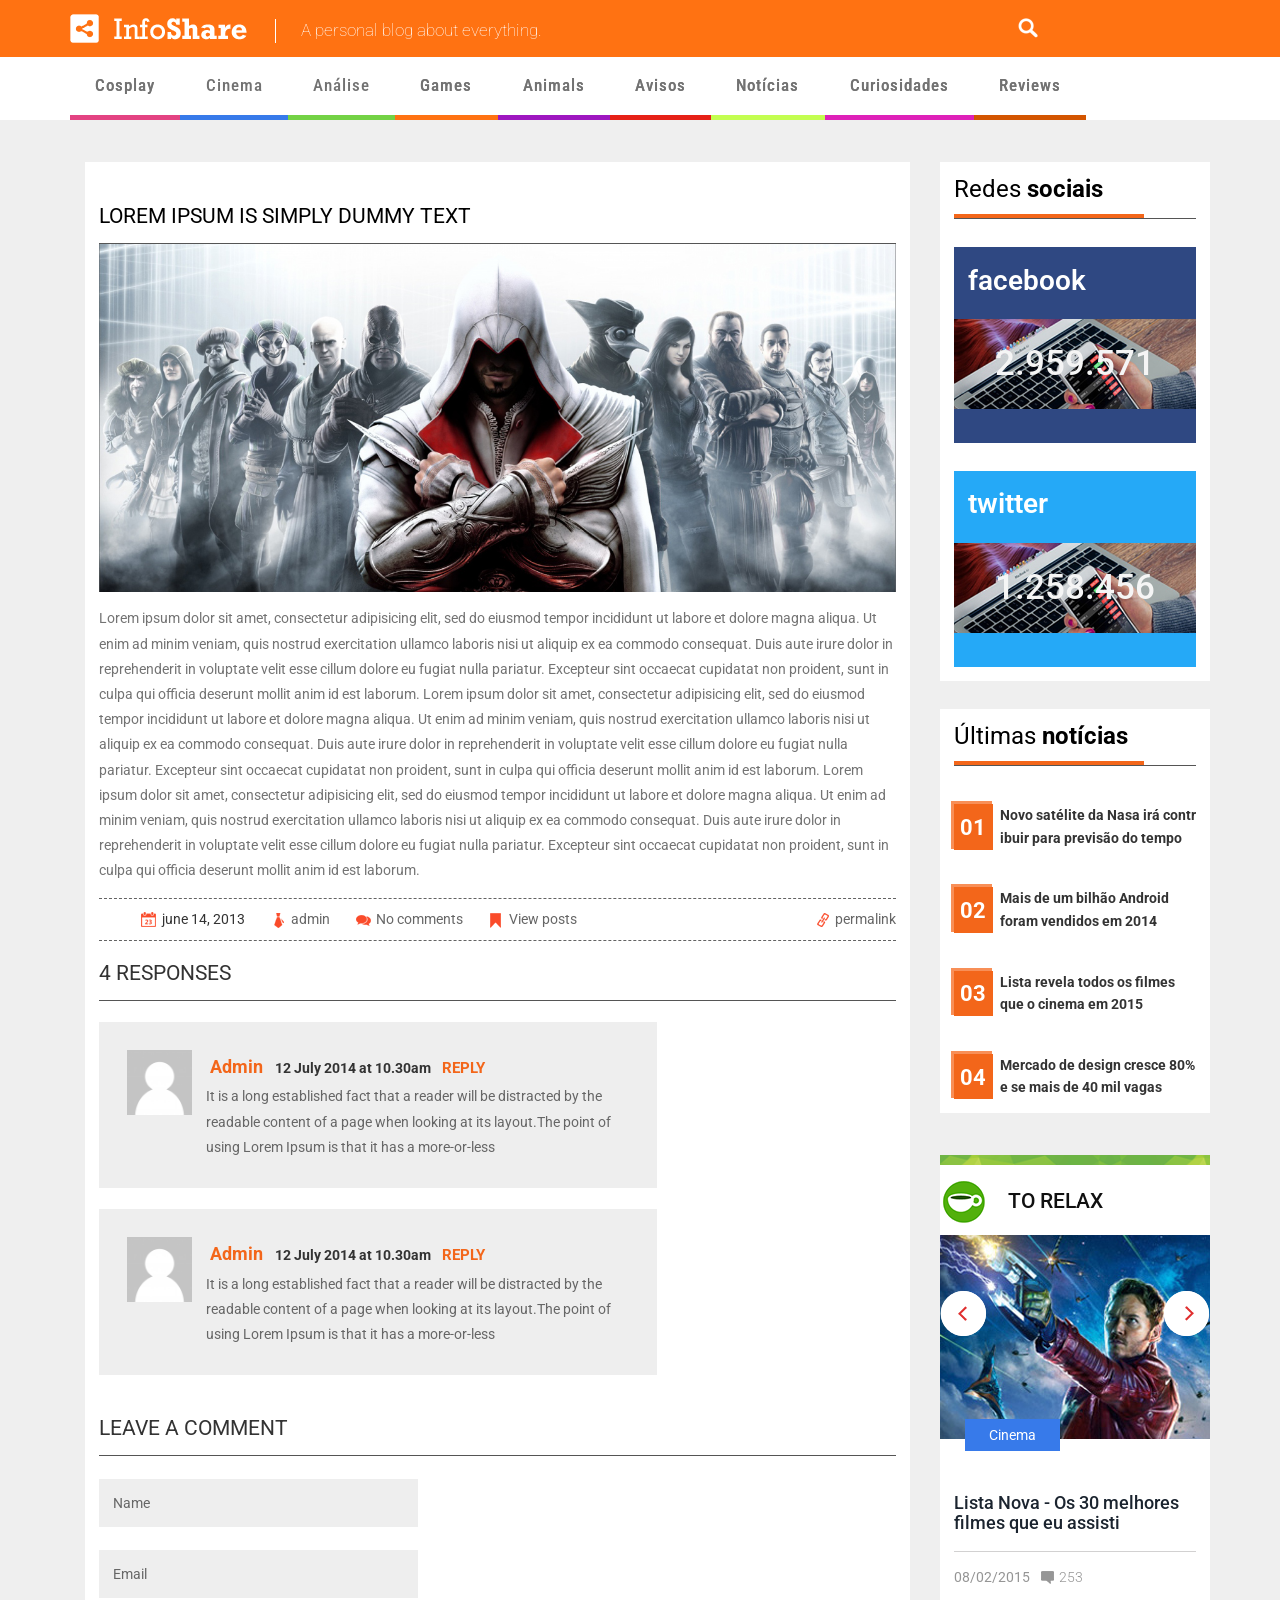
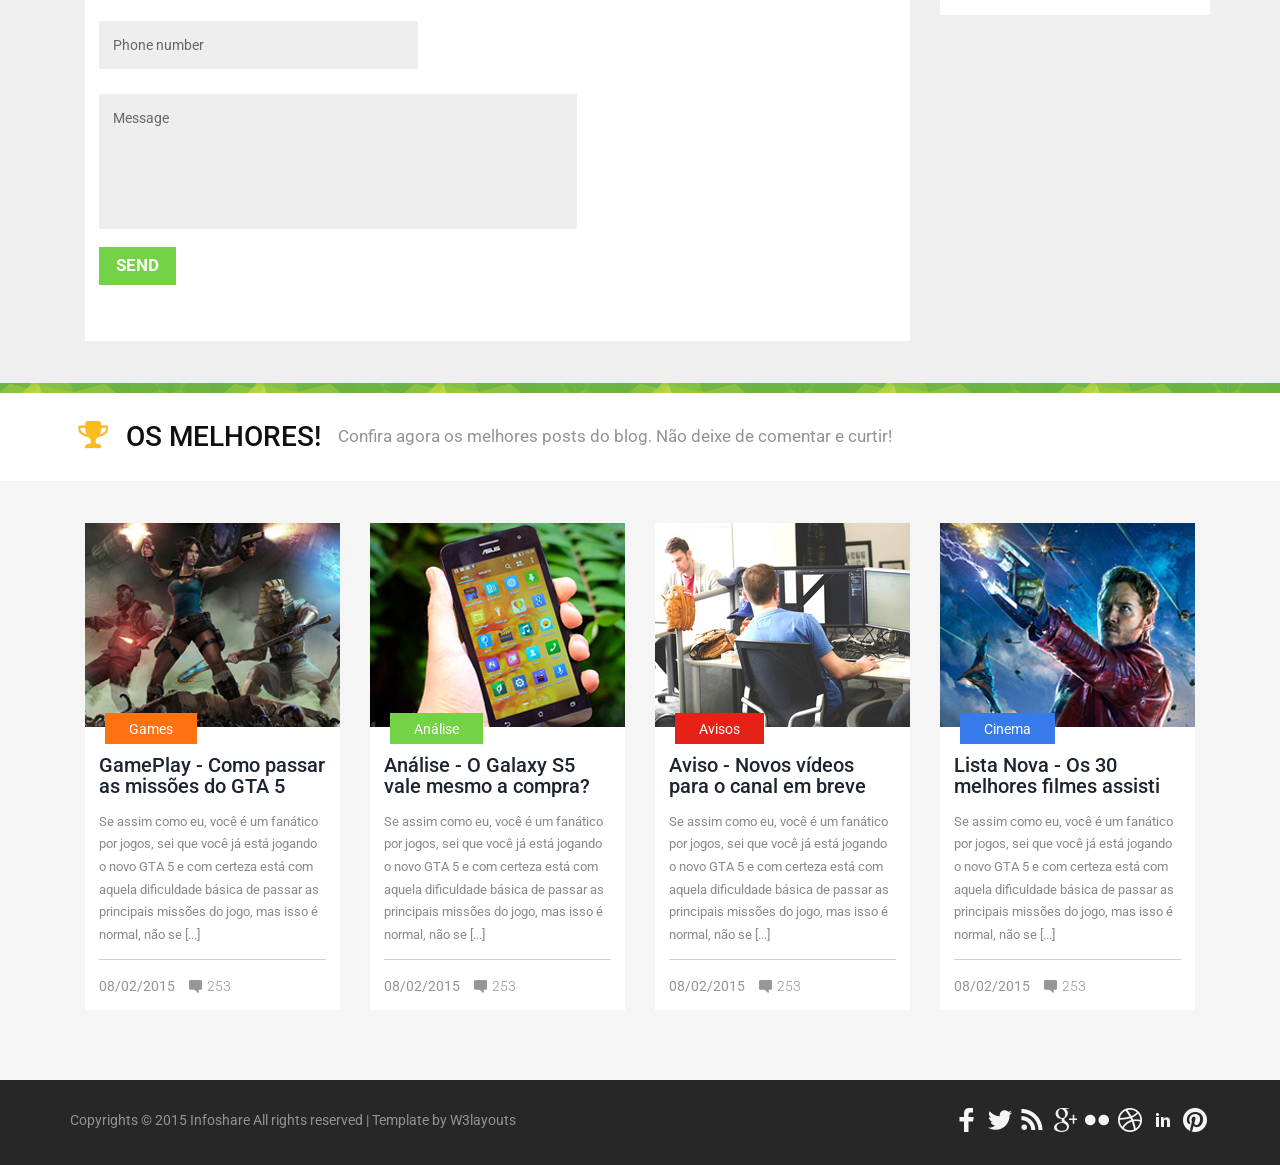
<file: web/single.html>
<!--
Author: W3layouts
Author URL: http://w3layouts.com
License: Creative Commons Attribution 3.0 Unported
License URL: http://creativecommons.org/licenses/by/3.0/
-->
<!DOCTYPE HTML>
<html>
<head>
<title>Infoshare a Entertainment Category Flat Bootstarp Responsive Website Template | Single :: w3layouts</title>
<link href="css/bootstrap.css" rel="stylesheet" type="text/css" media="all">
<link href="css/style.css" rel="stylesheet" type="text/css" media="all" />
<meta name="viewport" content="width=device-width, initial-scale=1">
<meta http-equiv="Content-Type" content="text/html; charset=utf-8" />
<meta name="keywords" content="Infoshare Responsive web template, Bootstrap Web Templates, Flat Web Templates, Andriod Compatible web template, 
Smartphone Compatible web template, free webdesigns for Nokia, Samsung, LG, SonyErricsson, Motorola web design" />
<script type="application/x-javascript"> addEventListener("load", function() { setTimeout(hideURLbar, 0); }, false); function hideURLbar(){ window.scrollTo(0,1); } </script>
<link href='http://fonts.googleapis.com/css?family=Roboto:400,300,100,500,700,900' rel='stylesheet' type='text/css'>
<link href='http://fonts.googleapis.com/css?family=Roboto+Condensed:400,300,700' rel='stylesheet' type='text/css'>
<script src="js/jquery.min.js"></script>
 <script src="js/responsiveslides.min.js"></script>
 <link rel="stylesheet" href="css/swipebox.css">
  <script>
    // You can also use "$(window).load(function() {"
    $(function () {
      $("#slider").responsiveSlides({
      	auto: true,
        manualControls: '#slider3-pager',
      });
    });
  </script>
  <!------ Light Box ------>
    <script src="js/jquery.swipebox.min.js"></script> 
    <script type="text/javascript">
		jQuery(function($) {
			$(".swipebox").swipebox();
		});
	</script>
    <!------ Eng Light Box ------
</head>
<body>
<!-- banner -->
		<div class="header">
		<div class="container">
			<div class="logo">
				<a href="index.html"><img src="images/logo.png" class="img-responsive" alt=""></a>
			</div>
			<div class="person">
				<p>A personal blog about everything.</p>
			</div>
			<div class="search-box">
				<div id="sb-search" class="sb-search">
					<form>
						<input class="sb-search-input" placeholder="Enter your search term..." type="search" name="search" id="search">
						<input class="sb-search-submit" type="submit" value="">
						<span class="sb-icon-search"> </span>
					</form>
				</div>
			</div>
			<!-- search-scripts -->
				<script src="js/classie.js"></script>
				<script src="js/uisearch.js"></script>
				<script>
					new UISearch( document.getElementById( 'sb-search' ) );
				</script>
			<!-- //search-scripts -->

			<div class="clearfix"> </div>
		</div>
		</div>
		<div class="header-bottom">
		<div class="container">
			<div class="head-nav">
					<span class="menu"> </span>
						<ul class="cl-effect-15">
							<li><a class="color2" href="index.html" data-hover="Cosplay">Cosplay</a></li>
							<li><a class="color1" href="cinema.html">Cinema</a></li>
							<li><a class="color3" href="analise.html">Análise</a></li>
							<li><a class="color4" href="games.html" data-hover="Games">Games</a></li>
							<li><a class="color6" href="animals.html" data-hover="Animals">Animals</a></li>
							<li><a class="color5" href="404.html" data-hover="Avisos">Avisos</a></li>
							<li><a class="color7" href="noticias.html" data-hover="Notícias">Notícias</a></li>
							<li><a class="color8" href="curiosidades.html" data-hover="Curiosidades">Curiosidades</a></li>
							<li><a class="color9" href="reviews.html" data-hover="Reviews">Reviews</a></li>
								<div class="clearfix"> </div>
						</ul>
						<!-- script-for-nav -->
					<script>
						$( "span.menu" ).click(function() {
						  $( ".head-nav ul" ).slideToggle(300, function() {
							// Animation complete.
						  });
						});
					</script>
				<!-- script-for-nav --> 
				</div>
					<div class="clearfix"> </div>
			</div>
			</div>
				

<!-- animais -->
	<div class="animais">
		<div class="container">
			<div class="col-md-9 cnma">
<div class="single-page-artical">
								<div class="artical-content">
									<h3>Lorem Ipsum is simply dummy text</h3>
									<img class="img-responsive" src="images/1.jpg" title="banner1">
									<p>Lorem ipsum dolor sit amet, consectetur adipisicing elit, sed do eiusmod tempor incididunt ut labore et dolore magna aliqua. Ut enim ad minim veniam, quis nostrud exercitation ullamco laboris nisi ut aliquip ex ea commodo consequat. Duis aute irure dolor in reprehenderit in voluptate velit esse cillum dolore eu fugiat nulla pariatur. Excepteur sint occaecat cupidatat non proident, sunt in culpa qui officia deserunt mollit anim id est laborum.
									Lorem ipsum dolor sit amet, consectetur adipisicing elit, sed do eiusmod tempor incididunt ut labore et dolore magna aliqua. Ut enim ad minim veniam, quis nostrud exercitation ullamco laboris nisi ut aliquip ex ea commodo consequat. Duis aute irure dolor in reprehenderit in voluptate velit esse cillum dolore eu fugiat nulla pariatur. Excepteur sint occaecat cupidatat non proident, sunt in culpa qui officia deserunt mollit anim id est laborum.
								 Lorem ipsum dolor sit amet, consectetur adipisicing elit, sed do eiusmod tempor incididunt ut labore et dolore magna aliqua. Ut enim ad minim veniam, quis nostrud exercitation ullamco laboris nisi ut aliquip ex ea commodo consequat. Duis aute irure dolor in reprehenderit in voluptate velit esse cillum dolore eu fugiat nulla pariatur. Excepteur sint occaecat cupidatat non proident, sunt in culpa qui officia deserunt mollit anim id est laborum.</p>
								    </div>
								    <div class="artical-links">
		  						 	<ul>
		  						 		<li><small> </small><span>june 14, 2013</span></li>
		  						 		<li><a href="#"><small class="admin"> </small><span>admin</span></a></li>
		  						 		<li><a href="#"><small class="no"> </small><span>No comments</span></a></li>
		  						 		<li><a href="#"><small class="posts"> </small><span>View posts</span></a></li>
		  						 		<li><a href="#"><small class="link"> </small><span>permalink</span></a></li>
		  						 	</ul>
		  						 </div>
								 <div class="comment-grid-top">
			<h3>4 Responses</h3>
			<div class="comments-top-top">
				<div class="top-comment-left">
					<a href="#"><img class="img-responsive" src="images/co.png" alt=""></a>
				</div>
				<div class="top-comment-right">
					<ul>
						<li><span class="left-at"><a href="#">Admin</a></span></li>
						<li><span class="right-at">12 July 2014 at 10.30am</span></li>
						<li><a class="reply" href="#">REPLY</a></li>
					</ul>
				<p>It is a long established fact that a reader will be distracted by the readable content of a page when looking at its layout.The point of using Lorem Ipsum is that it has a more-or-less </p>
				</div>
				<div class="clearfix"> </div>
			</div>
			<div class="comments-top-top top-grid-comment">
				<div class="top-comment-left">
					<a href="#"><img class="img-responsive" src="images/co.png" alt=""></a>
				</div>
				<div class="top-comment-right">
					<ul>
						<li><span class="left-at"><a href="#">Admin</a></li>
						<li><span class="right-at">12 July 2014 at 10.30am</span></li>
						<li><a class="reply" href="#">REPLY</a></li>
					</ul>
				<p>It is a long established fact that a reader will be distracted by the readable content of a page when looking at its layout.The point of using Lorem Ipsum is that it has a more-or-less </p>
				</div>
				<div class="clearfix"> </div>
			</div>
			
			
		</div>
		  						
		  						 <div class="artical-commentbox">
		  						 	<h3>leave a comment</h3>
		  						 	<div class="table-form">
									<form>
										<input type="text" class="textbox" value="Name" onfocus="this.value = '';" onblur="if (this.value == '') {this.value = 'Name';}">
										<input type="text" class="textbox" value="Email" onfocus="this.value = '';" onblur="if (this.value == '') {this.value = 'Email';}">
										<input type="text" class="textbox" value="Phone number" onfocus="this.value = '';" onblur="if (this.value == '') {this.value = 'Phone number';}">
										<textarea value="Message:" onfocus="this.value = '';" onblur="if (this.value == '') {this.value = 'Message';}">Message</textarea>	
									<input type="submit" value="SEND">
									</form>
									
								</div>
		  						 </div>
								
							</div>

</div>	
					
			
			<div class="col-md-3 redes">
			<div class="red-1">
				<h3>Redes <strong>sociais</strong><label2></label2></h3>
						<div class="redes-1">
							<div class="redes-top">
								<div class="redes-left">
									<h4>facebook</h4>
								</div>
								<div class="redes-right">
									<div class="fb-like fb_iframe_widget" data-href="https://developers.facebook.com/w3layouts" data-layout="button" data-action="like" data-show-faces="true" data-share="false" fb-xfbml-state="rendered" fb-iframe-plugin-query="action=like&amp;app_id=&amp;container_width=0&amp;href=https%3A%2F%2Fdevelopers.facebook.com%2Fw3layouts&amp;layout=button&amp;locale=en_US&amp;sdk=joey&amp;share=false&amp;show_faces=true"><span style="vertical-align: bottom; width: 48px; height: 20px;"><iframe name="f1e6deae58" width="1000px" height="1000px" frameborder="0" allowtransparency="true" scrolling="no" title="fb:like Facebook Social Plugin" src="http://www.facebook.com/v2.3/plugins/like.php?action=like&amp;app_id=&amp;channel=http%3A%2F%2Fstatic.ak.facebook.com%2Fconnect%2Fxd_arbiter%2F6Dg4oLkBbYq.js%3Fversion%3D41%23cb%3Df8e691e7%26domain%3D192.168.2.13%26origin%3Dhttp%253A%252F%252F192.168.2.13%252Ff364662d8%26relation%3Dparent.parent&amp;container_width=0&amp;href=https%3A%2F%2Fdevelopers.facebook.com%2Fw3layouts&amp;layout=button&amp;locale=en_US&amp;sdk=joey&amp;share=false&amp;show_faces=true" style="border: none; visibility: visible; width: 48px; height: 20px;" class=""></iframe></span></div>
									<div id="fb-root" class=" fb_reset"><div style="position: absolute; top: -10000px; height: 0px; width: 0px;"><div></div></div><div style="position: absolute; top: -10000px; height: 0px; width: 0px;"><div><iframe name="fb_xdm_frame_http" frameborder="0" allowtransparency="true" scrolling="no" id="fb_xdm_frame_http" aria-hidden="true" title="Facebook Cross Domain Communication Frame" tabindex="-1" src="http://static.ak.facebook.com/connect/xd_arbiter/6Dg4oLkBbYq.js?version=41#channel=f364662d8&amp;origin=http%3A%2F%2F192.168.2.13" style="border: none;"></iframe><iframe name="fb_xdm_frame_https" frameborder="0" allowtransparency="true" scrolling="no" id="fb_xdm_frame_https" aria-hidden="true" title="Facebook Cross Domain Communication Frame" tabindex="-1" src="https://s-static.ak.facebook.com/connect/xd_arbiter/6Dg4oLkBbYq.js?version=41#channel=f364662d8&amp;origin=http%3A%2F%2F192.168.2.13" style="border: none;"></iframe></div></div></div>
										<script>(function(d, s, id) {
										  var js, fjs = d.getElementsByTagName(s)[0];
										  if (d.getElementById(id)) return;
										  js = d.createElement(s); js.id = id;
										  js.src = "//connect.facebook.net/en_US/sdk.js#xfbml=1&version=v2.3";
										  fjs.parentNode.insertBefore(js, fjs);
										}(document, 'script', 'facebook-jssdk'));</script>
								</div>
								<div class="clearfix"> </div>
							</div>
							<div class="redes-bottom">
								<h6>2.959.571</h6>
							</div>
							<div class="redes-bottom1">
							</div>
						</div>
						<div class="redes-1">
							<div class="redes-top2">
								<div class="redes-left">
									<h4>twitter</h4>
								</div>
								<div class="redes-right">
									<iframe id="twitter-widget-0" scrolling="no" frameborder="0" allowtransparency="true" src="http://platform.twitter.com/widgets/tweet_button.23a4a4933995b86880bb787f8ff6a082.en.html#_=1428382271595&amp;count=none&amp;dnt=false&amp;id=twitter-widget-0&amp;lang=en&amp;original_referer=http%3A%2F%2F192.168.2.13%2Fsurendra%2Fapril%2Finfoshare%2Fweb%2Findex.html&amp;related=twitterdev&amp;size=m&amp;text=Infoshare%20a%20Hotel%20Category%20Flat%20Bootstarp%20Responsive%20Website%20Template%20%7C%20Home%20%3A%3A%20w3layouts&amp;url=http%3A%2F%2F192.168.2.13%2Fsurendra%2Fapril%2Finfoshare%2Fweb%2Findex.html" class="twitter-share-button twitter-tweet-button twitter-share-button twitter-count-none" title="Twitter Tweet Button" data-twttr-rendered="true" style="width: 56px; height: 20px;"></iframe>
										<script>
										window.twttr=(function(d,s,id){var js,fjs=d.getElementsByTagName(s)[0],t=window.twttr||{};if(d.getElementById(id))return;js=d.createElement(s);js.id=id;js.src="https://platform.twitter.com/widgets.js";fjs.parentNode.insertBefore(js,fjs);t._e=[];t.ready=function(f){t._e.push(f);};return t;}(document,"script","twitter-wjs"));
										</script>
								</div>
								<div class="clearfix"> </div>
							</div>
							<div class="redes-bottom">
								<h6>1.258.456</h6>
							</div>
							<div class="redes-bottom2">
							</div>
						</div>
				</div>
						<div class="ultimas">
							<h3>Últimas <strong>notícias</strong><label4></label4></h3>
							<div class="ultimas-top">
								<span>01</span><h5>Novo satélite da Nasa irá contr ibuir para previsão do tempo</h5>
								<div class="clearfix"> </div>
							</div>
							<div class="ultimas-top">
								<span>02</span><h5>Mais de um bilhão Android foram vendidos em 2014</h5>
								<div class="clearfix"> </div>
							</div>
							<div class="ultimas-top">
								<span>03</span><h5>Lista revela todos os filmes que o cinema em 2015</h5>
								<div class="clearfix"> </div>
							</div>
							<div class="ultimas-top">
								<span>04</span><h5>Mercado de design cresce 80% e se mais de 40 mil vagas</h5>
								<div class="clearfix"> </div>
							</div>
						</div>
						<div class="relax-top">
							<i class="line"> </i>
								<div class="relax">
								<div class="wmuSlider example1 section" id="section-1" style="overflow: hidden; height: 200px;">
									<article style="position: relative; width: 100%; opacity: 0.175275975834908;"> 
										<div class="rel">
											<i class="teacu"> </i><h4>TO RELAX</h4>
										 </div>
											<div class="clearfix"></div>
											<img src="images/18.jpg" class="img-responsive" alt="">
											<a class="cinmsbtn1" href="single.html">Cinema</a>
											<div class="comopasser-bottom1">
												<h5><a href="single.html">Lista Nova - Os 30 melhores filmes que eu assisti</a></h5>
												<div class="curtir">
													<li>08/02/2015</li>
													<li><a class="cap" href="#"><i class="inter1"> </i><span class="icon_text1">253</span></a></li>
												</div>
											</div>
									</article>
									<article style="position: absolute; width: 100%; opacity: 0;"> 
										<div class="rel">
											<i class="teacu"> </i><h4>TO RELAX</h4>
										 </div>
											<div class="clearfix"></div>
											<img src="images/15.jpg" class="img-responsive" alt="">
											<a class="gamsbtn1" href="single.html">Games</a>
											<div class="comopasser-bottom1">
												<h5><a href="single.html">GamePlay - Como passar as missões do GTA 5</a></h5>
												<div class="curtir">
													<li>08/02/2015</li>
													<li><a class="cap" href="#"><i class="inter1"> </i><span class="icon_text1">253</span></a></li>
												</div>
											</div>
									</article>
									<article style="position: absolute; width: 100%; opacity: 0;"> 
										<div class="rel">
											<i class="teacu"> </i><h4>TO RELAX</h4>
										 </div>
											<div class="clearfix"></div>
											<img src="images/16.jpg" class="img-responsive" alt="">
											<a class="anasbtn1" href="single.html">Análise</a>
											<div class="comopasser-bottom1">
												<h5><a href="single.html">Análise - O Galaxy S5 vale mesmo a compra?</a></h5>
												<div class="curtir">
													<li>08/02/2015</li>
													<li><a class="cap" href="#"><i class="inter1"> </i><span class="icon_text1">253</span></a></li>
												</div>
											</div>
									</article>
									<ul class="wmuSliderPagination">
										<li><a href="#" class="">0</a></li>
										<li><a href="#" class="">1</a></li>
										<li><a href="#" class="">2</a></li>
									</ul>
						<a class="wmuSliderPrev">Previous</a><a class="wmuSliderNext">Next</a><ul class="wmuSliderPagination"><li><a href="#" class="wmuActive">0</a></li><li><a href="#" class="">1</a></li><li><a href="#" class="">2</a></li></ul></div>
						</div>
						</div>
			</div>
				<div class="clearfix"> </div>
				 <!-- script -->
          <script src="js/jquery.wmuSlider.js"></script> 
			<script>
       			$('.example1').wmuSlider();         
   		    </script>
			<!-- script -->		
		</div>
	</div>
	</div>
	<!-- animais -->
<i class="line"> </i>	
	<div class="melhores">
		<div class="container">
			<li><i class="cup"> </i></li>
			<li><h3>OS MELHORES!</h3></li>
			<li><p>Confira agora os melhores posts do blog. Não deixe de comentar e curtir!</p></li>
			<div class="clearfix"></div>	
		</div>
	</div>
<!-- comopasser -->	
	<div class="comopasser">
		<div class="container">
			<div class="col-md-3 comopasser-top">
				<a href="single.html"><img src="images/15.jpg" class="img-responsive" alt=""></a>
				<a class="gamsbtn" href="single.html">Games</a>
				<div class="comopasser-bottom">
					<h3><a href="single.html">GamePlay - Como passar as missões do GTA 5</a></h3>
					<p>Se assim como eu, você é um fanático por jogos, sei que você já está jogando o novo GTA 5 e com certeza está com aquela dificuldade básica de passar as principais missões do jogo, mas isso é normal, não se  [...]</p>
						<div class="curtir">
							<li>08/02/2015</li>
							<li><div class="fb-share-button" data-href="https://developers.facebook.com/w3layouts/" data-layout="button_count"></div>
							<div id="fb-root"></div>
							<script>(function(d, s, id) {
							  var js, fjs = d.getElementsByTagName(s)[0];
							  if (d.getElementById(id)) return;
							  js = d.createElement(s); js.id = id;
							  js.src = "//connect.facebook.net/en_US/sdk.js#xfbml=1&version=v2.3";
							  fjs.parentNode.insertBefore(js, fjs);
							}(document, 'script', 'facebook-jssdk'));</script></li>
							<li><a class="cap" href="#"><i class="inter1"> </i><span class="icon_text1">253</span></a></li>
						</div>
				</div>
			</div>
			<div class="col-md-3 comopasser-top">
				<a href="single.html"><img src="images/16.jpg" class="img-responsive" alt=""></a>
				<a class="anasbtn" href="single.html">Análise</a>
				<div class="comopasser-bottom">
					<h3><a href="single.html">Análise - O Galaxy S5 vale mesmo a compra?</a></h3>
					<p>Se assim como eu, você é um fanático por jogos, sei que você já está jogando o novo GTA 5 e com certeza está com aquela dificuldade básica de passar as principais missões do jogo, mas isso é normal, não se  [...]</p>
						<div class="curtir">
							<li>08/02/2015</li>
							<li><div class="fb-share-button" data-href="https://developers.facebook.com/w3layouts/" data-layout="button_count"></div>
							<div id="fb-root"></div>
							<script>(function(d, s, id) {
							  var js, fjs = d.getElementsByTagName(s)[0];
							  if (d.getElementById(id)) return;
							  js = d.createElement(s); js.id = id;
							  js.src = "//connect.facebook.net/en_US/sdk.js#xfbml=1&version=v2.3";
							  fjs.parentNode.insertBefore(js, fjs);
							}(document, 'script', 'facebook-jssdk'));</script></li>
							<li><a class="cap" href="#"><i class="inter1"> </i><span class="icon_text1">253</span></a></li>
						</div>
				</div>
			</div>
			<div class="col-md-3 comopasser-top">
				<a href="single.html"><img src="images/25.jpg" class="img-responsive" alt=""></a>
				<a class="avisbtn" href="single.html">Avisos</a>
				<div class="comopasser-bottom">
					<h3><a href="single.html">Aviso - Novos vídeos para o canal em breve </a></h3>
					<p>Se assim como eu, você é um fanático por jogos, sei que você já está jogando o novo GTA 5 e com certeza está com aquela dificuldade básica de passar as principais missões do jogo, mas isso é normal, não se  [...]</p>
						<div class="curtir">
							<li>08/02/2015</li>
							<li><div class="fb-share-button" data-href="https://developers.facebook.com/w3layouts/" data-layout="button_count"></div>
							<div id="fb-root"></div>
							<script>(function(d, s, id) {
							  var js, fjs = d.getElementsByTagName(s)[0];
							  if (d.getElementById(id)) return;
							  js = d.createElement(s); js.id = id;
							  js.src = "//connect.facebook.net/en_US/sdk.js#xfbml=1&version=v2.3";
							  fjs.parentNode.insertBefore(js, fjs);
							}(document, 'script', 'facebook-jssdk'));</script></li>
							<li><a class="cap" href="#"><i class="inter1"> </i><span class="icon_text1">253</span></a></li>
						</div>
				</div>
			</div>
			<div class="col-md-3 comopasser-top">
				<a href="single.html"><img src="images/19.jpg" class="img-responsive" alt=""></a>
				<a class="cinmsbtn" href="single.html">Cinema</a>
				<div class="comopasser-bottom">
					<h3><a href="single.html">Lista Nova - Os 30 melhores filmes assisti</a></h3>
					<p>Se assim como eu, você é um fanático por jogos, sei que você já está jogando o novo GTA 5 e com certeza está com aquela dificuldade básica de passar as principais missões do jogo, mas isso é normal, não se  [...]</p>
						<div class="curtir">
							<li>08/02/2015</li>
							<li><div class="fb-share-button" data-href="https://developers.facebook.com/w3layouts/" data-layout="button_count"></div>
							<div id="fb-root"></div>
							<script>(function(d, s, id) {
							  var js, fjs = d.getElementsByTagName(s)[0];
							  if (d.getElementById(id)) return;
							  js = d.createElement(s); js.id = id;
							  js.src = "//connect.facebook.net/en_US/sdk.js#xfbml=1&version=v2.3";
							  fjs.parentNode.insertBefore(js, fjs);
							}(document, 'script', 'facebook-jssdk'));</script></li>
							<li><a class="cap" href="#"><i class="inter1"> </i><span class="icon_text1">253</span></a></li>
						</div>
				</div>
			</div>
				<div class="clearfix"></div>	
		</div>
	</div>
<!-- comopasser -->	
<!-- footer -->	
	<div class="footer">
		<div class="container">
			<p>Copyrights © 2015 Infoshare All rights reserved | Template by <a href="http://w3layouts.com/">W3layouts</a></p>
			<div class="social">
				<ul>
					<li><a href="#"><i class="facebk1"> </i></a></li>
					<li><a href="#"><i class="twiter1"> </i></a></li>
					<li><a href="#"><i class="rss"> </i></a></li>
					<li><a href="#"><i class="gopl"> </i></a></li>
					<li><a href="#"><i class="flik"> </i></a></li>
					<li><a href="#"><i class="drible"> </i></a></li>
					<li><a href="#"><i class="in"> </i></a></li>
					<li><a href="#"><i class="pp1"> </i></a></li>
						<div class="clearfix"></div>	
				</ul>
			</div>
			<div class="clearfix"></div>
		</div>
	</div>
<!-- footer -->	
</body>
</html>
</file>
<file: web/css/style.css>
/*Author: W3layouts
Author URL: http://w3layouts.com
License: Creative Commons Attribution 3.0 Unported
License URL: http://creativecommons.org/licenses/by/3.0/
--*/
h4, h5, h6,
h1, h2, h3 {margin-top: 0;}
ul, ol {margin: 0;}
p {margin: 0;}
html,body{
	font-family: 'Roboto', sans-serif;
	background:#efefef;
}
body a{
    transition:0.5s all;
	-webkit-transition:0.5s all;
	-moz-transition:0.5s all;
	-o-transition:0.5s all;
	-ms-transition:0.5s all;
}
.header{
	padding:1em 0;
	background:#ff7212;
}
.logo {
	float:left;
}
.logo a {
	display: block;
}
.person {
  float: left;
  margin-left: 2em;
  padding: 0.35em 0 0;
}
.person p {
  color: #fff;
  font-size: 1.2em;
  font-weight: 100;
  border-left: 1px solid #fff;
  padding-left: 1.5em;
}
/*--*/
.sb-search {
  width: 0%;
  position: absolute;
  right: 17em;
  top: 1em;
  min-width: 45px;
  height: 49px;
  float: right;
  overflow: hidden;
  -webkit-transition: width 0.3s;
  -moz-transition: width 0.3s;
  transition: width 0.3s;
  -webkit-backface-visibility: hidden;
}
.sb-search-input {
	position: absolute;
	top: 0;
	left: 0;
	border: none;
	outline: none;
	background: #ff7212;
	width: 95%;
	height: 28px;
	margin: 0;
	z-index: 10;
	padding: 5px 15px;
	font-size: 15px;
	color: #ffffff;
}
.sb-search-input::-webkit-input-placeholder {
	color: #ffffff;
}
.sb-search-input:-moz-placeholder {
	color: #ffffff;
}
.sb-search-input::-moz-placeholder {
	color: #efb480;
}
.sb-search-input:-ms-input-placeholder {
	color: #ffffff;
}
.sb-icon-search,.sb-search-submit  {
	width: 30px;
	height: 28px;
	display: block;
	position: absolute;
	right: 0;
	top: 0;
	padding: 0;
	margin: 0;
	line-height: 71px;
	text-align: center;
	cursor: pointer;
}
.sb-search-submit {
	background: #668333 url('../images/search.png') no-repeat -4px 1px;
	-ms-filter: "progid:DXImageTransform.Microsoft.Alpha(Opacity=0)"; /* IE 8 */
    filter: alpha(opacity=0); /* IE 5-7 */
    color: transparent;
	border: none;
	outline: none;
	z-index: -1;
	-webkit-appearance: none;
}
.sb-icon-search {
    background:#ff7212 url('../images/search.png') no-repeat -4px 1px;
	z-index: 90;
}
/* Open state */
.sb-search.sb-search-open, .no-js .sb-search {
	width: 30%;
}
.sb-search.sb-search-open .sb-icon-search,.no-js .sb-search .sb-icon-search {
	background: #c0c0c0 url('../images/search.png') no-repeat -20px 7px;
	color: #fff;
	z-index: 11;
}
.sb-search.sb-search-open .sb-search-submit,.no-js .sb-search .sb-search-submit {
	z-index: 90;
}
/*--*/
.header-bottom {
  background: #fff;
  text-align: center;
}
.head-nav ul li{
	display: inline-block;
}
.head-nav ul li a {
  position: relative;
  display: inline-block;
  outline: none;
  color: #727272;
  text-decoration: none;
  letter-spacing: 1px;
  font-weight: 500;
  text-shadow: 0 0 1px rgba(255,255,255,0.3);
  font-size: 1.2em;
  padding: 1em 1.9em;
}
.head-nav a:hover,
.head-nav a:focus {
	outline: none;
}
.head-nav ul{
	padding:0;
}
*,
*:after,
*::before {
    -webkit-box-sizing: border-box;
    -moz-box-sizing: border-box;
    box-sizing: border-box;
}
.head-nav ul li {
	display: inline-block;
	outline: none;
	text-decoration: none;
	letter-spacing: 1px;
	font-weight: 500;
	vertical-align: middle;
	float: left;
	font-family: 'Roboto Condensed', sans-serif;
}
.head-nav ul li a:hover,.head-nav ul li.active a{
	 color:#fff;
}
ul a:hover,
ul a:focus {
	outline: none;
	 color:#fff;
	text-decoration: none;
}
/* Effect 15: scale down, reveal */
.cl-effect-15 a {
	 color:#fff;
	font-weight: 700;
	text-shadow: none;
}

.cl-effect-15 a::before {
	color: #727272;
	content: attr(data-hover);
	position: absolute;
	-webkit-transition: -webkit-transform 0.3s, opacity 0.3s;
	-moz-transition: -moz-transform 0.3s, opacity 0.3s;
	transition: transform 0.3s, opacity 0.3s;
}

.cl-effect-15 a:hover::before,
.cl-effect-15 a:focus::before {
	-webkit-transform: scale(0.9);
	-moz-transform: scale(0.9);
	transform: scale(0.9);
	opacity: 0;
}
a.color1 {
  border-bottom: 5px solid #377aea;
}
a.color1:hover{
  background:#377aea;
}
a.color2 {
  border-bottom: 5px solid #e34382;
}
a.color2:hover{
   background:#e34382;
}
a.color3 {
  border-bottom: 5px solid #73d245;
}
a.color3:hover{
  background:#73d245;
}
a.color4 {
  border-bottom: 5px solid #ff7212;
}
a.color4:hover{
  background:#ff7212;
}
a.color5 {
  border-bottom: 5px solid #e62117;
}
a.color5:hover{
  background:#e62117;
}
a.color6 {
  border-bottom: 5px solid #9e17c0;
}
a.color6:hover{
  background:#9e17c0;
}
a.color7 {
  border-bottom: 5px solid #c3fe50;
}
a.color7:hover{
  background:#c3fe50;
}
a.color8 {
  border-bottom: 5px solid #de21b8;
}
a.color8:hover{
  background:#de21b8;
}
a.color9 {
  border-bottom: 5px solid #d35500;
}
a.color9:hover{
  background:#d35500;
}
/*--- slider-css --*/
.slider{
	position:relative;
}
.rslides {
  position: relative;
  list-style: none;
  overflow: hidden;
  width: 100%;
  padding: 0;
  margin: 0;
}
.rslides li {
  -webkit-backface-visibility: hidden;
  position: absolute;
  display: none;
  width: 100%;
  left: 0;
  top: 0;
}
.rslides li:first-child {
  position: relative;
  display: block;
  float: left;
}
.rslides img {
  display: block;
  height: auto;
  float: left;
  width: 100%;
  border: 0;
}
.rslides_tabs {
  text-align: center;
  width: 100%;
  z-index: 999;
  padding: 1.5em 0;
  background: #f5f5f5;
}
.rslides_tabs li {
  display: inline;
  }
.rslides_tabs a {
   border:1px solid #999;
}
.rslides_tabs li:first-child {
  margin-left: 0;
}
.rslides_tabs .rslides_here a {
  color: #fff;
  font-weight: bold;
}
#slider3-pager a {
  display: inline-block;
}
#slider3-pager img {
  float: left;
  display:block;
}
#slider3-pager .rslides_here a {
  background: transparent;
  border:1px solid #000;
}
#slider3-pager a {
  padding:0.2em;
}
/*-- responsive-mediaqueries --*/
@media (max-width:768px){
	#slider3-pager a {
		width: 13%;
	}
	.rslides_tabs {
		bottom: 10px;
	}
}
@media (max-width:640px){
	#slider3-pager a {
		width: 13%;
	}
	.rslides_tabs {
		bottom: 15px;
	}
}
@media (max-width:480px){
	#slider3-pager a {
		width: 13%;
	}
	.rslides_tabs {
		bottom: 20px;
	}
}
@media (max-width:320px){
	#slider3-pager a {
		width: 15%;
	}
	.rslides_tabs {
		bottom: 25px;
	}
}
a.morebtn {
  background: #e34382;
  padding: 0.5em 1.5em;
  font-size: 1.2em;
  display: inline-block;
  color: #FFF;
  text-align: center;
  margin: 0 auto;
  transition: 0.5s all ease;
  -webkit-transition: 0.5s all ease;
  -moz-transition: 0.5s all ease;
  -o-transition: 0.5s all ease;
  -ms-transition: 0.5s all ease;
}
a.morebtn:hover{
	background:#9e17c0;
}
.caption {
  position: absolute;
  top: 15em;
  left: 30em;
  text-align: center;
}
a.cap {
  margin: 0 0.5em;
  text-decoration: none;
}
.caption h1 {
  color: #ffffff;
  font-size: 2.5em;
  font-weight: 700;
  padding: 0.5em 0;
  margin: 0;
}
.indica h3 {
  font-size: 1.7em;
  font-weight: 400;
  color: #000000;
  margin: 0;
  padding-bottom: 0.7em;
  border-bottom: 1px solid #555;
  position:relative;
}
label3 {
  background: #f3661a;
  width: 164px;
  height: 4px;
  position: absolute;
  bottom:0px;
  left: 0px;
}
label1 {
  background: #f3661a;
  width: 211px;
  height: 4px;
  position: absolute;
  bottom: 0px;
  left: 0px;
}
label2 {
  background: #f3661a;
  width: 190px;
  height: 4px;
  position: absolute;
  bottom: 0px;
  left:0px;
}
.indica {
  padding: 3em 0;
}
.dicado-top {
  background: url(../images/6.jpg) no-repeat;
  display: block;
  background-size:cover;
  text-align: center;
   min-height: 170px;
}
.dicado-top {
  margin: 2em 0 0;
  border-left: 1px solid #737373;
  padding-left: 20px;
}
.dicado-bottom {
  padding: 2em 0 0;
  border-left: 1px solid #737373;
  padding-left: 20px;
}
.dicado-1 h6 {
  margin: 0;
}
.dicado-top h5 {
  color: #fff;
  font-size: 1.5em;
  font-weight: 700;
  margin: 0;
  padding-top: 6em;
}
.dicado-1 h6 a {
  color: #000000;
  font-size: 1.2em;
  font-weight: 600;
  line-height: 1.5em;
  margin: 0;
  text-decoration:none;
}
.dicado-1 h6 a:hover{
	color:#ff7212;
}
p.itac {
  font-style: italic;
  color: #737373;
  margin: 0em 0 1em;
  font-size: 1em;
  line-height: 1.8em;
}
.posta-left {
  float: left;
  width: 38%;
}
i.eye {
  width: 20px;
  height: 20px;
  display: inline-block;
  background: url("../images/112.png") no-repeat -0px 0px;
  vertical-align: middle;
  margin-right: 12px;
}
i.inter {
  width: 20px;
  height: 20px;
  display: inline-block;
  background: url("../images/111.png") no-repeat -0px 0px;
  vertical-align: middle;
  margin-right: 12px;
}
i.compart {
  width: 20px;
  height: 20px;
  display: inline-block;
  background: url("../images/113.png") no-repeat -0px 0px;
  vertical-align: middle;
  margin-right: 12px;
}

span.icon_text {
  vertical-align: middle;
  font-size: 1em;
  color: #f0f0f0;
  font-weight: 300;
}
.caption li {
  display: inline-block;
  margin: 0 0.5em;
}
.posta-right {
  float: right;
  width: 60%;
}
.posta-right h4 {
  color: #000;
  font-weight: 700;
  font-size: 1.4em;
}
.posta-top p {
  color: #737373;
  font-size: 1em;
  line-height: 1.8em;
  margin: 0em 0 0.3em;
}
.posta-top {
  margin: 2em 0 0;
}
a.anabtn {
  background: #73d245;
  padding: 0.4em 1.7em;
  font-size: 1em;
  display: inline-block;
  color: #FFF;
  text-align: center;
   text-decoration:none;
  margin: 0 auto;
  transition: 0.5s all ease;
  -webkit-transition: 0.5s all ease;
  -moz-transition: 0.5s all ease;
  -o-transition: 0.5s all ease;
  -ms-transition: 0.5s all ease;
    position: absolute;
  bottom: -13px;
  left: 56px;
}
a.anabtn:hover{
	background:#9e17c0;
}
a.gambtn {
  background: #ff7212;
  padding: 0.4em 1.7em;
  font-size: 1em;
  display: inline-block;
  color: #FFF;
  text-align: center;
   text-decoration:none;
  margin: 0 auto;
  transition: 0.5s all ease;
  -webkit-transition: 0.5s all ease;
  -moz-transition: 0.5s all ease;
  -o-transition: 0.5s all ease;
  -ms-transition: 0.5s all ease;
  position: absolute;
  bottom: -13px;
  left: 57px;
}
a.gambtn:hover{
	background:#9e17c0;
}
a.Curbtn {
  background: #de21b8;
  padding: 0.4em 1.7em;
  font-size: 1em;
  display: inline-block;
  color: #FFF;
  text-align: center;
   text-decoration:none;
  margin: 0 auto;
  transition: 0.5s all ease;
  -webkit-transition: 0.5s all ease;
  -moz-transition: 0.5s all ease;
  -o-transition: 0.5s all ease;
  -ms-transition: 0.5s all ease;
  position: absolute;
  bottom: -13px;
  left: 38px;
}
a.Curbtn:hover{
	background:#9e17c0;
}
a.Anibtn {
  background: #9e17c0;
  padding: 0.4em 1.7em;
  font-size: 1em;
  display: inline-block;
  color: #FFF;
  text-align: center;
  text-decoration:none;
  margin: 0 auto;
  transition: 0.5s all ease;
  -webkit-transition: 0.5s all ease;
  -moz-transition: 0.5s all ease;
  -o-transition: 0.5s all ease;
  -ms-transition: 0.5s all ease;
  position: absolute;
  bottom: -13px;
  left: 55px;
}
a.Anibtn:hover{
 background: #de21b8;
}
.posta-1 {
  margin: 2em 0 2.3em;
  position: relative;
}
.redes-top {
  background: #2f4882;
  padding: 1.3em 1em;
}
.redes-1 h4 {
  color: #fff;
  font-size: 2em;
  margin: 0;
  font-weight: 600;
}
.redes-left {
  float: left;
}
.redes-right {
  float: right;
  margin: 0.38em 0;
}
.redes-1 {
  margin: 2em 0 0;
}
.redes-bottom {
  background: url(../images/6.jpg) no-repeat;
  display: block;
  background-size: cover;
  text-align: center;
  min-height: 90px;
}
.redes-bottom1{
  background: #2f4882;
  padding:1.2em 0;
}
.redes-top2 {
  background: #25a9f7;
  padding: 1.3em 1em;
}
.redes-bottom2{
  background: #25a9f7;
  padding:1.2em 0;
}
.redes-1 h6 {
  color: #f5f5f5;
  font-size: 2.5em;
  padding: 0.73em 0;
  margin: 0;
}
label4 {
  background: #f3661a;
  width: 190px;
  height: 4px;
  position: absolute;
  bottom: 0px;
  left: 0px;
}
.ultimas {
  margin: 2em 0 0;
}
.ultimas-top h5 {
  float: right;
  width: 81%;
  font-size: 1em;
  margin: 0;
  line-height: 1.6em;
  font-weight: 700;
}
.ultimas-top span {
  float: left;
  width: 16%;
  background: #f3661a;
  color: #fff;
  text-align: center;
  padding: 0.3em 0;
  font-size: 1.6em;
  font-weight: 700;
  box-shadow: -2px -2px 0px 1px #f88f57;
}
.ultimas-top {
  margin: 2.7em 0 0;
}
.redes {
  padding-right: 0;
}
.last {
  background: #f5f5f5;
  padding: 5em 0;
}
.last h3 {
  font-size: 1.7em;
  font-weight: 400;
  color: #000000;
  margin: 0;
  padding-bottom: 0.7em;
  border-bottom: 1px solid #555;
  position: relative;
  margin-bottom:2em;
}
.review{
  background: url(../images/12.jpg) no-repeat;
  background-size: cover;
  -webkit-background-size: cover;
  -moz-background-size: cover;
  -o-background-size: cover;
  -ms-background-size: cover;
	 min-height:465px;
}
.last h6 {
  color: #ffa300;
  font-weight: 700;
  font-size: 1em;
  margin:0;
}
.review h2 {
  color: #fff;
  font-weight: 600;
  font-size: 4em;
}
.review-left {
  padding: 22em 2em 0;
}
#circles-1 {
  padding: 3em 0 0em;
}
.every {
  text-align: center;
  font-family: 'Roboto Condensed', sans-serif;
}
span.circles-number {
  font-size: 1em !important;
  color: #fff !important;
}
.rev-left {
  background: url(../images/13.jpg) no-repeat;
  padding: 15em 2em 0;
  min-height: 350px;
}
.rev-right {
  background: url(../images/14.jpg) no-repeat;
  padding: 15em 2em 0;
  min-height: 350px;
}
.review-top {
  margin: 1em 0;
}
.review-top h4 {
  color: #fff;
  font-size: 3em;
  font-weight: 300;
}
/**** Slider *****/
.wmuSlider {
	position: relative;
	overflow: hidden;
}
.wmuSlider .wmuSliderWrapper article img {
	max-width: 100%;
	width: auto;
	height: auto;
	display:block;
}
/* Default Skin */
.wmuSliderPagination {
	z-index: 2;
	position: absolute;
	right:40%;
	bottom:35px;
}
ul.wmuSliderPagination {
	padding:0;
}
.wmuSliderPagination li {
	float: left;
	margin: 0 8px 0 0;
	list-style-type: none;
}
.wmuSliderPagination a {
	display: block;
	text-indent: -9999px;
	width:0px;
	height:0px;
	background:#fff51f;
}
.wmuSliderPagination a.wmuActive {
	background:#fb4d01;
}
/* Default Skin */
.wmuGallery .wmuGalleryImage {
	margin-bottom: 10px;
}

.wmuSliderPrev {
	position: absolute;
	width: 47px;
	height: 47px;
	text-indent: -9999px;
	background: url(../images/arrows.png)no-repeat 0px 0px ;
	left: 0em;
	top: 8em;
	z-index: 2;
	cursor: pointer;
}
.wmuSliderNext {
	position: absolute;
	width: 47px;
	height: 47px;
	text-indent: -9999px;
	background: url(../images/arrows.png)no-repeat -590px 0px;
	right: 0em;
	top: 8em;
	z-index: 2;
	cursor: pointer;
}
.vlog {
  background: url(../images/banner2.jpg) no-repeat center fixed;
  background-size: cover;
  -webkit-background-size: cover;
  -moz-background-size: cover;
  -o-background-size: cover;
  -ms-background-size: cover;
  min-height: 450px;
    padding: 5em 0;
}
.vlog-lft-top img {
  height: 110px;
  width: 110px;
  border-radius: 50%;
  position: absolute;
  top: -15px;
  left: 42px;
  border: 4px solid #fff;
}
.vlog-lft-top {
  background: url(../images/vlo.png) no-repeat;
  min-height: 86px;
  text-align: center;
  position:relative;
}
a.perbtn {
  font-size: 1.1em;
  display: inline-block;
  color: #76ba43;
  text-align: center;
  text-decoration: none;
  margin: 0 auto;
  transition: 0.5s all ease;
  -webkit-transition: 0.5s all ease;
  -moz-transition: 0.5s all ease;
  -o-transition: 0.5s all ease;
  -ms-transition: 0.5s all ease;
}
.vlog-lft-bottom {
  background: #fff;
  padding: 3em 1em;
  text-align:center;
}
.vlog-left{
  padding:0;
}
.vlog-left h4 {
  color: #3a3a3a;
  font-size: 1.4em;
  font-weight: 700;
  margin: 0;
  text-align: center;
}
.vlog-left p {
  color: #3a3a3a;
  font-size: 1.2em;
  font-weight: 300;
  text-align: center;
  margin: 0.5em 0;
}
i.facebk {
  width: 32px;
  height: 32px;
  background: url(../images/soci.png)no-repeat 1px 1px;
  float: left;
  vertical-align: middle;
}
i.twiter {
  width: 32px;
  height: 32px;
  background: url(../images/soci.png)no-repeat -37px 1px;
  float: left;
  vertical-align: middle;
}
i.youtub {
  width: 32px;
  height: 32px;
  background: url(../images/soci.png)no-repeat -75px 1px;
  float: left;
  vertical-align: middle;
}
i.pp {
  width: 32px;
  height: 32px;
  background: url(../images/soci.png)no-repeat -113px 1px;
  float: left;
  vertical-align: middle;
}
.socia li {
  display: inline-block;
  margin: 0 0.1em;
}
.socia ul {
  padding: 0;
}
.socia {
  position: absolute;
  bottom: -18px;
  left: 21px;
}
.vlog h3 {
  color: #fff;
  font-size: 2em;
  font-weight: 400;
  text-align: center;
  margin: 0;
  padding: 1em 0;
}
.vlog h6 {
  color: #666666;
  font-size: 1.3em;
  font-weight: 400;
  text-align: center;
  margin: 1em 0;
}
i.line {
  width: 100%;
  height: 10px;
  background: url(../images/line.png) 0px 0px;
  display: block;
}
.melhores li {
  display: inline-block;
  margin: 0 0.5em;
  vertical-align: middle;
}
.melhores  h3 {
  color: #101010;
  font-size: 2em;
  margin: 0;
}
i.cup {
  width: 32px;
  height: 32px;
  background: url(../images/cup.png)no-repeat 1px -1px;
  float: left;
  vertical-align: middle;
  padding-top: 1em;
}
.melhores p {
  color: #939393;
  font-size: 1.2em;
  margin: 0;
}
.melhores {
  padding: 2em 0;
  background: #fff;
}
.comopasser {
  background: #f5f5f5;
  padding: 3em 0 5em;
}
.comopasser h3 {
  color: #272727;
  font-size: 1.4em;
  font-weight: 500;
  margin: 0;
}
.comopasser p {
  color: #8a8989;
  font-size: 0.9em;
  line-height: 1.8em;
  font-weight: 400;
  margin: 1em 0;
}
.comopasser-bottom{
	background:#fff;
	padding:2em 1em 1em;
}
a.gamsbtn {
  background: #ff7212;
  padding: 0.4em 1.7em;
  font-size: 1em;
  display: inline-block;
  color: #FFF;
  text-align: center;
  text-decoration: none;
  margin: 0 auto;
  transition: 0.5s all ease;
  -webkit-transition: 0.5s all ease;
  -moz-transition: 0.5s all ease;
  -o-transition: 0.5s all ease;
  -ms-transition: 0.5s all ease;
  position: absolute;
   top: 190px;
  left: 35px;
}
a.gamsbtn:hover{
  background: #de21b8;
}
a.anasbtn {
  background: #73d245;
  padding: 0.4em 1.7em;
  font-size: 1em;
  display: inline-block;
  color: #FFF;
  text-align: center;
  text-decoration: none;
  margin: 0 auto;
  transition: 0.5s all ease;
  -webkit-transition: 0.5s all ease;
  -moz-transition: 0.5s all ease;
  -o-transition: 0.5s all ease;
  -ms-transition: 0.5s all ease;
  position: absolute;
   top: 190px;
  left: 35px;
}
a.anasbtn:hover{
  background: #de21b8;
}
a.avisbtn {
  background: #e62117;
  padding: 0.4em 1.7em;
  font-size: 1em;
  display: inline-block;
  color: #FFF;
  text-align: center;
  text-decoration: none;
  margin: 0 auto;
  transition: 0.5s all ease;
  -webkit-transition: 0.5s all ease;
  -moz-transition: 0.5s all ease;
  -o-transition: 0.5s all ease;
  -ms-transition: 0.5s all ease;
  position: absolute;
  top: 190px;
  left: 35px;
}
a.avisbtn:hover{
  background: #de21b8;
}
a.cinmsbtn {
  background: #377aea;
  padding: 0.4em 1.7em;
  font-size: 1em;
  display: inline-block;
  color: #FFF;
  text-align: center;
  text-decoration: none;
  margin: 0 auto;
  transition: 0.5s all ease;
  -webkit-transition: 0.5s all ease;
  -moz-transition: 0.5s all ease;
  -o-transition: 0.5s all ease;
  -ms-transition: 0.5s all ease;
  position: absolute;
  top: 190px;
  left: 35px;
}
a.cinmsbtn:hover{
  background: #de21b8;
}
.comopasser-top{
  position:relative;
}
.curtir li {
  display: inline-block;
  margin: 0 0em;
  vertical-align: middle;
  font-size:1em;
  color:#959595;
}
i.inter1 {
  width: 15px;
  height: 15px;
  display: inline-block;
  background: url("../images/1111.png") no-repeat -3px -3px;
  vertical-align: middle;
  margin-right: 4px;
}
span.icon_text1 {
  vertical-align: middle;
  font-size: 1em;
  color: #959595;
  font-weight: 300;
}
.fb-share-button.fb_iframe_widget {
  margin-left: 5px;
}
.curtir {
  border-top: 1px solid #D2D1D1;
  padding: 1em 0 0;
}
.footer{
	background:#272727;
	padding:2em 0;
}
.footer p{
  color: #939393;
  font-size: 1em;
  line-height:1.8em;
  margin:0;
  float:left;
}
.footer a{
  color: #939393;
  text-decoration:none;
}
i.facebk1{
  width: 24px;
  height: 24px;
  background: url(../images/img-sprite.png)no-repeat -12px -13px;
  float: left;
  vertical-align: middle;

}
i.facebk1:hover{
  background: url(../images/img-sprite.png)no-repeat -12px -56px;
}
i.twiter1{
  width: 24px;
  height: 24px;
  background: url(../images/img-sprite.png)no-repeat -47px -15px;
  float: left;
  vertical-align: middle;
}
i.twiter1:hover{
   background: url(../images/img-sprite.png)no-repeat -47px -56px;
}
i.rss{
  width: 24px;
  height: 24px;
  background: url(../images/img-sprite.png)no-repeat -87px -14px;
  float: left;
  vertical-align: middle;
}
i.rss:hover{
    background: url(../images/img-sprite.png)no-repeat -88px -55px;
}
i.gopl{
  width: 24px;
  height: 24px;
  background: url(../images/img-sprite.png)no-repeat -127px -15px;
  float: left;
  vertical-align: middle;
}
i.gopl:hover{
   background: url(../images/img-sprite.png)no-repeat -127px -56px;
}
i.flik{
  width: 24px;
  height: 24px;
  background: url(../images/img-sprite.png)no-repeat -167px -14px;
  float: left;
  vertical-align: middle;
}
i.flik:hover{
   background: url(../images/img-sprite.png)no-repeat -167px -54px;
}
i.drible{
  width: 24px;
  height: 24px;
  background: url(../images/img-sprite.png)no-repeat -204px -14px;
  float: left;
  vertical-align: middle;
}
i.drible:hover{
   background: url(../images/img-sprite.png)no-repeat -204px -53px;
}
i.in{
  width: 24px;
  height: 24px;
  background: url(../images/img-sprite.png)no-repeat -241px -13px;
  float: left;
  vertical-align: middle;
}
i.in:hover{
   background: url(../images/img-sprite.png)no-repeat -241px -51px;
}
i.pp1{
  width: 24px;
  height: 24px;
  background: url(../images/img-sprite.png)no-repeat -274px -14px;
  float: left;
  vertical-align: middle;
}
i.pp1:hover{
   background: url(../images/img-sprite.png)no-repeat -274px -50px;
}
.social li {
  display: inline-block;
  margin: 0 0.2em;
}
.social ul{
	padding:0;
}
.social{
  float:right;
}
.review-right {
  padding: 20em 0 0;
}
.about-green h6 {
  font-size: 1.2em;
  color: #fff;
  margin: 0 0 0em;
  font-weight: 700;
  text-align: left;
}
.content-green {
  width: 100%;
  background:#303030;
  margin: 10px auto;
  height: 6px;
}
.content-green > div {
    height: 100%;
    display: block;
	 background: rgb(255,156,0); /* Old browsers */
	background: -moz-linear-gradient(left,  rgba(255,156,0,1) 0%, rgba(255,156,0,1) 48%, rgba(255,204,0,1) 72%, rgba(255,204,0,1) 100%); /* FF3.6+ */
	background: -webkit-gradient(linear, left top, right top, color-stop(0%,rgba(255,156,0,1)), color-stop(48%,rgba(255,156,0,1)), color-stop(72%,rgba(255,204,0,1)), color-stop(100%,rgba(255,204,0,1))); /* Chrome,Safari4+ */
	background: -webkit-linear-gradient(left,  rgba(255,156,0,1) 0%,rgba(255,156,0,1) 48%,rgba(255,204,0,1) 72%,rgba(255,204,0,1) 100%); /* Chrome10+,Safari5.1+ */
	background: -o-linear-gradient(left,  rgba(255,156,0,1) 0%,rgba(255,156,0,1) 48%,rgba(255,204,0,1) 72%,rgba(255,204,0,1) 100%); /* Opera 11.10+ */
	background: -ms-linear-gradient(left,  rgba(255,156,0,1) 0%,rgba(255,156,0,1) 48%,rgba(255,204,0,1) 72%,rgba(255,204,0,1) 100%); /* IE10+ */
	background: linear-gradient(to right,  rgba(255,156,0,1) 0%,rgba(255,156,0,1) 48%,rgba(255,204,0,1) 72%,rgba(255,204,0,1) 100%); /* W3C */
	filter: progid:DXImageTransform.Microsoft.gradient( startColorstr='#ff9c00', endColorstr='#ffcc00',GradientType=1 ); /* IE6-9 */
	border-radius: 0px 3px 3px 0px;
}
.skill-grid {
  float: left;
  width: 30%;
}
.green-about {
  float: left;
  width: 60%;
}
.animais h3 {
  font-size: 1.7em;
  font-weight: 400;
  color: #000000;
  margin: 0;
  padding-bottom: 0.7em;
  border-bottom: 1px solid #555;
  position: relative;
}
.animais {
  padding: 3em 0;
}
.animais p {
  color: #737373;
  font-size: 1em;
  line-height: 1.8em;
  margin: 1em 0;
}
.relax h4 {
  color: #101010;
  font-size: 1.5em;
  font-weight: 500;
  margin: 0;
  vertical-align: bottom;
  padding-left: 1em;
  float: left;
  padding-top: 0.5em;
}
.relax {
  padding: 1em 0;
}
.relax-top {
  margin-top: 3em;
  background: #fff;
}
.comopasser-bottom1 {
  background: #fff;
}
.relax-top h5 {
  color: #272727;
  font-size: 1.4em;
  font-weight: 500;
  margin: 0;
  padding:1em 0;
}
a.cinmsbtn1 {
  background: #377aea;
  padding: 0.4em 1.7em;
  font-size: 1em;
  display: inline-block;
  color: #FFF;
  text-align: center;
  text-decoration: none;
  margin: 0 auto;
  transition: 0.5s all ease;
  -webkit-transition: 0.5s all ease;
  -moz-transition: 0.5s all ease;
  -o-transition: 0.5s all ease;
  -ms-transition: 0.5s all ease;
  position: absolute;
  top: 240px;
  left: 25px;
}
a.cinmsbtn1:hover {
  background: #de21b8;
}
a.gamsbtn1 {
  background: #ff7212;
  padding: 0.4em 1.7em;
  font-size: 1em;
  display: inline-block;
  color: #FFF;
  text-align: center;
  text-decoration: none;
  margin: 0 auto;
  transition: 0.5s all ease;
  -webkit-transition: 0.5s all ease;
  -moz-transition: 0.5s all ease;
  -o-transition: 0.5s all ease;
  -ms-transition: 0.5s all ease;
  position: absolute;
  top: 240px;
  left: 25px;
}
a.gamsbtn1:hover {
  background: #de21b8;
}
a.anasbtn1{
  background: #73d245;
  padding: 0.4em 1.7em;
  font-size: 1em;
  display: inline-block;
  color: #FFF;
  text-align: center;
  text-decoration: none;
  margin: 0 auto;
  transition: 0.5s all ease;
  -webkit-transition: 0.5s all ease;
  -moz-transition: 0.5s all ease;
  -o-transition: 0.5s all ease;
  -ms-transition: 0.5s all ease;
  position: absolute;
  top: 240px;
  left: 25px;
}
a.anasbtn1:hover {
  background: #de21b8;
}
i.teacu {
  width: 47px;
  height: 47px;
  background: url(../images/teacu.png)no-repeat 1px 0px;
  float: left;
  vertical-align: middle;
}
.rel {
  padding: 0em 0 4em;
}
.dogs-left {
  float: left;
  width: 50%;
}
.dogs-right {
  float: right;
  width: 50%;
}
.dogs-bottom {
  float: left;
  width: 50%;
}
.portfolio {
	padding: 2em 0em;
	background: #85d6de;
	margin: 2em 0;
}
.project-section-head h3{
	text-transform: uppercase;
	color: #FFF;
	font-weight: 500;
	font-size: 3.2em;
}
.project-section-head p{
	color: #FFF;
	font-weight: 400;
	font-size: 1.3em;
}
#portfoliolist .portfolio {
	-webkit-box-sizing: border-box;
	-moz-box-sizing: border-box;
	-o-box-sizing: border-box;
	width: 35%;
	display: none;
	float: left;
	overflow: hidden;
	margin: 1em 0.5em;
}
#portfoliolist .portfolio1{
	-webkit-box-sizing: border-box;
	-moz-box-sizing: border-box;
	-o-box-sizing: border-box;
	width: 38%;
	display: none;
	float: left;
	overflow: hidden;
	margin: 1em 0.5em;
}
#portfoliolist .portfolio2{
	-webkit-box-sizing: border-box;
	-moz-box-sizing: border-box;
	-o-box-sizing: border-box;
	width:58% ;
	display: none;
	float: left;
	overflow: hidden;
	margin: 1em 0.5em;
}
div#portfoliolist {
	padding: 0px 0px;
}
.portfolio-wrapper {
	position: relative !important;
	cursor:pointer;
}
.portfolio1 img {
	width:100%;
	transition: all 300ms!important;
	-webkit-transition: all 300ms!important;
	-moz-transition: all 300ms!important;
}
.portfolio1 .label {
	position: absolute;
	width: 100%;
	height:40px;
	bottom:-40px;
}
.portfolio1 .label-bg {
	background: #22B4B8;
	width: 100%;
	height:100%;
	position: absolute;
	top:0;
	left:0;
}
.portfolio1 .label-text {
	color:#fff;
	position: relative;
	z-index:500;
	padding:5px 8px;
}
.portfolio .text-category {
	display:block;
	font-size:9px;
	font-size: 12px;
	text-transform:uppercase;
}
/* Self Clearing Goodness */
.container:after { content: "\0020"; display: block; height: 0; clear: both; visibility: hidden; }
.clearfix:before,
.clearfix:after,
.row:before,
.row:after {
  content: '\0020';
  display: block;
  overflow: hidden;
  visibility: hidden;
  width: 0;
  height: 0;
}
.row:after,
.clearfix:after {
  clear: both;
}
.clear {
  clear: both;
  display: block;
  overflow: hidden;
  visibility: hidden;
  width: 0;
  height: 0;
}
.zoom-icon {
	position: absolute;
	opacity: 0;
	filter: alpha(opacity=0);
	-ms-filter: "progid:DXImageTransform.Microsoft.Alpha(opacity=0)";
	display: block;
	left: 0;
	top: -152px;
	width: 290px;
	height: 219px;
	background: url(../images/zoom.png) center center no-repeat rgba(106, 102, 102, 0.48);
	cursor: pointer;
	transition: all .2s ease-in-out;
	-webkit-transition: all .2s ease-in-out;
	-moz-transition: all .2s ease-in-out;
	-o-transition: all .2s ease-in-out;
}
.grid_box .zoom-icon {
	top: -5px;
	width: 100%;
	height: 484px;
}
.grid_box a:hover .zoom-icon {
	top: 0;
	opacity: 1;
	filter: alpha(opacity=99);
	-ms-filter: "progid:DXImageTransform.Microsoft.Alpha(opacity=99)";
}
.zoom-icon2 {
	position: absolute;
	opacity: 0;
	filter: alpha(opacity=0);
	-ms-filter: "progid:DXImageTransform.Microsoft.Alpha(opacity=0)";
	display: block;
	left: 0;
	top: -152px;
	width: 290px;
	height: 219px;
	background: url(../images/zoom.png) center center no-repeat rgba(106, 102, 102, 0.48);
	cursor: pointer;
	transition: all .2s ease-in-out;
	-webkit-transition: all .2s ease-in-out;
	-moz-transition: all .2s ease-in-out;
	-o-transition: all .2s ease-in-out;
}
.grid_box .zoom-icon2 {
	top: -5px;
	width: 100%;
	height: 241px;
}
.grid_box a:hover .zoom-icon2{
	top: 0;
	opacity: 1;
	filter: alpha(opacity=99);
	-ms-filter: "progid:DXImageTransform.Microsoft.Alpha(opacity=99)";
}
.zoom-icon1 {
	position: absolute;
	opacity: 0;
	filter: alpha(opacity=0);
	-ms-filter: "progid:DXImageTransform.Microsoft.Alpha(opacity=0)";
	display: block;
	left: 0;
	top: -152px;
	width: 290px;
	height: 219px;
	background: url(../images/zoom.png) center center no-repeat rgba(106, 102, 102, 0.48);
	cursor: pointer;
	transition: all .2s ease-in-out;
	-webkit-transition: all .2s ease-in-out;
	-moz-transition: all .2s ease-in-out;
	-o-transition: all .2s ease-in-out;
}
.grid_box .zoom-icon1 {
	top: -5px;
	width: 100%;
	height: 243px;
}
.grid_box a:hover .zoom-icon1{
	top: 0;
	opacity: 1;
	filter: alpha(opacity=99);
	-ms-filter: "progid:DXImageTransform.Microsoft.Alpha(opacity=99)";
}
.entertain_box{
	margin-bottom:3em;
}
.paulo-left {
  float: left;
  width: 24%;
    text-align: center;
}
.paulo-right {
  float: left;
  width: 74%;
  padding: 2em 0 0;
}
.paulo h4 {
  color: #3a3a3a;
  font-size: 1.7em;
  font-weight: 500;
}
.paulo-left img {
  border-radius: 50%;
  width: 120px;
  height: 120px;
}
.socia-ani ul {
  padding: 0;
}
.socia-ani li {
  display: inline-block;
  margin: 0 0.2em;
}
.comopasser-bottom1 h5 {
  color: #272727;
  font-size: 1.3em;
  font-weight: 500;
  margin: 0;
}
.comopasser-bottom1 {
  background: #fff;
  padding: 2.5em 1em 1em;
}
.paulo {
  padding: 1em 0;
  background: #fff;
  margin: 0.5em 0 0;
}
.f-shar ul {
  padding: 0;
}
.f-shar li {
  display: inline-block;
  margin: 0 0.5em;
  vertical-align:middle;
}
i.fb {
  width: 24px;
  height: 24px;
  background: url(../images/img-sprite.png)no-repeat -12px -13px;
  float: left;
  vertical-align: middle;
}
i.twt {
  width: 24px;
  height: 24px;
  background: url(../images/img-sprite.png)no-repeat -47px -15px;
  float: left;
  vertical-align: middle;
}
i.plus {
  width: 40px;
  height: 40px;
  background: url(../images/plus.png)no-repeat 0px -1px;
  float: left;
  vertical-align: middle;
}
i.date {
  width: 44px;
  height: 44px;
  background: url(../images/date.png)no-repeat 0px -1px;
  float: left;
  vertical-align: middle;
}
.f-shar {
  margin: 3em 0;
}
li.s-fb {
  background: #17629c;
  padding: 0.5em 1em;
}
span.icon_text2 {
  vertical-align: bottom;
  font-size: 1.2em;
  color: #fff;
  font-weight: 500;
  display: inline-block;
  padding: 0.2em 0.5em;
}
span.icon_text3 {
  vertical-align: bottom;
  font-size: 1em;
  color: #989898;
  font-weight: 400;
  display: inline-block;
  padding: 0.2em 0.5em;
}
li.s-twt {
  background: #00c4f5;
  padding: 0.5em 1em;
}
.f-shar h6 {
  color: #ff7d00;
  font-size: 3em;
  margin: 0;
  font-weight: 700;
}
.commts-right textarea {
  resize: none;
  width: 100%;
  margin: 0 auto;
  color: #959595;
  font-size: 1em;
  outline: none;
  padding: 0.6em 1em;
  border: solid 1px #D5D4D4;
  min-height: 4em;
  -webkit-appearance: none;
  letter-spacing: 1px;
}
.commts-left {
  float: left;
  width: 8%;
  text-align: center;
}
.commts-right {
  float: right;
  width: 91%;
}
i.comt {
  width: 50px;
  height: 38px;
  background: url(../images/comment.png)no-repeat 1px 2px;
  float: left;
  vertical-align: middle;
}
.commts h4 {
  color: #fd3b48;
  font-size: 1.5em;
  font-weight: 500;
  margin: 0;
  vertical-align: bottom;
  padding-left: 1em;
  float: left;
  padding-top: 0.5em;
}
.com {
  padding: 1em 0 2em;
}
.red-1 {
  background: #fff;
  padding: 1em;
}
.ultimas {
  margin: 2em 0 0;
  background: #fff;
  padding: 1em;
}
.anim {
  background: #fff;
  padding: 1em;
}
.como {
  margin: 2em 0;
}
.commts {
  background: #fff;
  padding: 1em;
}
.rev-left1 {
  background: url(../images/21.jpg) no-repeat;
  padding: 12em 2em 0;
  min-height: 290px;
}
.rev-right1 {
  background: url(../images/20.jpg) no-repeat;
padding: 12em 2em 0;
  min-height: 290px;
}
.anaal h4 {
  color: #fff;
  font-size: 2em;
  font-weight: 300;
}
.anaal h6 {
  color: #ffa300;
  font-weight: 700;
  font-size: 1em;
  margin: 0;
}
.skill-grid1 {
  float: left;
  width: 30%;
  background: #31383e;
    padding: 5.5em 0;
}
span.circles-text {
  color: #fff !important;
}
.green-about1 {
  float: left;
  width: 70%;
  background: #2a2f34;
  padding: 2em 2em;
}
.content-green1 > div {
  height: 100%;
  display: block;
  background:#fa4b2a;
}
.content-green1{
  width: 100%;
  background: #efefef;
  margin: 10px auto;
  height: 10px;
}
.green-about1 li {
  display: inline-block;
  margin: 0;
  float: left;
}
.green-about1 li a {
  color: #fff;
  font-size: 1.2em;
  font-weight: 400;
}
li.one {
  background: #414141;
  padding: 0.2em 1.2em;
}
li.two {
  background: #005853;
  padding: 0.2em 1.2em;
}
li.three {
  background: #4a8813;
   padding: 0.2em 1.2em;
}
li.four {
  background: #95ae20;
   padding: 0.2em 1.2em;
}
li.five {
  background: #ffd800;
   padding: 0.2em 1.2em;
}
li.six {
  background: #ffb400;
   padding: 0.2em 1.2em;
}
li.seven {
  background: #fb9503;
  padding: 0.2em 1.2em;
}
li.eight {
  background: #fb7203;
   padding: 0.2em 1.2em;
}
li.nine {
  background: #fa602a;
   padding: 0.2em 1.2em;
}
li.ten {
  background: #fa4b2a;
   padding: 0.2em 1.2em;
}
.about-green {
  margin: 1.5em 0 0;
}
.analize {
  background: #fff;
  padding: 1em 1em;
}
.posta-right h4 a {
  text-decoration: none;
}
.posta-right h4 a:hover{
	color:#f3661a;
}
.comopasser  h3 a {
  text-decoration: none;
}
.comopasser h3 a:hover{
	color:#f3661a;
}
.comopasser-bottom1 h5 a {
  text-decoration: none;
}
.comopasser-bottom1 h5 a:hover{
	color:#f3661a;
}
/*--single--*/
.artical-links{
	padding: 10px 0px;
	border:1px dashed rgba(0, 0, 0, 0.61);
	border-left: none;
	margin-top: 5px;
	border-right: none;
}
.artical-links ul li{
	display:inline-block;
}
.artical-links ul li:last-child{
	float:right;
}
.artical-links ul li a span{
	vertical-align:top;
}
.artical-links ul li small{
	background:url(../images/sprite.png)no-repeat -13px -4px;
	width: 20px;
	height: 20px;
	display: inline-block;
	margin-right:3px;
	vertical-align: middle;
}
.artical-links ul li small.admin{
	background-position:-42px -4px;
}
.artical-links ul li small.no{
	background-position:-68px -5px;
}
.artical-links ul li small.posts{
	background-position:-96px -4px;
}
.artical-links ul li small.link{
	background-position:-119px -5px;
}
.artical-links ul li a{
	color: #666;
	padding-left: 20px;
}
.artical-links ul li a:hover{
	text-decoration:underline;
}
.artical-content h3{
	color: #000;
	text-align: left;
	text-transform: uppercase;
	padding: 15px 0px;
	font-size: 1.5em;
	margin:0;
}
.artical-content p {
	color: #737373;
	font-size: 1em;
	line-height: 1.8em;
	margin: 1em 0;
}
/*---comment-box----*/
.table-form{
	width:100%;
}
.table-form form input[type="text"]{
	border:none;
	outline: none;
	padding: 1em;
	margin-top: 23px;
	color: #666;
	overflow: hidden;
	width: 40%;
	display: block;
	font-size: 1em;
	  background: #eee;
}
.table-form textarea{
	padding: 1em;
	margin-top: 25px;
	outline:none;
	color:#666;
	border: none;
	width:60%;
	height:135px;
	resize: none;
	font-size: 1em;
	  background: #eee;
}
.table-form input[type="submit"] {
	background: #73d245;
	text-transform: uppercase;
	color: #fff;
	font-size: 1.2em;
	display: block;
	outline: none;
	border: none;
	font-weight: 700;
	padding: 0.4em 1em;
	margin: 0.8em 0 0;
}
.table-form input[type="submit"]:hover{
	background:#68C9AC;
	transition: 0.5s all;
	-webkit-transition: 0.5s all;
	-o-transition: 0.5s all;
	-moz-transition: 0.5s all;
	-ms-transition: 0.5s all;
}
.artical-commentbox h3, .comment-grid-top h3 {
	color: #333;
	text-align: left;
	text-transform: uppercase;
	padding-top: 1em;
	margin: 0;
	font-size: 1.5em;
}
.top-comment-left{
	float: left;
	width: 13%;
}
.top-comment-right{
	float: left;
	width:84%;
	margin-left:1em;
}
.top-comment-right ul{
	padding: 0;
	margin: 0;
}
.top-comment-right ul li {
	display: inline-block;
	color: #333;
	padding: 0.3em;
	font-weight: 700;
}
.top-comment-right ul li a{
	text-decoration: none;
	font-size: 1.1em;
	color: #f3661a;
	transition: 0.5s all;
	-webkit-transition: 0.5s all;
	-o-transition: 0.5s all;
	-moz-transition: 0.5s all;
	-ms-transition: 0.5s all;
}
.top-comment-right ul li a:hover{
	color: #000;
}
.top-comment-right p {
	color: #666;
	font-size: 1em;
	margin: 0;
}
.top-comment-right ul li span.left-at{
	font-size: 1.2em;
}
.top-comment-right ul li span.right-at{
	font-size: 1em;
}
.comments-top-top {
	margin: 1.5em 0;
	background: #eee;
	padding: 2em;
	width: 70%;
}
.single-page-artical {
  padding: 2em 1em 4em;
  background: #fff;
}
.blog-top p {
	font-size: 1em;
	color: #fff;
	line-height: 1.8em;
	text-align: left;
	margin: 1em 0;
}
/*---*/
a.cinebtn {
  background: #377aea;
  padding: 0.4em 1.7em;
  font-size: 1em;
  display: inline-block;
  color: #FFF;
  text-align: center;
  text-decoration: none;
  margin: 0 auto;
  transition: 0.5s all ease;
  -webkit-transition: 0.5s all ease;
  -moz-transition: 0.5s all ease;
  -o-transition: 0.5s all ease;
  -ms-transition: 0.5s all ease;
}
a.cinebtn:hover {
  background: #de21b8;
}
a.analazbtn {
  background: #73d245;
  padding: 0.4em 1.7em;
  font-size: 1em;
  display: inline-block;
  color: #FFF;
  text-align: center;
  text-decoration: none;
  margin: 0 auto;
  transition: 0.5s all ease;
  -webkit-transition: 0.5s all ease;
  -moz-transition: 0.5s all ease;
  -o-transition: 0.5s all ease;
  -ms-transition: 0.5s all ease;
}
a.analazbtn:hover {
  background: #de21b8;
}
a.gembtn {
  background: #ff7212;
  padding: 0.4em 1.7em;
  font-size: 1em;
  display: inline-block;
  color: #FFF;
  text-align: center;
  text-decoration: none;
  margin: 0 auto;
  transition: 0.5s all ease;
  -webkit-transition: 0.5s all ease;
  -moz-transition: 0.5s all ease;
  -o-transition: 0.5s all ease;
  -ms-transition: 0.5s all ease;
}
a.gembtn:hover {
  background: #de21b8;
}
a.anembtn{
  background: #9e17c0;
  padding: 0.4em 1.7em;
  font-size: 1em;
  display: inline-block;
  color: #FFF;
  text-align: center;
  text-decoration: none;
  margin: 0 auto;
  transition: 0.5s all ease;
  -webkit-transition: 0.5s all ease;
  -moz-transition: 0.5s all ease;
  -o-transition: 0.5s all ease;
  -ms-transition: 0.5s all ease;
}
a.anembtn:hover {
  background: #de21b8;
}
/*-- error-page --*/
.main {
	padding: 12em 0px;
}
.error-404 h1 {
  font-size: 12em;
  font-weight: 700;
  color: #9E17C0;
  margin: 0;
  padding: 0;
  text-transform: uppercase;
}
.error-404 p{
	color: #D35500;
	margin: 0;
	font-size: 1.2em;
	text-transform: uppercase;
}
a.b-home{
	background:#9E17C0;
	padding:0.8em 3em;
	display:inline-block;
	color:#FFF;
	text-decoration:none;
	margin-top:1em;
}
a.b-home:hover{
	background:#833000;
	color:#fff;
}
/*-- responsive-mediaquries --*/
@media(max-width:1440px){
.head-nav ul li a {
  padding: 1em 1.5em;
}
}
/*-- responsive-mediaquries --*/
@media(max-width:1366px){
}
/*-- responsive-mediaquries --*/
@media(max-width:1024px){
.caption {
  position: absolute;
  top: 23em;
  left: 25em;
  text-align: center;
}
.head-nav ul li a {
  font-size: 1.1em;
  padding: 1em 1.5em;
}
.caption h1 {
  font-size: 2em;
}
.caption {
  position: absolute;
  top: 18em;
  left: 18em;
  text-align: center;
}
.indica {
  padding: 2em 0;
}
.rslides_tabs {
  padding: 1em 0;
}
.indica h3 {
  font-size: 1.5em;
}
.dicado-top h5 {
  color: #fff;
  font-size: 1.2em;
}
.dicado-1 h6 a {
  font-size: 1.1em;
}
.posta-right h4 {
  font-size: 1.2em;
}
.posta-top p {
  font-size: 0.9em;
}
p.itac {
  font-size: 0.9em;
}
a.anabtn {
  bottom: -6px;
  left: 22px;
}
a.gambtn{
	bottom: -6px;
  left: 22px;
}
a.Curbtn{
	bottom: -6px;
  left: 22px;
}
a.Anibtn{
	bottom: -6px;
  left: 22px;
}
a.gambtn{
	bottom: -6px;
  left: 22px;
}
.redes-1 h4 {
  font-size: 1.7em;
}
.redes-top {
  padding: 0.5em 1em;
}
.redes-top2 {
  padding: 0.5em 1em;
}
.redes-top2 {
  padding: 0.5em 1em;
}
.redes-1 h6 {
  font-size: 2em;
  padding: 1.05em 0;
}
.ultimas-top span {
  font-size: 1.2em;
}
.ultimas-top h5 {
  font-size: 0.8em;
}
.last {
  padding: 2em 0;
}
.last h3 {
  font-size: 1.5em;
  margin-bottom: 1em;
}
.review h2 {
  color: #fff;
  font-weight: 600;
  font-size: 2.5em;
}
.review {
  min-height: 375px;
}
.review-right {
  padding: 12em 0 0;
}
.review-left {
  padding: 16em 2em 0;
}
.review-top h4 {
  font-size: 2.5em;
}
.rev-right {
  padding: 11em 2em 0;
  min-height: 280px;
}
.rev-left{
  padding: 11em 2em 0;
  min-height: 280px;
}
.bottom-slide iframe {
  width: 100%;
  height: 227px;
}
.vlog-lft-top img {
  height: 80px;
  width: 80px;
  top: -11px;
  left: 39px;
}
.vlog-left h4 {
  font-size: 1.3em;
}
.vlog-left p {
  font-size: 0.9em;
}
a.perbtn {
  font-size: 1em;
}
.vlog-lft-top {
  min-height: 62px;
}
i.facebk {
  width: 29px;
  height: 29px;
  background: url(../images/soci.png)no-repeat 1px 1px;
  background-size: 9em;
}
i.twiter {
  width: 29px;
  height: 29px;
  background: url(../images/soci.png)no-repeat -32px 1px;
  background-size: 9em;
}
i.youtub {
  width: 29px;
  height: 29px;
  background: url(../images/soci.png)no-repeat -65px 1px;
  background-size: 9em;
}
i.pp {
  width: 29px;
  height: 29px;
  background: url(../images/soci.png)no-repeat -98px 1px;
  background-size: 9em;
}
.socia li {
  margin: 0 0em;
}
.vlog-lft-bottom {
  padding: 2.7em 1em;
}
.vlog {
  padding: 3em 0;
  min-height: 410px;
}
.vlog h3 {
  font-size: 1.7em;
  padding: 1em 0;
}
.vlog h6 {
  font-size: 1.2em;
  margin: 0;
}
.melhores h3 {
  font-size: 1.7em;
}
.melhores p {
  font-size: 1.1em;
}
.comopasser h3 {
  font-size: 1.1em;
}
a.gamsbtn {
  top: 150px;
  left: 35px;
}
a.anasbtn {
  top: 150px;
  left: 35px;
}
a.avisbtn {
  top: 150px;
  left: 35px;
}
a.cinmsbtn {
  top: 150px;
  left: 35px;
}
.comopasser {
  padding: 1em 0 2em;
}
.melhores {
  padding: 1em 0;
}
.footer {
  padding: 1em 0;
}
.f-shar h6 {
  font-size: 2.5em;
}
span.icon_text2 {
  font-size: 1em;
  padding: 0.2em 0.5em;
}
li.s-fb {
  background: #17629c;
  padding: 0.5em 0.5em;
}
.f-shar li {
  margin: 0 0.4em;
}
.animais p {
  font-size: 0.9em;
}
.paulo h4 {
  font-size: 1.5em;
}
.relax h4 {
  font-size: 1.4em;
  padding-left: 0.5em;
  padding-top: 0.5em;
}

.comopasser-bottom1 h5 {
  font-size: 1em;
}
a.cinmsbtn1 {
  top: 207px;
}
a.anasbtn1{
  top: 207px;
}
a.gamsbtn1{
  top: 207px;
}
.comopasser-bottom1 {
  padding: 0.5em 1em 0em;
}
.commts h4 {
  font-size: 1.4em;
  padding-top: 0.2em;
}
.analize iframe {
  height: 372px;
}
.green-about1 li a {
  font-size: 0.875em;
}
.green-about1 {
  width: 75%;
  padding: 2em 1em;
}
.skill-grid1 {
  width: 25%;
  padding: 5.36em 0;
}
.anaal h4 {
  color: #fff;
  font-size: 1.7em;
  font-weight: 300;
}
.rev-right1 {
  padding: 9em 1em 0;
  min-height: 230px;
}
.rev-left1 {
   padding: 9em 1em 0;
  min-height: 230px;
}
.animais h3 {
  font-size: 1.5em;
}
.grid_box .zoom-icon {
  height: 392px;
}
.grid_box .zoom-icon2 {
  height: 195px;
}
.grid_box .zoom-icon1 {
  height: 197px;
}
a.gamsbtn {
  top: 130px;
  left: 35px;
}
a.avisbtn {
 top: 130px;
  left: 35px;
}
a.cinmsbtn {
  top: 130px;
  left: 35px;
}
.comments-top-top {
  margin: 1.5em 0;
  background: #eee;
  padding: 2em;
  width: 82%;
}
.error-404 h1 {
	font-size: 9em;
}
.main {
	padding: 10em 0px;
}
}
/*-- responsive-mediaquries --*/
@media(max-width:768px){
.head-nav ul li{
	display:block;
	float:none;
}
.head-nav ul li a{
	border-right:none;
	color:#fff;
}
.head-nav ul{
	position:absolute;
	margin: 0;
	padding: 2% 0;
	z-index: 999;
	width: 100%;
	display: none;
	text-align: center;
	background:#FF8F26;
	left:0em;
	top:4.1em;
}
.head-nav span.menu {
  display: block;
  background: none;
  position: absolute;
  top: 22px;
  right: 20px;
}
.head-nav span.menu:before{
	content:url(../images/menu.png);
	color:#FFF;
	text-align:right;
	cursor:pointer;
}
.head-nav ul li a {
	padding:0.5em 1.5em;
	display:block;
	font-size:0.875em;
	font-weight:500;
}
.sb-search {
  right: 5em;
  top: 1.29em;
}
.caption {
  top: 12em;
  left: 9em;
}
.caption h1 {
  font-size: 1.7em;
}
a.morebtn {
  font-size: 1em;
}
.dicado {
  width: 26%;
  float: left;
}
.posta {
  width: 45%;
  float: left;
}
.redes {
  width: 29%;
  float: right;
}
.dicado-top h5 {
  font-size: 0.95em;
}
.dicado-top {
  min-height: 110px;
}
.dicado-bottom {
  padding: 1em 0 0;
  padding-left: 8px;
}
.dicado-1 h6 a {
  font-size: 1em;
}
.posta-right h4 {
  font-size: 1em;
}
.posta-top p {
  font-size: 0.875em;
  line-height: 1.5em;
  overflow: hidden;
  height: 34px;
}
.posta-right h4 {
  margin: 0 0 0.4em;
}
p.itac {
  font-size: 0.875em;
}
a.anabtn {
  padding: 0.3em 1.2em;
  font-size: 0.875em;
  bottom: 29px;
  left: 21px;
}
a.gambtn {
 bottom: 29px;
  left: 21px;
   padding: 0.3em 1.2em;
  font-size: 0.875em;
}
a.Curbtn {
  bottom: 29px;
  left: 6px;
   padding: 0.3em 1.2em;
  font-size: 0.875em;
}
a.Anibtn {
  bottom: 29px;
  left: 19px;
   padding: 0.3em 1.2em;
  font-size: 0.875em;
}
.posta-left iframe {
  width: 100%;
  height: 73px;
}
.indica h3 {
  font-size: 1.3em;
}
label3 {
  width: 130px;
}
label1 {
  width: 180px;
}
label2 {
  width: 130px;
}
label4 {
  width: 140px;
}
.ultimas-top span {
  font-size: 1em;
}
.ultimas-top h5 {
  font-size: 0.8em;
  overflow: hidden;
  height: 31px;
}
.ultimas-top {
  margin: 1.8em 0 0;
}
.dicado-1:nth-child(7) {
  display: none;
}
.dicado-1:nth-child(8) {
  display: none;
}
.review-left {
  padding: 3em 2em 0;
}
.review-right {
  padding: 4em 0 0;
}
.review h2 {
  font-size: 2em;
}
#circles-1 {
  padding: 3em 0 1em;
}
.rev-left {
  padding: 5em 1em 0;
  min-height: 240px;
  float:left;
  width:49%;
}
.rev-right {
  padding: 5em 1em 0;
  min-height: 240px;
  float:right;
  width:49%;
}
.review-top h4 {
  font-size: 2em;
}
.vlog {
  text-align: center;
}
.vlog-left {
  display: inline-block;
}
.vlog-lft-top img {
  height: 100px;
  width: 100px;
  top: -11px;
  left: 54px;
}
.vlog-lft-top {
  min-height: 80px;
}
.socia {
  position: absolute;
  bottom: -18px;
  left: 40px;
}
.vlog-lft-bottom {
  padding: 2em 1em;
}
.vl-2 {
  margin: 2em 0;
}
.bottom-slide iframe {
  width: 67%;
  height: 260px;
}
.comopasser-top {
  width: 50%;
  float: left;
  margin:0 0 1em;
  text-align: center;
}
.comopasser-bottom {
  background: #fff;
  padding: 2em 1em 1em;
  width: 77.5%;
  margin: 0 auto;
}
.comopasser {
  padding: 1em 0 1em;
}
.footer p {
  font-size: 0.9em;
}
.indica {
  padding: 2em 0 0;
}
.cnma {
  float: left;
  width: 71%;
}
.cnma iframe {
  height: 300px;
}
.comopasser p {
  text-align: left;
}
.comopasser h3 {
  text-align: left;
}
i.fb {
  width: 15px;
  height: 24px;
  background: url(../images/img-sprite.png)no-repeat -10px -7px;
  background-size: 17em;
}
i.twt {
  width: 20px;
  height: 24px;
  background: url(../images/img-sprite.png)no-repeat -33px -9px;
  background-size: 17em;
}
li.s-fb {
  background: #17629c;
  padding: 0.2em 0.2em;
}
li.s-twt {
  background: #00c4f5;
  padding: 0.2em 0.2em;
}
i.plus {
  width: 34px;
  height: 34px;
  background: url(../images/plus.png)no-repeat 0px 2px;
  background-size: 2.3em;
}
i.date {
  width: 35px;
  height: 35px;
  background: url(../images/date.png)no-repeat 0px -1px;
  background-size: 2.5em;
}
span.icon_text2 {
  font-size: 0.875em;
  padding: 0.3em 0.2em;
}
span.icon_text3 {
  font-size: 0.875em;
  padding: 0em 0.2em;
}
.f-shar li {
  margin: 0 0em;
}
.f-shar h6 {
  font-size: 2em;
}
.f-shar {
  margin: 1.5em 0;
}
.cin-right1 {
  float: right;
  width: 50%;
}
.cin-left1 {
  float: left;
  width: 50%;
}
.paulo-left img {
  border-radius: 50%;
  width: 90px;
  height: 90px;
}
.paulo-right {
  padding: 1.5em 0 0;
}
.paulo h4 {
  font-size: 1.3em;
}
.commts h4 {
  font-size: 1.3em;
  padding-top: 0.4em;
}
.commts-right {
  float: right;
  width: 87%;
}
.commts-left {
  float: left;
  width: 12%;
}
.commts-right textarea {
  padding: 0.3em 0.5em;
  min-height: 3em;
}
.wmuSliderPrev {
  left: 0em;
}
.relax h4 {
  font-size: 1.2em;
  padding-left: 0.5em;
  padding-top: 0.8em;
}
a.cinmsbtn1 {
  top: 186px;
}
a.gamsbtn1{
  top: 186px;
}
a.anasbtn1{
  top: 186px;
}
.skill-grid1 {
  display: none;
}
.green-about1 {
  width: 100%;
  padding: 2em 1em;
}
.green-about1 ul {
  padding: 0;
}
.about-green h6 {
  font-size: 1em;
}
.rev-left1 {
  width: 49%;
  float: left;
    padding: 6em 1em 0;
  min-height: 190px;
}
.rev-right1 {
  float: right;
  width: 49%;
    padding: 6em 1em 0;
  min-height: 190px;
}
p.d-para {
  display: none;
}
.anaal h4 {
  font-size: 1.4em;
}
.animais h3 {
  font-size: 1.3em;
}
.gam-left {
  float: left;
  width: 33.33%;
}
.gam-right {
  float: left;
  width: 33.33%;
}
.gam-mid {
  float: left;
  width: 33.33%;
}
.red-1 {
background:none;
  padding: 1em 0em;
}
.grid_box .zoom-icon {
  height: 275px;
}
.grid_box .zoom-icon2 {
  height: 136px;
}
.grid_box .zoom-icon1 {
  height: 138px;
}
.comopasser-top1 {
  display: none;
}
.curtir {
  border-top: 1px solid #D2D1D1;
  padding: 1em 0;
}
.como {
  margin: 2em 0;
  display: none;
}
.animais {
  padding: 1em 0;
}
.artical-links ul {
  padding: 0;
}
.artical-links ul li a {
  color: #666;
  padding-left: 0px;
}
.artical-links ul li small {
  margin-right: 0px;
}
.comments-top-top {
  margin: 1.5em 0;
  padding: 1em;
  width: 82%;
}
.top-comment-left {
  float: none;
  width: 100%;
  text-align: center;
}
.top-comment-right {
  float: none;
  width: 100%;
  margin-left: 0em;
}
.comments-top-top {
  margin: 1.5em 0;
  background: #eee;
  padding: 1em 2em;
  width: 100%;
  text-align: center;
}
.table-form form input[type="text"] {
  padding: 0.7em;
  margin-top: 14px;
  overflow: hidden;
  width: 60%;
  font-size: 0.875em;
}
.table-form textarea {
  padding: 0.7em;
  margin-top: 14px;
  width: 80%;
  height: 120px;
  font-size: 0.875em;
}
.table-form input[type="submit"] {
  font-size: 0.875em;
  padding: 0.4em 1.2em;
}
.single-page-artical {
  padding: 2em 1em 2em;
  background: #fff;
}
a.color1 {
  border-bottom:none;
}
a.color2 {
   border-bottom:none;
}
a.color3 {
   border-bottom:none;
}
a.color4 {
   border-bottom:none;
}
a.color5 {
   border-bottom:none;
}
a.color6 {
   border-bottom:none;
}
a.color7 {
   border-bottom:none;
}
a.color8 {
   border-bottom:none;
}
a.color9 {
   border-bottom:none;
}
a.gamsbtn {
  top: 187px;
  left: 70px;
}
a.anasbtn{
  top: 187px;
  left: 70px;
}
a.cinmsbtn{
  top: 187px;
  left: 70px;
}
a.avisbtn{
  top: 187px;
  left: 70px;
}
.main {
	padding: 10em 0px;
}
.error-404 h1 {
	font-size: 7em;
}
.error-404 p {
	font-size: 1.1em;
}
}
/*-- responsive-mediaquries --*/
@media(max-width:640px){
.person p {
  font-size: 1em;
}
.sb-search-input {
  font-size: 12px;
}
.sb-search {
  right: 5em;
  top: 1.1em;
}
.head-nav span.menu {
  top: 18px;
}
.caption {
  top: 9em;
  left: 4.5em;
}
.caption h1 {
  font-size: 1.5em;
}
.indica h3 {
  font-size: 1.2em;
}
.dicado-top h5 {
  font-size: 0.7em;
}
label3 {
  width: 118px;
  height:3px;
}
label1 {
  width: 160px;
  height:3px;
}
label2 {
  width: 115px;
  height:3px;
}
.dicado-top {
  margin: 1em 0 0;
}
.posta-1 {
  margin: 1em 0 1.8em;
}
.posta-top {
  margin: 0em 0 0;
}
a.anabtn {
  padding: 0.3em 1.2em;
  font-size: 0.750em;
  bottom: 22px;
  left: 15px;
}
.posta-right h4 {
  font-size: 0.85em;
}
a.gambtn {
  bottom: 22px;
  left: 16px;
  padding: 0.3em 1.2em;
  font-size: 0.750em;
}
a.Curbtn {
  bottom: 10px;
  left: 2px;
  padding: 0.3em 1.2em;
  font-size: 0.750em;
}
a.Anibtn {
  bottom: 22px;
  left: 14px;
  padding: 0.3em 1.2em;
  font-size: 0.750em;
}
.dicado-1 h6 a {
  font-size: 0.85em;
}
.redes-right {
  margin: 0;
}
.redes-1 h4 {
  font-size: 1.3em;
}
.redes-1 {
  margin: 1em 0 0;
}
.redes-1 h6 {
  font-size: 1.7em;
  padding: 1.05em 0;
}
.redes-bottom {
  min-height: 76px;
}
label4 {
  width: 123px;
  height:3px;
}
p.itac {
  font-size: 0.8125em;
  overflow: hidden;
  height: 21px;
}
.ultimas-top {
  margin: 1em 0 0;
}
.ultimas {
  margin: 1em 0 0;
}
.last h3 {
  font-size: 1.2em;
}
.review h2 {
  font-size: 1.5em;
}
.about-green h6 {
  font-size: 1em;
}
.review-top h4 {
  font-size: 1.5em;
}
a.cap {
  margin:0 0.1em;
  text-decoration: none;
}
i.eye {
  margin-right: 4px;
}
i.inter {
  margin-right: 4px;
}
i.compart {
  margin-right: 4px;
}
.rev-left {
  padding: 4em 1em 0;
  min-height: 190px;
}
.rev-right {
 padding: 4em 1em 0;
  min-height: 190px;
}
#circles-1 {
  padding: 2.5em 0 1em;
}
.vlog h3 {
  font-size: 1.4em;
  padding: 1em 0 0.5em;
}
.melhores h3 {
  font-size: 1.3em;
}
.melhores li {
  margin: 0 0.3em;
}
.melhores p {
  font-size: 0.875em;
}
.last {
  padding: 2em 0 0;
}
.comopasser-bottom {
  padding: 2em 1em 1em;
  width: 96%;
}
a.gamsbtn {
  top: 190px;
  left: 35px;
}
a.anasbtn {
  top: 190px;
  left: 35px;
}
a.avisbtn {
 top: 190px;
  left: 35px;
}
a.cinmsbtn {
 top: 190px;
  left: 35px;
}
.comopasser p {
  font-size: 0.875em;
}
.social {
  float: none;
  text-align: center;
  margin-top: 1em;
}
.footer p {
  float: none;
  text-align: center;
}
.paulo-left {
  float: left;
  width: 28%;
  text-align: center;
}
.paulo-right {
  float: left;
  width: 72%;
  padding: 2em 0 0;
}
.relax h4 {
  font-size: 1em;
  padding-left: 0.5em;
  padding-top: 1em;
}

a.anasbtn1 {
  top: 169px;
  padding: 0.4em 1.2em;
  font-size: 0.875em;
}
a.cinmsbtn1{
  top: 160px;
  padding: 0.4em 1.2em;
  font-size: 0.875em;
}
a.gamsbtn1{
  top: 169px;
  padding: 0.4em 1.2em;
  font-size: 0.875em;
}
.animais h3 {
  font-size: 1.2em;
}
li.one {
  padding: 0.2em 0.8em;
}
li.two{
  padding: 0.2em 0.8em;
}
li.three{
  padding: 0.2em 0.8em;
}
li.four {
  padding: 0.2em 0.8em;
}
li.five {
  padding: 0.2em 0.8em;
}
li.six {
 padding: 0.2em 0.8em;
}
li.seven {
  padding: 0.2em 0.8em;
}
li.eight {
  padding: 0.2em 0.8em;
}
li.nine {
  padding: 0.2em 0.8em;
}
li.ten {
  padding: 0.2em 0.8em;
}
.anaal h4 {
  font-size: 1.1em;
}
.como {
  margin: 1em 0;
}
.grid_box .zoom-icon {
  height: 220px;
}
.grid_box .zoom-icon2 {
  height: 110px;
}
.grid_box .zoom-icon1 {
  height: 112px;
}
.artical-links ul li:last-child {
  float: none;
}
.artical-links ul li {
  display: inline-block;
  margin: 0.2em 0em 0 0.2em;
}
.error-404 h1 {
	font-size: 6em;
}
.main {
	padding: 7em 0px;
}
}
/*-- responsive-mediaquries --*/
@media(max-width:480px){
.person {
  display: none;
}
.caption h1 {
  font-size: 1.3em;
}
.caption {
  top: 5em;
  left: 1em;
}
a.morebtn {
  font-size: 0.875em;
}
a.cinebtn {
  font-size: 0.875em;
}
a.analazbtn {
  font-size: 0.875em;
}
a.gembtn {
  font-size: 0.875em;
}
a.anembtn {
  font-size: 0.875em;
}
.dicado {
  width: 100%;
  float: none;
}
.dicado-1 h6 a {
  font-size: 1em;
}
.posta {
  width: 100%;
  float: none;
  margin: 2em 0;
}
.redes {
  width: 100%;
  float: none;
}
a.anabtn {
  bottom: 4px;
}
a.gambtn {
  bottom: 4px;
  left: 15px;
}
a.Curbtn {
  bottom: 9px;
  left: 15px;
}
.posta-left iframe {
  width: 100%;
  height: 102px;
}
a.Anibtn {
  bottom: 4px;
  left: 15px;
}
.posta-top p {
  font-size: 0.875em;
  line-height: 1.5em;
  overflow: hidden;
  height: 40px;
}
.ultimas-top h5 {
  font-size: 0.875em;
  overflow: hidden;
  height: 36px;
}
.review h2 {
  font-size: 1.2em;
}
.last h6 {
  font-size: 0.875em;
}
.skill-grid {
  float: left;
  width: 30%;
  display: none;
}
.green-about {
  float: none;
  width: 100%;
  padding: 0 2em;
}
.review-right {
  padding: 1em 0 0;
}
.review-left {
  padding: 2em 2em 0;
}
.review {
  min-height: 300px;
}
.review-top h4 {
  font-size: 1.2em;
}
.rev-left {
  padding: 3em 1em 0;
  min-height: 160px;
}
.rev-right {
  padding: 3em 1em 0;
  min-height: 160px;
}
.vlog {
  padding: 2em 0;
  min-height: 410px;
}
.vlog h3 {
  font-size: 1.2em;
  padding: 1em 0 0.5em;
}
.vlog h6 {
  font-size: 1.1em;
  margin: 0;
}
.comopasser-bottom {
  padding: 2em 1em 1em;
  width: 100%;
}
.comopasser h3 {
  font-size: 1em;
}
a.gamsbtn {
  top: 136px;
  font-size:0.875em;
}
a.anasbtn{
  top: 136px;
  font-size:0.875em;
}
a.avisbtn{
  top: 136px;
  font-size:0.875em;
}
a.cinmsbtn{
  top: 136px;
  font-size:0.875em;
}
.curtir li {
  font-size: 0.85em;
}
.cnma {
  float: none;
  width: 100%;
}
.f-shar h6 {
  font-size: 1.5em;
}
span.icon_text2 {
  font-size: 0.8125em;
  padding: 0.4em 0.1em;
}
span.icon_text3 {
  font-size: 0.8125em;
  padding: 0em 0.1em;
}
i.date {
  width: 28px;
  height: 28px;
  background: url(../images/date.png)no-repeat 0px -1px;
  background-size: 2em;
}
i.plus {
  display: none;
}
.animais p {
  font-size: 0.875em;
}
.paulo h4 {
  font-size: 1.2em;
}
.com {
  padding: 0em 0 1em;
}
.commts-right textarea {
  font-size: 0.875em;
}
.commts {
  margin-bottom: 1em;
}

a.cinmsbtn1 {
  top: 247px;
  padding: 0.4em 1.2em;
  font-size: 0.875em;
}
a.gamsbtn1 {
  top: 247px;
  padding: 0.4em 1.2em;
  font-size: 0.875em;
}
a.anasbtn1 {
  top: 247px;
  padding: 0.4em 1.2em;
  font-size: 0.875em;
}
.animais {
  padding: 1em 0;
}
.cnma iframe {
  height: 245px;
}
.rev-left1 {
  width: 100%;
  float: none;
  padding: 6em 1em 0;
  min-height: 190px;
  margin-bottom: 1em;
}
.rev-right1{
  width: 100%;
  float: none;
  padding: 6em 1em 0;
  min-height: 190px;
  margin-bottom: 1em;
}
.player .title header h1 a {
  font-weight: 700;
  display: none;
}
.grid_box .zoom-icon {
  height: 229px;
}
.grid_box .zoom-icon2 {
  height: 113px;
}
.grid_box .zoom-icon1 {
  height: 115px;
}
.top-comment-right ul li a {
  font-size: 1em;
}
a.b-home {
	padding: 0.6em 2em;
	font-size: 0.875em;
}
.error-404 p {
	font-size: 1em;
}
.error-404 h1 {
	font-size: 5em;
}
.main {
	padding: 6em 0px;
}
}
/*-- responsive-mediaquries --*/
@media(max-width:320px){
.sb-search {
  display: none;
}
.caption h1 {
  font-size: 1.1em;
}
.caption {
  top: 2em;
  left: 0em;
}
span.icon_text {
  font-size: 0.85em;
}
a.morebtn {
  font-size: 0.750em;
}
.indica {
  padding: 1em 0 0;
}
.dicado-1:nth-child(6) {
  display: none;
}
.dicado-1:nth-child(5) {
  display: none;
}
.dicado-1:nth-child(4) {
  display: none;
}
.posta-top p {
  height: 16px;
}
a.anabtn {
  bottom: 0px;
}
a.gambtn {
  bottom: 0px;
}
.posta-left iframe {
  width: 100%;
  height: 61px;
}
a.Curbtn {
  bottom: 0px;
  left: 3px;
}
a.Anibtn {
  bottom: 0px;
  left: 15px;
}
.rev-left {
  display: none;
}
.rev-right {
   display: none;
}
.vl-1 {
  display: none;
}
.vl-2 {
  margin: 1em 0;
}
.bottom-slide iframe {
  width: 100%;
  height: 200px;
}
.vlog h3 {
  font-size: 1.1em;
  padding: 1.5em 0 0.5em;
}
.vlog h6 {
  font-size: 0.875em;
  margin: 0;
}
.comopasser-top {
  width: 100%;
  float: none;
  margin: 0 0 1em;
}
a.gamsbtn {
  top: 180px;
  font-size: 0.8125em;
}
.comopasser p {
  font-size: 0.875em;
  overflow: hidden;
  height: 44px;
}
a.anasbtn{
  top: 180px;
  font-size: 0.8125em;
}
a.avisbtn{
  top: 180px;
  font-size: 0.8125em;
}
a.cinmsbtn{
  top: 180px;
  font-size: 0.8125em;
}
.footer p {
  font-size: 0.875em;
}
.cnma iframe {
  height: 171px;
}
span.icon_text2 {
  display: none;
}
i.twt {
  width: 22px;
  height: 24px;
  background: url(../images/img-sprite.png)no-repeat -32px -7px;
  background-size: 17em;
}
i.fb {
  width: 22px;
  height: 24px;
  background: url(../images/img-sprite.png)no-repeat -8px -7px;
  background-size: 17em;
}
i.date {
  width: 31px;
  height: 30px;
  background: url(../images/date.png)no-repeat 0px;
  background-size: 2.2em;
}
li.s-twt {
  background: #00c4f5;
  padding: 0.1em 0.2em;
}
li.s-fb {
  background: #17629c;
  padding: 0.1em 0.2em;
}
.animais p {
  font-size: 0.875em;
  overflow: hidden;
  height: 61px;
}
.f-shar {
  margin: 1em 0;
}
.paulo h4 {
  font-size: 1em;
}
.paulo-left img {
  border-radius: 50%;
  width: 50px;
  height: 50px;
}
.paulo-right {
  float: left;
  width: 72%;
  padding: 0.2em 0 0;
}
.commts h4 {
  font-size: 1.1em;
  padding-top: 0.5em;
}
a.cinmsbtn1 {
  top: 238px;
  padding: 0.4em 1.2em;
  font-size: 0.875em;
}
a.cinebtn{
  font-size: 0.750em;
}
a.analazbtn{
  font-size: 0.750em;
}
a.gembtn{
  font-size: 0.750em;
}
a.anembtn{
  font-size: 0.750em;
}
li.one {
  padding: 0.1em 0.4em;
}
li.two{
  padding: 0.1em 0.4em;
}
li.three{
  padding: 0.1em 0.4em;
}
li.four {
  padding: 0.1em 0.4em;
}
li.five {
  padding: 0.1em 0.4em;
}
li.six {
 padding: 0.1em 0.4em;
}
li.seven {
  padding: 0.1em 0.4em;
}
li.eight {
  padding: 0.1em 0.4em;
}
li.nine {
  padding: 0.1em 0.4em;
}
li.ten {
  padding: 0.1em 0.4em;
}
.green-about1 li a {
  font-size: 0.8125em;
}
.about-green h6 {
  font-size: 0.875em;
}
.about-green {
  margin: 0.5em 0 0;
}
.content-green1 {
  width: 100%;
  background: #efefef;
  margin: 7px auto;
  height: 5px;
}
.green-about1 {
  padding: 2em 1em 1em;
}
.gam-left {
  float: left;
  width: 50%;
  padding:0 3px
}
.gam-right {
  float: left;
  width: 50%;
  padding:0 3px
}
.gam-mid {
  display: none;
}
.grid_box .zoom-icon {
  height: 131px;
}
.grid_box .zoom-icon2 {
  height: 65px;
}
.grid_box .zoom-icon1 {
  height: 67px;
}
.commts-right {
  float: right;
  width: 79%;
}
.commts-left {
  float: left;
  width: 20%;
}
.top-comment-right ul li span.right-at {
  font-size: 0.875em;
}
.top-comment-right ul li {
  padding: 0em;
}
.top-comment-right ul li a {
  font-size: 0.875em;
}
.comments-top-top {
  padding: 1em 1em;
}
.table-form form input[type="text"] {
  width: 72%;
}
.table-form textarea {
  width: 92%;
  height: 90px;
}
.wmuSliderPrev {
  width: 32px;
  height: 30px;
  top: 5em;
  background-size: 30em;
}
.wmuSliderNext {
  position: absolute;
  width: 31px;
  height: 30px;
  background: url(../images/arrows.png)no-repeat -390px 0px;
  top: 5em;
  background-size: 30em;
}
.main {
	padding: 4em 0px;
}
.error-404 h1 {
	font-size: 4em;
}
a.b-home {
	font-size: 0.8125em;
}
}
</file>
<file: web/css/swipebox.css>
.swipebox-overflow-hidden {
  overflow: hidden!important;
}

#swipebox-overlay img {
  border: none!important;
}

#swipebox-overlay {
  width: 100%;
  height: 100%;
  position: fixed;
  top: 0;
  left: 0;
  opacity: 0;
  z-index: 9999;
  overflow: hidden;
  display: none;
  -webkit-user-select: none;
  -moz-user-select: none;
  user-select: none;
}

#swipebox-slider {
  height: 100%;
  left: 0;
  top: 0;
  width: 100%;
  white-space: nowrap;
  position: absolute;
}

#swipebox-slider .slide {
  background: url(../images/loader.gif) no-repeat center center;
  height: 100%;
  line-height: 1px;
  text-align: center;
  width: 100%;
  display: inline-block;
}

#swipebox-slider .slide:before {
  content: "";
  display: inline-block;
  height: 50%;
  width: 1px;
  margin-right: -1px;
}

#swipebox-slider .slide img {
  display: inline-block;
  max-height: 100%;
  max-width: 100%;
  width: 35%;
  height: auto;
  vertical-align: middle;
}

#swipebox-action, #swipebox-caption {
  position: absolute;
  left: 0;
  z-index: 999;
  height: 50px;
  width: 100%;
}

#swipebox-action {
  bottom: -50px;
}
#swipebox-action.visible-bars {
  bottom: 0;
}

#swipebox-action.force-visible-bars {
  bottom: 0!important;
}

#swipebox-caption {
  top: -50px;
  text-align: center;
}
#swipebox-caption.visible-bars {
  top: 0;
}

#swipebox-caption.force-visible-bars {
  top: 0!important;
}

#swipebox-action #swipebox-prev, #swipebox-action #swipebox-next,
#swipebox-action #swipebox-close {
  background-image: url(../images/icons.png);
  background-repeat: no-repeat;
  border: none!important;
  text-decoration: none!important;
  cursor: pointer;
  position: absolute;
  width: 50px;
  height: 50px;
  top: 0;
}

#swipebox-action #swipebox-close {
  background-position: 15px 12px;
  left: 40px;
}

#swipebox-action #swipebox-prev {
  background-position: -32px 13px;
  right: 100px;
}

#swipebox-action #swipebox-next {
  background-position: -78px 13px;
  right: 40px;
}

#swipebox-action #swipebox-prev.disabled,
#swipebox-action #swipebox-next.disabled {
  filter: progid:DXImageTransform.Microsoft.Alpha(Opacity=30);
  opacity: 0.3;
}

#swipebox-slider.rightSpring {
  -moz-animation: rightSpring 0.3s;
  -webkit-animation: rightSpring 0.3s;
}

#swipebox-slider.leftSpring {
  -moz-animation: leftSpring 0.3s;
  -webkit-animation: leftSpring 0.3s;
}

@-moz-keyframes rightSpring {
  0% {
    margin-left: 0px;
  }

  50% {
    margin-left: -30px;
  }

  100% {
    margin-left: 0px;
  }
}

@-moz-keyframes leftSpring {
  0% {
    margin-left: 0px;
  }

  50% {
    margin-left: 30px;
  }

  100% {
    margin-left: 0px;
  }
}

@-webkit-keyframes rightSpring {
  0% {
    margin-left: 0px;
  }

  50% {
    margin-left: -30px;
  }

  100% {
    margin-left: 0px;
  }
}

@-webkit-keyframes leftSpring {
  0% {
    margin-left: 0px;
  }

  50% {
    margin-left: 30px;
  }

  100% {
    margin-left: 0px;
  }
}

/* Skin 
--------------------------*/
#swipebox-overlay {
  background: rgba(13, 13, 13, 0.9);
}

#swipebox-action, #swipebox-caption {
  text-shadow: 1px 1px 1px black;
  background-color: rgba(13, 13, 13, 0.9);
  background-image: -webkit-gradient(linear, 50% 0%, 50% 100%, color-stop(0%, rgba(13, 13, 13, 0.9)), color-stop(100%, #000000));
  background-image: -webkit-linear-gradient(rgba(13, 13, 13, 0.9), #000000);
  background-image: -moz-linear-gradient(rgba(13, 13, 13, 0.9), #000000);
  background-image: -o-linear-gradient(rgba(13, 13, 13, 0.9), #000000);
  background-image: linear-gradient(rgba(13, 13, 13, 0.9), #000000);
  -webkit-box-shadow: 0 1px 1px 1px #212121, inset 0 1px 1px 1px black;
  -moz-box-shadow: 0 1px 1px 1px #212121, inset 0 1px 1px 1px black;
  box-shadow: 0 1px 1px 1px #212121, inset 0 1px 1px 1px black;
  filter: progid:DXImageTransform.Microsoft.Alpha(Opacity=95);
  opacity: 0.95;
}

#swipebox-action {
  -webkit-box-shadow: 0 -1px -1px 1px #212121, inset 0 -1px -1px 1px black;
  -moz-box-shadow: 0 -1px -1px 1px #212121, inset 0 -1px -1px 1px black;
  box-shadow: 0 -1px -1px 1px #212121, inset 0 -1px -1px 1px black;
}

#swipebox-caption {
  color: white!important;
  font-size: 15px;
  line-height: 43px;
  font-family: Helvetica, Arial, sans-serif;
}
 @media screen and (max-width:640px){
	#swipebox-slider .slide img {
		width: 65%;
	}
}
</file>
